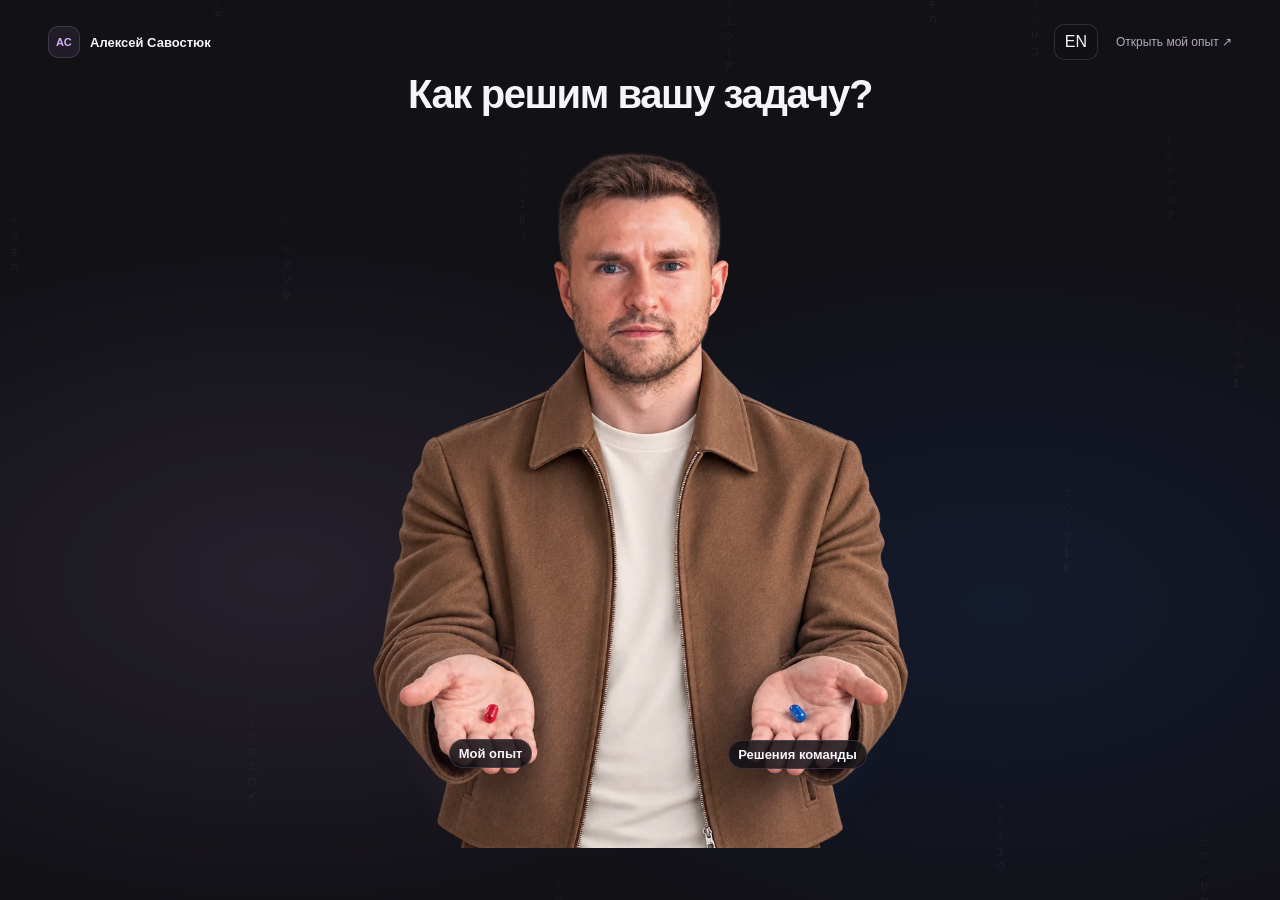
<file: index.html>
<!doctype html><html lang="ru"><head><meta charset="utf-8"><meta name="viewport" content="width=device-width,initial-scale=1"><meta name="description" content="Алексей Савостюк. Руководитель B2B-проектов: сайты, CRM и автоматизация. Единый контакт и ответственность за согласованный результат."><title>Алексей Савостюк | B2B-проекты, сайты и CRM</title><script data-cv-entry-gate>/* A new visit uses its own document. Deep links and explicit choices open CV. */
(() => {
 'use strict';
 const url=new URL(location.href);
 if(url.searchParams.get('game')==='dejavu'){
  const target=new URL(url.searchParams.get('view')==='team'?'dejavu.html':'aircat.html',url);
  const lang=url.hash.startsWith('#en')?'en':'ru';
  target.searchParams.set('lang',lang);
  target.searchParams.set('mode',url.searchParams.get('view')==='team'?'team':'personal');
  target.searchParams.set('return',url.hash||'#'+lang);
  location.replace(target.href);return;
 }
 if(location.protocol==='file:')return;
 if(url.searchParams.has('view')||url.searchParams.has('cv')||!['','#ru','#en'].includes(url.hash))return;
 try{if(sessionStorage.getItem('cv-matrix-choice-v1')==='chosen')return;}catch{}
 const target=new URL('enter.html',url);
 target.searchParams.set('lang',url.hash==='#en'?'en':'ru');
 location.replace(target.href);
})();
</script><link rel="stylesheet" href="cv-assets/styles.917bad839056.css"><meta name="theme-color" content="#111116"></head><body>







<a class="skip-link" href="#ru" data-skip>Перейти к содержанию</a> <div class="matrix-overlay" data-matrix-overlay hidden aria-hidden="true"><canvas data-matrix-rain></canvas><div class="matrix-terminal"><span data-matrix-command>// CONTEXT SWITCH</span><strong data-matrix-label>Решения команды</strong><div class="matrix-cat-track"><span><svg viewBox="0 0 80 48" fill="currentColor" aria-hidden="true"><path d="M12 37c-9-1-12-10-6-15 3-2 6 0 4 2-4 4-1 9 4 8l8-3c1-10 7-16 19-16l6 1 3-9 7 6 8-6 3 11c6 4 8 12 3 18l-5 4v7h-7l-2-8H38l-3 8h-7l2-9-11 1v8h-7z"/><path d="M55 20h3m6 0h3" stroke="var(--bg)" stroke-width="2" stroke-linecap="round"/></svg></span><span><svg viewBox="0 0 80 48" fill="currentColor" aria-hidden="true"><path d="M12 37c-9-1-12-10-6-15 3-2 6 0 4 2-4 4-1 9 4 8l8-3c1-10 7-16 19-16l6 1 3-9 7 6 8-6 3 11c6 4 8 12 3 18l-5 4v7h-7l-2-8H38l-3 8h-7l2-9-11 1v8h-7z"/><path d="M55 20h3m6 0h3" stroke="var(--bg)" stroke-width="2" stroke-linecap="round"/></svg></span></div></div></div>
 <div class="matrix-live" data-matrix-live role="status" aria-live="polite" aria-atomic="true"></div><div class="shell"><header class="site-header">
      <a class="brand" href="#ru" aria-label="Алексей Савостюк — начало резюме"><span class="brand-mark" aria-hidden="true">АС</span><svg class="team-brand-logo" data-team-logo hidden aria-hidden="true" focusable="false" xmlns="http://www.w3.org/2000/svg" width="255" height="48" viewBox="0 0 255 48" fill="none"><path d="M61.5999 0.5V0.400002H57.4999L47.3999 18.5H51.2999L59.4999 3.7L67.7999 18.5H71.5999L61.5999 0.5Z" fill="#2215F9" />
<path d="M202.7 0.400002L194.5 15.3L186.2 0.5V0.400002H182.4L192.4 18.5H196.5L206.5 0.5L206.6 0.400002H202.7Z" fill="#2215F9" />
<path d="M15.7 3.8C13.8 3.3 11.8 3.10001 9.7 3.10001C7.6 3.10001 6.1 3.30001 5.3 3.60001C4.5 3.90001 4.1 4.6 4.1 5.5C4.1 6.3 4.4 6.80001 5.1 7.10001C5.8 7.40001 7.2 7.6 9.4 7.8C14.6 8.2 16.8 9.8 16.8 13.2C16.8 15.3 16 16.8 14.6 17.6C13.1 18.5 10.7 18.9 7.3 18.9C4.6 18.9 2.3 18.7 0.5 18.2L1.2 15.1C3 15.6 5 15.8 7.2 15.8C9.3 15.8 10.8 15.6 11.6 15.3C12.4 15 12.8 14.3 12.8 13.4C12.8 11.9 12 11.3 7.2 10.9C2.3 10.6 0 9.1 0 5.9C0 1.7 3 0 9.5 0C12.2 0 14.4 0.200005 16.1 0.700005L15.7 3.8Z" fill="black" />
<path d="M35.5999 3.4V18.5H31.9V3.4H24.2V0.400002H43.4V3.4H35.5999Z" fill="black" />
<path d="M95.1001 0.600007L94.6001 3.70001C93.3001 3.30001 91.7001 3.20001 89.8001 3.20001C88.8001 3.20001 88.0001 3.2 87.4001 3.3C86.2001 3.4 84.8001 3.70001 84.2001 4.20001C83.1001 5.10001 82.6001 6.6 82.6001 9.4C82.6001 12.2 83.0001 13.8 84.2001 14.7C85.4001 15.6 86.9001 15.8 89.8001 15.8C91.7001 15.8 93.3001 15.6 94.6001 15.3L95.1001 18.4C93.3001 18.8 91.3001 19 89.0001 19C85.4001 19 82.9001 18.4 81.2001 17C79.4001 15.5 78.6001 13.1 78.6001 9.4C78.6001 5.7 79.4001 3.3 81.2001 2C83.0001 0.600001 85.4001 0.100007 89.0001 0.100007C91.2001 7.32392e-06 93.3001 0.200007 95.1001 0.600007Z" fill="black" />
<path d="M109.2 18.5H105.6V0.400002H109.2V18.5ZM119.5 18.5C117.3 15.7 115.3 13.5 113.5 11.9C111.7 10.2 110.3 9.3 109.4 9C110.4 8.5 111.7 7.4 113.5 5.9C115.3 4.4 117.1 2.5 118.9 0.400002H123.6C121.6 2.6 119.8 4.4 118.2 5.9C116.6 7.4 115.4 8.3 114.7 8.7C115.5 9.1 116.7 10.1 118.5 11.8C120.3 13.5 122.2 15.7 124.3 18.4H119.5V18.5Z" fill="black" />
<path d="M134.4 0.400002H138.1V15.6H148.9V18.5H134.4V0.400002Z" fill="black" />
<path d="M159 0.400002H175V3.4H162.7V7.60001H171.5V10.5H162.7V15.6H175V18.5H159V0.400002Z" fill="black" />
<path d="M213.9 0.400002H229.9V3.4H217.6V7.60001H226.4V10.5H217.6V15.6H229.9V18.5H213.9V0.400002Z" fill="black" />
<path d="M240 0.400002H243.6V15.6H254.5V18.5H240V0.400002Z" fill="black" />
<path d="M14.7999 39.6H9.7999V36.7H18.5999V46.9C16.6999 47.4 13.9999 47.6 10.7999 47.6C7.1999 47.6 4.6999 47 2.9999 45.6C1.1999 44.1 0.399902 41.7 0.399902 38C0.399902 34.3 1.2999 31.9 3.1999 30.5C5.0999 29.3 7.4999 28.8 11.3999 28.8C14.0999 28.8 16.2999 29 18.0999 29.3L17.4999 32.4C16.9999 32.3 16.0999 32.2 14.7999 32C13.4999 31.9 12.4999 31.8 11.6999 31.8C10.6999 31.8 9.7999 31.8 9.1999 31.9C7.8999 32 6.5999 32.3 5.8999 32.9C4.7999 33.8 4.2999 35.3 4.2999 38.1C4.2999 40.9 4.6999 42.5 5.8999 43.4C7.0999 44.3 8.5999 44.5 11.4999 44.5C12.6999 44.5 13.7999 44.4 14.7999 44.2V39.6Z" fill="black" />
<path d="M26.3 29.2H37.9001C40.1001 29.2 41.7 29.7 42.6 30.6C43.5 31.5 44 32.8 44 34.5C44 37.7 42.1 39.4 38.2001 39.5C38.9001 39.7 39.8001 40.4 40.9001 41.6C42.0001 42.8 43.6 44.7 45.8 47.4H41C39.1 44.9 37.6 43.1 36.5 42.1C35.4 41.1 34.5 40.5 33.6 40.5H30V47.4H26.4V29.2H26.3ZM29.9 32.1V37.6H36C38.5 37.6 39.7001 37.1 39.7001 35C39.7001 33 38.8 32.2 36.8 32.2H29.9V32.1Z" fill="black" />
<path d="M69.5001 30.7C71.4001 32.1 72.2001 34.5 72.2001 38.1C72.2001 41.8 71.4001 44.3 69.6001 45.7C67.8001 47.1 65.3001 47.7 61.7001 47.7C58.0001 47.7 55.6001 47.2 53.8001 45.7C52.0001 44.2 51.1001 41.8 51.1001 38.1C51.1001 34.5 51.9001 32 53.7001 30.7C55.6001 29.3 57.9001 28.8 61.6001 28.8C65.3001 28.8 67.7001 29.3 69.5001 30.7ZM66.2001 43.9C67.8001 43 68.1001 41.4 68.2001 38.1C68.2001 35.3 68.0001 33.8 66.9001 32.9C66.4001 32.4 65.7001 32.1 64.9001 32C64.1001 31.9 63.0001 31.8 61.6001 31.8C59.3001 31.8 58.1001 31.9 57.0001 32.4C55.4001 33.2 55.1001 34.7 55.0001 38.1C55.0001 43.6 56.3001 44.5 61.6001 44.5C63.9001 44.6 65.2001 44.4 66.2001 43.9Z" fill="black" />
<path d="M97.7001 29.2V41.8C97.7001 44 96.9001 45.6 95.4001 46.4C93.9001 47.2 91.5001 47.6 88.4001 47.6C85.3001 47.6 82.9001 47.2 81.4001 46.4C79.9001 45.6 79.1001 44 79.1001 41.8V29.2H82.8001V39.7C82.8001 40.8 82.9001 41.6 82.9001 42.1C83.0001 42.6 83.2001 43.1 83.6001 43.5C84.4001 44.3 85.7001 44.5 88.4001 44.5C91.1001 44.5 92.4001 44.3 93.2001 43.5C93.6001 43.1 93.8001 42.6 93.9001 42.1C94.0001 41.6 94.0001 40.8 94.0001 39.7V29.2H97.7001Z" fill="black" />
<path d="M109.2 47.3H105.6V29.2H117.3C121.3 29.2 123.3 31.5 123.3 35.4C123.3 37.1 122.8 38.5 121.8 39.6C120.8 40.7 119.3 41.3 117.4 41.3H109.3V47.3H109.2ZM115.9 38.5C118 38.5 119.1 37.5 119.1 35.4C119.1 33.2 118.1 32.1 116 32.1H109.2V38.5H115.9Z" fill="black" />
</svg><span data-brand-name>Алексей Савостюк</span></a>
      <button class="mode-control" type="button" role="switch" aria-checked="false" aria-label="Решения команды" aria-controls="ru-team-cv en-team-cv" data-mode-switch><span data-mode-personal>Мой опыт</span><span class="mode-track" aria-hidden="true"><span class="mode-thumb"></span></span><span data-mode-team>Решения команды</span></button>
      <nav class="page-nav" aria-label="Разделы резюме"><a href="#ru-experience" data-nav="experience">Опыт</a><a href="#ru-results" data-nav="results">Портфолио</a><a href="#ru-skills" data-nav="skills">Компетенции</a><a href="#ru-working" data-nav="working">Как работаю</a></nav>
      <div class="header-tools"><nav class="language-nav" aria-label="Язык резюме"><a href="#ru" data-language="ru" lang="ru" hreflang="ru" aria-label="Русская версия" aria-current="true">RU</a><a href="#en" data-language="en" lang="en" hreflang="en" aria-label="English version">EN</a></nav><button type="button" class="print-button" data-print>Печать / PDF</button><a href="enter.html?lang=ru" class="matrix-entry-open" data-entry-open aria-label="Выбрать формат"><svg viewBox="0 0 24 24" fill="none" aria-hidden="true"><rect x="2" y="5" width="9" height="14" rx="4.5" stroke="currentColor" stroke-width="1.5"/><rect x="13" y="5" width="9" height="14" rx="4.5" stroke="currentColor" stroke-width="1.5"/><path d="M2 12h9m2 0h9" stroke="currentColor" stroke-width="1.5"/></svg></a><button type="button" class="mobile-menu-pill" data-mobile-menu-open aria-label="Меню · Мой опыт" aria-haspopup="dialog" aria-controls="mobile-menu"><span aria-hidden="true"><i></i><i></i><i></i></span></button></div>
    </header><main class="view" id="ru" lang="ru" tabindex="-1"><div class="personal-presentation" data-presentation="personal"><section class="hero" aria-labelledby="ru-name">
          <div class="hero-layout"><div class="hero-copy"><div class="eyebrow">САЙТЫ · CRM · АВТОМАТИЗАЦИЯ</div>
          <h1 id="ru-name" tabindex="-1">Алексей Савостюк</h1><p class="role">Руководитель B2B-проектов</p>
          <p class="intro">Развиваю B2B-сайты, настраиваю CRM и автоматизирую процессы. Отвечаю за полный цикл — от бизнес-задачи и требований до внедрения, контроля качества и передачи результата.</p><p class="experience-note experience-note-desktop">Восемь лет работаю с сайтами и цифровыми процессами в лизинговом бизнесе. Опыт в маркетинге и продажах помогает мне учитывать весь путь клиента: от выбора продукта до заявки и дальнейшего сопровождения.</p>
          <div class="hero-actions"><a class="contact-button" href="https://t.me/top1_finance" target="_blank" rel="noopener noreferrer">Написать в Telegram <span aria-hidden="true">↗</span></a><a class="secondary-button" href="#ru-results">Посмотреть проекты <span aria-hidden="true">↓</span></a></div></div>
          <aside class="profile-note"><details class="mobile-fold" data-mobile-fold="intro"><summary><span><strong>Один контакт на весь проект</strong><small>Опыт и ответственность за результат</small></span><span class="fold-chevron" aria-hidden="true"></span></summary><div class="mobile-fold-body"><span class="note-label">Работа со мной</span><h2>Один контакт на весь проект</h2><p>Со мной вы согласуете задачу, сроки и бюджет, обсуждаете изменения и принимаете результат. Я отвечаю за выполнение договорённостей и качество работы.</p><a href="https://t.me/top1_finance" target="_blank" rel="noopener noreferrer">@top1_finance <span aria-hidden="true">↗</span></a><p class="experience-note experience-note-mobile">Восемь лет работаю с сайтами и цифровыми процессами в лизинговом бизнесе. Опыт в маркетинге и продажах помогает мне учитывать весь путь клиента: от выбора продукта до заявки и дальнейшего сопровождения.</p></div></details></aside></div>
          <div class="business-needs"><h2>Задачи, с которыми помогаю</h2><div class="needs-grid"><article class="need-card"><h3><a class="mobile-need-link" data-mobile-filter="website" href="#ru-results">Сайты и B2B-каталоги<span aria-hidden="true">↗</span></a></h3><p>Структура сайта, техническая и продуктовая информация, удобный выбор и передача заказа в продажи.</p></article><article class="need-card"><h3><a class="mobile-need-link" data-mobile-filter="crm" href="#ru-results">CRM и процессы<span aria-hidden="true">↗</span></a></h3><p>Настройка CRM, обработка обращений, контроль задач и связь продаж с исполнением.</p></article><article class="need-card"><h3><a class="mobile-need-link" data-mobile-filter="documents" href="#ru-results">Документы и данные<span aria-hidden="true">↗</span></a></h3><p>Обработка документов, отчётность и автоматизация ручных операций в рабочих системах.</p></article></div></div>
          <p class="print-note">Сокращённая версия резюме. Полное портфолио доступно в HTML-версии.</p>
        <nav class="mobile-shortcuts" aria-label="Быстрый выбор"><a href="#ru-results">Проекты<span aria-hidden="true">↗</span></a><a href="#ru-skills">Компетенции<span aria-hidden="true">↗</span></a><a href="#ru-working">Формат работы<span aria-hidden="true">↗</span></a></nav></section><section class="section employment" id="ru-experience" aria-labelledby="ru-experience-title"><details class="mobile-fold" data-mobile-fold="experience"><summary><span><strong>Профессиональный опыт</strong><small>АВАНГАРД ЛИЗИНГ · 8 лет в компании</small></span><span class="fold-chevron" aria-hidden="true"></span></summary><div class="mobile-fold-body">
<div class="section-head"><h2 id="ru-experience-title">Профессиональный опыт</h2></div>
<article aria-labelledby="ru-employer"><div class="employment-heading"><div><span class="eyebrow">Текущее место работы</span><h3 id="ru-employer">ЗАО «АВАНГАРД ЛИЗИНГ»</h3><p class="employment-role">Развитие сайтов и цифровых процессов</p></div><p class="employment-tenure">8 лет · по настоящее время</p></div>
<p class="employment-intro">Развиваю цифровые инструменты лизинговой компании: корпоративный сайт, работу с обращениями и процессы взаимодействия с клиентами. Связываю задачи маркетинга и продаж с технической реализацией — от требований до проверки изменений на действующем сайте.</p><div class="employment-areas"><div class="employment-area"><h4>Корпоративный сайт и MODX</h4><p>Развиваю структуру и посадочные страницы, конструктор лендингов и редактирование через CMS. Вношу правки в HTML/CSS, шаблоны, чанки и сниппеты; проверяю адаптивность, формы и пользовательские сценарии. Веду перенос с MODX Evolution на Revolution.</p></div><div class="employment-area"><h4>Заявки, CRM и аналитика</h4><p>Связываю формы сайта с Битрикс24 и источниками обращений. Настраиваю события в Google Tag Manager, GA4 и Яндекс.Метрике; сверяю данные сайта с CRM. Прорабатываю этапы обработки, задачи и ответственность сотрудников.</p></div><div class="employment-area"><h4>Контент и поисковая видимость</h4><p>Провожу аудит посадочных страниц и точечные улучшения без полного редизайна. Работаю с заголовками, текстами, метаданными, изображениями и внутренними ссылками. Готовлю продуктовую информацию и документы к публикации.</p></div><div class="employment-area"><h4>Требования и внедрение</h4><p>Прорабатываю сценарии лизингового калькулятора и согласовываю расчётные параметры с финансовой командой. Организую реализацию, описываю настройки и критерии приёмки, проверяю результат и веду дальнейшее сопровождение.</p></div></div><p class="employment-links"><a href="https://www.linkedin.com/in/alexey-belarus/" target="_blank" rel="noopener noreferrer">Мой профиль в LinkedIn <span aria-hidden="true">↗</span></a></p></article>
</div></details></section><section class="section" id="ru-results"><details class="mobile-fold" data-mobile-fold="results"><summary><span><strong>Проекты и решения</strong><small>Кейсы, поиск по задаче и каталог автоматизаций</small></span><span class="fold-chevron" aria-hidden="true"></span></summary><div class="mobile-fold-body"><div class="section-head"><div><div class="eyebrow">Портфолио</div><h2>Портфолио</h2></div><p class="portfolio-caption">Проекты, мой вклад и результаты работы. Текущий статус указан в каждом кейсе.</p></div>
          <div class="portfolio-tools"><div class="search-field"><label for="ru-search">Поиск по портфолио</label><input id="ru-search" data-search type="search" placeholder="Например: теряются заявки" autocomplete="off" aria-describedby="ru-search-help"><p class="search-help" id="ru-search-help">Опишите задачу или выберите пример.</p></div><div class="filter-wrap"><span class="filter-label">Направление или инструмент</span><div class="tech" role="group" aria-label="Фильтр портфолио"><button type="button" data-filter="all" aria-pressed="true"><span>Все</span><span class="filter-count" aria-hidden="true"></span></button><button type="button" data-filter="website" aria-pressed="false"><span>Сайты</span><span class="filter-count" aria-hidden="true"></span></button><button type="button" data-filter="crm" aria-pressed="false"><span>CRM</span><span class="filter-count" aria-hidden="true"></span></button><button type="button" data-filter="ai" aria-pressed="false"><span>ИИ</span><span class="filter-count" aria-hidden="true"></span></button><button type="button" data-filter="bitrix24" aria-pressed="false"><span>Битрикс24</span><span class="filter-count" aria-hidden="true"></span></button><button type="button" data-filter="modx" aria-pressed="false"><span>MODX</span><span class="filter-count" aria-hidden="true"></span></button><button type="button" data-filter="documents" aria-pressed="false"><span>Документы</span><span class="filter-count" aria-hidden="true"></span></button><button type="button" data-filter="google-sheets" aria-pressed="false"><span>Google Sheets</span><span class="filter-count" aria-hidden="true"></span></button><button type="button" data-filter="telegram" aria-pressed="false"><span>Telegram</span><span class="filter-count" aria-hidden="true"></span></button></div></div><div class="search-examples" role="group" aria-labelledby="ru-search-examples"><span id="ru-search-examples">Примеры запросов</span><div class="query-buttons"><button type="button" data-query="Теряются заявки" aria-pressed="false" aria-label="Поиск во всём портфолио: Теряются заявки">Теряются заявки</button><button type="button" data-query="Обновить сайт" aria-pressed="false" aria-label="Поиск во всём портфолио: Обновить сайт">Обновить сайт</button><button type="button" data-query="Ручные отчёты" aria-pressed="false" aria-label="Поиск во всём портфолио: Ручные отчёты">Ручные отчёты</button><button type="button" data-query="Автоматизация документов" aria-pressed="false" aria-label="Поиск во всём портфолио: Автоматизация документов">Автоматизация документов</button><button type="button" data-query="B2B-каталог" aria-pressed="false" aria-label="Поиск во всём портфолио: B2B-каталог">B2B-каталог</button><button type="button" data-query="Контроль задач" aria-pressed="false" aria-label="Поиск во всём портфолио: Контроль задач">Контроль задач</button></div></div></div>
          <p class="filter-meta" data-result-count role="status" aria-live="polite" aria-atomic="true"></p>
          <div class="empty" data-empty hidden><p>Материалов по вашему запросу нет. Попробуйте другой запрос или сбросьте фильтры.</p><button type="button" class="secondary-button" data-reset>Сбросить фильтры</button></div><section class="portfolio-group" data-filter-group="projects" aria-labelledby="ru-projects-title"><details class="mobile-fold" data-mobile-fold="case-group"><summary><span><strong>Работа с заказчиками</strong><small>Кейсы и результаты</small></span><span class="fold-chevron" aria-hidden="true"></span></summary><div class="mobile-fold-body"><div class="portfolio-overview"><div class="portfolio-overview-copy"><h3 class="group-title" id="ru-projects-title">Работа с заказчиками</h3></div><figure class="cv-illustration" data-reading-illustration="site" role="img" aria-label="Схема адаптивного сайта: компьютер и мобильная версия"><svg viewBox="0 0 306 174" width="306" height="174" aria-hidden="true" focusable="false" fill="none" stroke="currentColor" stroke-width="1.5" stroke-linecap="round" stroke-linejoin="round"><rect class="illustration-soft" x="20" y="16" width="242" height="130" rx="20" stroke="none"/>
 <rect class="illustration-surface" x="14" y="20" width="224" height="124" rx="8"/>
 <path d="M14 42h224" opacity=".45"/><circle class="illustration-accent" cx="28" cy="31" r="2"/><circle class="illustration-ink" cx="37" cy="31" r="2" opacity=".4"/>
 <path d="M32 58h82M32 68h56M32 112h108M32 123h74" opacity=".5"/>
 <rect class="illustration-soft" x="151" y="56" width="67" height="43" rx="4"/>
 <rect class="illustration-accent" x="32" y="82" width="47" height="10" rx="3" opacity=".7"/>
 <rect class="illustration-surface" x="225" y="55" width="54" height="99" rx="9"/>
 <path d="M243 64h18M234 128h34M234 138h23" opacity=".45"/>
 <rect class="illustration-soft" x="234" y="78" width="36" height="31" rx="3"/><rect class="illustration-accent" x="234" y="115" width="24" height="6" rx="2" opacity=".7"/></svg></figure></div><div class="casegrid"><a class="case flagship" href="#ru-case-40" data-route="ru-case-40" data-tags="website bitrix24" data-kind="case" data-case-type="project" data-print-highlight="true" aria-label="Разбор проекта: ASSET LEASING AND FINANCE: управление и развитие сайта" data-project="alafin" data-search-terms="корпоративный B2B сайт развитие сопровождение поддержка обновить сайт доработать сайт обновление контента структура продуктовые страницы услуги лизинг калькулятор формы документы новости CMS; corporate B2B website development maintenance support update website improve site product pages services leasing calculator forms documents news content structure CMS"><span class="meta">Корпоративный сайт · в работе</span><h4>ASSET LEASING AND FINANCE</h4><p>Развитие и сопровождение корпоративного сайта: структура, контент, доработки и проверка изменений.</p><span class="open">Разбор проекта ↗</span></a><a class="case" href="#ru-case-8" data-tags="website modx crm bitrix24 documents analytics seo html css" data-route="ru-case-8" data-kind="case" data-case-type="project" data-print-highlight="true" aria-label="Разбор задачи: Корпоративный сайт на MODX" data-project="finance-site" data-search-terms="корпоративный B2B сайт MODX модх модкс Evolution Evo Revolution Revo обновить сайт доработать сайт исправить сайт точечные правки без полного редизайна аудит сайта устаревший сайт неудобный сайт HTML CSS верстка адаптив мобильная версия посадочные страницы лендинг формы заявки теряются заявки не доходят не попадают в CRM интеграция Bitrix24 Битрикс24 SEO поисковое продвижение аналитика миграция перенос сайта; corporate B2B website MODX Evolution Evo Revolution Revo update website improve existing site targeted fixes without full redesign website audit HTML CSS markup responsive mobile landing pages forms lost leads missing enquiries CRM Bitrix24 integration SEO analytics site migration"><span class="meta status">Финансовые услуги · развитие сайта</span><h4>Корпоративный сайт на MODX</h4><p>Развивал сайт лизинговой компании: конструктор лендингов, формы и CRM, аналитика, SEO и контент. Веду перенос на MODX Revolution.</p><span class="open">Разбор проекта ↗</span></a><a class="case" href="#ru-case-2" data-tags="website" data-route="ru-case-2" data-kind="case" data-case-type="project" data-print-highlight="true" aria-label="Разбор проекта: Лизинговый калькулятор" data-project="finance-site" data-search-terms="калькулятор лизинга расчет стоимости платежей график параметры условия ошибки подсказки сайт форма заявка передача расчета менеджеру требования техническое задание; leasing calculator cost calculation payments schedule terms validation errors hints website enquiry form sales handoff requirements specification"><span class="meta ">Продукт · требования и координация</span><h4>Лизинговый калькулятор</h4><p>Согласованные сценарии расчёта, параметры и требования к передаче данных менеджеру.</p><span class="open">Разбор проекта ↗</span></a><a class="case" href="#ru-case-6" data-tags="crm" data-route="ru-case-6" data-kind="case" data-case-type="project" data-print-highlight="true" aria-label="Разбор проекта: CRM: от сделки до исполнения" data-project="finance-site" data-search-terms="CRM срм организация продаж процесс сделки этапы задачи контроль задач ответственные непонятно кто отвечает забывают задачи исполнение согласования регламент инструкции внедрение пилот; CRM sales workflow deal stages task tracking task control ownership unclear responsibilities missed tasks delivery approvals instructions implementation pilot"><span class="meta ">Операции · процессы и команда</span><h4>CRM: от сделки до исполнения</h4><p>Этапы сделки связаны с задачами и ответственными; подготовлены инструкции и проведён пилот на одной команде.</p><span class="open">Разбор проекта ↗</span></a><a class="case" href="#ru-case-7" data-tags="crm" data-route="ru-case-7" data-kind="case" data-case-type="project" data-print-highlight="true" aria-label="Разбор проекта: Маркетинговая отчётность" data-project="finance-site" data-search-terms="маркетинговая аналитика ручные отчеты ручная отчетность ручной сбор данных реклама расходы выручка источники заявок лиды продажи сверка CRM данные расходятся эффективность рекламы непонятно откуда заявки; marketing analytics manual reports manual reporting data collection advertising spend revenue lead sources sales CRM reconciliation inconsistent data advertising performance"><span class="meta ">Маркетинг · данные и управление</span><h4>Маркетинговая отчётность</h4><p>Согласованные определения показателей и управленческий отчёт со сверкой данных CRM.</p><span class="open">Разбор проекта ↗</span></a><a class="case" href="#ru-case-1" data-tags="website documents" data-route="ru-case-1" data-kind="case" data-case-type="project" data-print-highlight="false" aria-label="Разбор проекта: Продуктовая информация и документы" data-project="finance-site" data-search-terms="сайт продуктовые страницы техническая информация условия тарифы документы обновить сайт обновление контента устаревшие документы актуальные версии навигация найти информацию структура CMS форма обратной связи; website product pages technical information terms pricing documents update website content updates outdated documents current versions navigation find information CMS contact form"><span class="meta ">Лизинг · контент и CMS</span><h4>Продуктовая информация и документы</h4><p>Структурированные продуктовые материалы, порядок согласования версий и шаблоны публикаций.</p><span class="open">Разбор проекта ↗</span></a><a class="case" href="#ru-case-3" data-tags="website" data-route="ru-case-3" data-kind="case" data-case-type="project" data-print-highlight="false" aria-label="Разбор проекта: B2B-заказ в большом каталоге" data-project="commerce" data-search-terms="B2B б2б сайт интернет магазин большой каталог каталог продукции товаров неудобный каталог поиск выбор товара корпоративный заказ оформить заказ реквизиты компании форма заявки передача заказа отделу продаж требования; B2B website online store large product catalogue catalog difficult product selection corporate ordering checkout company details enquiry form sales handoff requirements"><span class="meta ">Электронная коммерция · B2B</span><h4>B2B-заказ в большом каталоге</h4><p>Комплект требований к B2B-заказу, спецификации форм и материалы для отдела продаж.</p><span class="open">Разбор проекта ↗</span></a><a class="case" href="#ru-case-4" data-tags="website" data-route="ru-case-4" data-kind="case" data-case-type="project" data-print-highlight="false" aria-label="Разбор проекта: Оформление заказа" data-project="commerce" data-search-terms="интернет магазин сайт оформление заказа корзина checkout покупатель не завершает заказ сложная форма неудобная форма ошибки в форме платежи оплата мобильный заказ подсказки поля контакты улучшить конверсию; online store website checkout cart abandoned checkout incomplete orders complicated form form errors payment mobile ordering hints fields contact details improve conversion"><span class="meta ">Электронная коммерция · пользовательский путь</span><h4>Оформление заказа</h4><p>Требования к оформлению заказа и проверки мобильного сценария и передачи данных.</p><span class="open">Разбор проекта ↗</span></a><a class="case" href="#ru-case-5" data-tags="website" data-route="ru-case-5" data-kind="case" data-case-type="project" data-print-highlight="false" aria-label="Разбор проекта: Текстовый чат экспертного сервиса" data-project="expert-service" data-search-terms="чат консультации эксперт специалист клиент ждет ответа ожидание очередь онлайн сервис передача диалога статус обращения доступность специалиста сообщения оператор; expert consultation chat online service client waiting for reply queue conversation handoff enquiry status specialist availability operator messages"><span class="meta ">Сервис · клиентская поддержка</span><h4>Текстовый чат экспертного сервиса</h4><p>Описание логики чата, служебные сообщения и правила работы с диалогами.</p><span class="open">Разбор проекта ↗</span></a></div></div></details></section><section class="portfolio-group project-tasks" data-filter-group="projects" aria-labelledby="ru-modx-tasks-title"><details class="mobile-fold" data-mobile-fold="case-group"><summary><span><strong>MODX: отдельные задачи</strong><small>Кейсы и результаты</small></span><span class="fold-chevron" aria-hidden="true"></span></summary><div class="mobile-fold-body"><div class="portfolio-overview"><div class="portfolio-overview-copy"><h3 class="group-title" id="ru-modx-tasks-title">MODX: отдельные задачи</h3><p class="portfolio-caption">Короткие кейсы для конкретного запроса: вёрстка, CMS, формы, аналитика, аудит и сопровождение.</p></div><figure class="cv-illustration" data-reading-illustration="modules" role="img" aria-label="Схема доработок сайта: страницы, формы и интеграции"><svg viewBox="0 0 306 174" width="306" height="174" aria-hidden="true" focusable="false" fill="none" stroke="currentColor" stroke-width="1.5" stroke-linecap="round" stroke-linejoin="round"><rect class="illustration-surface" x="15" y="21" width="114" height="128" rx="8"/>
 <path d="M15 43h114" opacity=".45"/><path d="M29 33h40"/>
 <rect class="illustration-soft" x="29" y="58" width="86" height="27" rx="4"/><path d="M40 71h54" opacity=".6"/>
 <rect class="illustration-soft" x="29" y="97" width="36" height="36" rx="4"/><rect class="illustration-soft" x="77" y="97" width="38" height="36" rx="4"/>
 <path d="M137 85h26M158 80l6 5-6 5" opacity=".6"/>
 <rect class="illustration-surface" x="175" y="32" width="104" height="32" rx="6"/><rect class="illustration-surface" x="175" y="77" width="104" height="32" rx="6"/><rect class="illustration-surface" x="175" y="122" width="104" height="32" rx="6"/>
 <circle class="illustration-accent" cx="190" cy="48" r="3"/><path d="M202 48h57" opacity=".5"/>
 <path d="M186 93l4 4 7-8M186 138l4 4 7-8"/><path d="M207 93h51M207 138h36" opacity=".5"/></svg></figure></div><div class="casegrid"><a class="case" data-route="ru-case-41" href="#ru-case-41" data-tags="website modx html css" data-print-highlight="false" aria-label="Разбор задачи: Лендинги на MODX: конструктор и вёрстка" data-project="finance-site" data-search-terms="MODX HTML CSS верстка адаптив мобильная версия обновить сайт доработать сайт лендинг посадочная страница конструктор страниц блоки CMS шаблон чанк PHP сниппет карточки FAQ фиксированная панель действий без полного редизайна; MODX HTML CSS markup responsive mobile update website improve site landing page page builder blocks CMS template chunk PHP snippet cards FAQ sticky action bar without full redesign"><div class="meta">MODX · выполненные работы</div><h4>Лендинги на MODX: конструктор и вёрстка</h4><p>HTML/CSS, адаптивные блоки и настройка содержимого через CMS.</p><span class="open">Разбор задачи ↗</span></a><a class="case" data-route="ru-case-42" href="#ru-case-42" data-tags="website modx crm bitrix24" data-print-highlight="false" aria-label="Разбор задачи: Формы сайта и связь с Битрикс24" data-project="finance-site" data-search-terms="сайт MODX формы заявок заявки теряются заявки не доходят не попадают в CRM заявок форма сложная неудобная ошибки в форме поля валидация Bitrix24 Битрикс24 интеграция передача данных заявка с сайта контекст клиента; website MODX enquiry forms lost leads missing enquiries leads not reaching CRM complicated form form errors fields validation Bitrix24 integration website enquiries data handoff client context"><div class="meta">MODX · выполненные работы</div><h4>Формы сайта и связь с Битрикс24</h4><p>Семь конфигураций форм, поля обращения, источник и сообщения пользователю.</p><span class="open">Разбор задачи ↗</span></a><a class="case" data-route="ru-case-43" href="#ru-case-43" data-tags="website modx seo" data-print-highlight="false" aria-label="Разбор задачи: SEO-аудит 3 163 страниц" data-project="finance-site" data-search-terms="сайт MODX SEO аудит сайта поисковое продвижение плохо находят в поиске проверка страниц title H1 заголовки canonical дубли страниц перелинковка структура контент изображения технические ошибки; website MODX SEO site audit search visibility page checks title H1 headings canonical duplicate pages internal links structure content images technical issues"><div class="meta">MODX · выполненные работы</div><h4>SEO-аудит 3 163 страниц</h4><p>Постраничная оценка структуры, содержимого и технических параметров.</p><span class="open">Разбор задачи ↗</span></a><a class="case" data-route="ru-case-44" href="#ru-case-44" data-tags="website modx content" data-print-highlight="false" aria-label="Разбор задачи: Точечное обновление 38 живых страниц" data-project="finance-site" data-search-terms="сайт MODX обновить сайт доработать сайт исправить сайт точечные правки косметический ремонт без полного редизайна устаревший контент title H1 заголовки SEO текст изображение WebP alt URL живой сайт обновление страниц проверка форм; website MODX update website improve existing site targeted fixes cosmetic improvements without full redesign outdated content title H1 headings SEO copy image WebP alt URL live website page updates form checks"><div class="meta">MODX · выполненные работы</div><h4>Точечное обновление 38 живых страниц</h4><p>Заголовки, тексты, изображения и CTA без полного редизайна.</p><span class="open">Разбор задачи ↗</span></a><a class="case" data-route="ru-case-45" href="#ru-case-45" data-tags="website modx crm bitrix24 analytics" data-print-highlight="false" aria-label="Разбор задачи: Аналитика заявок и сверка с CRM" data-project="finance-site" data-search-terms="сайт MODX заявки теряются заявки заявки не доходят в CRM непонятно откуда приходят заявки не понимаю откуда заявки аналитика источники заявок отслеживание лидов события формы звонки клики Bitrix24 Битрикс24 GTM GA4 Google Analytics Яндекс Метрика качество лидов; website MODX lost leads missing enquiries CRM enquiry sources lead tracking unknown lead sources analytics form events phone clicks Bitrix24 GTM GA4 Google Analytics Yandex Metrica lead quality"><div class="meta">MODX · выполненные работы</div><h4>Аналитика заявок и сверка с CRM</h4><p>GTM, GA4, Яндекс.Метрика и связь обращений со страницами сайта.</p><span class="open">Разбор задачи ↗</span></a><a class="case" data-route="ru-case-46" href="#ru-case-46" data-tags="website modx documents" data-print-highlight="false" aria-label="Разбор задачи: Документация и технический аудит MODX" data-project="finance-site" data-search-terms="сайт MODX технический аудит документация техническое задание требования таблицы спецификации техническая информация HTML CSS JS PHP шаблоны чанки сниппеты поля формы интеграция CRM аналитика тестирование проверка изменений; website MODX technical audit documentation specification requirements tables technical information HTML CSS JS PHP templates chunks snippets fields forms CRM integration analytics testing change checks"><div class="meta">MODX · выполненные работы</div><h4>Документация и технический аудит MODX</h4><p>Технические спецификации, таблицы настроек CMS и критерии проверки.</p><span class="open">Разбор задачи ↗</span></a><a class="case" data-route="ru-case-47" href="#ru-case-47" data-tags="website modx migration" data-print-highlight="false" aria-label="Разбор задачи: MODX: Evolution → Revolution" data-project="finance-site" data-search-terms="сайт MODX Evolution Evo Revolution Revo миграция перенос переезд обновление CMS тестовая среда совместимость структура контент файлы сохранить URL SEO ссылки печатные версии откат; website MODX Evolution Evo Revolution Revo migration move CMS upgrade test environment compatibility structure content files preserve URL SEO links print rollback"><div class="meta">MODX · в работе</div><h4>MODX: Evolution → Revolution</h4><p>Перенос структуры, контента и функций с проверкой совместимости. В работе.</p><span class="open">Разбор задачи ↗</span></a></div></div></details></section><section class="portfolio-group" data-filter-group="personal" aria-labelledby="ru-personal-title"><details class="mobile-fold" data-mobile-fold="case-group"><summary><span><strong>Личные проекты</strong><small>Кейсы и результаты</small></span><span class="fold-chevron" aria-hidden="true"></span></summary><div class="mobile-fold-body"><div class="portfolio-overview"><div class="portfolio-overview-copy"><h3 class="group-title" id="ru-personal-title">Личные проекты</h3></div><figure class="cv-illustration" data-reading-illustration="documents" role="img" aria-label="Схема обработки документов: исходный файл, обработка, результат"><svg viewBox="0 0 306 174" width="306" height="174" aria-hidden="true" focusable="false" fill="none" stroke="currentColor" stroke-width="1.5" stroke-linecap="round" stroke-linejoin="round"><rect class="illustration-soft" x="17" y="34" width="71" height="98" rx="7" stroke="none"/>
 <rect class="illustration-surface" x="27" y="25" width="71" height="98" rx="7"/>
 <path d="M42 47h30M42 60h40M42 73h35M42 95h18" opacity=".55"/>
 <path d="M110 83h26M130 78l6 5-6 5" opacity=".6"/>
 <rect class="illustration-surface" x="148" y="55" width="47" height="55" rx="10"/><path d="M171 66v12M165 72h12M160 96h23"/>
 <path d="M207 83h23M224 78l6 5-6 5" opacity=".6"/>
 <rect class="illustration-surface" x="243" y="32" width="42" height="99" rx="7"/><path d="M253 50h23M253 63h23M253 76h16" opacity=".55"/>
 <path d="M254 106l6 6 13-17"/>
 <circle class="illustration-accent" cx="171" cy="83" r="3"/></svg></figure></div><div class="casegrid"><a class="case personal-card" href="#ru-case-39" data-tags="documents ai crm" data-route="ru-case-39" data-kind="case" data-case-type="personal" data-print-highlight="true" aria-label="Разбор проекта: Распознавание и перевод документов" data-project="independent" data-search-terms="документы автоматизация документов распознать распознавание текста OCR фото скан PDF Word перевод документов узбекский русский ручной ввод данных перепечатка текста обработка документов CRM чат; document automation processing text recognition OCR photo scan PDF Word document translation Uzbek Russian manual data entry retyping CRM chat"><span class="meta personal-badge">Личный проект</span><h4>Распознавание и перевод документов</h4><p>Распознавание и перевод документов с узбекского на русский по файлу, отправленному во внутренний чат CRM заказчика.</p><span class="open">Разбор проекта ↗</span></a><a class="case personal-card" href="#ru-case-37" data-tags="website" data-route="ru-case-37" data-kind="case" data-case-type="personal" data-print-highlight="false" aria-label="Разбор проекта: STEMX.PRO: развитие проекта с нуля до этапа ICO" data-project="stemx" data-search-terms="спортивная платформа спорт футбольные команды статистика данные сайт токен токенизация ICO крипто запуск продукта; sports platform football teams statistics data website token tokenisation tokenization ICO crypto product launch"><span class="meta personal-badge">Личный проект</span><h4>STEMX.PRO</h4><p>Участие в создании и развитии платформы спортивных токенов с самого начала до этапа ICO.</p><span class="open">Разбор проекта ↗</span></a><a class="case personal-card" href="#ru-case-38" data-tags="telegram" data-route="ru-case-38" data-kind="case" data-case-type="personal" data-print-highlight="false" aria-label="Разбор проекта: TDefender_bot: модерация Telegram-сообществ" data-project="independent" data-search-terms="Telegram телеграм бот модерация группы чата спам антиспам боты проверка новых участников нарушители мут бан автоматическая модерация; Telegram bot group chat moderation spam anti spam new member checks mute ban automated moderation"><span class="meta personal-badge">Личный проект</span><h4>TDefender_bot: модерация Telegram-сообществ</h4><p>Проверка новых участников, антиспам, муты и баны для управления Telegram-чатом.</p><span class="open">Разбор проекта ↗</span></a></div></div></details></section><section class="portfolio-group automation-group" data-filter-group="automations" aria-labelledby="ru-automations-title"><details class="automation-panel"><summary><span><span class="note-label">Каталог решений</span><span class="automation-title" id="ru-automations-title">Автоматизации в Битрикс24</span></span><span class="automation-count" data-automation-count>26 решений</span></summary><p class="automation-context">Решения в рамках работы с ASSET LEASING AND FINANCE: CRM, документы, задачи команды и коммуникации.</p><div class="casegrid automation-grid"><a class="case implementation-card" data-tags="bitrix24 crm ai" data-route="ru-case-9" href="#ru-case-9" data-kind="case" data-case-type="bitrix24" data-print-highlight="false" aria-label="Разбор проекта: ИИ-классификация обращений" data-project="alafin" data-search-terms="ИИ искусственный интеллект AI CRM сортировка классификация обращений ручная обработка лидов горячие теплые холодные заявки приоритет менеджер клиент ждет; AI artificial intelligence CRM enquiry classification triage manual lead processing hot warm cold leads priority manager client waiting"><div class="meta implementation-badge">Внедрение в Битрикс24</div><h4>ИИ-классификация обращений</h4><p>ИИ распределяет новые лиды по качеству и сохраняет результат в CRM.</p><div class="techline">Bitrix24</div></a><a class="case implementation-card" data-tags="bitrix24 crm ai" data-route="ru-case-10" href="#ru-case-10" data-kind="case" data-case-type="bitrix24" data-print-highlight="false" aria-label="Разбор проекта: ИИ-описания товаров" data-project="alafin" data-search-terms="ИИ AI каталог товары карточки товаров пустые описания некачественные тексты наполнить каталог контент копирайтинг генерация описаний ручная подготовка текстов; AI product catalogue catalog product cards missing descriptions poor copy catalogue content copywriting description generation manual writing"><div class="meta implementation-badge">Внедрение в Битрикс24</div><h4>ИИ-описания товаров</h4><p>Подготовка описаний для товаров, у которых текст отсутствует или требует доработки.</p><div class="techline">Bitrix24</div></a><a class="case implementation-card" data-tags="bitrix24 crm ai" data-route="ru-case-11" href="#ru-case-11" data-kind="case" data-case-type="bitrix24" data-print-highlight="false" aria-label="Разбор проекта: Внутренний ИИ-чат-бот" data-project="alafin" data-search-terms="ИИ AI внутренний чат бот сотрудники одинаковые вопросы повторяющиеся вопросы HR кадровая служба инструкции процедуры шаблон договора статус сделки отпуск; AI internal chatbot employees repeated questions HR helpdesk instructions procedures contract template deal status leave"><div class="meta implementation-badge">Внедрение в Битрикс24</div><h4>Внутренний ИИ-чат-бот</h4><p>Ответы на повторяющиеся вопросы сотрудников об отпуске, документах и статусах сделок.</p><div class="techline">Bitrix24</div></a><a class="case implementation-card" data-tags="bitrix24 crm ai" data-route="ru-case-12" href="#ru-case-12" data-kind="case" data-case-type="bitrix24" data-print-highlight="false" aria-label="Разбор проекта: ИИ-извлечение данных из текста" data-project="alafin" data-search-terms="ИИ AI извлечение контактов данных из текста CRM телефон email электронная почта ручной ввод ручное копирование переписка письмо комментарий заполнение карточки; AI contact data extraction text CRM phone email manual data entry copying messages correspondence comments populate contact records"><div class="meta implementation-badge">Внедрение в Битрикс24</div><h4>ИИ-извлечение данных из текста</h4><p>Извлечение телефонов и адресов электронной почты из сообщений в свободной форме.</p><div class="techline">Bitrix24</div></a><a class="case implementation-card" data-tags="bitrix24 crm" data-route="ru-case-13" href="#ru-case-13" data-kind="case" data-case-type="bitrix24" data-print-highlight="false" aria-label="Разбор проекта: Чат-ассистент CRM" data-project="alafin" data-search-terms="CRM чат ассистент бот статус сделки контакты клиента поиск информации менеджер переключение между окнами карточки сделки; CRM chat assistant bot deal status client contacts information lookup manager switching windows deal records"><div class="meta implementation-badge">Внедрение в Битрикс24</div><h4>Чат-ассистент CRM</h4><p>Доступ к статусам сделок и контактам клиентов из чата.</p><div class="techline">Bitrix24 / CRM</div></a><a class="case implementation-card" data-tags="bitrix24 crm" data-route="ru-case-14" href="#ru-case-14" data-kind="case" data-case-type="bitrix24" data-print-highlight="false" aria-label="Разбор проекта: Ежедневный CRM-дайджест" data-project="alafin" data-search-terms="CRM ежедневная сводка дайджест ручные отчеты ручной сбор данных контроль продаж зависшие сделки руководитель общая картина сделок; CRM daily summary digest manual reports manual data collection sales overview stalled deals manager pipeline visibility"><div class="meta implementation-badge">Внедрение в Битрикс24</div><h4>Ежедневный CRM-дайджест</h4><p>Ежедневная сводка по активным и зависшим сделкам.</p><div class="techline">Bitrix24 / CRM</div></a><a class="case implementation-card" data-tags="bitrix24 crm" data-route="ru-case-15" href="#ru-case-15" data-kind="case" data-case-type="bitrix24" data-print-highlight="false" aria-label="Разбор проекта: Скоринг лидов" data-project="alafin" data-search-terms="CRM скоринг лидов оценка приоритет заявок горячие клиенты очередь обработка лидов отдел продаж менеджер кому звонить первым; CRM lead scoring qualification priority hot leads enquiry queue lead processing sales team who to call first"><div class="meta implementation-badge">Внедрение в Битрикс24</div><h4>Скоринг лидов</h4><p>Приоритизация лидов вместо обработки только по времени поступления.</p><div class="techline">Bitrix24 / CRM</div></a><a class="case implementation-card" data-tags="bitrix24 crm" data-route="ru-case-16" href="#ru-case-16" data-kind="case" data-case-type="bitrix24" data-print-highlight="false" aria-label="Разбор проекта: Прогнозирование продаж" data-project="alafin" data-search-terms="CRM прогноз продаж планирование выручки месячная выручка ручной сбор данных сделки ожидаемые продажи план продаж; CRM sales forecast revenue planning monthly revenue manual data collection deals expected sales sales plan"><div class="meta implementation-badge">Внедрение в Битрикс24</div><h4>Прогнозирование продаж</h4><p>Сводная оценка ожидаемых продаж на основе данных сделок.</p><div class="techline">Bitrix24 / CRM</div></a><a class="case implementation-card" data-tags="bitrix24 crm" data-route="ru-case-17" href="#ru-case-17" data-kind="case" data-case-type="bitrix24" data-print-highlight="false" aria-label="Разбор проекта: Устранение дублей" data-project="alafin" data-search-terms="CRM дубли дубль дублей повторные карточки контакты компании очистка базы почистить базу избавиться от дублей клиентская база неактуальные данные; CRM duplicates duplicate records contacts companies data cleanup clean database deduplication outdated customer data"><div class="meta implementation-badge">Внедрение в Битрикс24</div><h4>Устранение дублей</h4><p>Работа с дублирующимися контактами и компаниями в CRM.</p><div class="techline">Bitrix24 / CRM</div></a><a class="case implementation-card" data-tags="bitrix24 crm" data-route="ru-case-18" href="#ru-case-18" data-kind="case" data-case-type="bitrix24" data-print-highlight="false" aria-label="Разбор проекта: Аналитика звонков" data-project="alafin" data-search-terms="CRM аналитика звонков эффективность менеджеров продажи какие звонки приводят к сделкам телефон активность результативность; CRM call analytics sales manager performance phone activity calls leading to deals sales effectiveness"><div class="meta implementation-badge">Внедрение в Битрикс24</div><h4>Аналитика звонков</h4><p>Анализ активности звонков и их связи с продажами.</p><div class="techline">Bitrix24 / CRM</div></a><a class="case implementation-card" data-tags="bitrix24 crm" data-route="ru-case-19" href="#ru-case-19" data-kind="case" data-case-type="bitrix24" data-print-highlight="false" aria-label="Разбор проекта: ABC-анализ клиентов" data-project="alafin" data-search-terms="CRM ABC анализ клиентов клиентская база выручка вклад приоритет кому уделять внимание ценные клиенты продажи; CRM ABC customer analysis customer base revenue contribution priority valuable clients sales focus"><div class="meta implementation-badge">Внедрение в Битрикс24</div><h4>ABC-анализ клиентов</h4><p>Группировка клиентов по их вкладу в выручку.</p><div class="techline">Bitrix24 / CRM</div></a><a class="case implementation-card" data-tags="bitrix24" data-route="ru-case-20" href="#ru-case-20" data-kind="case" data-case-type="bitrix24" data-print-highlight="false" aria-label="Разбор проекта: Декомпозиция проектов" data-project="alafin" data-search-terms="проект большая задача декомпозиция разбить проект на задачи планирование работы управление проектом понятные шаги; project large task decomposition project breakdown split into tasks work planning project management clear steps"><div class="meta implementation-badge">Внедрение в Битрикс24</div><h4>Декомпозиция проектов</h4><p>Разбивка большого проекта на понятные рабочие задачи.</p><div class="techline">Bitrix24</div></a><a class="case implementation-card" data-tags="bitrix24" data-route="ru-case-21" href="#ru-case-21" data-kind="case" data-case-type="bitrix24" data-print-highlight="false" aria-label="Разбор проекта: Бот ежедневных стендапов" data-project="alafin" data-search-terms="команда ежедневный стендап статусы контроль задач отчет сотрудников чем занята команда сбор обновлений история работы загрузка; team daily standup task status task tracking task control employee updates team workload work history"><div class="meta implementation-badge">Внедрение в Битрикс24</div><h4>Бот ежедневных стендапов</h4><p>Сбор ежедневных рабочих обновлений с сохранением истории.</p><div class="techline">Bitrix24</div></a><a class="case implementation-card" data-tags="bitrix24" data-route="ru-case-22" href="#ru-case-22" data-kind="case" data-case-type="bitrix24" data-print-highlight="false" aria-label="Разбор проекта: Контроль зависших задач" data-project="alafin" data-search-terms="задачи контроль задач просрочки просроченные задачи дедлайны сроки срываются сроки зависшие задачи забывают задачи напоминания уведомления; task tracking task control overdue tasks deadlines missed deadlines stalled tasks forgotten tasks reminders notifications"><div class="meta implementation-badge">Внедрение в Битрикс24</div><h4>Контроль зависших задач</h4><p>Выявление задач, которые зависли или вышли за срок.</p><div class="techline">Bitrix24</div></a><a class="case implementation-card" data-tags="bitrix24" data-route="ru-case-23" href="#ru-case-23" data-kind="case" data-case-type="bitrix24" data-print-highlight="false" aria-label="Разбор проекта: Адаптация сотрудников" data-project="alafin" data-search-terms="онбординг адаптация новых сотрудников новичок обучение ввод в работу инструкции повторяющиеся вопросы автоматизация адаптации; onboarding new employee induction training instructions repeated questions onboarding automation"><div class="meta implementation-badge">Внедрение в Битрикс24</div><h4>Адаптация сотрудников</h4><p>Организация вводных инструкций для новых сотрудников.</p><div class="techline">Bitrix24</div></a><a class="case implementation-card" data-tags="bitrix24" data-route="ru-case-24" href="#ru-case-24" data-kind="case" data-case-type="bitrix24" data-print-highlight="false" aria-label="Разбор проекта: Учёт рабочего времени" data-project="alafin" data-search-terms="учет рабочего времени рабочий день забывают отметить начало конец дня сотрудники отметки напоминания полнота учета; time tracking working hours employees missed clock in clock out workday attendance reminders"><div class="meta implementation-badge">Внедрение в Битрикс24</div><h4>Учёт рабочего времени</h4><p>Контроль полноты отметок о начале и конце рабочего дня.</p><div class="techline">Bitrix24</div></a><a class="case implementation-card" data-tags="bitrix24" data-route="ru-case-25" href="#ru-case-25" data-kind="case" data-case-type="bitrix24" data-print-highlight="false" aria-label="Разбор проекта: Кадровый бот" data-project="alafin" data-search-terms="HR кадровый бот сотрудники отпуск больничный кадровые документы заявления оформление кадровых запросов; HR employee bot leave sick leave personnel documents employee requests HR paperwork"><div class="meta implementation-badge">Внедрение в Битрикс24</div><h4>Кадровый бот</h4><p>Обработка типовых вопросов об отпусках, больничных и документах.</p><div class="techline">Bitrix24</div></a><a class="case implementation-card" data-tags="bitrix24 documents" data-route="ru-case-26" href="#ru-case-26" data-kind="case" data-case-type="bitrix24" data-print-highlight="false" aria-label="Разбор проекта: Генерация документов" data-project="alafin" data-search-terms="документы автоматизация документов автоматизировать документооборот договор счет генерация шаблоны реквизиты компании ручное заполнение ручной ввод ошибки в документах повторный ввод данных; document automation automate paperwork contract invoice generation templates company details manual document entry errors repeated data entry"><div class="meta implementation-badge">Внедрение в Битрикс24</div><h4>Генерация документов</h4><p>Автоматизация подготовки договоров и счетов.</p><div class="techline">Bitrix24</div></a><a class="case implementation-card" data-tags="bitrix24 documents" data-route="ru-case-27" href="#ru-case-27" data-kind="case" data-case-type="bitrix24" data-print-highlight="false" aria-label="Разбор проекта: Умная сортировка файлов" data-project="alafin" data-search-terms="документы автоматизация документов сортировка файлов порядок в файлах хаос документы теряются найти документ папки Битрикс диск хранилище; document automation file sorting organisation organization messy files lost documents find document folders Bitrix drive storage"><div class="meta implementation-badge">Внедрение в Битрикс24</div><h4>Умная сортировка файлов</h4><p>Упорядочивание файлов на Диске Битрикс24.</p><div class="techline">Bitrix24</div></a><a class="case implementation-card" data-tags="bitrix24" data-route="ru-case-28" href="#ru-case-28" data-kind="case" data-case-type="bitrix24" data-print-highlight="false" aria-label="Разбор проекта: Еженедельный отчёт компании" data-project="alafin" data-search-terms="еженедельный отчет компании сводка ручные отчеты ручная отчетность ручной сбор данных автоматизация отчетов разные разделы Битрикс24; weekly company report summary manual reports manual reporting manual data collection reporting automation Bitrix24 sections"><div class="meta implementation-badge">Внедрение в Битрикс24</div><h4>Еженедельный отчёт компании</h4><p>Сбор данных из разделов системы в еженедельный отчёт.</p><div class="techline">Bitrix24</div></a><a class="case implementation-card" data-tags="bitrix24 google-sheets" data-route="ru-case-29" href="#ru-case-29" data-kind="case" data-case-type="bitrix24" data-print-highlight="false" aria-label="Разбор проекта: Синхронизация Google Sheets" data-project="alafin" data-search-terms="CRM Google Sheets гугл таблицы отчеты ручные отчеты ручная отчетность ручной сбор данных автоматизация отчетов выгрузка синхронизация таблиц графики; CRM Google Sheets spreadsheets reports manual reports manual reporting manual data collection reporting automation export sync charts"><div class="meta implementation-badge">Внедрение в Битрикс24</div><h4>Синхронизация Google Sheets</h4><p>Перенос данных CRM в Google Sheets для отчётов и графиков.</p><div class="techline">Bitrix24 / Google Sheets</div></a><a class="case implementation-card" data-tags="bitrix24 telegram" data-route="ru-case-30" href="#ru-case-30" data-kind="case" data-case-type="bitrix24" data-print-highlight="false" aria-label="Разбор проекта: Telegram-уведомления" data-project="alafin" data-search-terms="Telegram телеграм уведомления CRM критические события пропускают важные события оповещения Битрикс24; Telegram notifications CRM critical events missed important events alerts Bitrix24"><div class="meta implementation-badge">Внедрение в Битрикс24</div><h4>Telegram-уведомления</h4><p>Доставка важных событий Битрикс24 в Telegram.</p><div class="techline">Bitrix24 / Telegram</div></a><a class="case implementation-card" data-tags="bitrix24" data-route="ru-case-31" href="#ru-case-31" data-kind="case" data-case-type="bitrix24" data-print-highlight="false" aria-label="Разбор проекта: Автоответы в Открытых линиях" data-project="alafin" data-search-terms="открытые линии чат автоответы клиент ждет ответа оператор занят первое обращение поддержка коммуникации; open channels live chat automatic replies client waiting for reply busy operator first enquiry support communications"><div class="meta implementation-badge">Внедрение в Битрикс24</div><h4>Автоответы в Открытых линиях</h4><p>Первичная обработка клиентских обращений в Открытых линиях.</p><div class="techline">Bitrix24</div></a><a class="case implementation-card" data-tags="bitrix24" data-route="ru-case-32" href="#ru-case-32" data-kind="case" data-case-type="bitrix24" data-print-highlight="false" aria-label="Разбор проекта: Планировщик встреч" data-project="alafin" data-search-terms="встречи расписание календарь согласование времени долго договариваться о встрече планирование встреч свободное время; meetings schedule calendar coordination availability meeting planning arranging a meeting"><div class="meta implementation-badge">Внедрение в Битрикс24</div><h4>Планировщик встреч</h4><p>Подбор времени встречи с учётом календарей участников.</p><div class="techline">Bitrix24</div></a><a class="case implementation-card" data-tags="bitrix24" data-route="ru-case-33" href="#ru-case-33" data-kind="case" data-case-type="bitrix24" data-print-highlight="false" aria-label="Разбор проекта: Бот поддержки" data-project="alafin" data-search-terms="поддержка бот обращения заявки тикеты ручной разбор обращений диагностика сортировка классификация назначение ответственного; support bot enquiries tickets manual ticket triage diagnostics classification assignment routing"><div class="meta implementation-badge">Внедрение в Битрикс24</div><h4>Бот поддержки</h4><p>Первичная диагностика, классификация и назначение обращений поддержки.</p><div class="techline">Bitrix24</div></a><a class="case implementation-card" data-tags="bitrix24" data-route="ru-case-34" href="#ru-case-34" data-kind="case" data-case-type="bitrix24" data-print-highlight="false" aria-label="Разбор проекта: NPS-опросы" data-project="alafin" data-search-terms="NPS обратная связь опрос клиентов удовлетворенность недовольные клиенты риск ухода отзывы качество сервиса; NPS customer feedback survey satisfaction unhappy customers churn risk reviews service quality"><div class="meta implementation-badge">Внедрение в Битрикс24</div><h4>NPS-опросы</h4><p>Систематический сбор клиентской обратной связи через NPS.</p><div class="techline">Bitrix24</div></a></div></details></section><p class="more-projects">Другие проекты — по запросу.</p></div></details></section><section class="section" id="ru-skills"><details class="competency-dropdown" data-mobile-skills=""><summary><h2>Компетенции и инструменты</h2></summary><div class="skills"><article class="skill"><h3>Веб и CMS</h3><p>Bitrix и MODX; структура сайта, продуктовые страницы, контент, калькуляторы, HTML/CSS и адаптивное отображение.</p></article><article class="skill"><h3>CRM и продажи</h3><p>Скоринг лидов, прогнозирование продаж, устранение дублей, аналитика звонков и ABC-анализ клиентов.</p></article><article class="skill"><h3>ИИ и автоматизация</h3><p>Классификация обращений, описания товаров, извлечение данных из текста, внутренние чат-боты и CRM-ассистенты.</p></article><article class="skill"><h3>Управление командой</h3><p>Декомпозиция проектов, ежедневные стендапы, контроль задач, адаптация сотрудников и учёт рабочего времени.</p></article><article class="skill"><h3>Данные и документы</h3><p>Генерация документов, сортировка файлов, отчёты, синхронизация Google Sheets и сверка маркетинговых данных с CRM.</p></article><article class="skill"><h3>Коммуникации и сервис</h3><p>Telegram-уведомления, Открытые линии, планирование встреч, боты поддержки и NPS-опросы.</p></article></div></details></section><section class="working" id="ru-working"><details class="mobile-fold" data-mobile-fold="working"><summary><span><strong>Как строится работа</strong><small>Задача, условия, проверка и поддержка</small></span><span class="fold-chevron" aria-hidden="true"></span></summary><div class="mobile-fold-body"><div class="section-head"><h2>Как строится работа</h2></div><ol class="work-steps"><li><h3>Задача и результат</h3><p>Определяем объём работ, ожидаемый результат и критерии приёмки.</p></li><li><h3>Условия и сроки</h3><p>Согласуем сроки, стоимость и материалы. Я веду выполнение задачи и отвечаю за результат.</p></li><li><h3>Проверка и передача</h3><p>Проверяю работу по согласованным критериям и передаю результат заказчику.</p></li><li><h3>Развитие и поддержка</h3><p>Изменения объёма согласуем отдельно. Дальнейшее сопровождение возможно почасово.</p></li></ol></div></details></section><section class="section partner-section" id="ru-team" aria-labelledby="ru-partner-title"><details class="mobile-fold" data-mobile-fold="team"><summary><span><strong>Продуктовая экспертиза</strong><small>Web3, vibe-продукты и проекты Павла</small></span><span class="fold-chevron" aria-hidden="true"></span></summary><div class="mobile-fold-body">
      <h2 id="ru-partner-title">Партнёр по разработке web3 и vibe продуктов</h2><p class="partner-intro">В задачах по созданию цифровых продуктов работаю с Павлом (PavelK). Я веду проект, согласую работу с заказчиком и отвечаю за результат.</p>
      <article class="partner-card" aria-labelledby="ru-partner-name">
        <div class="partner-heading"><span class="partner-mark" aria-hidden="true">PK</span><div><span class="partner-eyebrow">Продуктовая разработка</span><h3 id="ru-partner-name">PavelK</h3><p class="partner-role">Предприниматель и создатель цифровых продуктов</p></div></div>
        <p class="partner-experience">Изучает гипотезы, проектирует продукт, создаёт интерфейс и серверную часть, доводит решение до запуска. Использует LLM-технологии в разработке и построении систем.</p><ul class="partner-capabilities" aria-label="Экспертиза Павла"><li>Продукт и пользовательские сценарии</li><li>Интерфейсы и backend</li><li>ИИ-системы</li><li>Запуск и развитие</li></ul>
        <h4 class="partner-projects-label">Избранные проекты Павла</h4><div class="partner-projects"><article class="partner-project">
          <span class="partner-category">Социальная веб-платформа</span>
          <span class="partner-status">Запущен · развивается</span>
          <h4 class="partner-project-title"><a href="https://vibeus.app/" target="_blank" rel="noopener noreferrer">Vibeus<span aria-hidden="true"> ↗</span></a></h4>
          <p class="partner-project-description">Сообщество авторов ИИ-проектов: публикации, каталог, обратная связь и поиск первых пользователей.</p>
          <div class="partner-project-role"><h5>Роль в проекте</h5><p>Концепция продукта, интерфейс, backend и запуск сервиса с помощью ИИ-агентов.</p></div>
        </article><article class="partner-project">
          <span class="partner-category">Многоагентная ИИ-система</span>
          <span class="partner-status">В разработке</span>
          <h4 class="partner-project-title">ОСНОВА</h4>
          <p class="partner-project-description">Исследовательские и учебные материалы: исследование, структура, написание и проверка текста.</p>
          <div class="partner-project-role"><h5>Роль в проекте</h5><p>Рабочий процесс агентов, интерфейс, личный кабинет и серверная часть.</p></div>
        </article><article class="partner-project">
          <span class="partner-category">EdTech</span>
          <span class="partner-status">В разработке</span>
          <h4 class="partner-project-title"><a href="https://up2day.io/" target="_blank" rel="noopener noreferrer">Платформа онлайн-курсов<span aria-hidden="true"> ↗</span></a></h4>
          <p class="partner-project-description">Платформа для продажи образовательных курсов.</p>
          <div class="partner-project-role"><h5>Роль в проекте</h5><p>Как сооснователь определяет структуру продукта и ведёт техническую реализацию.</p></div>
        </article><article class="partner-project">
          <span class="partner-category">Web3 · спортивные токены</span>
          <span class="partner-status">Запущен · развивается</span>
          <h4 class="partner-project-title"><a href="https://stemx.pro/" target="_blank" rel="noopener noreferrer">STEMX.PRO<span aria-hidden="true"> ↗</span></a></h4>
          <p class="partner-project-description">Проект токенизации спортивных команд.</p>
          <div class="partner-project-role"><h5>Роль в проекте</h5><p>Экономическая модель, руководство технической командой, ICO и листинг.</p></div>
        </article></div>
        <details class="partner-history"><summary>Другие проекты и предпринимательский опыт<span class="partner-history-count">4</span></summary><div class="partner-history-grid"><article class="partner-history-item"><h4>Fox Style / Fox House</h4><span class="partner-status">Бизнес продан</span><p>Бренд рюкзаков: производство, розница и онлайн-продажи.</p></article><article class="partner-history-item"><h4>Android-игры</h4><span class="partner-status">Выпущены, затем закрыты</span><p>Две игры: механики, интерфейсы и выпуск в Google Play.</p></article><article class="partner-history-item"><h4>VOLTUM</h4><span class="partner-status">Реализация остановлена</span><p>Концепция игрового Telegram Mini App и координация разработки.</p></article><article class="partner-history-item"><h4>Web3 / Crypto</h4><span class="partner-status">Работа завершена</span><p>Продвижение, продуктовые и технические задачи криптопроектов.</p></article></div></details>
        <div class="partner-links"><a href="https://pavelk.vibeus.app/ru/" target="_blank" rel="noopener noreferrer">Профиль и проекты Павла <span aria-hidden="true">↗</span></a><a href="https://t.me/mr_PavelK" target="_blank" rel="noopener noreferrer">Telegram Павла: @mr_PavelK <span aria-hidden="true">↗</span></a></div>
      </article></div></details></section><section class="section partner-section seo-partner" id="ru-seo-partner" aria-labelledby="ru-seo-partner-title"><details class="mobile-fold" data-mobile-fold="seo-partner"><summary><span><strong>SEO и органический трафик</strong><small>Павел Царенок · стратегия, внедрение и кейсы</small></span><span class="fold-chevron" aria-hidden="true"></span></summary><div class="mobile-fold-body">
<h2 id="ru-seo-partner-title">Партнёр по SEO-продвижению</h2><p class="partner-intro">Если сайту нужен органический трафик, SEO-аудит или выход на новые рынки, работаю с Павлом Царенком. Связываю задачи продвижения с доработками сайта и остаюсь вашим контактом по проекту.</p>
<article class="partner-card" aria-labelledby="ru-seo-partner-name"><div class="partner-heading"><span class="partner-mark" aria-hidden="true">ПЦ</span><div><span class="partner-eyebrow">SEO и контент</span><h3 id="ru-seo-partner-name">Павел Царенок</h3><p class="partner-role">SEO-специалист · управление поисковым продвижением</p></div></div>
<p class="partner-experience">Более 10 лет в контенте и поисковом продвижении. Собирает семантику, проектирует структуру сайта, проводит технические аудиты, выстраивает контент и ссылочное продвижение. Планирует внедрение и координирует разработку, дизайн и авторов.</p><ul class="partner-capabilities" aria-label="SEO и органический трафик"><li>Семантика и структура</li><li>Техническое SEO</li><li>Контент и ссылки</li><li>Международное SEO</li></ul>
<p class="seo-tools"><strong>Инструменты:</strong> Google Search Console, Google Analytics, Яндекс.Метрика, Ahrefs, Screaming Frog, Topvisor.</p>
<h4 class="partner-projects-label">Избранные SEO-проекты</h4><div class="partner-projects"><article class="partner-project seo-project">
<span class="partner-category">Услуги · локальное SEO</span><span class="partner-status">Промежуточные итоги · 3 месяца участия</span>
<h4 class="partner-project-title"><a href="https://neirum.by/" target="_blank" rel="noopener noreferrer">Нейрум<span aria-hidden="true"> ↗</span></a></h4><p class="partner-project-description">Центр дневного пребывания в Минске: поиск услуг и заметность бренда.</p>
<div class="partner-project-role"><h5>Роль в проекте</h5><p>SEO-сопровождение сайта и анализ поиска: коммерческие страницы, трафик и заметность центра.</p></div>
<div class="seo-project-result"><h5>Результат</h5><p>35 кликов и 853 показа по 7 страницам услуг в предоставленном срезе GSC. Центр присутствует в ИИ-ответах Google.</p></div></article><article class="partner-project seo-project">
<span class="partner-category">SaaS · международное SEO</span><span class="partner-status">Ноябрь 2024 — январь 2026</span>
<h4 class="partner-project-title"><a href="https://proxywing.com/" target="_blank" rel="noopener noreferrer">Proxywing<span aria-hidden="true"> ↗</span></a></h4><p class="partner-project-description">Мультирегиональный сервис прокси: развитие органического поиска.</p>
<div class="partner-project-role"><h5>Роль в проекте</h5><p>SEO-стратегия, месячные спринты, управление разработкой и контентом, анализ и корректировка планов.</p></div>
<div class="seo-project-result"><h5>Результат</h5><p>По данным резюме: рост органического трафика с 250 до 12,5–15 тыс. пользователей за указанный период.</p></div></article><article class="partner-project seo-project">
<span class="partner-category">Международный проект</span><span class="partner-status">Участие · декабрь 2021 — июнь 2023</span>
<h4 class="partner-project-title">Autocanarias</h4><p class="partner-project-description">Запуск сайта с нуля и развитие на международном рынке.</p>
<div class="partner-project-role"><h5>Роль в проекте</h5><p>Семантика, структура, метатеги, координация дизайна и разработки, стратегия развития.</p></div>
<div class="seo-project-result"><h5>Результат</h5><p>По данным резюме: рост с нуля до примерно 400 уникальных посетителей в день.</p></div></article><article class="partner-project seo-project">
<span class="partner-category">Образование · региональное SEO</span><span class="partner-status">Запуск с нуля · несколько городов РФ</span>
<h4 class="partner-project-title">АСО ЦДО</h4><p class="partner-project-description">Переподготовка и повышение квалификации: сайт образовательных услуг.</p>
<div class="partner-project-role"><h5>Роль в проекте</h5><p>Семантика, задания авторам и разработчикам, управление контентом и ссылочным продвижением.</p></div>
<div class="seo-project-result"><h5>Результат</h5><p>В резюме описан запуск сайта с региональной структурой под несколько городов РФ.</p></div></article></div>
<details class="seo-evidence"><summary><span>Нейрум: отчёт и примеры выдачи<small>3 скриншота</small></span></summary><div class="seo-evidence-body"><p class="seo-evidence-intro">Промежуточные материалы после трёх месяцев участия Павла. Скриншоты показывают клики по страницам услуг и присутствие центра в ИИ-ответах Google.</p><p class="seo-evidence-limit">35 кликов и 853 показа — сумма строк на скриншоте. Период отчёта на нём не указан; сравнения с началом работ нет. Данных о росте заявок пока нет.</p><div class="seo-evidence-grid"><figure class="seo-evidence-figure"><a href="cv-assets/seo-pavel/neirum-search-console.webp" target="_blank" rel="noopener noreferrer" aria-label="Открыть скриншот: Коммерческие страницы в Google"><img src="cv-assets/seo-pavel/neirum-search-console.webp" alt="Срез Search Console: 7 страниц услуг, 35 кликов и 853 показа." width="1280" height="319" loading="lazy" decoding="async"></a><figcaption><strong>Коммерческие страницы в Google</strong><p>Срез Search Console: 7 страниц услуг, 35 кликов и 853 показа.</p><a href="cv-assets/seo-pavel/neirum-search-console.webp" target="_blank" rel="noopener noreferrer">Открыть скриншот<span aria-hidden="true"> ↗</span></a></figcaption></figure><figure class="seo-evidence-figure"><a href="cv-assets/seo-pavel/neirum-ai-services.webp" target="_blank" rel="noopener noreferrer" aria-label="Открыть скриншот: Дневное пребывание в Минске"><img src="cv-assets/seo-pavel/neirum-ai-services.webp" alt="Центр указан в ИИ-ответе Google и среди источников по запросу о дневном пребывании." width="1280" height="631" loading="lazy" decoding="async"></a><figcaption><strong>Дневное пребывание в Минске</strong><p>Центр указан в ИИ-ответе Google и среди источников по запросу о дневном пребывании.</p><a href="cv-assets/seo-pavel/neirum-ai-services.webp" target="_blank" rel="noopener noreferrer">Открыть скриншот<span aria-hidden="true"> ↗</span></a></figcaption></figure><figure class="seo-evidence-figure"><a href="cv-assets/seo-pavel/neirum-ai-brand.webp" target="_blank" rel="noopener noreferrer" aria-label="Открыть скриншот: Брендовый запрос «Нейрум»"><img src="cv-assets/seo-pavel/neirum-ai-brand.webp" alt="Центр присутствует в ИИ-ответе Google и карточках источников." width="808" height="822" loading="lazy" decoding="async"></a><figcaption><strong>Брендовый запрос «Нейрум»</strong><p>Центр присутствует в ИИ-ответе Google и карточках источников.</p><a href="cv-assets/seo-pavel/neirum-ai-brand.webp" target="_blank" rel="noopener noreferrer">Открыть скриншот<span aria-hidden="true"> ↗</span></a></figcaption></figure></div></div></details>
<details class="partner-history"><summary>Другие SEO-проекты<span class="partner-history-count">2</span></summary><div class="partner-history-grid"><article class="partner-history-item"><h4>CheckROI.ru</h4><span class="partner-status">Контентный проект · 2021</span><p>Управление редакцией, семантика и темы публикаций, контроль качества и масштабирование контента.</p></article><article class="partner-history-item"><h4>На связи</h4><span class="partner-status">Интернет-магазин · 2023</span><p>Сбор семантики, оптимизация страниц и техническое SEO.</p></article></div></details>
<div class="partner-links"><a href="https://docs.google.com/document/d/1G7mIYv0cqD0S9IMJel4VaTjUA2CUycOP1CPSRfxE8ho/edit?tab=t.0" target="_blank" rel="noopener noreferrer">Резюме Павла Царенка <span aria-hidden="true">↗</span></a><a href="https://www.linkedin.com/in/pavel-tsarenok-a497a2272/" target="_blank" rel="noopener noreferrer">LinkedIn Павла Царенка <span aria-hidden="true">↗</span></a><a href="https://t.me/Pawel_Tsaranok" target="_blank" rel="noopener noreferrer">Telegram: @Pawel_Tsaranok <span aria-hidden="true">↗</span></a></div></article></div></details></section><section class="confidentiality"><h2>Конфиденциальность</h2><p>Работаю по NDA. Факт сотрудничества, материалы проекта, доступы и внутреннюю информацию сохраняю в тайне. Обязательства по конфиденциальности распространяются и на привлечённых специалистов. Публикую кейс или упоминаю заказчика только с его письменного согласия.</p></section></div><div id="ru-team-cv" class="team-presentation" data-presentation="team" hidden>
 <section class="team-hero" aria-labelledby="ru-team-title"><div class="team-hero-layout"><div><p class="eyebrow">Stacklevel · решения команды</p><h1 id="ru-team-title" tabindex="-1">Сайты, CRM и ИИ<br>для задач бизнеса.</h1><p class="team-lead">Разрабатываем сайты, цифровые продукты и ИИ-системы под задачи бизнеса. Разбираем требования и подбираем команду по нужным компетенциям — от проектирования до внедрения и поддержки.</p><p class="team-hero-note">Начните с задачи. Посмотрите подход и примеры. Согласуем состав команды, объём работ и критерии результата.</p><div class="hero-actions"><div class="team-contact-actions"><a class="contact-button" href="https://stacklevel.group/ru/contact" target="_blank" rel="noopener noreferrer">Написать в Stacklevel <span aria-hidden="true">↗</span></a><a class="secondary-button" href="https://t.me/top1_finance" target="_blank" rel="noopener noreferrer">Продолжить с Алексеем в Telegram <span aria-hidden="true">↗</span></a></div><a class="secondary-button" href="#ru-team-catalogue">Выбрать решение <span aria-hidden="true">↓</span></a></div></div><aside class="team-contact-note"><details class="mobile-fold" data-mobile-fold="intro"><summary><span><strong>Как собираем команду</strong><small>Компетенции под требования проекта</small></span><span class="fold-chevron" aria-hidden="true"></span></summary><div class="mobile-fold-body"><span class="note-label">Работа с заказчиком</span><h2>Команда под масштаб проекта</h2><p>Состав команды зависит от задачи, архитектуры и этапа проекта. Заранее согласуем роли, ответственность, порядок взаимодействия и приёмки.</p><a href="#ru-team-members">Команда под вашу задачу <span aria-hidden="true">↓</span></a></div></details></aside></div><ul class="team-range"><li>Сайты и каталоги</li><li>CRM и продажи</li><li>ИИ и автоматизация</li><li>Цифровые продукты</li></ul><nav class="mobile-shortcuts" aria-label="Быстрый выбор"><a href="#ru-team-catalogue">Выбрать решение<span aria-hidden="true">↗</span></a><a href="#ru-ai-audit">ИИ на сайте<span aria-hidden="true">↗</span></a><a href="#ru-team-process">Как внедряем<span aria-hidden="true">↗</span></a></nav></section>
 <section class="team-section" id="ru-team-catalogue" aria-labelledby="ru-catalogue-title"><details class="mobile-fold" data-mobile-fold="team-catalogue"><summary><span><strong>Подобрать решение</strong><small>Сайты, заявки, процессы, продукты и ИИ</small></span><span class="fold-chevron" aria-hidden="true"></span></summary><div class="mobile-fold-body"><div class="team-section-head has-reading-illustration"><div class="section-head-copy"><p class="eyebrow">Решения команды</p><h2 id="ru-catalogue-title">Что нужно улучшить в вашей компании?</h2><p>Начните с задачи. В каждой карточке — подход к решению и следующий шаг.</p></div><figure class="cv-illustration" data-reading-illustration="delivery" role="img" aria-label="Этапы разработки: задача, проектирование, код, запуск"><svg viewBox="0 0 306 174" width="306" height="174" aria-hidden="true" focusable="false" fill="none" stroke="currentColor" stroke-width="1.5" stroke-linecap="round" stroke-linejoin="round"><path d="M50 70h44M141 70h42M228 70h30" opacity=".45"/>
 <rect class="illustration-surface" x="14" y="42" width="45" height="58" rx="7"/><path d="M26 57h22M26 69h15M26 81h19" opacity=".55"/>
 <rect class="illustration-surface" x="97" y="42" width="45" height="58" rx="7"/><path d="M109 58l11-6 11 6v22l-11 6-11-6zM109 58l11 7 11-7M120 65v21"/>
 <rect class="illustration-surface" x="184" y="42" width="45" height="58" rx="7"/><path d="M197 59l-5 7 5 7M216 59l5 7-5 7M210 55l-8 22"/>
 <circle class="illustration-soft" cx="271" cy="70" r="20"/><path d="M262 69l6 6 12-15"/>
 <text x="37" y="125" text-anchor="middle">Задача</text><text x="120" y="125" text-anchor="middle">Проект</text><text x="207" y="125" text-anchor="middle">Код</text><text x="271" y="125" text-anchor="middle">Запуск</text></svg></figure></div><aside class="team-delivery-entry" aria-labelledby="ru-delivery-entry-title"><div><h3 id="ru-delivery-entry-title">Нужна команда на весь проект</h3><p>Продукт, интеграции и сложные бизнес-процессы — от требований до запуска с командой нужного состава.</p></div><a class="solution-link" href="#ru-stacklevel">Полный цикл со Stacklevel <span aria-hidden="true">→</span></a></aside><div class="solution-grid"><article class="solution-card" data-solution="web"><details class="mobile-fold" data-mobile-fold="solution"><summary><span><strong>Сайт неудобен или устарел</strong><small>Подход и результат</small></span><span class="fold-chevron" aria-hidden="true"></span></summary><div class="mobile-fold-body"><h3>Сайт неудобен или устарел</h3><dl><div><dt>Что делаем</dt><dd>Разбираем структуру, страницы, формы и мобильную версию. Дорабатываем существующий сайт или создаём новый на любом фреймворке или CMS. Выбираем технологии под задачу и текущую архитектуру.</dd></div><div><dt>Что получаете</dt><dd>Согласованный список изменений, реализацию и проверку основных сценариев.</dd></div></dl><a class="solution-link" href="#ru-stacklevel" >Подход к реализации <span aria-hidden="true">→</span></a></div></details></article><article class="solution-card" data-solution="leads"><details class="mobile-fold" data-mobile-fold="solution"><summary><span><strong>Заявки теряются между сайтом и продажами</strong><small>Подход и результат</small></span><span class="fold-chevron" aria-hidden="true"></span></summary><div class="mobile-fold-body"><h3>Заявки теряются между сайтом и продажами</h3><dl><div><dt>Что делаем</dt><dd>Связываем формы, CRM, задачи и ответственных. Подключаем сквозную аналитику под ключ: настраиваем сбор источников и событий, интеграции с рекламными системами и CRM, отчёты по пути от первого перехода до продажи. Проверяем передачу заявок и корректность данных.</dd></div><div><dt>Что получаете</dt><dd>Понятный маршрут заявки, контроль обработки и отчёты по источникам, конверсии, рекламным расходам и продажам.</dd></div></dl><a class="solution-link" href="#ru-stacklevel" >Подход к реализации <span aria-hidden="true">→</span></a></div></details></article><article class="solution-card" data-solution="operations"><details class="mobile-fold" data-mobile-fold="solution"><summary><span><strong>Документы и отчёты требуют ручной работы</strong><small>Подход и результат</small></span><span class="fold-chevron" aria-hidden="true"></span></summary><div class="mobile-fold-body"><h3>Документы и отчёты требуют ручной работы</h3><dl><div><dt>Что делаем</dt><dd>Настраиваем обработку документов, подготовку отчётов, уведомления и обмен данными между рабочими системами.</dd></div><div><dt>Что получаете</dt><dd>Автоматизацию выбранной операции и понятные правила её проверки.</dd></div></dl><a class="solution-link" href="#ru-team-process" >Как организуем работу <span aria-hidden="true">→</span></a></div></details></article><article class="solution-card" data-solution="product"><details class="mobile-fold" data-mobile-fold="solution"><summary><span><strong>Нужен собственный цифровой продукт</strong><small>Подход и результат</small></span><span class="fold-chevron" aria-hidden="true"></span></summary><div class="mobile-fold-body"><h3>Нужен собственный цифровой продукт</h3><dl><div><dt>Что делаем</dt><dd>Прорабатываем сценарии, интерфейс и архитектуру. Подбираем команду разработки и ведём продукт от требований до запуска.</dd></div><div><dt>Что получаете</dt><dd>Рабочую версию продукта в согласованном объёме и план дальнейшего развития.</dd></div></dl><a class="solution-link" href="#ru-team-members" >Компетенции команды <span aria-hidden="true">→</span></a></div></details></article><article class="solution-card" data-solution="website-ai"><details class="mobile-fold" data-mobile-fold="solution"><summary><span><strong>Хочу внедрить ИИ на сайт</strong><small>Подход и результат</small></span><span class="fold-chevron" aria-hidden="true"></span></summary><div class="mobile-fold-body"><h3>Хочу внедрить ИИ на сайт</h3><dl><div><dt>Что делаем</dt><dd>Проводим аудит обращений, контента и пути клиента. Выбираем, где помощник полезен и когда должен подключаться человек.</dd></div><div><dt>Что получаете</dt><dd>Приоритетный сценарий, требования к данным и план пилотного внедрения.</dd></div></dl><a class="solution-link" href="#ru-ai-audit" >Аудит внедрения ИИ <span aria-hidden="true">→</span></a></div></details></article><article class="solution-card" data-solution="enterprise-ai"><details class="mobile-fold" data-mobile-fold="solution"><summary><span><strong>ИИ нужен сразу нескольким отделам</strong><small>Подход и результат</small></span><span class="fold-chevron" aria-hidden="true"></span></summary><div class="mobile-fold-body"><h3>ИИ нужен сразу нескольким отделам</h3><dl><div><dt>Что делаем</dt><dd>Проектируем и внедряем корпоративный ИИ с учётом законодательства страны и требований компании к защите данных. На платформе CENTURY связываем задачи, корпоративные знания и бизнес-системы. До запуска прорабатываем требования к обработке и размещению данных, правам доступа и контролю действий.</dd></div><div><dt>Что получаете</dt><dd>План внедрения с учётом применимых правовых требований: схема работы с данными, интеграции, роли, критерии качества и контроль расходов.</dd></div></dl><a class="solution-link" href="#ru-century" >Возможности CENTURY <span aria-hidden="true">→</span></a></div></details></article></div></div></details></section>
 <section class="team-section stacklevel-delivery" id="ru-stacklevel" aria-labelledby="ru-stacklevel-title"><details class="mobile-fold" data-mobile-fold="stacklevel"><summary><span><strong>Разработка полного цикла</strong><small>Stacklevel · подход и примеры проектов</small></span><span class="fold-chevron" aria-hidden="true"></span></summary><div class="mobile-fold-body">
 <div class="team-section-head has-reading-illustration"><div class="section-head-copy"><p class="eyebrow">Комплексная реализация</p><h2 id="ru-stacklevel-title">Полный цикл разработки<br>с командой Stacklevel.</h2><p>Разбираем бизнес-процесс, проектируем решение, разрабатываем, связываем с рабочими системами и готовим к эксплуатации. Состав команды определяем по требованиям и масштабу проекта.</p></div><figure class="cv-illustration" data-reading-illustration="delivery" role="img" aria-label="Этапы разработки: задача, проектирование, код, запуск"><svg viewBox="0 0 306 174" width="306" height="174" aria-hidden="true" focusable="false" fill="none" stroke="currentColor" stroke-width="1.5" stroke-linecap="round" stroke-linejoin="round"><path d="M50 70h44M141 70h42M228 70h30" opacity=".45"/>
 <rect class="illustration-surface" x="14" y="42" width="45" height="58" rx="7"/><path d="M26 57h22M26 69h15M26 81h19" opacity=".55"/>
 <rect class="illustration-surface" x="97" y="42" width="45" height="58" rx="7"/><path d="M109 58l11-6 11 6v22l-11 6-11-6zM109 58l11 7 11-7M120 65v21"/>
 <rect class="illustration-surface" x="184" y="42" width="45" height="58" rx="7"/><path d="M197 59l-5 7 5 7M216 59l5 7-5 7M210 55l-8 22"/>
 <circle class="illustration-soft" cx="271" cy="70" r="20"/><path d="M262 69l6 6 12-15"/>
 <text x="37" y="125" text-anchor="middle">Задача</text><text x="120" y="125" text-anchor="middle">Проект</text><text x="207" y="125" text-anchor="middle">Код</text><text x="271" y="125" text-anchor="middle">Запуск</text></svg></figure></div>
 <div class="delivery-company"><div><strong>Stacklevel</strong><span class="delivery-location">— ПВТ Беларусь — Казахстан — РФ</span></div><a class="solution-link" href="https://stacklevel.group/ru/company" target="_blank" rel="noopener noreferrer">О компании и услугах <span aria-hidden="true">↗</span></a></div>
 <h3 class="delivery-section-label">С какими задачами помогаем</h3><div class="delivery-capability-grid"><article class="delivery-capability"><h3>Веб-сервисы и приложения</h3><p>Заказная веб- и мобильная разработка: сервисы, личные кабинеты и цифровые продукты под процессы компании.</p></article><article class="delivery-capability"><h3>Интеграции и данные</h3><p>Связь продукта с CRM, базами данных и внутренними системами. Согласуем маршрут данных, права доступа и обработку ошибок.</p></article><article class="delivery-capability"><h3>Корпоративный ИИ и автоматизация</h3><p>Ассистенты по документам и знаниям, обработка обращений, рабочие сценарии агентов и аналитика. Выбираем платформу или индивидуальную разработку под задачу.</p></article><article class="delivery-capability"><h3>Запуск и эксплуатация</h3><p>Проверка качества, локальное или гибридное развёртывание, журналирование и контроль производительности и расходов. Формат сопровождения согласуем заранее.</p></article></div>
 <div class="delivery-responsibility"><h3>Один проект. Понятные роли.</h3><div class="delivery-roles"><article><h4>Управление проектом</h4><p>Фиксируем требования, план и критерии приёмки. Назначаем ответственных, согласуем изменения и поддерживаем прозрачное взаимодействие с заказчиком.</p></article><article><h4>Инженерная реализация</h4><p>Команда берёт на себя архитектуру и инженерную реализацию: разработку, интеграции, технические проверки и развёртывание. Состав специалистов определяем под проект.</p></article></div></div>
 <div class="audit-output delivery-output"><h3>Что получает заказчик</h3><ul><li>Согласованный объём, этапы, сроки и бюджет</li><li>Реализацию продукта и нужных интеграций</li><li>Проверку по критериям приёмки и запуск</li><li>Документацию и согласованный формат поддержки</li></ul></div>
 <div class="delivery-product"><p>CENTURY — продукт Stacklevel для корпоративного ИИ. В зависимости от задачи внедряем платформу, дорабатываем её сценарии или проектируем индивидуальное решение.</p><a class="solution-link" href="#ru-century">Возможности CENTURY и аудит внедрения <span aria-hidden="true">↓</span></a></div>
 <details class="team-project-details stacklevel-examples"><summary>Примеры проектов Stacklevel<span aria-hidden="true">+</span></summary><div class="delivery-examples-intro"><p>Опубликованные компанией кейсы в обезличенном формате NDA.</p><a class="solution-link" href="https://stacklevel.group/ru/case-studies" target="_blank" rel="noopener noreferrer">Кейсы на сайте Stacklevel <span aria-hidden="true">↗</span></a></div><div class="team-pavel-grid"><article class="team-pavel-project"><span class="team-project-status">Финансы</span><h4>Ассистент по продуктам и внутренним политикам</h4><p>Ответы по утверждённым материалам с учётом прав доступа, ссылками на источники и журналом обращений.</p></article><article class="team-pavel-project"><span class="team-project-status">Промышленность</span><h4>Помощник технической поддержки</h4><p>Поиск по техническим знаниям и инструкциям для разбора неисправностей. Источники и изменения рабочих сценариев контролируются.</p></article><article class="team-pavel-project"><span class="team-project-status">Госсектор</span><h4>Ассистент по документам и процессам</h4><p>Работа с документами, видимость по ролям и прослеживаемость ответов и обновлений материалов.</p></article><article class="team-pavel-project"><span class="team-project-status">Технологические компании</span><h4>Ассистент корпоративной поддержки</h4><p>Контроль доступа, оценка качества ответов и управление изменениями инструкций для поддержки.</p></article></div></details>
 <div class="delivery-contact"><div class="team-contact-actions"><a class="contact-button" href="https://stacklevel.group/ru/contact" target="_blank" rel="noopener noreferrer">Написать в Stacklevel <span aria-hidden="true">↗</span></a><a class="secondary-button" href="https://t.me/top1_finance" target="_blank" rel="noopener noreferrer">Продолжить с Алексеем в Telegram <span aria-hidden="true">↗</span></a></div></div>
 </div></details></section>
 <section class="team-section ai-audit" id="ru-ai-audit" aria-labelledby="ru-ai-title"><details class="mobile-fold" data-mobile-fold="ai-audit"><summary><span><strong>Внедрить ИИ на сайт</strong><small>Аудит, полезные сценарии и ограничения</small></span><span class="fold-chevron" aria-hidden="true"></span></summary><div class="mobile-fold-body"><div class="ai-audit-intro"><div><p class="eyebrow">ИИ на сайте клиента</p><h2 id="ru-ai-title">Сначала аудит.<br>Затем полезный сценарий.</h2><figure class="cv-illustration" data-reading-illustration="knowledge" role="img" aria-label="Схема ИИ-помощника: знания компании, обработка, ответ"><svg viewBox="0 0 306 174" width="306" height="174" aria-hidden="true" focusable="false" fill="none" stroke="currentColor" stroke-width="1.5" stroke-linecap="round" stroke-linejoin="round"><rect class="illustration-surface" x="13" y="23" width="51" height="60" rx="6"/><rect class="illustration-surface" x="13" y="100" width="51" height="50" rx="6"/>
 <path d="M25 40h27M25 52h23M25 64h17M25 117h27M25 129h20" opacity=".55"/>
 <path d="M76 53h23l16 32M76 125h23l16-32M172 89h34" opacity=".55"/>
 <rect class="illustration-surface" x="118" y="58" width="52" height="62" rx="12"/>
 <circle class="illustration-accent" cx="144" cy="89" r="5"/><path d="M132 89h-7M151 89h12M144 71v9M144 98v9" opacity=".7"/>
 <rect class="illustration-surface" x="217" y="39" width="75" height="100" rx="8"/><rect class="illustration-soft" x="230" y="53" width="50" height="28" rx="4"/>
 <path d="M230 94h49M230 106h31M232 121l5 5 9-10" opacity=".7"/></svg></figure></div><div><p class="team-lead">Начинаем с того, что мешает посетителю получить ответ, выбрать продукт или оставить заявку. Определяем, где ИИ поможет, какие данные ему нужны и как проверить результат.</p><div class="team-contact-actions compact"><a class="contact-button" href="https://stacklevel.group/ru/contact" target="_blank" rel="noopener noreferrer">Написать в Stacklevel <span aria-hidden="true">↗</span></a><a class="secondary-button" href="https://t.me/top1_finance" target="_blank" rel="noopener noreferrer">Продолжить с Алексеем в Telegram <span aria-hidden="true">↗</span></a></div></div></div><h3 class="scenario-label">Возможные сценарии внедрения</h3><div class="ai-scenarios"><article class="ai-scenario"><h3>Клиенты ждут ответа</h3><p>Помощник отвечает по утверждённым материалам и передаёт сложный вопрос специалисту.</p></article><article class="ai-scenario"><h3>Сложно выбрать товар или услугу</h3><p>Помощник уточняет потребность, находит подходящие варианты в каталоге и объясняет различия.</p></article><article class="ai-scenario"><h3>Обращения приходят без нужных деталей</h3><p>Помощник собирает вводные, структурирует обращение и передаёт его в CRM по согласованному маршруту.</p></article><article class="ai-scenario"><h3>Контент не отвечает на вопросы клиента</h3><p>Анализируем обращения и страницы: какие ответы, характеристики и пояснения стоит добавить.</p></article></div><div class="audit-output"><h3>На выходе из аудита</h3><ul><li>Карта сценариев и приоритетов</li><li>Требования к контенту и интеграциям</li><li>Критерии качества и передачи человеку</li><li>Объём пилота и план проверки</li></ul></div><p class="team-footnote">Конкретный состав решения, сроки и стоимость определяем после разбора сайта и задачи.</p>
 <div id="ru-century" class="century-panel"><div class="century-heading"><div><p class="eyebrow">Технологическая основа</p><h3>CENTURY</h3></div><a class="solution-link" href="https://century-ai.by/" target="_blank" rel="noopener noreferrer">Посмотреть платформу CENTURY <span aria-hidden="true">↗</span></a></div><p class="century-intro">CENTURY — платформа Stacklevel для корпоративного ИИ. Внедряем помощников, работу с корпоративными знаниями и подключение бизнес-систем под конкретные задачи компании.</p><ul class="century-capabilities"><li><h4>Знания компании</h4><p>Поиск по документам и ответы с указанием источника.</p></li><li><h4>Продажи и поддержка</h4><p>Обработка обращений, анализ разговоров и передача задач.</p></li><li><h4>Данные и аналитика</h4><p>Вопросы к данным, сводки и работа с информацией из CRM.</p></li><li><h4>Управление ИИ</h4><p>Роли, журналы действий, проверка качества и учёт расходов.</p></li></ul><p class="team-footnote">Грамотное внедрение — одно из ключевых преимуществ команды. До запуска согласуем работу с данными, размещение, доступ и интеграции с учётом законодательства страны и требований компании.</p></div></div></details></section>
 <section class="team-section" id="ru-team-members" aria-labelledby="ru-members-title"><details class="mobile-fold" data-mobile-fold="team-members"><summary><span><strong>Команда под проект</strong><small>Какие компетенции подключаем к задаче</small></span><span class="fold-chevron" aria-hidden="true"></span></summary><div class="mobile-fold-body"><div class="team-section-head"><h2 id="ru-members-title">Команда под вашу задачу</h2><p>Подбираем компетенции под требования проекта. На каждом этапе подключаем нужных специалистов; состав команды и зоны ответственности согласуем до начала работ.</p></div><div class="team-members"><article class="team-member"><h3>Бизнес-анализ и управление</h3><p>Уточняем требования, приоритеты и ограничения. Согласуем объём, этапы и критерии приёмки; организуем взаимодействие с заказчиком.</p></article><article class="team-member"><h3>Продукт и UX/UI</h3><p>Проектируем пользовательские сценарии, структуру и интерфейс. Связываем решения в дизайне с задачами пользователей и бизнеса.</p></article><article class="team-member"><h3>Архитектура и разработка</h3><p>Определяем технический подход. Разрабатываем интерфейс, серверную часть, веб- и мобильные приложения под требования проекта.</p></article><article class="team-member"><h3>Интеграции и данные</h3><p>Связываем продукт с CRM и рабочими системами. Прорабатываем обмен данными, права доступа и обработку ошибок.</p></article><article class="team-member"><h3>ИИ и автоматизация</h3><p>Выбираем сценарии применения ИИ, готовим знания и интеграции. Проверяем качество ответов, расходы и передачу задачи человеку.</p></article><article class="team-member"><h3>Тестирование и запуск</h3><p>Проверяем сценарии и интеграции по согласованным критериям. Готовим развёртывание, документацию и передачу в поддержку.</p></article></div></div></details></section>
 <section class="team-section" id="ru-team-process" aria-labelledby="ru-process-title"><details class="mobile-fold" data-mobile-fold="team-process"><summary><span><strong>Как внедряем</strong><small>От требований до проверки и поддержки</small></span><span class="fold-chevron" aria-hidden="true"></span></summary><div class="mobile-fold-body"><div class="team-section-head"><h2 id="ru-process-title">Как доходим до рабочего решения</h2></div><ol class="team-steps"><li><h3>Разбираем задачу</h3><p>Изучаем сайт или процесс, материалы и ограничения. Фиксируем, что должно измениться для клиента и бизнеса.</p></li><li><h3>Выбираем решение</h3><p>Определяем подход, состав работ, участников, сроки и бюджет. Согласуем критерии приёмки.</p></li><li><h3>Внедряем и проверяем</h3><p>Разрабатываем решение, проверяем рабочие сценарии и интеграции. Для ИИ начинаем с пилота: оцениваем ответы, данные и передачу человеку.</p></li><li><h3>Передаём и развиваем</h3><p>Передаём результат и правила работы. Дальнейшие изменения и сопровождение согласуем по задачам.</p></li></ol></div></details></section>
 <section class="team-final"><div><h2>Есть задача, для которой пока нет решения?</h2><p>Опишите сайт или процесс, что сейчас мешает и какой результат нужен. Разберём вводные и предложим подходящий формат реализации и состав команды.</p></div><div class="team-contact-actions"><a class="contact-button" href="https://stacklevel.group/ru/contact" target="_blank" rel="noopener noreferrer">Написать в Stacklevel <span aria-hidden="true">↗</span></a><a class="secondary-button" href="https://t.me/top1_finance" target="_blank" rel="noopener noreferrer">Продолжить с Алексеем в Telegram <span aria-hidden="true">↗</span></a></div></section>
 </div></main><template data-case-template="ru-case-1"><main class="view detail" id="ru-case-1" lang="ru" hidden tabindex="-1"><nav class="breadcrumbs" aria-label="Навигационная цепочка"><ol><li><a href="#ru">Главная</a></li><li><a href="#ru-results">Портфолио</a></li><li><span aria-current="page">Продуктовая информация и документы</span></li></ol></nav><div class="eyebrow">Лизинг · контент и CMS</div><h1 tabindex="-1">Продуктовая информация и документы</h1><p class="case-summary">Структурированные продуктовые материалы, порядок согласования версий и шаблоны публикаций.</p><section class="detail-block" data-case-detail="expanded"><h2>Контекст и задача</h2><p>На сайте лизинговой компании продуктовые страницы, правила, тарифы и документы должны оставаться согласованными между собой. Задача охватывала не только размещение текстов, но и порядок их обновления: какую версию публиковать, кто её согласует и что делать с устаревшими материалами.</p></section><section class="detail-block" data-case-detail="expanded"><h2>Моя роль</h2><p>Совмещал маркетинговую работу, веб-администрирование и координацию изменений. Организовал работу с содержанием и версиями материалов, требованиями к навигации и формам обратного звонка.</p></section><figure class="case-explainer case-explainer--flow" data-explanation="1" aria-labelledby="ru-case-1-explanation"><figcaption><h2 id="ru-case-1-explanation">Как обновлялись материалы</h2></figcaption><ol class="case-sequence"><li><span class="case-step-number" aria-hidden="true">01</span><div><h3>Подготовить</h3><p>Правила, тарифы и описания услуг приводятся к единому шаблону.</p></div></li><li><span class="case-step-number" aria-hidden="true">02</span><div><h3>Согласовать</h3><p>Для публикации выбирается утверждённая версия материала.</p></div></li><li><span class="case-step-number" aria-hidden="true">03</span><div><h3>Обновить сайт</h3><p>Актуальный материал размещается в нужном разделе; устаревший снимается с публикации.</p></div></li></ol></figure><section class="detail-block" data-case-detail="expanded"><h2>Основные этапы</h2><ul><li>Инвентаризация правил, тарифов и описаний услуг, используемых на сайте</li><li>Введение согласования версий и порядка удаления устаревших публикаций</li><li>Подготовка шаблонов размещения продуктовых материалов</li><li>Переработка навигации и форм обратного звонка в составе веб-задач</li></ul></section><section class="detail-block" data-case-detail="expanded"><h2>Критерии готовности</h2><p>Материал соответствует согласованной версии, размещён по понятному шаблону и доступен через нужный раздел сайта. Устаревшие сведения выведены из публикации. Изменения в навигации и форме обращения проверяются в соответствующем пользовательском сценарии.</p></section><section class="detail-block outcome-block" data-case-detail="expanded"><h2>Результат работы</h2><p>Структурированный набор продуктовых материалов, порядок согласования версий, шаблоны публикаций и обновлённые элементы сайта. Это основа для дальнейшей актуализации информации по единым правилам.</p></section><section class="detail-block"><h2>Другие кейсы</h2><div class="related"><a href="#ru-case-2">Лизинговый калькулятор</a><a href="#ru-case-6">CRM: от сделки до исполнения</a></div></section><nav class="case-nav" aria-label="Навигация по проектам"><a class="case-nav-link previous" data-case-previous="" aria-disabled="true" tabindex="-1"><span>← Предыдущий</span><strong>—</strong></a><a class="case-nav-link next" data-case-next="" aria-disabled="true" tabindex="-1"><span>Следующий →</span><strong>—</strong></a></nav><a class="back-list" href="#ru-results">← К портфолио</a></main></template><template data-case-template="ru-case-2"><main class="view detail" id="ru-case-2" lang="ru" hidden tabindex="-1"><nav class="breadcrumbs" aria-label="Навигационная цепочка"><ol><li><a href="#ru">Главная</a></li><li><a href="#ru-results">Портфолио</a></li><li><span aria-current="page">Лизинговый калькулятор</span></li></ol></nav><div class="eyebrow">Продукт · требования и координация</div><h1 tabindex="-1">Лизинговый калькулятор</h1><p class="case-summary">Согласованные сценарии расчёта, параметры и требования к передаче данных менеджеру.</p><section class="detail-block" data-case-detail="expanded"><h2>Контекст и задача</h2><p>Лизинговый калькулятор должен учитывать разные типы клиентов и опираться на согласованные финансовые параметры. Важно описать сам расчёт, понятные ограничения и последующую передачу параметров менеджеру, чтобы обращение сохраняло контекст выбранного сценария.</p></section><section class="detail-block" data-case-detail="expanded"><h2>Моя роль и решения</h2><p>Прорабатывал клиентские сценарии и согласовывал параметры с финансовой командой. Координировал разработку интерфейса и проверки расчётов; отдельно работал с пояснениями, ограничениями и требованиями к передаче данных.</p></section><figure class="case-explainer case-explainer--handoff" data-explanation="2" aria-labelledby="ru-case-2-explanation"><figcaption><h2 id="ru-case-2-explanation">Что связывает расчёт и обращение</h2></figcaption><ol class="case-sequence"><li><span class="case-step-number" aria-hidden="true">01</span><div><h3>Сценарий клиента</h3><p>Тип клиента и выбранные параметры расчёта.</p></div></li><li><span class="case-step-number" aria-hidden="true">02</span><div><h3>Работа калькулятора</h3><p>Согласованные финансовые параметры, пояснения, ограничения и ошибки.</p></div></li><li><span class="case-step-number" aria-hidden="true">03</span><div><h3>Передача менеджеру</h3><p>Обращение вместе с параметрами выбранного сценария.</p></div></li></ol></figure><section class="detail-block" data-case-detail="expanded"><h2>Основные этапы</h2><ul><li>Определение сценариев по типам клиентов и состава параметров</li><li>Согласование расчётных параметров с финансовой командой</li><li>Описание ограничений, пояснений и поведения при ошибках</li><li>Координация интерфейса, проверок расчёта и передачи параметров менеджеру</li></ul></section><section class="detail-block" data-case-detail="expanded"><h2>Критерии готовности</h2><p>Сценарии и параметры согласованы; расчёт проверяется на предусмотренных вариантах. Ограничения и ошибки понятны пользователю. При передаче обращения менеджер получает параметры, относящиеся к выбранному сценарию.</p></section><section class="detail-block outcome-block" data-case-detail="expanded"><h2>Результат работы</h2><p>Согласованные сценарии и параметры калькулятора, пояснения для пользователя и требования к передаче данных менеджеру. Мой вклад объединял продуктовые требования, финансовое согласование и координацию реализации.</p></section><section class="detail-block"><h2>Другие кейсы</h2><div class="related"><a href="#ru-case-1">Продуктовая информация и документы</a><a href="#ru-case-7">Маркетинговая отчётность</a></div></section><nav class="case-nav" aria-label="Навигация по проектам"><a class="case-nav-link previous" data-case-previous="" aria-disabled="true" tabindex="-1"><span>← Предыдущий</span><strong>—</strong></a><a class="case-nav-link next" data-case-next="" aria-disabled="true" tabindex="-1"><span>Следующий →</span><strong>—</strong></a></nav><a class="back-list" href="#ru-results">← К портфолио</a></main></template><template data-case-template="ru-case-3"><main class="view detail" id="ru-case-3" lang="ru" hidden tabindex="-1"><nav class="breadcrumbs" aria-label="Навигационная цепочка"><ol><li><a href="#ru">Главная</a></li><li><a href="#ru-results">Портфолио</a></li><li><span aria-current="page">B2B-заказ в большом каталоге</span></li></ol></nav><div class="eyebrow">Электронная коммерция · B2B</div><h1 tabindex="-1">B2B-заказ в большом каталоге</h1><p class="case-summary">Комплект требований к B2B-заказу, спецификации форм и материалы для отдела продаж.</p><section class="detail-block" data-case-detail="expanded"><h2>Контекст и задача</h2><p>В большом онлайн-каталоге корпоративный заказ включает выбор товаров и сведения о компании. Задача состояла в том, чтобы связать пользовательский путь с дальнейшей работой менеджера: какие данные собрать, как передать заказ и по каким правилам квалифицировать обращение.</p></section><section class="detail-block" data-case-detail="expanded"><h2>Моя роль</h2><p>Формировал требования к B2B-сценарию, формам и коммуникациям. Согласовывал состав информации, необходимой отделу продаж, и готовил материалы для обработки корпоративных обращений.</p></section><figure class="case-explainer case-explainer--handoff" data-explanation="3" aria-labelledby="ru-case-3-explanation"><figcaption><h2 id="ru-case-3-explanation">От выбора товаров к работе отдела продаж</h2></figcaption><ol class="case-sequence"><li><span class="case-step-number" aria-hidden="true">01</span><div><h3>Состав заказа</h3><p>Какие товары выбрала компания.</p></div></li><li><span class="case-step-number" aria-hidden="true">02</span><div><h3>Сведения о компании</h3><p>Какая информация нужна отделу продаж для обработки обращения.</p></div></li><li><span class="case-step-number" aria-hidden="true">03</span><div><h3>Обработка менеджером</h3><p>Переданный заказ, правила квалификации и материалы для дальнейшей работы.</p></div></li></ol></figure><section class="detail-block" data-case-detail="expanded"><h2>Основные этапы</h2><ul><li>Описание выбора товаров и заполнения сведений о компании</li><li>Требования к передаче заказа менеджеру</li><li>Спецификации форм и сообщений на этапах оформления</li><li>Правила квалификации обращений и материалы для отдела продаж</li></ul></section><section class="detail-block" data-case-detail="expanded"><h2>Критерии готовности</h2><p>Путь от выбора товаров до передачи заказа описан целиком. Поля и сообщения согласованы между этапами, а менеджеру понятно, какие сведения использовать при квалификации и дальнейшей обработке обращения.</p></section><section class="detail-block outcome-block" data-case-detail="expanded"><h2>Результат работы</h2><p>Комплект требований к корпоративному заказу, спецификации форм и коммуникаций, правила квалификации и поддерживающие материалы для продаж. Клиентская часть и внутренняя обработка заказа рассматриваются как один рабочий сценарий.</p></section><section class="detail-block"><h2>Другие кейсы</h2><div class="related"><a href="#ru-case-2">Лизинговый калькулятор</a><a href="#ru-case-6">CRM: от сделки до исполнения</a></div></section><nav class="case-nav" aria-label="Навигация по проектам"><a class="case-nav-link previous" data-case-previous="" aria-disabled="true" tabindex="-1"><span>← Предыдущий</span><strong>—</strong></a><a class="case-nav-link next" data-case-next="" aria-disabled="true" tabindex="-1"><span>Следующий →</span><strong>—</strong></a></nav><a class="back-list" href="#ru-results">← К портфолио</a></main></template><template data-case-template="ru-case-4"><main class="view detail" id="ru-case-4" lang="ru" hidden tabindex="-1"><nav class="breadcrumbs" aria-label="Навигационная цепочка"><ol><li><a href="#ru">Главная</a></li><li><a href="#ru-results">Портфолио</a></li><li><span aria-current="page">Оформление заказа</span></li></ol></nav><div class="eyebrow">Электронная коммерция · пользовательский путь</div><h1 tabindex="-1">Оформление заказа</h1><p class="case-summary">Требования к оформлению заказа и проверки мобильного сценария и передачи данных.</p><section class="detail-block" data-case-detail="expanded"><h2>Контекст и задача</h2><p>При оформлении заказа нужно учитывать и действия покупателя, и последующую работу оператора. Исходная задача включала разбор затруднений с полями, подсказками, оплатой и ошибками, а также мобильный сценарий и передачу заказа с контактными данными.</p></section><section class="detail-block" data-case-detail="expanded"><h2>Моя роль и решения</h2><p>Разбирал проблемы пользователей и операторов, переводил их в требования к оформлению заказа. Участвовал в приёмке мобильного сценария и проверках передачи данных между этапами.</p></section><figure class="case-explainer case-explainer--checks" data-explanation="4" aria-labelledby="ru-case-4-explanation"><figcaption><h2 id="ru-case-4-explanation">Ключевые сценарии приёмки</h2></figcaption><dl class="case-facts"><div><dt>Ошибка при заполнении</dt><dd>Понятная подсказка и сохранение введённых данных в предусмотренных сценариях.</dd></div><div><dt>Оформление с телефона</dt><dd>Проверка полей, подсказок и оплаты в мобильном сценарии.</dd></div><div><dt>Передача заказа</dt><dd>Проверка корректной передачи заказа и контактных данных оператору.</dd></div></dl></figure><section class="detail-block" data-case-detail="expanded"><h2>Основные этапы</h2><ul><li>Разбор проблем на стороне покупателя и оператора</li><li>Требования к полям, подсказкам, оплате и обработке ошибок</li><li>Проверка мобильного пути оформления</li><li>Проверки передачи заказа, контактных данных и сохранения введённой информации в предусмотренных сценариях</li></ul></section><section class="detail-block" data-case-detail="expanded"><h2>Критерии готовности</h2><p>Покупателю понятно, какие данные нужны и как исправить ошибку. Мобильный путь соответствует согласованным требованиям. Заказ и контакты передаются корректно; ошибки не должны приводить к потере предусмотренных сценарием данных.</p></section><section class="detail-block outcome-block" data-case-detail="expanded"><h2>Результат работы</h2><p>Требования к оформлению заказа и проверки ключевых сценариев: мобильное использование, обработка ошибок и передача данных. В фокусе была целостность пути от заполнения формы до дальнейшей обработки заказа.</p></section><section class="detail-block"><h2>Другие кейсы</h2><div class="related"><a href="#ru-case-2">Лизинговый калькулятор</a><a href="#ru-case-6">CRM: от сделки до исполнения</a></div></section><nav class="case-nav" aria-label="Навигация по проектам"><a class="case-nav-link previous" data-case-previous="" aria-disabled="true" tabindex="-1"><span>← Предыдущий</span><strong>—</strong></a><a class="case-nav-link next" data-case-next="" aria-disabled="true" tabindex="-1"><span>Следующий →</span><strong>—</strong></a></nav><a class="back-list" href="#ru-results">← К портфолио</a></main></template><template data-case-template="ru-case-5"><main class="view detail" id="ru-case-5" lang="ru" hidden tabindex="-1"><nav class="breadcrumbs" aria-label="Навигационная цепочка"><ol><li><a href="#ru">Главная</a></li><li><a href="#ru-results">Портфолио</a></li><li><span aria-current="page">Текстовый чат экспертного сервиса</span></li></ol></nav><div class="eyebrow">Сервис · клиентская поддержка</div><h1 tabindex="-1">Текстовый чат экспертного сервиса</h1><p class="case-summary">Описание логики чата, служебные сообщения и правила работы с диалогами.</p><section class="detail-block" data-case-detail="expanded"><h2>Контекст и задача</h2><p>Текстовый чат экспертного сервиса включает несколько состояний: новое обращение, ожидание, доступность специалиста, передачу диалога и завершение общения. Требовалось описать эти переходы вместе с сообщениями для клиента и правилами работы операторов.</p></section><section class="detail-block" data-case-detail="expanded"><h2>Моя роль</h2><p>Прорабатывал сценарии общения и требования к сервису. Координировал логику очереди и передачи диалогов, подготовку служебных сообщений и правил для операторов и поддержки.</p></section><figure class="case-explainer case-explainer--states" data-explanation="5" aria-labelledby="ru-case-5-explanation"><figcaption><h2 id="ru-case-5-explanation">Состояния, для которых описаны правила</h2></figcaption><ol class="case-sequence"><li><span class="case-step-number" aria-hidden="true">01</span><div><h3>Новое обращение</h3><p>Начало общения и служебные сообщения.</p></div></li><li><span class="case-step-number" aria-hidden="true">02</span><div><h3>Ожидание</h3><p>Очередь, доступность специалиста и сообщения клиенту.</p></div></li><li><span class="case-step-number" aria-hidden="true">03</span><div><h3>Диалог и передача</h3><p>Действия операторов и передача диалога между участниками обслуживания.</p></div></li><li><span class="case-step-number" aria-hidden="true">04</span><div><h3>Завершение</h3><p>Правила окончания общения и отдельная проверка приватности.</p></div></li></ol></figure><section class="detail-block" data-case-detail="expanded"><h2>Основные этапы</h2><ul><li>Описание входящей очереди и статусов доступности</li><li>Проработка передачи диалога между участниками обслуживания</li><li>Подготовка сообщений начала общения и ожидания</li><li>Правила для операторов и поддержки, проверки приватности и завершения диалога</li></ul></section><section class="detail-block" data-case-detail="expanded"><h2>Критерии готовности</h2><p>Для начала, ожидания, передачи и завершения диалога определены понятные сценарии и сообщения. Операторы понимают свои действия в каждом состоянии. Приватность и завершение общения проверяются как отдельные сценарии.</p></section><section class="detail-block outcome-block" data-case-detail="expanded"><h2>Результат работы</h2><p>Описание логики чата, набор служебных сообщений и правила обработки диалогов. Сценарии клиента и сотрудников сведены в общую модель работы сервиса.</p></section><section class="detail-block"><h2>Другие кейсы</h2><div class="related"><a href="#ru-case-2">Лизинговый калькулятор</a><a href="#ru-case-6">CRM: от сделки до исполнения</a></div></section><nav class="case-nav" aria-label="Навигация по проектам"><a class="case-nav-link previous" data-case-previous="" aria-disabled="true" tabindex="-1"><span>← Предыдущий</span><strong>—</strong></a><a class="case-nav-link next" data-case-next="" aria-disabled="true" tabindex="-1"><span>Следующий →</span><strong>—</strong></a></nav><a class="back-list" href="#ru-results">← К портфолио</a></main></template><template data-case-template="ru-case-6"><main class="view detail" id="ru-case-6" lang="ru" hidden tabindex="-1"><nav class="breadcrumbs" aria-label="Навигационная цепочка"><ol><li><a href="#ru">Главная</a></li><li><a href="#ru-results">Портфолио</a></li><li><span aria-current="page">CRM: от сделки до исполнения</span></li></ol></nav><div class="eyebrow">Операции · процессы и команда</div><h1 tabindex="-1">CRM: от сделки до исполнения</h1><p class="case-summary">Этапы сделки связаны с задачами и ответственными; подготовлены инструкции и проведён пилот на одной команде.</p><section class="detail-block" data-case-detail="expanded"><h2>Контекст и задача</h2><p>Сделка в CRM должна быть связана с реальной работой команды. Задача заключалась в том, чтобы определить, какие действия стоят за каждым этапом, кто за них отвечает, какие согласования нужны и по каким признакам работа считается завершённой.</p></section><section class="detail-block" data-case-detail="expanded"><h2>Моя роль и решения</h2><p>Сопоставил этапы сделки, рабочие задачи и зоны ответственности. Подготовил правила, шаблоны и инструкции, после чего организовал пилот на одной команде и сбор обратной связи.</p></section><figure class="case-explainer case-explainer--map" data-explanation="6" aria-labelledby="ru-case-6-explanation"><figcaption><h2 id="ru-case-6-explanation">Что закрепили для каждого этапа сделки</h2></figcaption><dl class="case-facts"><div><dt>Действие</dt><dd>Что нужно сделать и какие согласования пройти.</dd></div><div><dt>Ответственный</dt><dd>Кто ведёт задачу и отвечает за следующий шаг.</dd></div><div><dt>Готовность</dt><dd>По какому критерию этап считается завершённым.</dd></div></dl><p class="case-explainer-note">Проверка процесса: пилот на одной команде и сбор замечаний.</p></figure><section class="detail-block" data-case-detail="expanded"><h2>Основные этапы</h2><ul><li>Карта этапов сделки, задач, ответственных и критериев завершения</li><li>Подготовка шаблонов, инструкций и порядка согласований</li><li>Пилот процесса на одной команде</li><li>Сбор обратной связи по работе процесса в пилоте</li></ul></section><section class="detail-block" data-case-detail="expanded"><h2>Критерии готовности</h2><p>Для каждого этапа понятны следующий шаг, ответственный и критерий завершения. Команда может опираться на согласованные шаблоны и инструкции. Замечания пилота собраны и доступны для дальнейшей работы с процессом.</p></section><section class="detail-block outcome-block" data-case-detail="expanded"><h2>Результат работы</h2><p>Модель процесса в CRM, рабочие инструкции и обратная связь по командному пилоту. Процесс связывает стадии сделки с рабочими действиями и ответственностью участников.</p></section><section class="detail-block"><h2>Другие кейсы</h2><div class="related"><a href="#ru-case-1">Продуктовая информация и документы</a><a href="#ru-case-7">Маркетинговая отчётность</a></div></section><nav class="case-nav" aria-label="Навигация по проектам"><a class="case-nav-link previous" data-case-previous="" aria-disabled="true" tabindex="-1"><span>← Предыдущий</span><strong>—</strong></a><a class="case-nav-link next" data-case-next="" aria-disabled="true" tabindex="-1"><span>Следующий →</span><strong>—</strong></a></nav><a class="back-list" href="#ru-results">← К портфолио</a></main></template><template data-case-template="ru-case-7"><main class="view detail" id="ru-case-7" lang="ru" hidden tabindex="-1"><nav class="breadcrumbs" aria-label="Навигационная цепочка"><ol><li><a href="#ru">Главная</a></li><li><a href="#ru-results">Портфолио</a></li><li><span aria-current="page">Маркетинговая отчётность</span></li></ol></nav><div class="eyebrow">Маркетинг · данные и управление</div><h1 tabindex="-1">Маркетинговая отчётность</h1><p class="case-summary">Согласованные определения показателей и управленческий отчёт со сверкой данных CRM.</p><section class="detail-block" data-case-detail="expanded"><h2>Контекст и задача</h2><p>Для управленческого отчёта важно одинаково понимать обращение, квалифицированный лид и продажу. Задача включала согласование этих определений, источников затрат и выручки, разметки и правил проверки данных перед сопоставлением с CRM.</p></section><section class="detail-block" data-case-detail="expanded"><h2>Моя роль</h2><p>Согласовывал определения показателей, организовывал работу с источниками и проверками данных. Участвовал в сверке с CRM и подготовке представления отчёта для руководства.</p></section><figure class="case-explainer case-explainer--flow" data-explanation="7" aria-labelledby="ru-case-7-explanation"><figcaption><h2 id="ru-case-7-explanation">Из чего складывался управленческий отчёт</h2></figcaption><ol class="case-sequence"><li><span class="case-step-number" aria-hidden="true">01</span><div><h3>Определения</h3><p>Обращение, квалифицированный лид и продажа — согласованные значения показателей.</p></div></li><li><span class="case-step-number" aria-hidden="true">02</span><div><h3>Источники</h3><p>Данные о затратах и выручке, разметка, включая UTM.</p></div></li><li><span class="case-step-number" aria-hidden="true">03</span><div><h3>Проверка</h3><p>Контроль качества данных и сверка показателей с CRM.</p></div></li></ol></figure><section class="detail-block" data-case-detail="expanded"><h2>Основные этапы</h2><ul><li>Определения обращения, квалифицированного лида и продажи</li><li>Источники данных о затратах и выручке</li><li>Разметка, включая UTM, и проверки качества данных</li><li>Сверка показателей с CRM и представление управленческого отчёта</li></ul></section><section class="detail-block" data-case-detail="expanded"><h2>Критерии готовности</h2><p>У показателей есть согласованные определения и понятные источники. Разметка используется последовательно, а данные проверяются до формирования выводов. Сверка с CRM позволяет объяснить, на каких сведениях построен отчёт.</p></section><section class="detail-block outcome-block" data-case-detail="expanded"><h2>Результат работы</h2><p>Согласованный набор определений и управленческий отчёт со сверкой данных CRM. Отчёт связывает маркетинговую информацию с принятыми в компании понятиями обращения, качества лида и продажи.</p></section><section class="detail-block"><h2>Другие кейсы</h2><div class="related"><a href="#ru-case-2">Лизинговый калькулятор</a><a href="#ru-case-6">CRM: от сделки до исполнения</a></div></section><nav class="case-nav" aria-label="Навигация по проектам"><a class="case-nav-link previous" data-case-previous="" aria-disabled="true" tabindex="-1"><span>← Предыдущий</span><strong>—</strong></a><a class="case-nav-link next" data-case-next="" aria-disabled="true" tabindex="-1"><span>Следующий →</span><strong>—</strong></a></nav><a class="back-list" href="#ru-results">← К портфолио</a></main></template><template data-case-template="ru-case-8"><main class="view detail" id="ru-case-8" lang="ru" hidden tabindex="-1"><nav class="breadcrumbs" aria-label="Навигационная цепочка"><ol><li><a href="#ru">Главная</a></li><li><a href="#ru-results">Портфолио</a></li><li><span aria-current="page">Корпоративный сайт на MODX</span></li></ol></nav><div class="eyebrow">Финансовые услуги · развитие сайта</div><h1 tabindex="-1">Корпоративный сайт на MODX</h1><p class="case-summary">Развивал сайт лизинговой компании: конструктор лендингов, формы и CRM, аналитика, SEO и контент. Веду перенос на MODX Revolution.</p><section class="detail-block" data-case-detail="expanded"><h2>Контекст и задача</h2><p>Корпоративный сайт должен помогать клиенту разобраться в финансировании, выбрать подходящее предложение и оставить заявку. Я развивал страницы и инструменты сайта, связывал их с работой отдела продаж и проверял качество опубликованных материалов.</p></section><section class="detail-block" data-case-detail="expanded"><h2>Моя роль</h2><p>Я отвечаю за работу с сайтом как единый исполнитель для заказчика: разбираюсь в задаче, вношу изменения, проверяю результат и веду дальнейшее развитие. В моей зоне ответственности — структура и контент, CMS, пользовательские сценарии, формы, аналитика и техническая документация.</p></section><section class="detail-block" data-case-detail="expanded"><h2>Лендинги и управление сайтом</h2><ul><li><strong>Конструктор страниц на MODX Evolution.</strong> Собрал шаблон с управляемыми блоками: первый экран, условия, программы финансирования, шаги оформления, информация о компании и FAQ. Настроил редактирование текстов, изображений, карточек и кнопок через поля CMS.</li><li><strong>HTML/CSS и логика интерфейса.</strong> Работал с шаблонами, чанками, PHP-сниппетами, CSS и JavaScript. Реализовал адаптивное отображение, встроенные и модальные формы, мобильную панель действий и сообщения об отправке.</li></ul></section><section class="detail-block" data-case-detail="expanded"><h2>Заявки, CRM и аналитика</h2><ul><li><strong>Формы и передача обращения.</strong> Настроил семь конфигураций форм: одну на первом экране, три встроенные и три модальные. Связал кнопки с нужными формами, поля и источник обращения — с существующей интеграцией Битрикс24.</li><li><strong>Учёт обращений.</strong> Настроил связку Google Tag Manager, GA4 и Яндекс.Метрики. Разделил успешную отправку формы и клик по телефону; сопоставил страницы, данные аналитики и записи CRM для оценки качества обращений.</li></ul></section><section class="detail-block" data-case-detail="expanded"><h2>SEO, контент и точечные улучшения</h2><ul><li><strong>Аудит 3 163 посадочных страниц.</strong> Проверил доступность URL, title и H1, canonical, основной текст, повторяющиеся предложения, изображения, ссылки и кнопки заявки. Подготовил постраничную оценку и предложения по дальнейшему развитию раздела.</li><li><strong>Обновление 38 опубликованных лендингов.</strong> Привёл заголовки и основной текст к теме каждой страницы, подготовил тематические WebP-изображения и alt-тексты, заполнил обязательные поля CMS. Проверил все 38 URL и открытие форм без полного редизайна сайта.</li><li><strong>Документация и проверка результата.</strong> Описал состав шаблона, настройки редактора, формы, интеграции и критерии приёмки. Сопоставил описание работ с фактическими компонентами CMS и опубликованными страницами.</li></ul></section><section class="detail-block" data-case-detail="expanded"><h2>Миграция MODX: в работе</h2><p>Продолжаю перенос с MODX Evolution на MODX Revolution в отдельной тестовой среде. Переношу структуру, материалы и файлы, адаптирую функции, проверяю адреса, SEO, отображение и печатные сценарии. Переключение рабочего сайта ещё впереди: сначала — проверка согласованных сценариев и подготовка отката.</p><figure class="case-explainer case-explainer--migration" data-explanation="8" aria-labelledby="ru-case-8-explanation"><figcaption><h2 id="ru-case-8-explanation">Направление переноса и текущий статус</h2></figcaption><div class="migration-route"><div><span class="case-environment-label">Откуда</span><h3>MODX Evolution</h3><p>Исходный рабочий сайт.</p></div><span class="migration-arrow" aria-hidden="true">→</span><div><span class="case-environment-label">Куда · в работе</span><h3>MODX Revolution</h3><p>Перенос и адаптация в отдельной тестовой среде.</p></div></div><p class="case-explainer-note">Сохраняю структуру, контент, файлы, внешний вид, функциональность и преемственность URL/SEO. Переключение рабочего сайта — после приёмки согласованных сценариев, с подготовленным планом отката.</p></figure></section><section class="detail-block outcome-block" data-case-detail="expanded"><h2>Текущий статус</h2><p>Конструктор и посадочные страницы работают на действующем сайте; аудит и обновление 38 страниц выполнены. Миграция на MODX Revolution продолжается. Для оценки дальнейшего развития сопоставляю поисковые данные и обращения с CRM.</p></section><section class="detail-block" data-case-detail="expanded"><h2>Разобрать конкретную задачу</h2><div class="related"><a href="#ru-case-41">Лендинги на MODX: конструктор и вёрстка</a><a href="#ru-case-42">Формы сайта и связь с Битрикс24</a><a href="#ru-case-43">SEO-аудит 3 163 страниц</a><a href="#ru-case-44">Точечное обновление 38 живых страниц</a><a href="#ru-case-45">Аналитика заявок и сверка с CRM</a><a href="#ru-case-46">Документация и технический аудит MODX</a><a href="#ru-case-47">MODX: Evolution → Revolution</a></div></section><section class="detail-block"><h2>Другие кейсы</h2><div class="related"><a href="#ru-case-2">Лизинговый калькулятор</a><a href="#ru-case-6">CRM: от сделки до исполнения</a></div></section><nav class="case-nav" aria-label="Навигация по проектам"><a class="case-nav-link previous" data-case-previous="" aria-disabled="true" tabindex="-1"><span>← Предыдущий</span><strong>—</strong></a><a class="case-nav-link next" data-case-next="" aria-disabled="true" tabindex="-1"><span>Следующий →</span><strong>—</strong></a></nav><a class="back-list" href="#ru-results">← К портфолио</a></main></template><template data-case-template="ru-case-47"><main class="view detail" id="ru-case-47" lang="ru" hidden tabindex="-1"><nav class="breadcrumbs" aria-label="Навигационная цепочка"><ol><li><a href="#ru">Главная</a></li><li><a href="#ru-results">MODX: отдельные задачи</a></li><li><span aria-current="page">MODX: Evolution → Revolution</span></li></ol></nav><div class="eyebrow">MODX · в работе</div><h1 tabindex="-1">MODX: Evolution → Revolution</h1><p class="case-summary">Перенос структуры, контента и функций с проверкой совместимости. В работе.</p><section class="detail-block" data-case-detail="expanded"><h2>Контекст и задача</h2><p>Нужно перенести корпоративный сайт на другое поколение MODX, сохранив структуру, материалы, функции и адреса страниц.</p></section><section class="detail-block" data-case-detail="expanded"><h2>Что сделал</h2><ul><li>Сопоставляю структуру и компоненты исходного сайта с целевой платформой.</li><li>Переношу материалы и файлы, адаптирую функции и проверяю URL, SEO и печатные сценарии.</li><li>Работаю в отдельной тестовой среде; готовлю проверку согласованных сценариев и план отката.</li></ul></section><section class="detail-block outcome-block" data-case-detail="expanded"><h2>Текущий статус</h2><p>Миграция продолжается в тестовой среде. Переключение рабочего сайта ещё не выполнено; готовность оцениваю по проверке функций, данных, адресов и возможности отката.</p></section><section class="detail-block" data-case-detail="expanded"><h2>Связанные кейсы</h2><div class="related"><a href="#ru-case-8">Весь проект: корпоративный сайт на MODX</a></div></section><nav class="case-nav" aria-label="Навигационная цепочка"><a class="case-nav-link previous" data-case-previous="" aria-disabled="true" tabindex="-1"><span>← Предыдущий</span><strong>—</strong></a><a class="case-nav-link next" data-case-next="" aria-disabled="true" tabindex="-1"><span>Следующий →</span><strong>—</strong></a></nav><a class="back-list" href="#ru-results">← К портфолио</a></main></template><template data-case-template="ru-case-46"><main class="view detail" id="ru-case-46" lang="ru" hidden tabindex="-1"><nav class="breadcrumbs" aria-label="Навигационная цепочка"><ol><li><a href="#ru">Главная</a></li><li><a href="#ru-results">MODX: отдельные задачи</a></li><li><span aria-current="page">Документация и технический аудит MODX</span></li></ol></nav><div class="eyebrow">MODX · выполненные работы</div><h1 tabindex="-1">Документация и технический аудит MODX</h1><p class="case-summary">Технические спецификации, таблицы настроек CMS и критерии проверки.</p><section class="detail-block" data-case-detail="expanded"><h2>Контекст и задача</h2><p>Нужно было точно описать устройство сайта, объём работ и порядок проверки результата.</p></section><section class="detail-block" data-case-detail="expanded"><h2>Что сделал</h2><ul><li>Разобрал шаблон, чанки, PHP-сниппеты, CSS/JavaScript и дополнительные поля CMS.</li><li>Описал блоки страницы, повторяемые записи, настройки семи форм и связь с CRM и аналитикой.</li><li>Сопоставил документацию с компонентами CMS и подготовил критерии функциональной и визуальной проверки.</li></ul></section><section class="detail-block outcome-block" data-case-detail="expanded"><h2>Результат</h2><p>Подготовлена спецификация, по которой можно поддерживать шаблон, наполнять страницы и проверять изменения. Работа с технической информацией включает структуры полей, таблицы настроек и схемы интеграций.</p></section><section class="detail-block" data-case-detail="expanded"><h2>Связанные кейсы</h2><div class="related"><a href="#ru-case-8">Весь проект: корпоративный сайт на MODX</a></div></section><nav class="case-nav" aria-label="Навигационная цепочка"><a class="case-nav-link previous" data-case-previous="" aria-disabled="true" tabindex="-1"><span>← Предыдущий</span><strong>—</strong></a><a class="case-nav-link next" data-case-next="" aria-disabled="true" tabindex="-1"><span>Следующий →</span><strong>—</strong></a></nav><a class="back-list" href="#ru-results">← К портфолио</a></main></template><template data-case-template="ru-case-45"><main class="view detail" id="ru-case-45" lang="ru" hidden tabindex="-1"><nav class="breadcrumbs" aria-label="Навигационная цепочка"><ol><li><a href="#ru">Главная</a></li><li><a href="#ru-results">MODX: отдельные задачи</a></li><li><span aria-current="page">Аналитика заявок и сверка с CRM</span></li></ol></nav><div class="eyebrow">MODX · выполненные работы</div><h1 tabindex="-1">Аналитика заявок и сверка с CRM</h1><p class="case-summary">GTM, GA4, Яндекс.Метрика и связь обращений со страницами сайта.</p><section class="detail-block" data-case-detail="expanded"><h2>Контекст и задача</h2><p>Нужно было отличать действия на сайте от полученных обращений и оценивать качество заявок.</p></section><section class="detail-block" data-case-detail="expanded"><h2>Что сделал</h2><ul><li>Настроил события успешной отправки формы и отдельно — клики по телефону.</li><li>Проверил конфигурацию Google Tag Manager, GA4 и Яндекс.Метрики.</li><li>Сопоставил адреса посадочных страниц с записями CRM и признаками качества, повторных обращений и дублей.</li></ul></section><section class="detail-block outcome-block" data-case-detail="expanded"><h2>Результат</h2><p>Подготовлены согласованные события и срез по страницам и обращениям. Срабатывание цели, запись CRM и продажа учитываются как разные этапы, что делает оценку результата точнее.</p></section><section class="detail-block" data-case-detail="expanded"><h2>Связанные кейсы</h2><div class="related"><a href="#ru-case-8">Весь проект: корпоративный сайт на MODX</a></div></section><nav class="case-nav" aria-label="Навигационная цепочка"><a class="case-nav-link previous" data-case-previous="" aria-disabled="true" tabindex="-1"><span>← Предыдущий</span><strong>—</strong></a><a class="case-nav-link next" data-case-next="" aria-disabled="true" tabindex="-1"><span>Следующий →</span><strong>—</strong></a></nav><a class="back-list" href="#ru-results">← К портфолио</a></main></template><template data-case-template="ru-case-44"><main class="view detail" id="ru-case-44" lang="ru" hidden tabindex="-1"><nav class="breadcrumbs" aria-label="Навигационная цепочка"><ol><li><a href="#ru">Главная</a></li><li><a href="#ru-results">MODX: отдельные задачи</a></li><li><span aria-current="page">Точечное обновление 38 живых страниц</span></li></ol></nav><div class="eyebrow">MODX · выполненные работы</div><h1 tabindex="-1">Точечное обновление 38 живых страниц</h1><p class="case-summary">Заголовки, тексты, изображения и CTA без полного редизайна.</p><section class="detail-block" data-case-detail="expanded"><h2>Контекст и задача</h2><p>Нужно было привести опубликованные лендинги к теме конкретного имущества и проверить результат на работающем сайте.</p></section><section class="detail-block" data-case-detail="expanded"><h2>Что сделал</h2><ul><li>Обновил title, H1 и основной текст; заполнил обязательные поля шаблона MODX.</li><li>Подготовил и разместил 38 тематических WebP-изображений с соответствующими alt-текстами.</li><li>Проверил все 38 адресов, содержимое, файлы изображений и открытие формы по кнопке заявки.</li></ul></section><section class="detail-block outcome-block" data-case-detail="expanded"><h2>Результат</h2><p>Все 38 страниц отвечают HTTP 200; заголовки, тексты и изображения соответствуют теме. Формы открываются на всех 38 URL. Полный редизайн для этой задачи не потребовался.</p></section><section class="detail-block" data-case-detail="expanded"><h2>Связанные кейсы</h2><div class="related"><a href="#ru-case-8">Весь проект: корпоративный сайт на MODX</a></div></section><nav class="case-nav" aria-label="Навигационная цепочка"><a class="case-nav-link previous" data-case-previous="" aria-disabled="true" tabindex="-1"><span>← Предыдущий</span><strong>—</strong></a><a class="case-nav-link next" data-case-next="" aria-disabled="true" tabindex="-1"><span>Следующий →</span><strong>—</strong></a></nav><a class="back-list" href="#ru-results">← К портфолио</a></main></template><template data-case-template="ru-case-43"><main class="view detail" id="ru-case-43" lang="ru" hidden tabindex="-1"><nav class="breadcrumbs" aria-label="Навигационная цепочка"><ol><li><a href="#ru">Главная</a></li><li><a href="#ru-results">MODX: отдельные задачи</a></li><li><span aria-current="page">SEO-аудит 3 163 страниц</span></li></ol></nav><div class="eyebrow">MODX · выполненные работы</div><h1 tabindex="-1">SEO-аудит 3 163 страниц</h1><p class="case-summary">Постраничная оценка структуры, содержимого и технических параметров.</p><section class="detail-block" data-case-detail="expanded"><h2>Контекст и задача</h2><p>Нужно было оценить качество большого массива посадочных страниц и определить направления его развития.</p></section><section class="detail-block" data-case-detail="expanded"><h2>Что сделал</h2><ul><li>Проверил все 3 163 URL: доступность, title, H1, canonical, основной текст, изображения и CTA.</li><li>Выделил повторяющиеся предложения, несоответствия теме страницы и особенности внутренних ссылок.</li><li>Сопоставил поисковые данные и обращения, подготовил таблицу оценки и план дальнейшей работы.</li></ul></section><section class="detail-block outcome-block" data-case-detail="expanded"><h2>Результат</h2><p>Подготовлена постраничная матрица и рекомендации по контенту, структуре и полезности страниц. Решения опираются на проверенные данные; поисковый трафик рассматривается отдельно от подтверждённых продаж.</p></section><section class="detail-block" data-case-detail="expanded"><h2>Связанные кейсы</h2><div class="related"><a href="#ru-case-8">Весь проект: корпоративный сайт на MODX</a></div></section><nav class="case-nav" aria-label="Навигационная цепочка"><a class="case-nav-link previous" data-case-previous="" aria-disabled="true" tabindex="-1"><span>← Предыдущий</span><strong>—</strong></a><a class="case-nav-link next" data-case-next="" aria-disabled="true" tabindex="-1"><span>Следующий →</span><strong>—</strong></a></nav><a class="back-list" href="#ru-results">← К портфолио</a></main></template><template data-case-template="ru-case-42"><main class="view detail" id="ru-case-42" lang="ru" hidden tabindex="-1"><nav class="breadcrumbs" aria-label="Навигационная цепочка"><ol><li><a href="#ru">Главная</a></li><li><a href="#ru-results">MODX: отдельные задачи</a></li><li><span aria-current="page">Формы сайта и связь с Битрикс24</span></li></ol></nav><div class="eyebrow">MODX · выполненные работы</div><h1 tabindex="-1">Формы сайта и связь с Битрикс24</h1><p class="case-summary">Семь конфигураций форм, поля обращения, источник и сообщения пользователю.</p><section class="detail-block" data-case-detail="expanded"><h2>Контекст и задача</h2><p>Нужно было принимать обращения из разных блоков страницы и сохранять контекст заявки для отдела продаж.</p></section><section class="detail-block" data-case-detail="expanded"><h2>Что сделал</h2><ul><li>Настроил одну Hero-форму, три встроенные и три модальные формы с отдельными полями и подписями.</li><li>Связал кнопки с активными формами и настроил данные для существующей интеграции Битрикс24.</li><li>Реализовал клиентскую отправку, сообщения об успехе и ошибке и событие успешной отправки для аналитики.</li></ul></section><section class="detail-block outcome-block" data-case-detail="expanded"><h2>Результат</h2><p>Созданы формы и связка «страница → серверный обработчик → CRM → аналитика». Для сквозной приёмки предусмотрена контрольная отправка с проверкой ожидаемого лида в CRM.</p></section><section class="detail-block" data-case-detail="expanded"><h2>Связанные кейсы</h2><div class="related"><a href="#ru-case-8">Весь проект: корпоративный сайт на MODX</a></div></section><nav class="case-nav" aria-label="Навигационная цепочка"><a class="case-nav-link previous" data-case-previous="" aria-disabled="true" tabindex="-1"><span>← Предыдущий</span><strong>—</strong></a><a class="case-nav-link next" data-case-next="" aria-disabled="true" tabindex="-1"><span>Следующий →</span><strong>—</strong></a></nav><a class="back-list" href="#ru-results">← К портфолио</a></main></template><template data-case-template="ru-case-41"><main class="view detail" id="ru-case-41" lang="ru" hidden tabindex="-1"><nav class="breadcrumbs" aria-label="Навигационная цепочка"><ol><li><a href="#ru">Главная</a></li><li><a href="#ru-results">MODX: отдельные задачи</a></li><li><span aria-current="page">Лендинги на MODX: конструктор и вёрстка</span></li></ol></nav><div class="eyebrow">MODX · выполненные работы</div><h1 tabindex="-1">Лендинги на MODX: конструктор и вёрстка</h1><p class="case-summary">HTML/CSS, адаптивные блоки и настройка содержимого через CMS.</p><section class="detail-block" data-case-detail="expanded"><h2>Контекст и задача</h2><p>Нужно было создавать и обновлять посадочные страницы с разными предложениями через удобные настройки CMS.</p></section><section class="detail-block" data-case-detail="expanded"><h2>Что сделал</h2><ul><li>Собрал структуру шаблона и блоки: первый экран, условия, программы, шаги, информация о компании и FAQ.</li><li>Настроил дополнительные поля MODX и повторяемые карточки; связал их с чанками и PHP-сниппетами.</li><li>Реализовал оформление на HTML/CSS, клиентскую логику JavaScript и мобильную панель действий.</li></ul></section><section class="detail-block outcome-block" data-case-detail="expanded"><h2>Результат</h2><p>Получился шаблон, в котором редактор управляет содержимым и активностью блоков через CMS. Страница включает адаптивную вёрстку и связанные с формами кнопки.</p></section><section class="detail-block" data-case-detail="expanded"><h2>Связанные кейсы</h2><div class="related"><a href="#ru-case-8">Весь проект: корпоративный сайт на MODX</a></div></section><nav class="case-nav" aria-label="Навигационная цепочка"><a class="case-nav-link previous" data-case-previous="" aria-disabled="true" tabindex="-1"><span>← Предыдущий</span><strong>—</strong></a><a class="case-nav-link next" data-case-next="" aria-disabled="true" tabindex="-1"><span>Следующий →</span><strong>—</strong></a></nav><a class="back-list" href="#ru-results">← К портфолио</a></main></template><main class="view" id="en" lang="en" hidden="" tabindex="-1"><div class="personal-presentation" data-presentation="personal"><section class="hero" aria-labelledby="en-name">
          <div class="hero-layout"><div class="hero-copy"><div class="eyebrow">WEBSITES · CRM · AUTOMATION</div>
          <h1 id="en-name" tabindex="-1">Alexey Savostyuk</h1><p class="role">B2B Project Lead</p>
          <p class="intro">I develop B2B websites, configure CRM systems and automate business processes. I take responsibility for the full project cycle, from business needs and requirements to implementation, quality assurance and handover.</p><p class="experience-note experience-note-desktop">Eight years working on websites and digital processes in the leasing industry. My marketing and sales experience helps me account for the full customer journey, from product selection to enquiries and ongoing support.</p>
          <div class="hero-actions"><a class="contact-button" href="https://t.me/top1_finance" target="_blank" rel="noopener noreferrer">Message on Telegram <span aria-hidden="true">↗</span></a><a class="secondary-button" href="#en-results">Explore my work <span aria-hidden="true">↓</span></a></div></div>
          <aside class="profile-note"><details class="mobile-fold" data-mobile-fold="intro"><summary><span><strong>One contact for the project</strong><small>Experience and delivery ownership</small></span><span class="fold-chevron" aria-hidden="true"></span></summary><div class="mobile-fold-body"><span class="note-label">Working with me</span><h2>One contact throughout the project</h2><p>You agree on scope, timing and budget with me, discuss changes and review the result. I am accountable for delivery and the quality of the work.</p><a href="https://t.me/top1_finance" target="_blank" rel="noopener noreferrer">@top1_finance <span aria-hidden="true">↗</span></a><p class="experience-note experience-note-mobile">Eight years working on websites and digital processes in the leasing industry. My marketing and sales experience helps me account for the full customer journey, from product selection to enquiries and ongoing support.</p></div></details></aside></div>
          <div class="business-needs"><h2>What I help with</h2><div class="needs-grid"><article class="need-card"><h3><a class="mobile-need-link" data-mobile-filter="website" href="#en-results">Websites &amp; B2B catalogues<span aria-hidden="true">↗</span></a></h3><p>Site structure, technical and product information, clear selection and order handoff to sales.</p></article><article class="need-card"><h3><a class="mobile-need-link" data-mobile-filter="crm" href="#en-results">CRM &amp; operations<span aria-hidden="true">↗</span></a></h3><p>CRM configuration, enquiry handling, task tracking and the connection between sales and delivery.</p></article><article class="need-card"><h3><a class="mobile-need-link" data-mobile-filter="documents" href="#en-results">Documents &amp; data<span aria-hidden="true">↗</span></a></h3><p>Document processing, reporting and automation of manual work within existing systems.</p></article></div></div>
          <p class="print-note">A condensed CV. The full portfolio is available in the HTML version.</p>
        <nav class="mobile-shortcuts" aria-label="Quick selection"><a href="#en-results">Projects<span aria-hidden="true">↗</span></a><a href="#en-skills">Skills<span aria-hidden="true">↗</span></a><a href="#en-working">Delivery<span aria-hidden="true">↗</span></a></nav></section><section class="section employment" id="en-experience" aria-labelledby="en-experience-title"><details class="mobile-fold" data-mobile-fold="experience"><summary><span><strong>Professional experience</strong><small>AVANGARD LEASING · 8 years with the company</small></span><span class="fold-chevron" aria-hidden="true"></span></summary><div class="mobile-fold-body">
<div class="section-head"><h2 id="en-experience-title">Professional experience</h2></div>
<article aria-labelledby="en-employer"><div class="employment-heading"><div><span class="eyebrow">Current employment</span><h3 id="en-employer">AVANGARD LEASING, CJSC</h3><p class="employment-role">Website development and digital processes</p></div><p class="employment-tenure">8 years · currently employed</p></div>
<p class="employment-intro">I develop digital tools for a leasing business: the corporate website, enquiry handling and customer-facing processes. I connect marketing and sales needs with technical delivery, from requirements to verifying changes on the live website.</p><div class="employment-areas"><div class="employment-area"><h4>Corporate website and MODX</h4><p>I develop site structure, landing pages, a page builder and CMS editing tools. I update HTML/CSS, templates, chunks and snippets, and check responsive layouts, forms and user journeys. I am managing the migration from MODX Evolution to Revolution.</p></div><div class="employment-area"><h4>Enquiries, CRM and analytics</h4><p>I connect website forms with Bitrix24 and enquiry sources. I configure events in Google Tag Manager, GA4 and Yandex Metrica, and reconcile website data with CRM records. I define handling stages, tasks and staff responsibilities.</p></div><div class="employment-area"><h4>Content and search visibility</h4><p>I audit landing pages and make focused improvements without a full redesign. I work on headings, copy, metadata, images and internal links, and prepare product information and documents for publication.</p></div><div class="employment-area"><h4>Requirements and implementation</h4><p>I define leasing calculator scenarios and agree calculation parameters with the finance team. I organise implementation, document settings and acceptance criteria, verify delivery and provide ongoing support.</p></div></div><p class="employment-links"><a href="https://www.linkedin.com/in/alexey-belarus/" target="_blank" rel="noopener noreferrer">My LinkedIn profile <span aria-hidden="true">↗</span></a></p></article>
</div></details></section><section class="section" id="en-results"><details class="mobile-fold" data-mobile-fold="results"><summary><span><strong>Projects and solutions</strong><small>Cases, search by need and automation catalogue</small></span><span class="fold-chevron" aria-hidden="true"></span></summary><div class="mobile-fold-body"><div class="section-head"><div><div class="eyebrow">Portfolio</div><h2>Portfolio</h2></div><p class="portfolio-caption">Projects, my contribution and deliverables. Each case includes its current status.</p></div>
          <div class="portfolio-tools"><div class="search-field"><label for="en-search">Search the portfolio</label><input id="en-search" data-search type="search" placeholder="For example: lost leads" autocomplete="off" aria-describedby="en-search-help"><p class="search-help" id="en-search-help">Describe your need or choose an example.</p></div><div class="filter-wrap"><span class="filter-label">Area or tool</span><div class="tech" role="group" aria-label="Portfolio filters"><button type="button" data-filter="all" aria-pressed="true"><span>All</span><span class="filter-count" aria-hidden="true"></span></button><button type="button" data-filter="website" aria-pressed="false"><span>Websites</span><span class="filter-count" aria-hidden="true"></span></button><button type="button" data-filter="crm" aria-pressed="false"><span>CRM</span><span class="filter-count" aria-hidden="true"></span></button><button type="button" data-filter="ai" aria-pressed="false"><span>AI</span><span class="filter-count" aria-hidden="true"></span></button><button type="button" data-filter="bitrix24" aria-pressed="false"><span>Bitrix24</span><span class="filter-count" aria-hidden="true"></span></button><button type="button" data-filter="modx" aria-pressed="false"><span>MODX</span><span class="filter-count" aria-hidden="true"></span></button><button type="button" data-filter="documents" aria-pressed="false"><span>Documents</span><span class="filter-count" aria-hidden="true"></span></button><button type="button" data-filter="google-sheets" aria-pressed="false"><span>Google Sheets</span><span class="filter-count" aria-hidden="true"></span></button><button type="button" data-filter="telegram" aria-pressed="false"><span>Telegram</span><span class="filter-count" aria-hidden="true"></span></button></div></div><div class="search-examples" role="group" aria-labelledby="en-search-examples"><span id="en-search-examples">Example searches</span><div class="query-buttons"><button type="button" data-query="Lost leads" aria-pressed="false" aria-label="Search all portfolio items: Lost leads">Lost leads</button><button type="button" data-query="Update website" aria-pressed="false" aria-label="Search all portfolio items: Update website">Update website</button><button type="button" data-query="Manual reports" aria-pressed="false" aria-label="Search all portfolio items: Manual reports">Manual reports</button><button type="button" data-query="Document automation" aria-pressed="false" aria-label="Search all portfolio items: Document automation">Document automation</button><button type="button" data-query="B2B catalogue" aria-pressed="false" aria-label="Search all portfolio items: B2B catalogue">B2B catalogue</button><button type="button" data-query="Task tracking" aria-pressed="false" aria-label="Search all portfolio items: Task tracking">Task tracking</button></div></div></div>
          <p class="filter-meta" data-result-count role="status" aria-live="polite" aria-atomic="true"></p>
          <div class="empty" data-empty hidden><p>No materials match your search. Try another query or reset the filters.</p><button type="button" class="secondary-button" data-reset>Reset filters</button></div><section class="portfolio-group" data-filter-group="projects" aria-labelledby="en-projects-title"><details class="mobile-fold" data-mobile-fold="case-group"><summary><span><strong>Client work</strong><small>Cases and outcomes</small></span><span class="fold-chevron" aria-hidden="true"></span></summary><div class="mobile-fold-body"><div class="portfolio-overview"><div class="portfolio-overview-copy"><h3 class="group-title" id="en-projects-title">Client work</h3></div><figure class="cv-illustration" data-reading-illustration="site" role="img" aria-label="Responsive website: desktop and mobile layouts"><svg viewBox="0 0 306 174" width="306" height="174" aria-hidden="true" focusable="false" fill="none" stroke="currentColor" stroke-width="1.5" stroke-linecap="round" stroke-linejoin="round"><rect class="illustration-soft" x="20" y="16" width="242" height="130" rx="20" stroke="none"/>
 <rect class="illustration-surface" x="14" y="20" width="224" height="124" rx="8"/>
 <path d="M14 42h224" opacity=".45"/><circle class="illustration-accent" cx="28" cy="31" r="2"/><circle class="illustration-ink" cx="37" cy="31" r="2" opacity=".4"/>
 <path d="M32 58h82M32 68h56M32 112h108M32 123h74" opacity=".5"/>
 <rect class="illustration-soft" x="151" y="56" width="67" height="43" rx="4"/>
 <rect class="illustration-accent" x="32" y="82" width="47" height="10" rx="3" opacity=".7"/>
 <rect class="illustration-surface" x="225" y="55" width="54" height="99" rx="9"/>
 <path d="M243 64h18M234 128h34M234 138h23" opacity=".45"/>
 <rect class="illustration-soft" x="234" y="78" width="36" height="31" rx="3"/><rect class="illustration-accent" x="234" y="115" width="24" height="6" rx="2" opacity=".7"/></svg></figure></div><div class="casegrid"><a class="case flagship" href="#en-case-40" data-route="en-case-40" data-tags="website bitrix24" data-kind="case" data-case-type="project" data-print-highlight="true" aria-label="View project: ASSET LEASING AND FINANCE: website management and development" data-project="alafin" data-search-terms="корпоративный B2B сайт развитие сопровождение поддержка обновить сайт доработать сайт обновление контента структура продуктовые страницы услуги лизинг калькулятор формы документы новости CMS; corporate B2B website development maintenance support update website improve site product pages services leasing calculator forms documents news content structure CMS"><span class="meta">Corporate website · ongoing</span><h4>ASSET LEASING AND FINANCE</h4><p>Corporate website development and support: structure, content, improvements and quality checks.</p><span class="open">View project ↗</span></a><a class="case" href="#en-case-8" data-tags="website modx crm bitrix24 documents analytics seo html css" data-route="en-case-8" data-kind="case" data-case-type="project" data-print-highlight="true" aria-label="Task details: Corporate website on MODX" data-project="finance-site" data-search-terms="корпоративный B2B сайт MODX модх модкс Evolution Evo Revolution Revo обновить сайт доработать сайт исправить сайт точечные правки без полного редизайна аудит сайта устаревший сайт неудобный сайт HTML CSS верстка адаптив мобильная версия посадочные страницы лендинг формы заявки теряются заявки не доходят не попадают в CRM интеграция Bitrix24 Битрикс24 SEO поисковое продвижение аналитика миграция перенос сайта; corporate B2B website MODX Evolution Evo Revolution Revo update website improve existing site targeted fixes without full redesign website audit HTML CSS markup responsive mobile landing pages forms lost leads missing enquiries CRM Bitrix24 integration SEO analytics site migration"><span class="meta status">Financial services · website development</span><h4>Corporate website on MODX</h4><p>Developed a leasing company website: landing page builder, forms and CRM, analytics, SEO and content. Migration to MODX Revolution is in progress.</p><span class="open">View project ↗</span></a><a class="case" href="#en-case-2" data-tags="website" data-route="en-case-2" data-kind="case" data-case-type="project" data-print-highlight="true" aria-label="View project: Leasing calculator" data-project="finance-site" data-search-terms="калькулятор лизинга расчет стоимости платежей график параметры условия ошибки подсказки сайт форма заявка передача расчета менеджеру требования техническое задание; leasing calculator cost calculation payments schedule terms validation errors hints website enquiry form sales handoff requirements specification"><span class="meta ">Product · requirements and coordination</span><h4>Leasing calculator</h4><p>Agreed calculation scenarios, parameters and requirements for data handoff to a manager.</p><span class="open">View project ↗</span></a><a class="case" href="#en-case-6" data-tags="crm" data-route="en-case-6" data-kind="case" data-case-type="project" data-print-highlight="true" aria-label="View project: CRM: from deal to delivery" data-project="finance-site" data-search-terms="CRM срм организация продаж процесс сделки этапы задачи контроль задач ответственные непонятно кто отвечает забывают задачи исполнение согласования регламент инструкции внедрение пилот; CRM sales workflow deal stages task tracking task control ownership unclear responsibilities missed tasks delivery approvals instructions implementation pilot"><span class="meta ">Operations · processes and teams</span><h4>CRM: from deal to delivery</h4><p>Deal stages linked to tasks and owners, with operating instructions and a single-team pilot.</p><span class="open">View project ↗</span></a><a class="case" href="#en-case-7" data-tags="crm" data-route="en-case-7" data-kind="case" data-case-type="project" data-print-highlight="true" aria-label="View project: Marketing reporting" data-project="finance-site" data-search-terms="маркетинговая аналитика ручные отчеты ручная отчетность ручной сбор данных реклама расходы выручка источники заявок лиды продажи сверка CRM данные расходятся эффективность рекламы непонятно откуда заявки; marketing analytics manual reports manual reporting data collection advertising spend revenue lead sources sales CRM reconciliation inconsistent data advertising performance"><span class="meta ">Marketing · data and management</span><h4>Marketing reporting</h4><p>Agreed metric definitions and a management report reconciled with CRM data.</p><span class="open">View project ↗</span></a><a class="case" href="#en-case-1" data-tags="website documents" data-route="en-case-1" data-kind="case" data-case-type="project" data-print-highlight="false" aria-label="View project: Product information and documents" data-project="finance-site" data-search-terms="сайт продуктовые страницы техническая информация условия тарифы документы обновить сайт обновление контента устаревшие документы актуальные версии навигация найти информацию структура CMS форма обратной связи; website product pages technical information terms pricing documents update website content updates outdated documents current versions navigation find information CMS contact form"><span class="meta ">Leasing · content and CMS</span><h4>Product information and documents</h4><p>Structured product materials, a version-approval workflow and publishing templates.</p><span class="open">View project ↗</span></a><a class="case" href="#en-case-3" data-tags="website" data-route="en-case-3" data-kind="case" data-case-type="project" data-print-highlight="false" aria-label="View project: B2B ordering in a large catalog" data-project="commerce" data-search-terms="B2B б2б сайт интернет магазин большой каталог каталог продукции товаров неудобный каталог поиск выбор товара корпоративный заказ оформить заказ реквизиты компании форма заявки передача заказа отделу продаж требования; B2B website online store large product catalogue catalog difficult product selection corporate ordering checkout company details enquiry form sales handoff requirements"><span class="meta ">Ecommerce · B2B</span><h4>B2B ordering in a large catalog</h4><p>B2B ordering requirements, form specifications and supporting sales materials.</p><span class="open">View project ↗</span></a><a class="case" href="#en-case-4" data-tags="website" data-route="en-case-4" data-kind="case" data-case-type="project" data-print-highlight="false" aria-label="View project: Ecommerce checkout" data-project="commerce" data-search-terms="интернет магазин сайт оформление заказа корзина checkout покупатель не завершает заказ сложная форма неудобная форма ошибки в форме платежи оплата мобильный заказ подсказки поля контакты улучшить конверсию; online store website checkout cart abandoned checkout incomplete orders complicated form form errors payment mobile ordering hints fields contact details improve conversion"><span class="meta ">Ecommerce · customer journey</span><h4>Ecommerce checkout</h4><p>Checkout requirements and checks covering the mobile journey and data handoff.</p><span class="open">View project ↗</span></a><a class="case" href="#en-case-5" data-tags="website" data-route="en-case-5" data-kind="case" data-case-type="project" data-print-highlight="false" aria-label="View project: Expert-service text chat" data-project="expert-service" data-search-terms="чат консультации эксперт специалист клиент ждет ответа ожидание очередь онлайн сервис передача диалога статус обращения доступность специалиста сообщения оператор; expert consultation chat online service client waiting for reply queue conversation handoff enquiry status specialist availability operator messages"><span class="meta ">Service · customer support</span><h4>Expert-service text chat</h4><p>Chat workflow specifications, service messages and conversation-handling rules.</p><span class="open">View project ↗</span></a></div></div></details></section><section class="portfolio-group project-tasks" data-filter-group="projects" aria-labelledby="en-modx-tasks-title"><details class="mobile-fold" data-mobile-fold="case-group"><summary><span><strong>MODX: focused tasks</strong><small>Cases and outcomes</small></span><span class="fold-chevron" aria-hidden="true"></span></summary><div class="mobile-fold-body"><div class="portfolio-overview"><div class="portfolio-overview-copy"><h3 class="group-title" id="en-modx-tasks-title">MODX: focused tasks</h3><p class="portfolio-caption">Short cases for specific needs: markup, CMS, forms, analytics, audits and maintenance.</p></div><figure class="cv-illustration" data-reading-illustration="modules" role="img" aria-label="Website improvements: pages, forms and integrations"><svg viewBox="0 0 306 174" width="306" height="174" aria-hidden="true" focusable="false" fill="none" stroke="currentColor" stroke-width="1.5" stroke-linecap="round" stroke-linejoin="round"><rect class="illustration-surface" x="15" y="21" width="114" height="128" rx="8"/>
 <path d="M15 43h114" opacity=".45"/><path d="M29 33h40"/>
 <rect class="illustration-soft" x="29" y="58" width="86" height="27" rx="4"/><path d="M40 71h54" opacity=".6"/>
 <rect class="illustration-soft" x="29" y="97" width="36" height="36" rx="4"/><rect class="illustration-soft" x="77" y="97" width="38" height="36" rx="4"/>
 <path d="M137 85h26M158 80l6 5-6 5" opacity=".6"/>
 <rect class="illustration-surface" x="175" y="32" width="104" height="32" rx="6"/><rect class="illustration-surface" x="175" y="77" width="104" height="32" rx="6"/><rect class="illustration-surface" x="175" y="122" width="104" height="32" rx="6"/>
 <circle class="illustration-accent" cx="190" cy="48" r="3"/><path d="M202 48h57" opacity=".5"/>
 <path d="M186 93l4 4 7-8M186 138l4 4 7-8"/><path d="M207 93h51M207 138h36" opacity=".5"/></svg></figure></div><div class="casegrid"><a class="case" data-route="en-case-41" href="#en-case-41" data-tags="website modx html css" data-print-highlight="false" aria-label="Task details: MODX landing pages: builder and markup" data-project="finance-site" data-search-terms="MODX HTML CSS верстка адаптив мобильная версия обновить сайт доработать сайт лендинг посадочная страница конструктор страниц блоки CMS шаблон чанк PHP сниппет карточки FAQ фиксированная панель действий без полного редизайна; MODX HTML CSS markup responsive mobile update website improve site landing page page builder blocks CMS template chunk PHP snippet cards FAQ sticky action bar without full redesign"><div class="meta">MODX · completed work</div><h4>MODX landing pages: builder and markup</h4><p>HTML/CSS, responsive blocks and content configuration through the CMS.</p><span class="open">Task details ↗</span></a><a class="case" data-route="en-case-42" href="#en-case-42" data-tags="website modx crm bitrix24" data-print-highlight="false" aria-label="Task details: Website forms and Bitrix24 integration" data-project="finance-site" data-search-terms="сайт MODX формы заявок заявки теряются заявки не доходят не попадают в CRM заявок форма сложная неудобная ошибки в форме поля валидация Bitrix24 Битрикс24 интеграция передача данных заявка с сайта контекст клиента; website MODX enquiry forms lost leads missing enquiries leads not reaching CRM complicated form form errors fields validation Bitrix24 integration website enquiries data handoff client context"><div class="meta">MODX · completed work</div><h4>Website forms and Bitrix24 integration</h4><p>Seven form configurations, enquiry fields, source tracking and user messages.</p><span class="open">Task details ↗</span></a><a class="case" data-route="en-case-43" href="#en-case-43" data-tags="website modx seo" data-print-highlight="false" aria-label="Task details: SEO audit of 3,163 pages" data-project="finance-site" data-search-terms="сайт MODX SEO аудит сайта поисковое продвижение плохо находят в поиске проверка страниц title H1 заголовки canonical дубли страниц перелинковка структура контент изображения технические ошибки; website MODX SEO site audit search visibility page checks title H1 headings canonical duplicate pages internal links structure content images technical issues"><div class="meta">MODX · completed work</div><h4>SEO audit of 3,163 pages</h4><p>Page-level assessment of structure, content and technical settings.</p><span class="open">Task details ↗</span></a><a class="case" data-route="en-case-44" href="#en-case-44" data-tags="website modx content" data-print-highlight="false" aria-label="Task details: Focused updates to 38 live pages" data-project="finance-site" data-search-terms="сайт MODX обновить сайт доработать сайт исправить сайт точечные правки косметический ремонт без полного редизайна устаревший контент title H1 заголовки SEO текст изображение WebP alt URL живой сайт обновление страниц проверка форм; website MODX update website improve existing site targeted fixes cosmetic improvements without full redesign outdated content title H1 headings SEO copy image WebP alt URL live website page updates form checks"><div class="meta">MODX · completed work</div><h4>Focused updates to 38 live pages</h4><p>Headings, copy, images and CTAs without a full redesign.</p><span class="open">Task details ↗</span></a><a class="case" data-route="en-case-45" href="#en-case-45" data-tags="website modx crm bitrix24 analytics" data-print-highlight="false" aria-label="Task details: Enquiry analytics and CRM reconciliation" data-project="finance-site" data-search-terms="сайт MODX заявки теряются заявки заявки не доходят в CRM непонятно откуда приходят заявки не понимаю откуда заявки аналитика источники заявок отслеживание лидов события формы звонки клики Bitrix24 Битрикс24 GTM GA4 Google Analytics Яндекс Метрика качество лидов; website MODX lost leads missing enquiries CRM enquiry sources lead tracking unknown lead sources analytics form events phone clicks Bitrix24 GTM GA4 Google Analytics Yandex Metrica lead quality"><div class="meta">MODX · completed work</div><h4>Enquiry analytics and CRM reconciliation</h4><p>GTM, GA4, Yandex.Metrica and the connection between pages and enquiries.</p><span class="open">Task details ↗</span></a><a class="case" data-route="en-case-46" href="#en-case-46" data-tags="website modx documents" data-print-highlight="false" aria-label="Task details: MODX documentation and technical audit" data-project="finance-site" data-search-terms="сайт MODX технический аудит документация техническое задание требования таблицы спецификации техническая информация HTML CSS JS PHP шаблоны чанки сниппеты поля формы интеграция CRM аналитика тестирование проверка изменений; website MODX technical audit documentation specification requirements tables technical information HTML CSS JS PHP templates chunks snippets fields forms CRM integration analytics testing change checks"><div class="meta">MODX · completed work</div><h4>MODX documentation and technical audit</h4><p>Technical specifications, CMS settings tables and verification criteria.</p><span class="open">Task details ↗</span></a><a class="case" data-route="en-case-47" href="#en-case-47" data-tags="website modx migration" data-print-highlight="false" aria-label="Task details: MODX: Evolution → Revolution" data-project="finance-site" data-search-terms="сайт MODX Evolution Evo Revolution Revo миграция перенос переезд обновление CMS тестовая среда совместимость структура контент файлы сохранить URL SEO ссылки печатные версии откат; website MODX Evolution Evo Revolution Revo migration move CMS upgrade test environment compatibility structure content files preserve URL SEO links print rollback"><div class="meta">MODX · in progress</div><h4>MODX: Evolution → Revolution</h4><p>Migration of structure, content and functionality with compatibility checks. In progress.</p><span class="open">Task details ↗</span></a></div></div></details></section><section class="portfolio-group" data-filter-group="personal" aria-labelledby="en-personal-title"><details class="mobile-fold" data-mobile-fold="case-group"><summary><span><strong>Personal projects</strong><small>Cases and outcomes</small></span><span class="fold-chevron" aria-hidden="true"></span></summary><div class="mobile-fold-body"><div class="portfolio-overview"><div class="portfolio-overview-copy"><h3 class="group-title" id="en-personal-title">Personal projects</h3></div><figure class="cv-illustration" data-reading-illustration="documents" role="img" aria-label="Document workflow: source, processing and result"><svg viewBox="0 0 306 174" width="306" height="174" aria-hidden="true" focusable="false" fill="none" stroke="currentColor" stroke-width="1.5" stroke-linecap="round" stroke-linejoin="round"><rect class="illustration-soft" x="17" y="34" width="71" height="98" rx="7" stroke="none"/>
 <rect class="illustration-surface" x="27" y="25" width="71" height="98" rx="7"/>
 <path d="M42 47h30M42 60h40M42 73h35M42 95h18" opacity=".55"/>
 <path d="M110 83h26M130 78l6 5-6 5" opacity=".6"/>
 <rect class="illustration-surface" x="148" y="55" width="47" height="55" rx="10"/><path d="M171 66v12M165 72h12M160 96h23"/>
 <path d="M207 83h23M224 78l6 5-6 5" opacity=".6"/>
 <rect class="illustration-surface" x="243" y="32" width="42" height="99" rx="7"/><path d="M253 50h23M253 63h23M253 76h16" opacity=".55"/>
 <path d="M254 106l6 6 13-17"/>
 <circle class="illustration-accent" cx="171" cy="83" r="3"/></svg></figure></div><div class="casegrid"><a class="case personal-card" href="#en-case-39" data-tags="documents ai crm" data-route="en-case-39" data-kind="case" data-case-type="personal" data-print-highlight="true" aria-label="View project: Document recognition and translation" data-project="independent" data-search-terms="документы автоматизация документов распознать распознавание текста OCR фото скан PDF Word перевод документов узбекский русский ручной ввод данных перепечатка текста обработка документов CRM чат; document automation processing text recognition OCR photo scan PDF Word document translation Uzbek Russian manual data entry retyping CRM chat"><span class="meta personal-badge">Personal project</span><h4>Document recognition and translation</h4><p>Document recognition and Uzbek-to-Russian translation from a file sent to the client’s internal CRM chat.</p><span class="open">View project ↗</span></a><a class="case personal-card" href="#en-case-37" data-tags="website" data-route="en-case-37" data-kind="case" data-case-type="personal" data-print-highlight="false" aria-label="View project: STEMX.PRO: from inception to the ICO stage" data-project="stemx" data-search-terms="спортивная платформа спорт футбольные команды статистика данные сайт токен токенизация ICO крипто запуск продукта; sports platform football teams statistics data website token tokenisation tokenization ICO crypto product launch"><span class="meta personal-badge">Personal project</span><h4>STEMX.PRO</h4><p>Participation in building and developing a sports-token platform from its inception through the ICO stage.</p><span class="open">View project ↗</span></a><a class="case personal-card" href="#en-case-38" data-tags="telegram" data-route="en-case-38" data-kind="case" data-case-type="personal" data-print-highlight="false" aria-label="View project: TDefender_bot: Telegram community moderation" data-project="independent" data-search-terms="Telegram телеграм бот модерация группы чата спам антиспам боты проверка новых участников нарушители мут бан автоматическая модерация; Telegram bot group chat moderation spam anti spam new member checks mute ban automated moderation"><span class="meta personal-badge">Personal project</span><h4>TDefender_bot: Telegram community moderation</h4><p>New-member checks, anti-spam, muting and bans for Telegram chat moderation.</p><span class="open">View project ↗</span></a></div></div></details></section><section class="portfolio-group automation-group" data-filter-group="automations" aria-labelledby="en-automations-title"><details class="automation-panel"><summary><span><span class="note-label">Solution catalogue</span><span class="automation-title" id="en-automations-title">Bitrix24 automations</span></span><span class="automation-count" data-automation-count>26 solutions</span></summary><p class="automation-context">Solutions from my work with ASSET LEASING AND FINANCE: CRM, documents, team tasks and communications.</p><div class="casegrid automation-grid"><a class="case implementation-card" data-tags="bitrix24 crm ai" data-route="en-case-9" href="#en-case-9" data-kind="case" data-case-type="bitrix24" data-print-highlight="false" aria-label="View project: AI request classification" data-project="alafin" data-search-terms="ИИ искусственный интеллект AI CRM сортировка классификация обращений ручная обработка лидов горячие теплые холодные заявки приоритет менеджер клиент ждет; AI artificial intelligence CRM enquiry classification triage manual lead processing hot warm cold leads priority manager client waiting"><div class="meta implementation-badge">Bitrix24 implementation</div><h4>AI request classification</h4><p>AI classifies new leads by quality and records the result in CRM.</p><div class="techline">Bitrix24</div></a><a class="case implementation-card" data-tags="bitrix24 crm ai" data-route="en-case-10" href="#en-case-10" data-kind="case" data-case-type="bitrix24" data-print-highlight="false" aria-label="View project: AI product descriptions" data-project="alafin" data-search-terms="ИИ AI каталог товары карточки товаров пустые описания некачественные тексты наполнить каталог контент копирайтинг генерация описаний ручная подготовка текстов; AI product catalogue catalog product cards missing descriptions poor copy catalogue content copywriting description generation manual writing"><div class="meta implementation-badge">Bitrix24 implementation</div><h4>AI product descriptions</h4><p>Product descriptions for catalog items with missing or inadequate copy.</p><div class="techline">Bitrix24</div></a><a class="case implementation-card" data-tags="bitrix24 crm ai" data-route="en-case-11" href="#en-case-11" data-kind="case" data-case-type="bitrix24" data-print-highlight="false" aria-label="View project: Internal AI chatbot" data-project="alafin" data-search-terms="ИИ AI внутренний чат бот сотрудники одинаковые вопросы повторяющиеся вопросы HR кадровая служба инструкции процедуры шаблон договора статус сделки отпуск; AI internal chatbot employees repeated questions HR helpdesk instructions procedures contract template deal status leave"><div class="meta implementation-badge">Bitrix24 implementation</div><h4>Internal AI chatbot</h4><p>Answers to recurring employee questions about leave, documents and deal statuses.</p><div class="techline">Bitrix24</div></a><a class="case implementation-card" data-tags="bitrix24 crm ai" data-route="en-case-12" href="#en-case-12" data-kind="case" data-case-type="bitrix24" data-print-highlight="false" aria-label="View project: AI extraction of text data" data-project="alafin" data-search-terms="ИИ AI извлечение контактов данных из текста CRM телефон email электронная почта ручной ввод ручное копирование переписка письмо комментарий заполнение карточки; AI contact data extraction text CRM phone email manual data entry copying messages correspondence comments populate contact records"><div class="meta implementation-badge">Bitrix24 implementation</div><h4>AI extraction of text data</h4><p>Extracting phone numbers and email addresses from free-form messages.</p><div class="techline">Bitrix24</div></a><a class="case implementation-card" data-tags="bitrix24 crm" data-route="en-case-13" href="#en-case-13" data-kind="case" data-case-type="bitrix24" data-print-highlight="false" aria-label="View project: CRM chat assistant" data-project="alafin" data-search-terms="CRM чат ассистент бот статус сделки контакты клиента поиск информации менеджер переключение между окнами карточки сделки; CRM chat assistant bot deal status client contacts information lookup manager switching windows deal records"><div class="meta implementation-badge">Bitrix24 implementation</div><h4>CRM chat assistant</h4><p>Access to deal statuses and customer contacts from chat.</p><div class="techline">Bitrix24 / CRM</div></a><a class="case implementation-card" data-tags="bitrix24 crm" data-route="en-case-14" href="#en-case-14" data-kind="case" data-case-type="bitrix24" data-print-highlight="false" aria-label="View project: Daily CRM digest" data-project="alafin" data-search-terms="CRM ежедневная сводка дайджест ручные отчеты ручной сбор данных контроль продаж зависшие сделки руководитель общая картина сделок; CRM daily summary digest manual reports manual data collection sales overview stalled deals manager pipeline visibility"><div class="meta implementation-badge">Bitrix24 implementation</div><h4>Daily CRM digest</h4><p>A daily overview of active and stalled deals.</p><div class="techline">Bitrix24 / CRM</div></a><a class="case implementation-card" data-tags="bitrix24 crm" data-route="en-case-15" href="#en-case-15" data-kind="case" data-case-type="bitrix24" data-print-highlight="false" aria-label="View project: Lead scoring" data-project="alafin" data-search-terms="CRM скоринг лидов оценка приоритет заявок горячие клиенты очередь обработка лидов отдел продаж менеджер кому звонить первым; CRM lead scoring qualification priority hot leads enquiry queue lead processing sales team who to call first"><div class="meta implementation-badge">Bitrix24 implementation</div><h4>Lead scoring</h4><p>Prioritizing leads rather than relying only on arrival order.</p><div class="techline">Bitrix24 / CRM</div></a><a class="case implementation-card" data-tags="bitrix24 crm" data-route="en-case-16" href="#en-case-16" data-kind="case" data-case-type="bitrix24" data-print-highlight="false" aria-label="View project: Sales forecasting" data-project="alafin" data-search-terms="CRM прогноз продаж планирование выручки месячная выручка ручной сбор данных сделки ожидаемые продажи план продаж; CRM sales forecast revenue planning monthly revenue manual data collection deals expected sales sales plan"><div class="meta implementation-badge">Bitrix24 implementation</div><h4>Sales forecasting</h4><p>A consolidated estimate of expected sales based on deal data.</p><div class="techline">Bitrix24 / CRM</div></a><a class="case implementation-card" data-tags="bitrix24 crm" data-route="en-case-17" href="#en-case-17" data-kind="case" data-case-type="bitrix24" data-print-highlight="false" aria-label="View project: Deduplication" data-project="alafin" data-search-terms="CRM дубли дубль дублей повторные карточки контакты компании очистка базы почистить базу избавиться от дублей клиентская база неактуальные данные; CRM duplicates duplicate records contacts companies data cleanup clean database deduplication outdated customer data"><div class="meta implementation-badge">Bitrix24 implementation</div><h4>Deduplication</h4><p>Handling duplicate contact and company records in CRM.</p><div class="techline">Bitrix24 / CRM</div></a><a class="case implementation-card" data-tags="bitrix24 crm" data-route="en-case-18" href="#en-case-18" data-kind="case" data-case-type="bitrix24" data-print-highlight="false" aria-label="View project: Call analytics" data-project="alafin" data-search-terms="CRM аналитика звонков эффективность менеджеров продажи какие звонки приводят к сделкам телефон активность результативность; CRM call analytics sales manager performance phone activity calls leading to deals sales effectiveness"><div class="meta implementation-badge">Bitrix24 implementation</div><h4>Call analytics</h4><p>Analysis of call activity and its relationship with sales.</p><div class="techline">Bitrix24 / CRM</div></a><a class="case implementation-card" data-tags="bitrix24 crm" data-route="en-case-19" href="#en-case-19" data-kind="case" data-case-type="bitrix24" data-print-highlight="false" aria-label="View project: ABC customer analysis" data-project="alafin" data-search-terms="CRM ABC анализ клиентов клиентская база выручка вклад приоритет кому уделять внимание ценные клиенты продажи; CRM ABC customer analysis customer base revenue contribution priority valuable clients sales focus"><div class="meta implementation-badge">Bitrix24 implementation</div><h4>ABC customer analysis</h4><p>Grouping customers by their contribution to revenue.</p><div class="techline">Bitrix24 / CRM</div></a><a class="case implementation-card" data-tags="bitrix24" data-route="en-case-20" href="#en-case-20" data-kind="case" data-case-type="bitrix24" data-print-highlight="false" aria-label="View project: Project decomposition" data-project="alafin" data-search-terms="проект большая задача декомпозиция разбить проект на задачи планирование работы управление проектом понятные шаги; project large task decomposition project breakdown split into tasks work planning project management clear steps"><div class="meta implementation-badge">Bitrix24 implementation</div><h4>Project decomposition</h4><p>Breaking a large project into clear work tasks.</p><div class="techline">Bitrix24</div></a><a class="case implementation-card" data-tags="bitrix24" data-route="en-case-21" href="#en-case-21" data-kind="case" data-case-type="bitrix24" data-print-highlight="false" aria-label="View project: Daily standup bot" data-project="alafin" data-search-terms="команда ежедневный стендап статусы контроль задач отчет сотрудников чем занята команда сбор обновлений история работы загрузка; team daily standup task status task tracking task control employee updates team workload work history"><div class="meta implementation-badge">Bitrix24 implementation</div><h4>Daily standup bot</h4><p>Collecting daily team updates and keeping a history.</p><div class="techline">Bitrix24</div></a><a class="case implementation-card" data-tags="bitrix24" data-route="en-case-22" href="#en-case-22" data-kind="case" data-case-type="bitrix24" data-print-highlight="false" aria-label="View project: Stalled-task monitoring" data-project="alafin" data-search-terms="задачи контроль задач просрочки просроченные задачи дедлайны сроки срываются сроки зависшие задачи забывают задачи напоминания уведомления; task tracking task control overdue tasks deadlines missed deadlines stalled tasks forgotten tasks reminders notifications"><div class="meta implementation-badge">Bitrix24 implementation</div><h4>Stalled-task monitoring</h4><p>Identifying work that has stalled or passed its deadline.</p><div class="techline">Bitrix24</div></a><a class="case implementation-card" data-tags="bitrix24" data-route="en-case-23" href="#en-case-23" data-kind="case" data-case-type="bitrix24" data-print-highlight="false" aria-label="View project: Employee onboarding" data-project="alafin" data-search-terms="онбординг адаптация новых сотрудников новичок обучение ввод в работу инструкции повторяющиеся вопросы автоматизация адаптации; onboarding new employee induction training instructions repeated questions onboarding automation"><div class="meta implementation-badge">Bitrix24 implementation</div><h4>Employee onboarding</h4><p>Organizing introductory information for new employees.</p><div class="techline">Bitrix24</div></a><a class="case implementation-card" data-tags="bitrix24" data-route="en-case-24" href="#en-case-24" data-kind="case" data-case-type="bitrix24" data-print-highlight="false" aria-label="View project: Working-time tracking" data-project="alafin" data-search-terms="учет рабочего времени рабочий день забывают отметить начало конец дня сотрудники отметки напоминания полнота учета; time tracking working hours employees missed clock in clock out workday attendance reminders"><div class="meta implementation-badge">Bitrix24 implementation</div><h4>Working-time tracking</h4><p>Checking the completeness of start and end-of-day records.</p><div class="techline">Bitrix24</div></a><a class="case implementation-card" data-tags="bitrix24" data-route="en-case-25" href="#en-case-25" data-kind="case" data-case-type="bitrix24" data-print-highlight="false" aria-label="View project: HR bot" data-project="alafin" data-search-terms="HR кадровый бот сотрудники отпуск больничный кадровые документы заявления оформление кадровых запросов; HR employee bot leave sick leave personnel documents employee requests HR paperwork"><div class="meta implementation-badge">Bitrix24 implementation</div><h4>HR bot</h4><p>Handling common questions about leave, sick leave and documents.</p><div class="techline">Bitrix24</div></a><a class="case implementation-card" data-tags="bitrix24 documents" data-route="en-case-26" href="#en-case-26" data-kind="case" data-case-type="bitrix24" data-print-highlight="false" aria-label="View project: Document generation" data-project="alafin" data-search-terms="документы автоматизация документов автоматизировать документооборот договор счет генерация шаблоны реквизиты компании ручное заполнение ручной ввод ошибки в документах повторный ввод данных; document automation automate paperwork contract invoice generation templates company details manual document entry errors repeated data entry"><div class="meta implementation-badge">Bitrix24 implementation</div><h4>Document generation</h4><p>Automating the preparation of contracts and invoices.</p><div class="techline">Bitrix24</div></a><a class="case implementation-card" data-tags="bitrix24 documents" data-route="en-case-27" href="#en-case-27" data-kind="case" data-case-type="bitrix24" data-print-highlight="false" aria-label="View project: Smart file sorting" data-project="alafin" data-search-terms="документы автоматизация документов сортировка файлов порядок в файлах хаос документы теряются найти документ папки Битрикс диск хранилище; document automation file sorting organisation organization messy files lost documents find document folders Bitrix drive storage"><div class="meta implementation-badge">Bitrix24 implementation</div><h4>Smart file sorting</h4><p>Organizing files on Bitrix24 Drive.</p><div class="techline">Bitrix24</div></a><a class="case implementation-card" data-tags="bitrix24" data-route="en-case-28" href="#en-case-28" data-kind="case" data-case-type="bitrix24" data-print-highlight="false" aria-label="View project: Weekly company report" data-project="alafin" data-search-terms="еженедельный отчет компании сводка ручные отчеты ручная отчетность ручной сбор данных автоматизация отчетов разные разделы Битрикс24; weekly company report summary manual reports manual reporting manual data collection reporting automation Bitrix24 sections"><div class="meta implementation-badge">Bitrix24 implementation</div><h4>Weekly company report</h4><p>Bringing data from different areas into a weekly company report.</p><div class="techline">Bitrix24</div></a><a class="case implementation-card" data-tags="bitrix24 google-sheets" data-route="en-case-29" href="#en-case-29" data-kind="case" data-case-type="bitrix24" data-print-highlight="false" aria-label="View project: Google Sheets synchronization" data-project="alafin" data-search-terms="CRM Google Sheets гугл таблицы отчеты ручные отчеты ручная отчетность ручной сбор данных автоматизация отчетов выгрузка синхронизация таблиц графики; CRM Google Sheets spreadsheets reports manual reports manual reporting manual data collection reporting automation export sync charts"><div class="meta implementation-badge">Bitrix24 implementation</div><h4>Google Sheets synchronization</h4><p>Bringing CRM data into Google Sheets for reports and charts.</p><div class="techline">Bitrix24 / Google Sheets</div></a><a class="case implementation-card" data-tags="bitrix24 telegram" data-route="en-case-30" href="#en-case-30" data-kind="case" data-case-type="bitrix24" data-print-highlight="false" aria-label="View project: Telegram alerts" data-project="alafin" data-search-terms="Telegram телеграм уведомления CRM критические события пропускают важные события оповещения Битрикс24; Telegram notifications CRM critical events missed important events alerts Bitrix24"><div class="meta implementation-badge">Bitrix24 implementation</div><h4>Telegram alerts</h4><p>Delivering important Bitrix24 events to Telegram.</p><div class="techline">Bitrix24 / Telegram</div></a><a class="case implementation-card" data-tags="bitrix24" data-route="en-case-31" href="#en-case-31" data-kind="case" data-case-type="bitrix24" data-print-highlight="false" aria-label="View project: Open Lines auto-replies" data-project="alafin" data-search-terms="открытые линии чат автоответы клиент ждет ответа оператор занят первое обращение поддержка коммуникации; open channels live chat automatic replies client waiting for reply busy operator first enquiry support communications"><div class="meta implementation-badge">Bitrix24 implementation</div><h4>Open Lines auto-replies</h4><p>Initial handling of customer inquiries in Open Lines.</p><div class="techline">Bitrix24</div></a><a class="case implementation-card" data-tags="bitrix24" data-route="en-case-32" href="#en-case-32" data-kind="case" data-case-type="bitrix24" data-print-highlight="false" aria-label="View project: Meeting scheduler" data-project="alafin" data-search-terms="встречи расписание календарь согласование времени долго договариваться о встрече планирование встреч свободное время; meetings schedule calendar coordination availability meeting planning arranging a meeting"><div class="meta implementation-badge">Bitrix24 implementation</div><h4>Meeting scheduler</h4><p>Finding meeting times using participants’ calendars.</p><div class="techline">Bitrix24</div></a><a class="case implementation-card" data-tags="bitrix24" data-route="en-case-33" href="#en-case-33" data-kind="case" data-case-type="bitrix24" data-print-highlight="false" aria-label="View project: Support bot" data-project="alafin" data-search-terms="поддержка бот обращения заявки тикеты ручной разбор обращений диагностика сортировка классификация назначение ответственного; support bot enquiries tickets manual ticket triage diagnostics classification assignment routing"><div class="meta implementation-badge">Bitrix24 implementation</div><h4>Support bot</h4><p>Initial diagnosis, classification and assignment of support requests.</p><div class="techline">Bitrix24</div></a><a class="case implementation-card" data-tags="bitrix24" data-route="en-case-34" href="#en-case-34" data-kind="case" data-case-type="bitrix24" data-print-highlight="false" aria-label="View project: NPS surveys" data-project="alafin" data-search-terms="NPS обратная связь опрос клиентов удовлетворенность недовольные клиенты риск ухода отзывы качество сервиса; NPS customer feedback survey satisfaction unhappy customers churn risk reviews service quality"><div class="meta implementation-badge">Bitrix24 implementation</div><h4>NPS surveys</h4><p>Structured customer feedback collection through NPS surveys.</p><div class="techline">Bitrix24</div></a></div></details></section><p class="more-projects">Further projects available on request.</p></div></details></section><section class="section" id="en-skills"><details class="competency-dropdown" data-mobile-skills=""><summary><h2>Skills &amp; tools</h2></summary><div class="skills"><article class="skill"><h3>Web & CMS</h3><p>Bitrix and MODX; site structure, product pages, content, calculators, HTML/CSS and responsive layouts.</p></article><article class="skill"><h3>CRM & sales</h3><p>Lead scoring, sales forecasting, duplicate management, call analytics and customer ABC analysis.</p></article><article class="skill"><h3>AI & automation</h3><p>Inquiry classification, product descriptions, text extraction, internal chatbots and CRM assistants.</p></article><article class="skill"><h3>Team coordination</h3><p>Project breakdown, daily stand-ups, task tracking, employee onboarding and time tracking.</p></article><article class="skill"><h3>Data & documents</h3><p>Document generation, file organisation, reports, Google Sheets synchronisation and CRM data reconciliation.</p></article><article class="skill"><h3>Communication & service</h3><p>Telegram notifications, Open Channels, meeting scheduling, support bots and NPS surveys.</p></article></div></details></section><section class="working" id="en-working"><details class="mobile-fold" data-mobile-fold="working"><summary><span><strong>How delivery works</strong><small>Scope, terms, validation and support</small></span><span class="fold-chevron" aria-hidden="true"></span></summary><div class="mobile-fold-body"><div class="section-head"><h2>How I work</h2></div><ol class="work-steps"><li><h3>Scope & outcome</h3><p>Define the scope, expected deliverable and acceptance criteria.</p></li><li><h3>Terms & timing</h3><p>Agree on timing, cost and required materials. I manage delivery and take responsibility for the result.</p></li><li><h3>Review & delivery</h3><p>Check the work against the agreed criteria and deliver it to the client.</p></li><li><h3>Development & support</h3><p>Agree on scope changes separately. Ongoing support can be provided on an hourly basis.</p></li></ol></div></details></section><section class="section partner-section" id="en-team" aria-labelledby="en-partner-title"><details class="mobile-fold" data-mobile-fold="team"><summary><span><strong>Product expertise</strong><small>Web3, vibe products and Pavel’s projects</small></span><span class="fold-chevron" aria-hidden="true"></span></summary><div class="mobile-fold-body">
      <h2 id="en-partner-title">Web3 and vibe product development partner</h2><p class="partner-intro">I work with Pavel (PavelK) on digital-product projects. I lead the project, agree the work with the client and remain responsible for delivery.</p>
      <article class="partner-card" aria-labelledby="en-partner-name">
        <div class="partner-heading"><span class="partner-mark" aria-hidden="true">PK</span><div><span class="partner-eyebrow">Product development</span><h3 id="en-partner-name">PavelK</h3><p class="partner-role">Entrepreneur & digital product builder</p></div></div>
        <p class="partner-experience">Explores hypotheses, designs the product, builds its interface and backend, and takes the solution through launch. Uses LLM technologies for software development and building systems.</p><ul class="partner-capabilities" aria-label="Pavel’s expertise"><li>Product &amp; user journeys</li><li>Interfaces &amp; backend</li><li>AI systems</li><li>Launch &amp; development</li></ul>
        <h4 class="partner-projects-label">Selected projects by Pavel</h4><div class="partner-projects"><article class="partner-project">
          <span class="partner-category">Social web platform</span>
          <span class="partner-status">Launched · ongoing development</span>
          <h4 class="partner-project-title"><a href="https://vibeus.app/" target="_blank" rel="noopener noreferrer">Vibeus<span aria-hidden="true"> ↗</span></a></h4>
          <p class="partner-project-description">A community for AI project creators: posts, a project catalogue, feedback and finding first users.</p>
          <div class="partner-project-role"><h5>Project role</h5><p>Product concept, interface, backend and service launch using AI agents.</p></div>
        </article><article class="partner-project">
          <span class="partner-category">Multi-agent AI system</span>
          <span class="partner-status">In development</span>
          <h4 class="partner-project-title">OSNOVA</h4>
          <p class="partner-project-description">Research and learning materials: research, structure, writing and text review.</p>
          <div class="partner-project-role"><h5>Project role</h5><p>Agent workflow, interface, user account and backend.</p></div>
        </article><article class="partner-project">
          <span class="partner-category">EdTech</span>
          <span class="partner-status">In development</span>
          <h4 class="partner-project-title"><a href="https://up2day.io/" target="_blank" rel="noopener noreferrer">Online course platform<span aria-hidden="true"> ↗</span></a></h4>
          <p class="partner-project-description">A platform for selling educational courses.</p>
          <div class="partner-project-role"><h5>Project role</h5><p>As co-founder, defines the product structure and leads technical implementation.</p></div>
        </article><article class="partner-project">
          <span class="partner-category">Web3 · sports tokens</span>
          <span class="partner-status">Launched · ongoing development</span>
          <h4 class="partner-project-title"><a href="https://stemx.pro/" target="_blank" rel="noopener noreferrer">STEMX.PRO<span aria-hidden="true"> ↗</span></a></h4>
          <p class="partner-project-description">A sports-team tokenisation project.</p>
          <div class="partner-project-role"><h5>Project role</h5><p>Economic model, technical team leadership, ICO and token listing.</p></div>
        </article></div>
        <details class="partner-history"><summary>Further projects and business experience<span class="partner-history-count">4</span></summary><div class="partner-history-grid"><article class="partner-history-item"><h4>Fox Style / Fox House</h4><span class="partner-status">Business sold</span><p>Backpack brand: production, retail and online sales.</p></article><article class="partner-history-item"><h4>Android games</h4><span class="partner-status">Released, then closed</span><p>Two games: mechanics, interfaces and Google Play releases.</p></article><article class="partner-history-item"><h4>VOLTUM</h4><span class="partner-status">Implementation stopped</span><p>Gaming Telegram Mini App concept and development coordination.</p></article><article class="partner-history-item"><h4>Web3 / Crypto</h4><span class="partner-status">Work completed</span><p>Marketing, product and technical work for crypto projects.</p></article></div></details>
        <div class="partner-links"><a href="https://pavelk.vibeus.app/en/" target="_blank" rel="noopener noreferrer">Pavel’s profile and projects <span aria-hidden="true">↗</span></a><a href="https://t.me/mr_PavelK" target="_blank" rel="noopener noreferrer">Pavel on Telegram: @mr_PavelK <span aria-hidden="true">↗</span></a></div>
      </article></div></details></section><section class="section partner-section seo-partner" id="en-seo-partner" aria-labelledby="en-seo-partner-title"><details class="mobile-fold" data-mobile-fold="seo-partner"><summary><span><strong>SEO and organic traffic</strong><small>Pavel Tsarenok · strategy, implementation and cases</small></span><span class="fold-chevron" aria-hidden="true"></span></summary><div class="mobile-fold-body">
<h2 id="en-seo-partner-title">SEO and organic search partner</h2><p class="partner-intro">For organic traffic, SEO audits and expansion into new markets, I work with Pavel Tsarenok. I connect search priorities with website improvements and remain your project contact.</p>
<article class="partner-card" aria-labelledby="en-seo-partner-name"><div class="partner-heading"><span class="partner-mark" aria-hidden="true">PT</span><div><span class="partner-eyebrow">SEO and content</span><h3 id="en-seo-partner-name">Pavel Tsarenok</h3><p class="partner-role">SEO specialist · search project management</p></div></div>
<p class="partner-experience">Over 10 years in content and organic search. Builds keyword strategies and site structures, conducts technical audits, and plans content and link building. Coordinates implementation across development, design and editorial teams.</p><ul class="partner-capabilities" aria-label="SEO and organic traffic"><li>Keywords and structure</li><li>Technical SEO</li><li>Content and links</li><li>International SEO</li></ul>
<p class="seo-tools"><strong>Tools:</strong> Google Search Console, Google Analytics, Yandex Metrica, Ahrefs, Screaming Frog, Topvisor.</p>
<h4 class="partner-projects-label">Selected SEO projects</h4><div class="partner-projects"><article class="partner-project seo-project">
<span class="partner-category">Services · local SEO</span><span class="partner-status">Interim results · 3 months of involvement</span>
<h4 class="partner-project-title"><a href="https://neirum.by/" target="_blank" rel="noopener noreferrer">Neirum<span aria-hidden="true"> ↗</span></a></h4><p class="partner-project-description">A day care centre in Minsk: service discovery and brand visibility.</p>
<div class="partner-project-role"><h5>Project role</h5><p>SEO support and search analysis: commercial pages, traffic and visibility of the centre.</p></div>
<div class="seo-project-result"><h5>Result</h5><p>35 clicks and 853 impressions across 7 service pages in the supplied GSC snapshot. The centre appears in Google AI answers.</p></div></article><article class="partner-project seo-project">
<span class="partner-category">SaaS · international SEO</span><span class="partner-status">November 2024 — January 2026</span>
<h4 class="partner-project-title"><a href="https://proxywing.com/" target="_blank" rel="noopener noreferrer">Proxywing<span aria-hidden="true"> ↗</span></a></h4><p class="partner-project-description">A multi-region proxy service: growing organic search traffic.</p>
<div class="partner-project-role"><h5>Project role</h5><p>SEO strategy, monthly sprints, development and content management, analysis and plan adjustments.</p></div>
<div class="seo-project-result"><h5>Result</h5><p>According to the résumé: organic traffic grew from 250 to 12.5–15 thousand users over the stated period.</p></div></article><article class="partner-project seo-project">
<span class="partner-category">International project</span><span class="partner-status">Involvement · December 2021 — June 2023</span>
<h4 class="partner-project-title">Autocanarias</h4><p class="partner-project-description">A website built from scratch for an international market.</p>
<div class="partner-project-role"><h5>Project role</h5><p>Keywords, site structure, metadata, design and development coordination, and growth strategy.</p></div>
<div class="seo-project-result"><h5>Result</h5><p>According to the résumé: growth from zero to approximately 400 unique visitors per day.</p></div></article><article class="partner-project seo-project">
<span class="partner-category">Education · regional SEO</span><span class="partner-status">Built from scratch · multiple Russian cities</span>
<h4 class="partner-project-title">ASO CDO</h4><p class="partner-project-description">A website for professional retraining and continuing education.</p>
<div class="partner-project-role"><h5>Project role</h5><p>Keyword research, writer and developer briefs, content management and link building.</p></div>
<div class="seo-project-result"><h5>Result</h5><p>The résumé describes launching a website with a regional structure for multiple Russian cities.</p></div></article></div>
<details class="seo-evidence"><summary><span>Neirum: report and search examples<small>3 screenshots</small></span></summary><div class="seo-evidence-body"><p class="seo-evidence-intro">Interim materials after three months of Pavel’s involvement. The screenshots show clicks on service pages and the centre’s presence in Google AI answers.</p><p class="seo-evidence-limit">35 clicks and 853 impressions are the sum of the screenshot rows. The report period is not shown and there is no baseline comparison. Growth in enquiries has not yet been reported.</p><div class="seo-evidence-grid"><figure class="seo-evidence-figure"><a href="cv-assets/seo-pavel/neirum-search-console.webp" target="_blank" rel="noopener noreferrer" aria-label="Open screenshot: Commercial pages in Google"><img src="cv-assets/seo-pavel/neirum-search-console.webp" alt="Search Console snapshot: 7 service pages, 35 clicks and 853 impressions." width="1280" height="319" loading="lazy" decoding="async"></a><figcaption><strong>Commercial pages in Google</strong><p>Search Console snapshot: 7 service pages, 35 clicks and 853 impressions.</p><a href="cv-assets/seo-pavel/neirum-search-console.webp" target="_blank" rel="noopener noreferrer">Open screenshot<span aria-hidden="true"> ↗</span></a></figcaption></figure><figure class="seo-evidence-figure"><a href="cv-assets/seo-pavel/neirum-ai-services.webp" target="_blank" rel="noopener noreferrer" aria-label="Open screenshot: Day care in Minsk"><img src="cv-assets/seo-pavel/neirum-ai-services.webp" alt="The centre is mentioned in a Google AI answer and listed as a source for a day care query." width="1280" height="631" loading="lazy" decoding="async"></a><figcaption><strong>Day care in Minsk</strong><p>The centre is mentioned in a Google AI answer and listed as a source for a day care query.</p><a href="cv-assets/seo-pavel/neirum-ai-services.webp" target="_blank" rel="noopener noreferrer">Open screenshot<span aria-hidden="true"> ↗</span></a></figcaption></figure><figure class="seo-evidence-figure"><a href="cv-assets/seo-pavel/neirum-ai-brand.webp" target="_blank" rel="noopener noreferrer" aria-label="Open screenshot: The brand query “Neirum”"><img src="cv-assets/seo-pavel/neirum-ai-brand.webp" alt="The centre appears in a Google AI answer and its source cards." width="808" height="822" loading="lazy" decoding="async"></a><figcaption><strong>The brand query “Neirum”</strong><p>The centre appears in a Google AI answer and its source cards.</p><a href="cv-assets/seo-pavel/neirum-ai-brand.webp" target="_blank" rel="noopener noreferrer">Open screenshot<span aria-hidden="true"> ↗</span></a></figcaption></figure></div></div></details>
<details class="partner-history"><summary>Further SEO projects<span class="partner-history-count">2</span></summary><div class="partner-history-grid"><article class="partner-history-item"><h4>CheckROI.ru</h4><span class="partner-status">Content website · 2021</span><p>Editorial management, keyword and topic selection, quality checks and content scaling.</p></article><article class="partner-history-item"><h4>Na svyazi</h4><span class="partner-status">Online store · 2023</span><p>Keyword research, on-page optimisation and technical SEO.</p></article></div></details>
<div class="partner-links"><a href="https://docs.google.com/document/d/1G7mIYv0cqD0S9IMJel4VaTjUA2CUycOP1CPSRfxE8ho/edit?tab=t.0" target="_blank" rel="noopener noreferrer">Pavel Tsarenok’s résumé <span aria-hidden="true">↗</span></a><a href="https://www.linkedin.com/in/pavel-tsarenok-a497a2272/" target="_blank" rel="noopener noreferrer">Pavel Tsarenok on LinkedIn <span aria-hidden="true">↗</span></a><a href="https://t.me/Pawel_Tsaranok" target="_blank" rel="noopener noreferrer">Telegram: @Pawel_Tsaranok <span aria-hidden="true">↗</span></a></div></article></div></details></section><section class="confidentiality"><h2>Confidentiality</h2><p>I work under NDA. I keep the engagement itself, project materials, access details and internal information confidential. The confidentiality obligations also apply to specialists involved in the project. I publish a case study or name a client only with the client’s written consent.</p></section></div><div id="en-team-cv" class="team-presentation" data-presentation="team" hidden>
 <section class="team-hero" aria-labelledby="en-team-title"><div class="team-hero-layout"><div><p class="eyebrow">Stacklevel · team solutions</p><h1 id="en-team-title" tabindex="-1">Websites, CRM and AI<br>for business needs.</h1><p class="team-lead">We build websites, digital products and AI systems for business needs. We review requirements and assemble the right expertise for the project, from design to implementation and support.</p><p class="team-hero-note">Start with your needs. Explore our approach and examples. Agree on the team, scope and acceptance criteria.</p><div class="hero-actions"><div class="team-contact-actions"><a class="contact-button" href="https://stacklevel.group/en/contact" target="_blank" rel="noopener noreferrer">Contact Stacklevel <span aria-hidden="true">↗</span></a><a class="secondary-button" href="https://t.me/top1_finance" target="_blank" rel="noopener noreferrer">Continue with Alexey on Telegram <span aria-hidden="true">↗</span></a></div><a class="secondary-button" href="#en-team-catalogue">Find a solution <span aria-hidden="true">↓</span></a></div></div><aside class="team-contact-note"><details class="mobile-fold" data-mobile-fold="intro"><summary><span><strong>How we build your team</strong><small>Expertise for project requirements</small></span><span class="fold-chevron" aria-hidden="true"></span></summary><div class="mobile-fold-body"><span class="note-label">Client delivery</span><h2>A team that fits your project</h2><p>Team composition follows the needs, architecture and stage of the project. We agree on roles, responsibilities, communication and acceptance in advance.</p><a href="#en-team-members">The expertise your project needs <span aria-hidden="true">↓</span></a></div></details></aside></div><ul class="team-range"><li>Websites &amp; catalogues</li><li>CRM &amp; sales</li><li>AI &amp; automation</li><li>Digital products</li></ul><nav class="mobile-shortcuts" aria-label="Quick selection"><a href="#en-team-catalogue">Find a solution<span aria-hidden="true">↗</span></a><a href="#en-ai-audit">Website AI<span aria-hidden="true">↗</span></a><a href="#en-team-process">Delivery<span aria-hidden="true">↗</span></a></nav></section>
 <section class="team-section" id="en-team-catalogue" aria-labelledby="en-catalogue-title"><details class="mobile-fold" data-mobile-fold="team-catalogue"><summary><span><strong>Find a solution</strong><small>Websites, leads, processes, products and AI</small></span><span class="fold-chevron" aria-hidden="true"></span></summary><div class="mobile-fold-body"><div class="team-section-head has-reading-illustration"><div class="section-head-copy"><p class="eyebrow">Team solutions</p><h2 id="en-catalogue-title">What needs to work better in your company?</h2><p>Start with the problem. Each card explains the approach and the next step.</p></div><figure class="cv-illustration" data-reading-illustration="delivery" role="img" aria-label="Development stages: requirements, design, code and launch"><svg viewBox="0 0 306 174" width="306" height="174" aria-hidden="true" focusable="false" fill="none" stroke="currentColor" stroke-width="1.5" stroke-linecap="round" stroke-linejoin="round"><path d="M50 70h44M141 70h42M228 70h30" opacity=".45"/>
 <rect class="illustration-surface" x="14" y="42" width="45" height="58" rx="7"/><path d="M26 57h22M26 69h15M26 81h19" opacity=".55"/>
 <rect class="illustration-surface" x="97" y="42" width="45" height="58" rx="7"/><path d="M109 58l11-6 11 6v22l-11 6-11-6zM109 58l11 7 11-7M120 65v21"/>
 <rect class="illustration-surface" x="184" y="42" width="45" height="58" rx="7"/><path d="M197 59l-5 7 5 7M216 59l5 7-5 7M210 55l-8 22"/>
 <circle class="illustration-soft" cx="271" cy="70" r="20"/><path d="M262 69l6 6 12-15"/>
 <text x="37" y="125" text-anchor="middle">Brief</text><text x="120" y="125" text-anchor="middle">Design</text><text x="207" y="125" text-anchor="middle">Code</text><text x="271" y="125" text-anchor="middle">Launch</text></svg></figure></div><aside class="team-delivery-entry" aria-labelledby="en-delivery-entry-title"><div><h3 id="en-delivery-entry-title">You need a team for the whole project</h3><p>Products, integrations and complex workflows, from requirements to launch with the right team.</p></div><a class="solution-link" href="#en-stacklevel">Full project delivery with Stacklevel <span aria-hidden="true">→</span></a></aside><div class="solution-grid"><article class="solution-card" data-solution="web"><details class="mobile-fold" data-mobile-fold="solution"><summary><span><strong>Your website is dated or difficult to use</strong><small>Approach and outcome</small></span><span class="fold-chevron" aria-hidden="true"></span></summary><div class="mobile-fold-body"><h3>Your website is dated or difficult to use</h3><dl><div><dt>Our approach</dt><dd>Review structure, pages, forms and mobile layouts. Improve an existing website or build a new one using any framework or CMS. Select technologies to fit the project and its existing architecture.</dd></div><div><dt>What you receive</dt><dd>An agreed change list, implementation and checks of key journeys.</dd></div></dl><a class="solution-link" href="#en-stacklevel" >Delivery approach <span aria-hidden="true">→</span></a></div></details></article><article class="solution-card" data-solution="leads"><details class="mobile-fold" data-mobile-fold="solution"><summary><span><strong>Enquiries get lost before sales can act</strong><small>Approach and outcome</small></span><span class="fold-chevron" aria-hidden="true"></span></summary><div class="mobile-fold-body"><h3>Enquiries get lost before sales can act</h3><dl><div><dt>Our approach</dt><dd>Connect forms, CRM, tasks and ownership. Deliver end-to-end marketing and sales analytics: configure source and event tracking, integrations with advertising platforms and CRM, and reporting from the first visit to the sale. Check enquiry handoff and data accuracy.</dd></div><div><dt>What you receive</dt><dd>A clear enquiry route, processing oversight and reports covering sources, conversion, advertising spend and sales.</dd></div></dl><a class="solution-link" href="#en-stacklevel" >Delivery approach <span aria-hidden="true">→</span></a></div></details></article><article class="solution-card" data-solution="operations"><details class="mobile-fold" data-mobile-fold="solution"><summary><span><strong>Documents and reports need manual work</strong><small>Approach and outcome</small></span><span class="fold-chevron" aria-hidden="true"></span></summary><div class="mobile-fold-body"><h3>Documents and reports need manual work</h3><dl><div><dt>Our approach</dt><dd>Automate document processing, reporting, notifications and data exchange between business systems.</dd></div><div><dt>What you receive</dt><dd>An automated operation with clear rules for checking its output.</dd></div></dl><a class="solution-link" href="#en-team-process" >Our delivery process <span aria-hidden="true">→</span></a></div></details></article><article class="solution-card" data-solution="product"><details class="mobile-fold" data-mobile-fold="solution"><summary><span><strong>You need a digital product of your own</strong><small>Approach and outcome</small></span><span class="fold-chevron" aria-hidden="true"></span></summary><div class="mobile-fold-body"><h3>You need a digital product of your own</h3><dl><div><dt>Our approach</dt><dd>Define user journeys, interface and architecture. Assemble the development team and deliver the product from requirements to launch.</dd></div><div><dt>What you receive</dt><dd>A working product within an agreed scope and a development plan.</dd></div></dl><a class="solution-link" href="#en-team-members" >Team expertise <span aria-hidden="true">→</span></a></div></details></article><article class="solution-card" data-solution="website-ai"><details class="mobile-fold" data-mobile-fold="solution"><summary><span><strong>You want AI on your website</strong><small>Approach and outcome</small></span><span class="fold-chevron" aria-hidden="true"></span></summary><div class="mobile-fold-body"><h3>You want AI on your website</h3><dl><div><dt>Our approach</dt><dd>Audit enquiries, content and customer journeys. Decide where an assistant helps and when a person must take over.</dd></div><div><dt>What you receive</dt><dd>A priority use case, data requirements and a pilot plan.</dd></div></dl><a class="solution-link" href="#en-ai-audit" >Website AI audit <span aria-hidden="true">→</span></a></div></details></article><article class="solution-card" data-solution="enterprise-ai"><details class="mobile-fold" data-mobile-fold="solution"><summary><span><strong>Several departments need AI</strong><small>Approach and outcome</small></span><span class="fold-chevron" aria-hidden="true"></span></summary><div class="mobile-fold-body"><h3>Several departments need AI</h3><dl><div><dt>Our approach</dt><dd>Design and implement enterprise AI with the country’s applicable laws and the company’s data protection requirements in mind. Use CENTURY to connect tasks, corporate knowledge and business systems. Before launch, address data processing and hosting requirements, access permissions and activity controls.</dd></div><div><dt>What you receive</dt><dd>An implementation plan addressing applicable legal requirements, data handling, integrations, roles, quality criteria and cost controls.</dd></div></dl><a class="solution-link" href="#en-century" >CENTURY capabilities <span aria-hidden="true">→</span></a></div></details></article></div></div></details></section>
 <section class="team-section stacklevel-delivery" id="en-stacklevel" aria-labelledby="en-stacklevel-title"><details class="mobile-fold" data-mobile-fold="stacklevel"><summary><span><strong>Full-cycle development</strong><small>Stacklevel · approach and project examples</small></span><span class="fold-chevron" aria-hidden="true"></span></summary><div class="mobile-fold-body">
 <div class="team-section-head has-reading-illustration"><div class="section-head-copy"><p class="eyebrow">Full project delivery</p><h2 id="en-stacklevel-title">From requirements to launch<br>with the Stacklevel team.</h2><p>We review the business process, design and develop the solution, connect it to business systems and prepare it for operation. Team composition follows project requirements and scale.</p></div><figure class="cv-illustration" data-reading-illustration="delivery" role="img" aria-label="Development stages: requirements, design, code and launch"><svg viewBox="0 0 306 174" width="306" height="174" aria-hidden="true" focusable="false" fill="none" stroke="currentColor" stroke-width="1.5" stroke-linecap="round" stroke-linejoin="round"><path d="M50 70h44M141 70h42M228 70h30" opacity=".45"/>
 <rect class="illustration-surface" x="14" y="42" width="45" height="58" rx="7"/><path d="M26 57h22M26 69h15M26 81h19" opacity=".55"/>
 <rect class="illustration-surface" x="97" y="42" width="45" height="58" rx="7"/><path d="M109 58l11-6 11 6v22l-11 6-11-6zM109 58l11 7 11-7M120 65v21"/>
 <rect class="illustration-surface" x="184" y="42" width="45" height="58" rx="7"/><path d="M197 59l-5 7 5 7M216 59l5 7-5 7M210 55l-8 22"/>
 <circle class="illustration-soft" cx="271" cy="70" r="20"/><path d="M262 69l6 6 12-15"/>
 <text x="37" y="125" text-anchor="middle">Brief</text><text x="120" y="125" text-anchor="middle">Design</text><text x="207" y="125" text-anchor="middle">Code</text><text x="271" y="125" text-anchor="middle">Launch</text></svg></figure></div>
 <div class="delivery-company"><div><strong>Stacklevel</strong><span class="delivery-location">— Belarus Hi-Tech Park — Kazakhstan — Russia</span></div><a class="solution-link" href="https://stacklevel.group/en/company" target="_blank" rel="noopener noreferrer">Company and services <span aria-hidden="true">↗</span></a></div>
 <h3 class="delivery-section-label">Where we can help</h3><div class="delivery-capability-grid"><article class="delivery-capability"><h3>Web services and applications</h3><p>Custom web and mobile development: services, customer portals and digital products built around company workflows.</p></article><article class="delivery-capability"><h3>Integrations and data</h3><p>Connect the product to CRM, databases and internal systems. Agree on data flows, access permissions and error handling.</p></article><article class="delivery-capability"><h3>Enterprise AI and automation</h3><p>Document and knowledge assistants, enquiry processing, agent workflows and analytics. Select a platform or custom implementation to fit the need.</p></article><article class="delivery-capability"><h3>Launch and operation</h3><p>Quality evaluation, on-premise or hybrid deployment, logging, performance and cost monitoring. Agree on ongoing support before delivery.</p></article></div>
 <div class="delivery-responsibility"><h3>One project. Clear responsibilities.</h3><div class="delivery-roles"><article><h4>Project delivery</h4><p>Define requirements, milestones and acceptance criteria. Assign responsibilities, agree on changes and maintain clear client communication.</p></article><article><h4>Engineering delivery</h4><p>The team handles architecture and engineering: development, integrations, technical checks and deployment. Specialists are selected to fit the project.</p></article></div></div>
 <div class="audit-output delivery-output"><h3>What you receive</h3><ul><li>Agreed scope, milestones, timing and budget</li><li>The product and required integrations</li><li>Acceptance checks and launch</li><li>Documentation and an agreed support arrangement</li></ul></div>
 <div class="delivery-product"><p>CENTURY is Stacklevel’s enterprise AI product. Depending on the need, we deploy the platform, adapt its workflows or design a custom solution.</p><a class="solution-link" href="#en-century">CENTURY capabilities and an adoption audit <span aria-hidden="true">↓</span></a></div>
 <details class="team-project-details stacklevel-examples"><summary>Examples from Stacklevel’s portfolio<span aria-hidden="true">+</span></summary><div class="delivery-examples-intro"><p>Company-published examples anonymised under NDA.</p><a class="solution-link" href="https://stacklevel.group/en/case-studies" target="_blank" rel="noopener noreferrer">Case studies on Stacklevel’s website <span aria-hidden="true">↗</span></a></div><div class="team-pavel-grid"><article class="team-pavel-project"><span class="team-project-status">Finance</span><h4>Product and internal policy assistant</h4><p>Answers from approved materials with access controls, source references and interaction logs.</p></article><article class="team-pavel-project"><span class="team-project-status">Industry</span><h4>Technical support assistant</h4><p>Search across technical knowledge and instructions to investigate faults. Sources and workflow changes are controlled.</p></article><article class="team-pavel-project"><span class="team-project-status">Public sector</span><h4>Document and workflow assistant</h4><p>Document handling, role-based visibility and traceable answers and content updates.</p></article><article class="team-pavel-project"><span class="team-project-status">Technology companies</span><h4>Enterprise support assistant</h4><p>Access controls, answer quality evaluation and controlled changes to support instructions.</p></article></div></details>
 <div class="delivery-contact"><div class="team-contact-actions"><a class="contact-button" href="https://stacklevel.group/en/contact" target="_blank" rel="noopener noreferrer">Contact Stacklevel <span aria-hidden="true">↗</span></a><a class="secondary-button" href="https://t.me/top1_finance" target="_blank" rel="noopener noreferrer">Continue with Alexey on Telegram <span aria-hidden="true">↗</span></a></div></div>
 </div></details></section>
 <section class="team-section ai-audit" id="en-ai-audit" aria-labelledby="en-ai-title"><details class="mobile-fold" data-mobile-fold="ai-audit"><summary><span><strong>Add AI to your website</strong><small>Audit, useful scenarios and constraints</small></span><span class="fold-chevron" aria-hidden="true"></span></summary><div class="mobile-fold-body"><div class="ai-audit-intro"><div><p class="eyebrow">AI for your website</p><h2 id="en-ai-title">Start with an audit.<br>Build a useful use case.</h2><figure class="cv-illustration" data-reading-illustration="knowledge" role="img" aria-label="AI assistant: company knowledge, processing and response"><svg viewBox="0 0 306 174" width="306" height="174" aria-hidden="true" focusable="false" fill="none" stroke="currentColor" stroke-width="1.5" stroke-linecap="round" stroke-linejoin="round"><rect class="illustration-surface" x="13" y="23" width="51" height="60" rx="6"/><rect class="illustration-surface" x="13" y="100" width="51" height="50" rx="6"/>
 <path d="M25 40h27M25 52h23M25 64h17M25 117h27M25 129h20" opacity=".55"/>
 <path d="M76 53h23l16 32M76 125h23l16-32M172 89h34" opacity=".55"/>
 <rect class="illustration-surface" x="118" y="58" width="52" height="62" rx="12"/>
 <circle class="illustration-accent" cx="144" cy="89" r="5"/><path d="M132 89h-7M151 89h12M144 71v9M144 98v9" opacity=".7"/>
 <rect class="illustration-surface" x="217" y="39" width="75" height="100" rx="8"/><rect class="illustration-soft" x="230" y="53" width="50" height="28" rx="4"/>
 <path d="M230 94h49M230 106h31M232 121l5 5 9-10" opacity=".7"/></svg></figure></div><div><p class="team-lead">Start with what prevents visitors from getting an answer, choosing a product or sending an enquiry. Establish where AI helps, the data it needs and how to assess the result.</p><div class="team-contact-actions compact"><a class="contact-button" href="https://stacklevel.group/en/contact" target="_blank" rel="noopener noreferrer">Contact Stacklevel <span aria-hidden="true">↗</span></a><a class="secondary-button" href="https://t.me/top1_finance" target="_blank" rel="noopener noreferrer">Continue with Alexey on Telegram <span aria-hidden="true">↗</span></a></div></div></div><h3 class="scenario-label">Potential implementation scenarios</h3><div class="ai-scenarios"><article class="ai-scenario"><h3>Customers wait for an answer</h3><p>An assistant answers from approved materials and hands complex questions to a specialist.</p></article><article class="ai-scenario"><h3>Choosing a product is difficult</h3><p>An assistant clarifies needs, finds relevant catalogue items and explains the differences.</p></article><article class="ai-scenario"><h3>Enquiries lack essential details</h3><p>An assistant gathers context, structures the enquiry and sends it to CRM via an agreed route.</p></article><article class="ai-scenario"><h3>Content misses customer questions</h3><p>Review enquiries and pages to identify missing answers, specifications and explanations.</p></article></div><div class="audit-output"><h3>What the audit delivers</h3><ul><li>Use-case map and priorities</li><li>Content and integration requirements</li><li>Quality and human handoff criteria</li><li>Pilot scope and evaluation plan</li></ul></div><p class="team-footnote">Solution scope, timing and cost follow a review of the website and your needs.</p>
 <div id="en-century" class="century-panel"><div class="century-heading"><div><p class="eyebrow">Technology foundation</p><h3>CENTURY</h3></div><a class="solution-link" href="https://century-ai.by/" target="_blank" rel="noopener noreferrer">Explore the CENTURY platform <span aria-hidden="true">↗</span></a></div><p class="century-intro">CENTURY is Stacklevel’s enterprise AI platform. We implement assistants, corporate knowledge workflows and business-system connections for specific company needs.</p><ul class="century-capabilities"><li><h4>Company knowledge</h4><p>Document search and answers that reference their sources.</p></li><li><h4>Sales and support</h4><p>Enquiry handling, conversation analysis and task handoff.</p></li><li><h4>Data and analytics</h4><p>Questions about data, summaries and CRM information.</p></li><li><h4>AI governance</h4><p>Roles, activity logs, quality checks and cost tracking.</p></li></ul><p class="team-footnote">Responsible implementation is one of the team’s key strengths. Before launch, agree on data handling, hosting, access and integrations with applicable local laws and company requirements in mind.</p></div></div></details></section>
 <section class="team-section" id="en-team-members" aria-labelledby="en-members-title"><details class="mobile-fold" data-mobile-fold="team-members"><summary><span><strong>Your project team</strong><small>Expertise selected for your requirements</small></span><span class="fold-chevron" aria-hidden="true"></span></summary><div class="mobile-fold-body"><div class="team-section-head"><h2 id="en-members-title">The expertise your project needs</h2><p>We select expertise to match project requirements and bring in the specialists needed at each stage. Team composition and responsibilities are agreed before work begins.</p></div><div class="team-members"><article class="team-member"><h3>Business analysis and delivery</h3><p>Clarify requirements, priorities and constraints. Agree on scope, milestones and acceptance criteria, and coordinate client communication.</p></article><article class="team-member"><h3>Product and UX/UI</h3><p>Design user journeys, structure and interfaces. Connect design decisions to user needs and business requirements.</p></article><article class="team-member"><h3>Architecture and development</h3><p>Define the technical approach. Build interfaces, backend services, web and mobile applications to project requirements.</p></article><article class="team-member"><h3>Integrations and data</h3><p>Connect the product to CRM and business systems. Define data exchange, access permissions and error handling.</p></article><article class="team-member"><h3>AI and automation</h3><p>Select AI use cases, prepare knowledge and integrations. Assess answer quality, costs and human handoff.</p></article><article class="team-member"><h3>Testing and launch</h3><p>Test workflows and integrations against agreed criteria. Prepare deployment, documentation and the support handover.</p></article></div></div></details></section>
 <section class="team-section" id="en-team-process" aria-labelledby="en-process-title"><details class="mobile-fold" data-mobile-fold="team-process"><summary><span><strong>Delivery process</strong><small>From requirements to validation and support</small></span><span class="fold-chevron" aria-hidden="true"></span></summary><div class="mobile-fold-body"><div class="team-section-head"><h2 id="en-process-title">How we reach a working solution</h2></div><ol class="team-steps"><li><h3>Understand the need</h3><p>Review the website or process, materials and constraints. Define what needs to change for customers and the business.</p></li><li><h3>Choose the solution</h3><p>Agree on the approach, scope, participants, timing, budget and acceptance criteria.</p></li><li><h3>Implement and check</h3><p>Develop the solution and test workflows and integrations. For AI, start with a pilot to evaluate answers, data and human handoff.</p></li><li><h3>Handover and develop</h3><p>Deliver the result and operating guidance. Agree on further changes and support by task.</p></li></ol></div></details></section>
 <section class="team-final"><div><h2>Have a problem without a clear solution yet?</h2><p>Describe your website or process, what gets in the way and the result you need. We will review the context and propose an approach and team that fit.</p></div><div class="team-contact-actions"><a class="contact-button" href="https://stacklevel.group/en/contact" target="_blank" rel="noopener noreferrer">Contact Stacklevel <span aria-hidden="true">↗</span></a><a class="secondary-button" href="https://t.me/top1_finance" target="_blank" rel="noopener noreferrer">Continue with Alexey on Telegram <span aria-hidden="true">↗</span></a></div></section>
 </div></main><template data-case-template="en-case-1"><main class="view detail" id="en-case-1" lang="en" hidden tabindex="-1"><nav class="breadcrumbs" aria-label="Breadcrumb"><ol><li><a href="#en">Home</a></li><li><a href="#en-results">Portfolio</a></li><li><span aria-current="page">Product information and documents</span></li></ol></nav><div class="eyebrow">Leasing · content and CMS</div><h1 tabindex="-1">Product information and documents</h1><p class="case-summary">Structured product materials, a version-approval workflow and publishing templates.</p><section class="detail-block" data-case-detail="expanded"><h2>Context and objectives</h2><p>On a leasing company’s website, product pages, policies, rates and documents need to stay consistent. The task covered both publishing content and defining how it should be updated: which version to publish, who approves it and how to handle outdated materials.</p></section><section class="detail-block" data-case-detail="expanded"><h2>My role</h2><p>I combined marketing work, website administration and change coordination. I organized the management of content and document versions, along with requirements for navigation and callback request forms.</p></section><figure class="case-explainer case-explainer--flow" data-explanation="1" aria-labelledby="en-case-1-explanation"><figcaption><h2 id="en-case-1-explanation">How content updates were organised</h2></figcaption><ol class="case-sequence"><li><span class="case-step-number" aria-hidden="true">01</span><div><h3>Prepare</h3><p>Rules, pricing and service descriptions follow a shared publishing template.</p></div></li><li><span class="case-step-number" aria-hidden="true">02</span><div><h3>Approve</h3><p>The approved version is selected for publication.</p></div></li><li><span class="case-step-number" aria-hidden="true">03</span><div><h3>Update the website</h3><p>Current content is placed in the relevant section; outdated material is unpublished.</p></div></li></ol></figure><section class="detail-block" data-case-detail="expanded"><h2>Key stages</h2><ul><li>Inventory of policies, rates and service descriptions used on the website</li><li>Introduction of version approvals and a process for removing outdated publications</li><li>Preparation of templates for publishing product information</li><li>Updates to navigation and callback request forms as part of the website work</li></ul></section><section class="detail-block" data-case-detail="expanded"><h2>Acceptance criteria</h2><p>Content must match the approved version, follow a clear publishing template and be accessible through the appropriate website section. Outdated information must be unpublished. Changes to navigation and inquiry forms are to be checked against the relevant user journey.</p></section><section class="detail-block outcome-block" data-case-detail="expanded"><h2>Outcome</h2><p>A structured set of product materials, a version approval process, publishing templates and updated website elements. These provide a basis for maintaining information under a consistent set of rules.</p></section><section class="detail-block"><h2>Related cases</h2><div class="related"><a href="#en-case-2">Leasing calculator</a><a href="#en-case-6">CRM: from deal to delivery</a></div></section><nav class="case-nav" aria-label="Project navigation"><a class="case-nav-link previous" data-case-previous="" aria-disabled="true" tabindex="-1"><span>← Previous</span><strong>—</strong></a><a class="case-nav-link next" data-case-next="" aria-disabled="true" tabindex="-1"><span>Next →</span><strong>—</strong></a></nav><a class="back-list" href="#en-results">← Back to portfolio</a></main></template><template data-case-template="en-case-2"><main class="view detail" id="en-case-2" lang="en" hidden tabindex="-1"><nav class="breadcrumbs" aria-label="Breadcrumb"><ol><li><a href="#en">Home</a></li><li><a href="#en-results">Portfolio</a></li><li><span aria-current="page">Leasing calculator</span></li></ol></nav><div class="eyebrow">Product · requirements and coordination</div><h1 tabindex="-1">Leasing calculator</h1><p class="case-summary">Agreed calculation scenarios, parameters and requirements for data handoff to a manager.</p><section class="detail-block" data-case-detail="expanded"><h2>Context and objectives</h2><p>The leasing calculator needed to accommodate different customer types and use agreed financial parameters. The task required a clear description of the calculation, its limitations and the handover of selected parameters to a manager, so each inquiry would retain the context of the customer’s chosen scenario.</p></section><section class="detail-block" data-case-detail="expanded"><h2>My role and approach</h2><p>I worked through customer scenarios and agreed the parameters with the finance team. I coordinated interface development and calculation checks, with additional work on explanations, limitations and data handover requirements.</p></section><figure class="case-explainer case-explainer--handoff" data-explanation="2" aria-labelledby="en-case-2-explanation"><figcaption><h2 id="en-case-2-explanation">Connecting the calculation to the enquiry</h2></figcaption><ol class="case-sequence"><li><span class="case-step-number" aria-hidden="true">01</span><div><h3>Client scenario</h3><p>Client type and the selected calculation parameters.</p></div></li><li><span class="case-step-number" aria-hidden="true">02</span><div><h3>Calculator behaviour</h3><p>Agreed financial parameters, explanations, limitations and errors.</p></div></li><li><span class="case-step-number" aria-hidden="true">03</span><div><h3>Handoff to sales</h3><p>The enquiry includes the parameters of the selected scenario.</p></div></li></ol></figure><section class="detail-block" data-case-detail="expanded"><h2>Key stages</h2><ul><li>Definition of scenarios by customer type and the parameters needed for each</li><li>Agreement of calculation parameters with the finance team</li><li>Specification of limitations, explanatory text and error handling</li><li>Coordination of the interface, calculation checks and parameter handover to a manager</li></ul></section><section class="detail-block" data-case-detail="expanded"><h2>Acceptance criteria</h2><p>Scenarios and parameters must be agreed, and calculations are to be checked against the defined cases. Limitations and errors must be clear to the user. When an inquiry is handed over, the manager must receive the parameters for the selected scenario.</p></section><section class="detail-block outcome-block" data-case-detail="expanded"><h2>Outcome</h2><p>Agreed calculator scenarios and parameters, user-facing explanations and requirements for handing data over to a manager. My contribution brought together product requirements, financial approval and implementation coordination.</p></section><section class="detail-block"><h2>Related cases</h2><div class="related"><a href="#en-case-1">Product information and documents</a><a href="#en-case-7">Marketing reporting</a></div></section><nav class="case-nav" aria-label="Project navigation"><a class="case-nav-link previous" data-case-previous="" aria-disabled="true" tabindex="-1"><span>← Previous</span><strong>—</strong></a><a class="case-nav-link next" data-case-next="" aria-disabled="true" tabindex="-1"><span>Next →</span><strong>—</strong></a></nav><a class="back-list" href="#en-results">← Back to portfolio</a></main></template><template data-case-template="en-case-3"><main class="view detail" id="en-case-3" lang="en" hidden tabindex="-1"><nav class="breadcrumbs" aria-label="Breadcrumb"><ol><li><a href="#en">Home</a></li><li><a href="#en-results">Portfolio</a></li><li><span aria-current="page">B2B ordering in a large catalog</span></li></ol></nav><div class="eyebrow">Ecommerce · B2B</div><h1 tabindex="-1">B2B ordering in a large catalog</h1><p class="case-summary">B2B ordering requirements, form specifications and supporting sales materials.</p><section class="detail-block" data-case-detail="expanded"><h2>Context and objectives</h2><p>In a large online catalog, a business order includes both product selection and company information. The task was to connect the user journey with the manager’s subsequent work: what data to collect, how to hand over the order and how to qualify the inquiry.</p></section><section class="detail-block" data-case-detail="expanded"><h2>My role</h2><p>I developed requirements for the B2B journey, forms and communications. I agreed the information needed by the sales team and prepared materials for handling business inquiries.</p></section><figure class="case-explainer case-explainer--handoff" data-explanation="3" aria-labelledby="en-case-3-explanation"><figcaption><h2 id="en-case-3-explanation">From product selection to sales processing</h2></figcaption><ol class="case-sequence"><li><span class="case-step-number" aria-hidden="true">01</span><div><h3>Order contents</h3><p>The products selected by the company.</p></div></li><li><span class="case-step-number" aria-hidden="true">02</span><div><h3>Company information</h3><p>The information sales needs to process the enquiry.</p></div></li><li><span class="case-step-number" aria-hidden="true">03</span><div><h3>Sales processing</h3><p>The submitted order, qualification rules and supporting sales materials.</p></div></li></ol></figure><section class="detail-block" data-case-detail="expanded"><h2>Key stages</h2><ul><li>Description of the product selection and company information steps</li><li>Requirements for handing orders over to a manager</li><li>Specifications for forms and messages at each stage of the ordering process</li><li>Inquiry qualification rules and supporting materials for the sales team</li></ul></section><section class="detail-block" data-case-detail="expanded"><h2>Acceptance criteria</h2><p>The journey from product selection to order handover must be documented in full. Fields and messages must be consistent across stages, and managers must understand which information to use when qualifying and processing an inquiry.</p></section><section class="detail-block outcome-block" data-case-detail="expanded"><h2>Outcome</h2><p>A set of requirements for business orders, form and communication specifications, qualification rules and sales support materials. The customer journey and internal order processing are treated as a single workflow.</p></section><section class="detail-block"><h2>Related cases</h2><div class="related"><a href="#en-case-2">Leasing calculator</a><a href="#en-case-6">CRM: from deal to delivery</a></div></section><nav class="case-nav" aria-label="Project navigation"><a class="case-nav-link previous" data-case-previous="" aria-disabled="true" tabindex="-1"><span>← Previous</span><strong>—</strong></a><a class="case-nav-link next" data-case-next="" aria-disabled="true" tabindex="-1"><span>Next →</span><strong>—</strong></a></nav><a class="back-list" href="#en-results">← Back to portfolio</a></main></template><template data-case-template="en-case-4"><main class="view detail" id="en-case-4" lang="en" hidden tabindex="-1"><nav class="breadcrumbs" aria-label="Breadcrumb"><ol><li><a href="#en">Home</a></li><li><a href="#en-results">Portfolio</a></li><li><span aria-current="page">Ecommerce checkout</span></li></ol></nav><div class="eyebrow">Ecommerce · customer journey</div><h1 tabindex="-1">Ecommerce checkout</h1><p class="case-summary">Checkout requirements and checks covering the mobile journey and data handoff.</p><section class="detail-block" data-case-detail="expanded"><h2>Context and objectives</h2><p>Checkout needs to account for both the customer’s actions and the order processing team’s subsequent work. The initial task included reviewing difficulties with fields, guidance, payment and errors, as well as the mobile journey and the handover of orders with contact details.</p></section><section class="detail-block" data-case-detail="expanded"><h2>My role and approach</h2><p>I analyzed issues faced by users and the order processing team and translated them into checkout requirements. I took part in acceptance testing of the mobile journey and checks on data handover between stages.</p></section><figure class="case-explainer case-explainer--checks" data-explanation="4" aria-labelledby="en-case-4-explanation"><figcaption><h2 id="en-case-4-explanation">Key acceptance scenarios</h2></figcaption><dl class="case-facts"><div><dt>Form input error</dt><dd>A clear explanation and preservation of entered data in the specified scenarios.</dd></div><div><dt>Mobile checkout</dt><dd>Checks of fields, hints and payment within the mobile flow.</dd></div><div><dt>Order handoff</dt><dd>Checks that the order and contact information are passed to the operator correctly.</dd></div></dl></figure><section class="detail-block" data-case-detail="expanded"><h2>Key stages</h2><ul><li>Analysis of issues on the customer and order processing sides</li><li>Requirements for fields, guidance, payment and error handling</li><li>Checks of the mobile checkout journey</li><li>Checks of order and contact data handover, and retention of entered information in the defined scenarios</li></ul></section><section class="detail-block" data-case-detail="expanded"><h2>Acceptance criteria</h2><p>Customers must understand which information is required and how to correct an error. The mobile journey must meet the agreed requirements. Orders and contact details must be handed over correctly; errors must not cause the loss of data that the scenario requires to be retained.</p></section><section class="detail-block outcome-block" data-case-detail="expanded"><h2>Outcome</h2><p>Checkout requirements and checks of key scenarios: mobile use, error handling and data handover. The focus was on maintaining a coherent journey from form completion through to order processing.</p></section><section class="detail-block"><h2>Related cases</h2><div class="related"><a href="#en-case-2">Leasing calculator</a><a href="#en-case-6">CRM: from deal to delivery</a></div></section><nav class="case-nav" aria-label="Project navigation"><a class="case-nav-link previous" data-case-previous="" aria-disabled="true" tabindex="-1"><span>← Previous</span><strong>—</strong></a><a class="case-nav-link next" data-case-next="" aria-disabled="true" tabindex="-1"><span>Next →</span><strong>—</strong></a></nav><a class="back-list" href="#en-results">← Back to portfolio</a></main></template><template data-case-template="en-case-5"><main class="view detail" id="en-case-5" lang="en" hidden tabindex="-1"><nav class="breadcrumbs" aria-label="Breadcrumb"><ol><li><a href="#en">Home</a></li><li><a href="#en-results">Portfolio</a></li><li><span aria-current="page">Expert-service text chat</span></li></ol></nav><div class="eyebrow">Service · customer support</div><h1 tabindex="-1">Expert-service text chat</h1><p class="case-summary">Chat workflow specifications, service messages and conversation-handling rules.</p><section class="detail-block" data-case-detail="expanded"><h2>Context and objectives</h2><p>Text chat for an expert service involves several states: a new inquiry, waiting, specialist availability, conversation handover and the end of a conversation. The task was to describe these transitions alongside customer-facing messages and operating rules for the team.</p></section><section class="detail-block" data-case-detail="expanded"><h2>My role</h2><p>I developed conversation scenarios and service requirements. I coordinated queue and conversation handover logic, system messages, and guidelines for operators and support staff.</p></section><figure class="case-explainer case-explainer--states" data-explanation="5" aria-labelledby="en-case-5-explanation"><figcaption><h2 id="en-case-5-explanation">Service states with defined rules</h2></figcaption><ol class="case-sequence"><li><span class="case-step-number" aria-hidden="true">01</span><div><h3>New enquiry</h3><p>Starting the conversation and service messages.</p></div></li><li><span class="case-step-number" aria-hidden="true">02</span><div><h3>Waiting</h3><p>Queue handling, specialist availability and messages to the client.</p></div></li><li><span class="case-step-number" aria-hidden="true">03</span><div><h3>Conversation and transfer</h3><p>Operator actions and transfers between service participants.</p></div></li><li><span class="case-step-number" aria-hidden="true">04</span><div><h3>Completion</h3><p>Rules for ending the conversation and a separate privacy check.</p></div></li></ol></figure><section class="detail-block" data-case-detail="expanded"><h2>Key stages</h2><ul><li>Description of the incoming queue and availability statuses</li><li>Definition of conversation handover between service team members</li><li>Preparation of messages for the start of a conversation and waiting periods</li><li>Guidelines for operators and support staff, and checks of privacy and conversation closure</li></ul></section><section class="detail-block" data-case-detail="expanded"><h2>Acceptance criteria</h2><p>Clear scenarios and messages must be defined for starting, waiting, handing over and ending a conversation. Operators must understand what to do in each state. Privacy and conversation closure are to be checked as separate scenarios.</p></section><section class="detail-block outcome-block" data-case-detail="expanded"><h2>Outcome</h2><p>Documented chat logic, a set of system messages and conversation handling guidelines. Customer and staff scenarios are brought together in a shared service model.</p></section><section class="detail-block"><h2>Related cases</h2><div class="related"><a href="#en-case-2">Leasing calculator</a><a href="#en-case-6">CRM: from deal to delivery</a></div></section><nav class="case-nav" aria-label="Project navigation"><a class="case-nav-link previous" data-case-previous="" aria-disabled="true" tabindex="-1"><span>← Previous</span><strong>—</strong></a><a class="case-nav-link next" data-case-next="" aria-disabled="true" tabindex="-1"><span>Next →</span><strong>—</strong></a></nav><a class="back-list" href="#en-results">← Back to portfolio</a></main></template><template data-case-template="en-case-6"><main class="view detail" id="en-case-6" lang="en" hidden tabindex="-1"><nav class="breadcrumbs" aria-label="Breadcrumb"><ol><li><a href="#en">Home</a></li><li><a href="#en-results">Portfolio</a></li><li><span aria-current="page">CRM: from deal to delivery</span></li></ol></nav><div class="eyebrow">Operations · processes and teams</div><h1 tabindex="-1">CRM: from deal to delivery</h1><p class="case-summary">Deal stages linked to tasks and owners, with operating instructions and a single-team pilot.</p><section class="detail-block" data-case-detail="expanded"><h2>Context and objectives</h2><p>A deal in the CRM needs to reflect the team’s actual work. The task was to define the actions behind each stage, who is responsible for them, which approvals are needed and what counts as completion.</p></section><section class="detail-block" data-case-detail="expanded"><h2>My role and approach</h2><p>I mapped deal stages to tasks and responsibilities. I prepared rules, templates and instructions, then organized a pilot with one team and collected feedback.</p></section><figure class="case-explainer case-explainer--map" data-explanation="6" aria-labelledby="en-case-6-explanation"><figcaption><h2 id="en-case-6-explanation">What was defined for each deal stage</h2></figcaption><dl class="case-facts"><div><dt>Action</dt><dd>What needs to be done and which approvals are required.</dd></div><div><dt>Owner</dt><dd>Who handles the task and is responsible for the next step.</dd></div><div><dt>Completion</dt><dd>The criterion used to consider the stage complete.</dd></div></dl><p class="case-explainer-note">Process validation: a pilot with one team and collection of feedback.</p></figure><section class="detail-block" data-case-detail="expanded"><h2>Key stages</h2><ul><li>Mapping of deal stages, tasks, owners and completion criteria</li><li>Preparation of templates, instructions and approval procedures</li><li>Pilot of the process with one team</li><li>Collection of feedback on how the process worked during the pilot</li></ul></section><section class="detail-block" data-case-detail="expanded"><h2>Acceptance criteria</h2><p>Each stage must have a clear next step, owner and completion criterion. The team must be able to use the agreed templates and instructions. Pilot feedback must be collected and available for further work on the process.</p></section><section class="detail-block outcome-block" data-case-detail="expanded"><h2>Outcome</h2><p>A CRM process model, working instructions and feedback from the team pilot. The process connects deal stages with work activities and participants’ responsibilities.</p></section><section class="detail-block"><h2>Related cases</h2><div class="related"><a href="#en-case-1">Product information and documents</a><a href="#en-case-7">Marketing reporting</a></div></section><nav class="case-nav" aria-label="Project navigation"><a class="case-nav-link previous" data-case-previous="" aria-disabled="true" tabindex="-1"><span>← Previous</span><strong>—</strong></a><a class="case-nav-link next" data-case-next="" aria-disabled="true" tabindex="-1"><span>Next →</span><strong>—</strong></a></nav><a class="back-list" href="#en-results">← Back to portfolio</a></main></template><template data-case-template="en-case-7"><main class="view detail" id="en-case-7" lang="en" hidden tabindex="-1"><nav class="breadcrumbs" aria-label="Breadcrumb"><ol><li><a href="#en">Home</a></li><li><a href="#en-results">Portfolio</a></li><li><span aria-current="page">Marketing reporting</span></li></ol></nav><div class="eyebrow">Marketing · data and management</div><h1 tabindex="-1">Marketing reporting</h1><p class="case-summary">Agreed metric definitions and a management report reconciled with CRM data.</p><section class="detail-block" data-case-detail="expanded"><h2>Context and objectives</h2><p>Management reporting requires a shared understanding of what constitutes an inquiry, a qualified lead and a sale. The task included agreeing these definitions, sources of cost and revenue data, tracking conventions and data validation rules before reconciliation with the CRM.</p></section><section class="detail-block" data-case-detail="expanded"><h2>My role</h2><p>I worked to agree metric definitions and organized work on data sources and validation. I took part in reconciliation with the CRM and preparation of the report’s presentation for management.</p></section><figure class="case-explainer case-explainer--flow" data-explanation="7" aria-labelledby="en-case-7-explanation"><figcaption><h2 id="en-case-7-explanation">What the management report was built on</h2></figcaption><ol class="case-sequence"><li><span class="case-step-number" aria-hidden="true">01</span><div><h3>Definitions</h3><p>Agreed meanings of enquiry, qualified lead and sale.</p></div></li><li><span class="case-step-number" aria-hidden="true">02</span><div><h3>Sources</h3><p>Cost and revenue data, tracking tags including UTM.</p></div></li><li><span class="case-step-number" aria-hidden="true">03</span><div><h3>Validation</h3><p>Data quality checks and reconciliation with CRM.</p></div></li></ol></figure><section class="detail-block" data-case-detail="expanded"><h2>Key stages</h2><ul><li>Definitions of an inquiry, a qualified lead and a sale</li><li>Sources of cost and revenue data</li><li>Tracking conventions, including UTM parameters, and data quality checks</li><li>Reconciliation of metrics with the CRM and presentation of the management report</li></ul></section><section class="detail-block" data-case-detail="expanded"><h2>Acceptance criteria</h2><p>Metrics must have agreed definitions and clearly identified sources. Tracking conventions must be applied consistently, and data must be checked before conclusions are drawn. Reconciliation with the CRM must make it possible to explain which information underpins the report.</p></section><section class="detail-block outcome-block" data-case-detail="expanded"><h2>Outcome</h2><p>An agreed set of definitions and a management report with reconciliation against CRM data. The report connects marketing information with the company’s definitions of inquiries, lead quality and sales.</p></section><section class="detail-block"><h2>Related cases</h2><div class="related"><a href="#en-case-2">Leasing calculator</a><a href="#en-case-6">CRM: from deal to delivery</a></div></section><nav class="case-nav" aria-label="Project navigation"><a class="case-nav-link previous" data-case-previous="" aria-disabled="true" tabindex="-1"><span>← Previous</span><strong>—</strong></a><a class="case-nav-link next" data-case-next="" aria-disabled="true" tabindex="-1"><span>Next →</span><strong>—</strong></a></nav><a class="back-list" href="#en-results">← Back to portfolio</a></main></template><template data-case-template="en-case-8"><main class="view detail" id="en-case-8" lang="en" hidden tabindex="-1"><nav class="breadcrumbs" aria-label="Breadcrumb"><ol><li><a href="#en">Home</a></li><li><a href="#en-results">Portfolio</a></li><li><span aria-current="page">Corporate website on MODX</span></li></ol></nav><div class="eyebrow">Financial services · website development</div><h1 tabindex="-1">Corporate website on MODX</h1><p class="case-summary">Developed a leasing company website: landing page builder, forms and CRM, analytics, SEO and content. Migration to MODX Revolution is in progress.</p><section class="detail-block" data-case-detail="expanded"><h2>Context and objectives</h2><p>The corporate website needs to explain financing options, help clients choose an offer and collect enquiries. I developed its pages and tools, connected them to the sales workflow and reviewed the quality of published content.</p></section><section class="detail-block" data-case-detail="expanded"><h2>My role</h2><p>I take responsibility for website work as the client’s single point of contact: understand the need, implement changes, check the result and continue development. My scope covers structure and content, CMS, user journeys, forms, analytics and technical documentation.</p></section><section class="detail-block" data-case-detail="expanded"><h2>Landing pages and CMS</h2><ul><li><strong>Page builder on MODX Evolution.</strong> Built a template with editable sections: hero, terms, financing programmes, application steps, company information and FAQ. Configured CMS fields for text, images, cards and buttons.</li><li><strong>HTML/CSS and interface behaviour.</strong> Worked with templates, chunks, PHP snippets, CSS and JavaScript. Implemented responsive layouts, inline and modal forms, a mobile action bar and submission messages.</li></ul></section><section class="detail-block" data-case-detail="expanded"><h2>Enquiries, CRM and analytics</h2><ul><li><strong>Forms and enquiry handoff.</strong> Configured seven form variants: one hero form, three inline forms and three modals. Connected buttons to the appropriate forms, and mapped fields and enquiry sources to the existing Bitrix24 integration.</li><li><strong>Enquiry tracking.</strong> Configured Google Tag Manager, GA4 and Yandex.Metrica. Separated successful form submissions from phone clicks, and reconciled pages, analytics and CRM records to assess enquiry quality.</li></ul></section><section class="detail-block" data-case-detail="expanded"><h2>SEO, content and focused improvements</h2><ul><li><strong>Audit of 3,163 landing pages.</strong> Checked URL availability, titles and H1s, canonical tags, main content, repeated offers, images, links and enquiry buttons. Prepared a page-level assessment and proposals for developing the section.</li><li><strong>Updates to 38 published landing pages.</strong> Aligned headings and main text with each page’s subject, prepared relevant WebP images and alt text, and completed required CMS fields. Checked all 38 URLs and form opening without a full website redesign.</li><li><strong>Documentation and verification.</strong> Documented template components, editor settings, forms, integrations and acceptance criteria. Compared the work description with the actual CMS components and published pages.</li></ul></section><section class="detail-block" data-case-detail="expanded"><h2>MODX migration: in progress</h2><p>I am continuing the migration from MODX Evolution to MODX Revolution in a separate test environment. I transfer structure, content and files, adapt functionality, and check URLs, SEO, appearance and printing scenarios. Production switchover is still ahead, following checks of the agreed scenarios and rollback preparation.</p><figure class="case-explainer case-explainer--migration" data-explanation="8" aria-labelledby="en-case-8-explanation"><figcaption><h2 id="en-case-8-explanation">Migration direction and current status</h2></figcaption><div class="migration-route"><div><span class="case-environment-label">From</span><h3>MODX Evolution</h3><p>The existing production website.</p></div><span class="migration-arrow" aria-hidden="true">→</span><div><span class="case-environment-label">To · in progress</span><h3>MODX Revolution</h3><p>Migration and adaptation in a separate test environment.</p></div></div><p class="case-explainer-note">Preserve structure, content, files, appearance, functionality and URL/SEO continuity. Production switchover follows acceptance of the agreed scenarios, with a rollback plan prepared.</p></figure></section><section class="detail-block outcome-block" data-case-detail="expanded"><h2>Current status</h2><p>The builder and landing pages are in use on the live website; the audit and updates to 38 pages are complete. Migration to MODX Revolution continues. I reconcile search data and enquiries with CRM records to guide further development.</p></section><section class="detail-block" data-case-detail="expanded"><h2>Explore a specific task</h2><div class="related"><a href="#en-case-41">MODX landing pages: builder and markup</a><a href="#en-case-42">Website forms and Bitrix24 integration</a><a href="#en-case-43">SEO audit of 3,163 pages</a><a href="#en-case-44">Focused updates to 38 live pages</a><a href="#en-case-45">Enquiry analytics and CRM reconciliation</a><a href="#en-case-46">MODX documentation and technical audit</a><a href="#en-case-47">MODX: Evolution → Revolution</a></div></section><section class="detail-block"><h2>Related cases</h2><div class="related"><a href="#en-case-2">Leasing calculator</a><a href="#en-case-6">CRM: from deal to delivery</a></div></section><nav class="case-nav" aria-label="Project navigation"><a class="case-nav-link previous" data-case-previous="" aria-disabled="true" tabindex="-1"><span>← Previous</span><strong>—</strong></a><a class="case-nav-link next" data-case-next="" aria-disabled="true" tabindex="-1"><span>Next →</span><strong>—</strong></a></nav><a class="back-list" href="#en-results">← Back to portfolio</a></main></template><template data-case-template="en-case-47"><main class="view detail" id="en-case-47" lang="en" hidden tabindex="-1"><nav class="breadcrumbs" aria-label="Breadcrumb"><ol><li><a href="#en">Home</a></li><li><a href="#en-results">MODX: focused tasks</a></li><li><span aria-current="page">MODX: Evolution → Revolution</span></li></ol></nav><div class="eyebrow">MODX · in progress</div><h1 tabindex="-1">MODX: Evolution → Revolution</h1><p class="case-summary">Migration of structure, content and functionality with compatibility checks. In progress.</p><section class="detail-block" data-case-detail="expanded"><h2>Context and objectives</h2><p>A corporate website needs to move to another MODX generation while retaining its structure, content, functionality and URLs.</p></section><section class="detail-block" data-case-detail="expanded"><h2>What I did</h2><ul><li>Map the source website structure and components to the target platform.</li><li>Transfer content and files, adapt functionality, and check URLs, SEO and printing scenarios.</li><li>Work in a separate test environment, preparing checks of the agreed scenarios and a rollback plan.</li></ul></section><section class="detail-block outcome-block" data-case-detail="expanded"><h2>Current status</h2><p>Migration is ongoing in the test environment. Production switchover is still ahead; readiness is assessed against functionality, data, URL and rollback checks.</p></section><section class="detail-block" data-case-detail="expanded"><h2>Related cases</h2><div class="related"><a href="#en-case-8">Full project: corporate website on MODX</a></div></section><nav class="case-nav" aria-label="Breadcrumb"><a class="case-nav-link previous" data-case-previous="" aria-disabled="true" tabindex="-1"><span>← Previous</span><strong>—</strong></a><a class="case-nav-link next" data-case-next="" aria-disabled="true" tabindex="-1"><span>Next →</span><strong>—</strong></a></nav><a class="back-list" href="#en-results">← Back to portfolio</a></main></template><template data-case-template="en-case-46"><main class="view detail" id="en-case-46" lang="en" hidden tabindex="-1"><nav class="breadcrumbs" aria-label="Breadcrumb"><ol><li><a href="#en">Home</a></li><li><a href="#en-results">MODX: focused tasks</a></li><li><span aria-current="page">MODX documentation and technical audit</span></li></ol></nav><div class="eyebrow">MODX · completed work</div><h1 tabindex="-1">MODX documentation and technical audit</h1><p class="case-summary">Technical specifications, CMS settings tables and verification criteria.</p><section class="detail-block" data-case-detail="expanded"><h2>Context and objectives</h2><p>The website structure, scope of work and verification process needed accurate documentation.</p></section><section class="detail-block" data-case-detail="expanded"><h2>What I did</h2><ul><li>Reviewed the template, chunks, PHP snippets, CSS/JavaScript and additional CMS fields.</li><li>Documented page blocks, repeatable records, seven form configurations and their CRM and analytics connections.</li><li>Compared documentation with CMS components and prepared functional and visual acceptance criteria.</li></ul></section><section class="detail-block outcome-block" data-case-detail="expanded"><h2>Outcome</h2><p>Delivered a specification for maintaining the template, publishing content and checking changes. Technical information includes field structures, settings tables and integration flows.</p></section><section class="detail-block" data-case-detail="expanded"><h2>Related cases</h2><div class="related"><a href="#en-case-8">Full project: corporate website on MODX</a></div></section><nav class="case-nav" aria-label="Breadcrumb"><a class="case-nav-link previous" data-case-previous="" aria-disabled="true" tabindex="-1"><span>← Previous</span><strong>—</strong></a><a class="case-nav-link next" data-case-next="" aria-disabled="true" tabindex="-1"><span>Next →</span><strong>—</strong></a></nav><a class="back-list" href="#en-results">← Back to portfolio</a></main></template><template data-case-template="en-case-45"><main class="view detail" id="en-case-45" lang="en" hidden tabindex="-1"><nav class="breadcrumbs" aria-label="Breadcrumb"><ol><li><a href="#en">Home</a></li><li><a href="#en-results">MODX: focused tasks</a></li><li><span aria-current="page">Enquiry analytics and CRM reconciliation</span></li></ol></nav><div class="eyebrow">MODX · completed work</div><h1 tabindex="-1">Enquiry analytics and CRM reconciliation</h1><p class="case-summary">GTM, GA4, Yandex.Metrica and the connection between pages and enquiries.</p><section class="detail-block" data-case-detail="expanded"><h2>Context and objectives</h2><p>Website actions needed to be distinguished from received enquiries, with a way to assess enquiry quality.</p></section><section class="detail-block" data-case-detail="expanded"><h2>What I did</h2><ul><li>Configured successful form submission events separately from phone clicks.</li><li>Reviewed Google Tag Manager, GA4 and Yandex.Metrica configurations.</li><li>Matched landing page URLs to CRM records, including quality, repeat enquiry and duplicate indicators.</li></ul></section><section class="detail-block outcome-block" data-case-detail="expanded"><h2>Outcome</h2><p>Delivered consistent event definitions and a page-to-enquiry analysis. Goal events, CRM records and sales are treated as distinct stages for a more accurate assessment.</p></section><section class="detail-block" data-case-detail="expanded"><h2>Related cases</h2><div class="related"><a href="#en-case-8">Full project: corporate website on MODX</a></div></section><nav class="case-nav" aria-label="Breadcrumb"><a class="case-nav-link previous" data-case-previous="" aria-disabled="true" tabindex="-1"><span>← Previous</span><strong>—</strong></a><a class="case-nav-link next" data-case-next="" aria-disabled="true" tabindex="-1"><span>Next →</span><strong>—</strong></a></nav><a class="back-list" href="#en-results">← Back to portfolio</a></main></template><template data-case-template="en-case-44"><main class="view detail" id="en-case-44" lang="en" hidden tabindex="-1"><nav class="breadcrumbs" aria-label="Breadcrumb"><ol><li><a href="#en">Home</a></li><li><a href="#en-results">MODX: focused tasks</a></li><li><span aria-current="page">Focused updates to 38 live pages</span></li></ol></nav><div class="eyebrow">MODX · completed work</div><h1 tabindex="-1">Focused updates to 38 live pages</h1><p class="case-summary">Headings, copy, images and CTAs without a full redesign.</p><section class="detail-block" data-case-detail="expanded"><h2>Context and objectives</h2><p>Published landing pages needed content relevant to their specific asset and verification on the live website.</p></section><section class="detail-block" data-case-detail="expanded"><h2>What I did</h2><ul><li>Updated titles, H1s and main copy, and completed required MODX template fields.</li><li>Prepared and published 38 relevant WebP images with matching alt text.</li><li>Checked all 38 URLs, their content, image files and form opening from the enquiry button.</li></ul></section><section class="detail-block outcome-block" data-case-detail="expanded"><h2>Outcome</h2><p>All 38 pages return HTTP 200, with headings, copy and images matching their subject. Forms open on all 38 URLs. The work did not require a full redesign.</p></section><section class="detail-block" data-case-detail="expanded"><h2>Related cases</h2><div class="related"><a href="#en-case-8">Full project: corporate website on MODX</a></div></section><nav class="case-nav" aria-label="Breadcrumb"><a class="case-nav-link previous" data-case-previous="" aria-disabled="true" tabindex="-1"><span>← Previous</span><strong>—</strong></a><a class="case-nav-link next" data-case-next="" aria-disabled="true" tabindex="-1"><span>Next →</span><strong>—</strong></a></nav><a class="back-list" href="#en-results">← Back to portfolio</a></main></template><template data-case-template="en-case-43"><main class="view detail" id="en-case-43" lang="en" hidden tabindex="-1"><nav class="breadcrumbs" aria-label="Breadcrumb"><ol><li><a href="#en">Home</a></li><li><a href="#en-results">MODX: focused tasks</a></li><li><span aria-current="page">SEO audit of 3,163 pages</span></li></ol></nav><div class="eyebrow">MODX · completed work</div><h1 tabindex="-1">SEO audit of 3,163 pages</h1><p class="case-summary">Page-level assessment of structure, content and technical settings.</p><section class="detail-block" data-case-detail="expanded"><h2>Context and objectives</h2><p>A large landing page section needed a quality assessment and a plan for further development.</p></section><section class="detail-block" data-case-detail="expanded"><h2>What I did</h2><ul><li>Checked all 3,163 URLs: availability, titles, H1s, canonical tags, main text, images and CTAs.</li><li>Identified repeated offers, content that did not match page subjects, and internal linking patterns.</li><li>Reconciled search data and enquiries, then prepared an assessment table and development plan.</li></ul></section><section class="detail-block outcome-block" data-case-detail="expanded"><h2>Outcome</h2><p>Delivered a page-level matrix and recommendations for content, structure and usefulness. Decisions use verified data, with search traffic assessed separately from confirmed sales.</p></section><section class="detail-block" data-case-detail="expanded"><h2>Related cases</h2><div class="related"><a href="#en-case-8">Full project: corporate website on MODX</a></div></section><nav class="case-nav" aria-label="Breadcrumb"><a class="case-nav-link previous" data-case-previous="" aria-disabled="true" tabindex="-1"><span>← Previous</span><strong>—</strong></a><a class="case-nav-link next" data-case-next="" aria-disabled="true" tabindex="-1"><span>Next →</span><strong>—</strong></a></nav><a class="back-list" href="#en-results">← Back to portfolio</a></main></template><template data-case-template="en-case-42"><main class="view detail" id="en-case-42" lang="en" hidden tabindex="-1"><nav class="breadcrumbs" aria-label="Breadcrumb"><ol><li><a href="#en">Home</a></li><li><a href="#en-results">MODX: focused tasks</a></li><li><span aria-current="page">Website forms and Bitrix24 integration</span></li></ol></nav><div class="eyebrow">MODX · completed work</div><h1 tabindex="-1">Website forms and Bitrix24 integration</h1><p class="case-summary">Seven form configurations, enquiry fields, source tracking and user messages.</p><section class="detail-block" data-case-detail="expanded"><h2>Context and objectives</h2><p>Enquiries from different page sections needed to retain their context for the sales team.</p></section><section class="detail-block" data-case-detail="expanded"><h2>What I did</h2><ul><li>Configured one hero form, three inline forms and three modals with individual fields and labels.</li><li>Connected buttons to active forms and configured data for the existing Bitrix24 integration.</li><li>Implemented client-side submission, success and error messages, and a successful-submission event for analytics.</li></ul></section><section class="detail-block outcome-block" data-case-detail="expanded"><h2>Outcome</h2><p>Forms and the page → server handler → CRM → analytics connection are implemented. End-to-end acceptance includes a controlled submission and verification of the expected CRM lead.</p></section><section class="detail-block" data-case-detail="expanded"><h2>Related cases</h2><div class="related"><a href="#en-case-8">Full project: corporate website on MODX</a></div></section><nav class="case-nav" aria-label="Breadcrumb"><a class="case-nav-link previous" data-case-previous="" aria-disabled="true" tabindex="-1"><span>← Previous</span><strong>—</strong></a><a class="case-nav-link next" data-case-next="" aria-disabled="true" tabindex="-1"><span>Next →</span><strong>—</strong></a></nav><a class="back-list" href="#en-results">← Back to portfolio</a></main></template><template data-case-template="en-case-41"><main class="view detail" id="en-case-41" lang="en" hidden tabindex="-1"><nav class="breadcrumbs" aria-label="Breadcrumb"><ol><li><a href="#en">Home</a></li><li><a href="#en-results">MODX: focused tasks</a></li><li><span aria-current="page">MODX landing pages: builder and markup</span></li></ol></nav><div class="eyebrow">MODX · completed work</div><h1 tabindex="-1">MODX landing pages: builder and markup</h1><p class="case-summary">HTML/CSS, responsive blocks and content configuration through the CMS.</p><section class="detail-block" data-case-detail="expanded"><h2>Context and objectives</h2><p>Landing pages with different offers needed to be created and updated through practical CMS settings.</p></section><section class="detail-block" data-case-detail="expanded"><h2>What I did</h2><ul><li>Built the template structure and sections: hero, terms, programmes, steps, company information and FAQ.</li><li>Configured additional MODX fields and repeatable cards, connecting them to chunks and PHP snippets.</li><li>Implemented HTML/CSS styling, JavaScript behaviour and a mobile action bar.</li></ul></section><section class="detail-block outcome-block" data-case-detail="expanded"><h2>Outcome</h2><p>The template lets editors control content and section visibility through the CMS. It includes responsive markup and buttons connected to the appropriate forms.</p></section><section class="detail-block" data-case-detail="expanded"><h2>Related cases</h2><div class="related"><a href="#en-case-8">Full project: corporate website on MODX</a></div></section><nav class="case-nav" aria-label="Breadcrumb"><a class="case-nav-link previous" data-case-previous="" aria-disabled="true" tabindex="-1"><span>← Previous</span><strong>—</strong></a><a class="case-nav-link next" data-case-next="" aria-disabled="true" tabindex="-1"><span>Next →</span><strong>—</strong></a></nav><a class="back-list" href="#en-results">← Back to portfolio</a></main></template><template data-case-template="ru-case-9"><main class="view detail" id="ru-case-9" lang="ru" hidden="" tabindex="-1"><nav class="breadcrumbs" aria-label="Навигационная цепочка"><ol><li><a href="#ru">Главная</a></li><li><a href="#ru-results">Портфолио</a></li><li><span aria-current="page">ИИ-классификация обращений</span></li></ol></nav><div class="eyebrow">Внедрение в Битрикс24</div><h1 tabindex="-1">ИИ-классификация обращений</h1><p class="case-summary">ИИ распределяет новые лиды по качеству и сохраняет результат в CRM.</p><section class="detail-block" data-case-detail="source-expanded"><h2>Задача</h2><p>Новые лиды и обращения поступают в CRM без предварительной сортировки. Менеджерам приходится вручную определять приоритет каждого запроса, пока горячие клиенты ждут внимания.</p></section><section class="detail-block" data-case-detail="source-expanded"><h2>Как устроена классификация</h2><p>ИИ оценивает новые лиды и относит их к одной из трёх категорий: горячие, тёплые или холодные. Категория и объяснение оценки сохраняются в CRM.</p></section><section class="detail-block" data-case-detail="source-expanded"><h2>Результат для менеджера</h2><p>В карточке лида виден приоритет и причина классификации. Эти данные помогают выбирать, с какими обращениями работать в первую очередь.</p></section><div class="techline">Bitrix24</div><nav class="case-nav" aria-label="Навигация по проектам"><a class="case-nav-link previous" data-case-previous="" aria-disabled="true" tabindex="-1"><span>← Предыдущий</span><strong>—</strong></a><a class="case-nav-link next" data-case-next="" aria-disabled="true" tabindex="-1"><span>Следующий →</span><strong>—</strong></a></nav><a class="back-list" href="#ru-results">← К портфолио</a></main></template><template data-case-template="ru-case-10"><main class="view detail" id="ru-case-10" lang="ru" hidden="" tabindex="-1"><nav class="breadcrumbs" aria-label="Навигационная цепочка"><ol><li><a href="#ru">Главная</a></li><li><a href="#ru-results">Портфолио</a></li><li><span aria-current="page">ИИ-описания товаров</span></li></ol></nav><div class="eyebrow">Внедрение в Битрикс24</div><h1 tabindex="-1">ИИ-описания товаров</h1><p class="case-summary">Подготовка описаний для товаров, у которых текст отсутствует или требует доработки.</p><section class="detail-block" data-case-detail="source-expanded"><h2>Задача каталога</h2><p>В большом товарном каталоге часть позиций остаётся без описаний или с недостаточно проработанными текстами. Ручная подготовка материалов становится отдельной нагрузкой на копирайтера и затягивает наполнение каталога.</p></section><section class="detail-block" data-case-detail="source-expanded"><h2>Что делает решение</h2><p>Генерация описаний товаров с помощью ИИ для наполнения каталога и работы с некачественными описаниями. На выходе — тексты для товарных позиций, которым не хватает содержательного описания. Основная задача — поддержать подготовку контента для большого числа товаров.</p></section><div class="techline">Bitrix24</div><nav class="case-nav" aria-label="Навигация по проектам"><a class="case-nav-link previous" data-case-previous="" aria-disabled="true" tabindex="-1"><span>← Предыдущий</span><strong>—</strong></a><a class="case-nav-link next" data-case-next="" aria-disabled="true" tabindex="-1"><span>Следующий →</span><strong>—</strong></a></nav><a class="back-list" href="#ru-results">← К портфолио</a></main></template><template data-case-template="ru-case-11"><main class="view detail" id="ru-case-11" lang="ru" hidden="" tabindex="-1"><nav class="breadcrumbs" aria-label="Навигационная цепочка"><ol><li><a href="#ru">Главная</a></li><li><a href="#ru-results">Портфолио</a></li><li><span aria-current="page">Внутренний ИИ-чат-бот</span></li></ol></nav><div class="eyebrow">Внедрение в Битрикс24</div><h1 tabindex="-1">Внутренний ИИ-чат-бот</h1><p class="case-summary">Ответы на повторяющиеся вопросы сотрудников об отпуске, документах и статусах сделок.</p><section class="detail-block" data-case-detail="source-expanded"><h2>Вопросы сотрудников</h2><p>Кадровая служба и менеджеры регулярно отвечают на одинаковые внутренние вопросы. Сотрудникам нужна информация о рабочих процедурах, документах и текущих делах.</p></section><section class="detail-block" data-case-detail="source-expanded"><h2>Сценарии чат-бота</h2><p>Внутренний ИИ-чат-бот для повторяющихся вопросов сотрудников в Bitrix24. Примеры обращений:</p><ul><li>Как оформить отпуск</li><li>Где найти шаблон договора</li><li>Какой статус у сделки</li></ul></section><section class="detail-block" data-case-detail="source-expanded"><h2>Назначение</h2><p>Получение повседневных ответов в чате, чтобы сотрудникам было проще ориентироваться в рабочих вопросах, а кадровой службе и менеджерам — меньше отвлекаться на повторение одной и той же информации.</p></section><div class="techline">Bitrix24</div><nav class="case-nav" aria-label="Навигация по проектам"><a class="case-nav-link previous" data-case-previous="" aria-disabled="true" tabindex="-1"><span>← Предыдущий</span><strong>—</strong></a><a class="case-nav-link next" data-case-next="" aria-disabled="true" tabindex="-1"><span>Следующий →</span><strong>—</strong></a></nav><a class="back-list" href="#ru-results">← К портфолио</a></main></template><template data-case-template="ru-case-12"><main class="view detail" id="ru-case-12" lang="ru" hidden="" tabindex="-1"><nav class="breadcrumbs" aria-label="Навигационная цепочка"><ol><li><a href="#ru">Главная</a></li><li><a href="#ru-results">Портфолио</a></li><li><span aria-current="page">ИИ-извлечение данных из текста</span></li></ol></nav><div class="eyebrow">Внедрение в Битрикс24</div><h1 tabindex="-1">ИИ-извлечение данных из текста</h1><p class="case-summary">Извлечение телефонов и адресов электронной почты из сообщений в свободной форме.</p><section class="detail-block" data-case-detail="source-expanded"><h2>Исходная ситуация</h2><p>Клиенты оставляют контактные данные в свободной форме. Телефоны и адреса электронной почты встречаются в комментариях, чатах и письмах, после чего менеджеры вручную переносят их в карточки CRM.</p></section><section class="detail-block" data-case-detail="source-expanded"><h2>Предмет обработки</h2><p>Извлечение контактных данных из текста с помощью ИИ. В центре задачи — телефон и адрес электронной почты клиента, записанные внутри обычного сообщения. Результат обработки предназначен для заполнения контактных данных в CRM и сокращения ручного копирования из переписки.</p></section><div class="techline">Bitrix24</div><nav class="case-nav" aria-label="Навигация по проектам"><a class="case-nav-link previous" data-case-previous="" aria-disabled="true" tabindex="-1"><span>← Предыдущий</span><strong>—</strong></a><a class="case-nav-link next" data-case-next="" aria-disabled="true" tabindex="-1"><span>Следующий →</span><strong>—</strong></a></nav><a class="back-list" href="#ru-results">← К портфолио</a></main></template><template data-case-template="ru-case-13"><main class="view detail" id="ru-case-13" lang="ru" hidden="" tabindex="-1"><nav class="breadcrumbs" aria-label="Навигационная цепочка"><ol><li><a href="#ru">Главная</a></li><li><a href="#ru-results">Портфолио</a></li><li><span aria-current="page">Чат-ассистент CRM</span></li></ol></nav><div class="eyebrow">Внедрение в Битрикс24</div><h1 tabindex="-1">Чат-ассистент CRM</h1><p class="case-summary">Доступ к статусам сделок и контактам клиентов из чата.</p><section class="detail-block" data-case-detail="source-expanded"><h2>Рабочая ситуация</h2><p>Во время переписки менеджеру часто требуется уточнить информацию в CRM. Для проверки статуса сделки или поиска контакта клиента приходится переключаться между чатом и карточками.</p></section><section class="detail-block" data-case-detail="source-expanded"><h2>Что доступно в чате</h2><p>CRM-ассистент помогает получать сведения о статусе сделки и контактных данных клиента непосредственно в чате. Решение связывает текущий разговор с нужной информацией из CRM и предназначено для повседневных запросов менеджера без постоянного переключения между рабочими разделами.</p></section><div class="techline">Bitrix24 / CRM</div><nav class="case-nav" aria-label="Навигация по проектам"><a class="case-nav-link previous" data-case-previous="" aria-disabled="true" tabindex="-1"><span>← Предыдущий</span><strong>—</strong></a><a class="case-nav-link next" data-case-next="" aria-disabled="true" tabindex="-1"><span>Следующий →</span><strong>—</strong></a></nav><a class="back-list" href="#ru-results">← К портфолио</a></main></template><template data-case-template="ru-case-14"><main class="view detail" id="ru-case-14" lang="ru" hidden="" tabindex="-1"><nav class="breadcrumbs" aria-label="Навигационная цепочка"><ol><li><a href="#ru">Главная</a></li><li><a href="#ru-results">Портфолио</a></li><li><span aria-current="page">Ежедневный CRM-дайджест</span></li></ol></nav><div class="eyebrow">Внедрение в Битрикс24</div><h1 tabindex="-1">Ежедневный CRM-дайджест</h1><p class="case-summary">Ежедневная сводка по активным и зависшим сделкам.</p><section class="detail-block" data-case-detail="source-expanded"><h2>Задача руководителя</h2><p>По отдельным карточкам сделок трудно увидеть общую картину продаж. Руководителю нужно понимать объём текущей работы, замечать зависшие сделки и находить ситуации, требующие его участия.</p></section><section class="detail-block" data-case-detail="source-expanded"><h2>Содержание дайджеста</h2><p>Ежедневная сводка по CRM собирает основные вопросы контроля в одном обзоре:</p><ul><li>Сколько сделок находится в работе</li><li>Какие сделки зависли</li><li>Где требуется вмешательство руководителя</li></ul></section><section class="detail-block" data-case-detail="source-expanded"><h2>Назначение</h2><p>Регулярный обзор текущего состояния сделок для ежедневного управления продажами.</p></section><div class="techline">Bitrix24 / CRM</div><nav class="case-nav" aria-label="Навигация по проектам"><a class="case-nav-link previous" data-case-previous="" aria-disabled="true" tabindex="-1"><span>← Предыдущий</span><strong>—</strong></a><a class="case-nav-link next" data-case-next="" aria-disabled="true" tabindex="-1"><span>Следующий →</span><strong>—</strong></a></nav><a class="back-list" href="#ru-results">← К портфолио</a></main></template><template data-case-template="ru-case-15"><main class="view detail" id="ru-case-15" lang="ru" hidden="" tabindex="-1"><nav class="breadcrumbs" aria-label="Навигационная цепочка"><ol><li><a href="#ru">Главная</a></li><li><a href="#ru-results">Портфолио</a></li><li><span aria-current="page">Скоринг лидов</span></li></ol></nav><div class="eyebrow">Внедрение в Битрикс24</div><h1 tabindex="-1">Скоринг лидов</h1><p class="case-summary">Приоритизация лидов вместо обработки только по времени поступления.</p><section class="detail-block" data-case-detail="source-expanded"><h2>Приоритет обработки</h2><p>Когда лиды обрабатываются только в порядке поступления, горячие клиенты остаются в общей очереди. Менеджерам нужен способ выбирать обращения по приоритету, а не только по времени их появления.</p></section><section class="detail-block" data-case-detail="source-expanded"><h2>Скоринг лидов</h2><p>Оценка лидов для расстановки приоритетов в работе отдела продаж. Результат помогает выделять обращения, которым нужно уделить внимание раньше остальных, и использовать приоритет при выборе следующего лида для обработки.</p></section><div class="techline">Bitrix24 / CRM</div><nav class="case-nav" aria-label="Навигация по проектам"><a class="case-nav-link previous" data-case-previous="" aria-disabled="true" tabindex="-1"><span>← Предыдущий</span><strong>—</strong></a><a class="case-nav-link next" data-case-next="" aria-disabled="true" tabindex="-1"><span>Следующий →</span><strong>—</strong></a></nav><a class="back-list" href="#ru-results">← К портфолио</a></main></template><template data-case-template="ru-case-16"><main class="view detail" id="ru-case-16" lang="ru" hidden="" tabindex="-1"><nav class="breadcrumbs" aria-label="Навигационная цепочка"><ol><li><a href="#ru">Главная</a></li><li><a href="#ru-results">Портфолио</a></li><li><span aria-current="page">Прогнозирование продаж</span></li></ol></nav><div class="eyebrow">Внедрение в Битрикс24</div><h1 tabindex="-1">Прогнозирование продаж</h1><p class="case-summary">Сводная оценка ожидаемых продаж на основе данных сделок.</p><section class="detail-block" data-case-detail="source-expanded"><h2>Задача планирования</h2><p>Данные о продажах распределены по отдельным сделкам. Руководителю приходится собирать их вместе, чтобы оценить ожидаемую выручку на месяц и получить общую картину предстоящих продаж.</p></section><section class="detail-block" data-case-detail="source-expanded"><h2>Что даёт прогноз</h2><p>Прогнозирование месячной выручки на основе данных по сделкам. Решение реализовано для оценки ожидаемых продаж в масштабе месяца и использования сведений из CRM при планировании, когда просмотра каждой сделки по отдельности недостаточно.</p></section><div class="techline">Bitrix24 / CRM</div><nav class="case-nav" aria-label="Навигация по проектам"><a class="case-nav-link previous" data-case-previous="" aria-disabled="true" tabindex="-1"><span>← Предыдущий</span><strong>—</strong></a><a class="case-nav-link next" data-case-next="" aria-disabled="true" tabindex="-1"><span>Следующий →</span><strong>—</strong></a></nav><a class="back-list" href="#ru-results">← К портфолио</a></main></template><template data-case-template="ru-case-17"><main class="view detail" id="ru-case-17" lang="ru" hidden="" tabindex="-1"><nav class="breadcrumbs" aria-label="Навигационная цепочка"><ol><li><a href="#ru">Главная</a></li><li><a href="#ru-results">Портфолио</a></li><li><span aria-current="page">Устранение дублей</span></li></ol></nav><div class="eyebrow">Внедрение в Битрикс24</div><h1 tabindex="-1">Устранение дублей</h1><p class="case-summary">Работа с дублирующимися контактами и компаниями в CRM.</p><section class="detail-block" data-case-detail="source-expanded"><h2>Проблема базы CRM</h2><p>В CRM накапливаются повторяющиеся карточки контактов и компаний. Это затрудняет работу с клиентской базой: менеджеры сталкиваются с дублями и неактуальными данными.</p></section><section class="detail-block" data-case-detail="source-expanded"><h2>Область решения</h2><p>Устранение дублей в двух типах записей — контактах и компаниях. Работа направлена на очистку клиентской базы от повторов, чтобы менеджерам было проще ориентироваться в карточках и использовать данные CRM в ежедневной работе с клиентами.</p></section><div class="techline">Bitrix24 / CRM</div><nav class="case-nav" aria-label="Навигация по проектам"><a class="case-nav-link previous" data-case-previous="" aria-disabled="true" tabindex="-1"><span>← Предыдущий</span><strong>—</strong></a><a class="case-nav-link next" data-case-next="" aria-disabled="true" tabindex="-1"><span>Следующий →</span><strong>—</strong></a></nav><a class="back-list" href="#ru-results">← К портфолио</a></main></template><template data-case-template="ru-case-18"><main class="view detail" id="ru-case-18" lang="ru" hidden="" tabindex="-1"><nav class="breadcrumbs" aria-label="Навигационная цепочка"><ol><li><a href="#ru">Главная</a></li><li><a href="#ru-results">Портфолио</a></li><li><span aria-current="page">Аналитика звонков</span></li></ol></nav><div class="eyebrow">Внедрение в Битрикс24</div><h1 tabindex="-1">Аналитика звонков</h1><p class="case-summary">Анализ активности звонков и их связи с продажами.</p><section class="detail-block" data-case-detail="source-expanded"><h2>Что важно видеть</h2><p>Без анализа звонков руководителю трудно оценить активность менеджеров и понять, какие звонки приводят к дальнейшему результату в продажах. Само наличие истории звонков не даёт такой картины.</p></section><section class="detail-block" data-case-detail="source-expanded"><h2>Направления анализа</h2><p>Аналитика данных по звонкам отвечает на два практических вопроса:</p><ul><li>Кто из менеджеров звонит мало</li><li>Какие звонки конвертируются в результат</li></ul></section><section class="detail-block" data-case-detail="source-expanded"><h2>Назначение</h2><p>Оценка звонковой активности и её связи с результатами продаж.</p></section><div class="techline">Bitrix24 / CRM</div><nav class="case-nav" aria-label="Навигация по проектам"><a class="case-nav-link previous" data-case-previous="" aria-disabled="true" tabindex="-1"><span>← Предыдущий</span><strong>—</strong></a><a class="case-nav-link next" data-case-next="" aria-disabled="true" tabindex="-1"><span>Следующий →</span><strong>—</strong></a></nav><a class="back-list" href="#ru-results">← К портфолио</a></main></template><template data-case-template="ru-case-19"><main class="view detail" id="ru-case-19" lang="ru" hidden="" tabindex="-1"><nav class="breadcrumbs" aria-label="Навигационная цепочка"><ol><li><a href="#ru">Главная</a></li><li><a href="#ru-results">Портфолио</a></li><li><span aria-current="page">ABC-анализ клиентов</span></li></ol></nav><div class="eyebrow">Внедрение в Битрикс24</div><h1 tabindex="-1">ABC-анализ клиентов</h1><p class="case-summary">Группировка клиентов по их вкладу в выручку.</p><section class="detail-block" data-case-detail="source-expanded"><h2>Задача работы с клиентами</h2><p>Клиенты могут получать одинаковое внимание, хотя их вклад в выручку существенно различается. Руководителю нужно понимать, какие группы клиентов формируют основную часть дохода.</p></section><section class="detail-block" data-case-detail="source-expanded"><h2>ABC-анализ</h2><p>Распределение клиентов по группам в зависимости от их вклада в выручку. Результат анализа помогает видеть различия между группами и учитывать их при расстановке приоритетов в обслуживании и работе с клиентской базой.</p></section><div class="techline">Bitrix24 / CRM</div><nav class="case-nav" aria-label="Навигация по проектам"><a class="case-nav-link previous" data-case-previous="" aria-disabled="true" tabindex="-1"><span>← Предыдущий</span><strong>—</strong></a><a class="case-nav-link next" data-case-next="" aria-disabled="true" tabindex="-1"><span>Следующий →</span><strong>—</strong></a></nav><a class="back-list" href="#ru-results">← К портфолио</a></main></template><template data-case-template="ru-case-20"><main class="view detail" id="ru-case-20" lang="ru" hidden="" tabindex="-1"><nav class="breadcrumbs" aria-label="Навигационная цепочка"><ol><li><a href="#ru">Главная</a></li><li><a href="#ru-results">Портфолио</a></li><li><span aria-current="page">Декомпозиция проектов</span></li></ol></nav><div class="eyebrow">Внедрение в Битрикс24</div><h1 tabindex="-1">Декомпозиция проектов</h1><p class="case-summary">Разбивка большого проекта на понятные рабочие задачи.</p><section class="detail-block" data-case-detail="source-expanded"><h2>На старте проекта</h2><p>Крупный проект без разбивки на задачи оставляет команде слишком общее описание работы. Участникам трудно оценить объём и понять, из каких отдельных частей складывается выполнение проекта.</p></section><section class="detail-block" data-case-detail="source-expanded"><h2>Декомпозиция</h2><p>Разделение большого проекта на конкретные задачи. Результат — более понятный состав работ, с которым команда может перейти от общей цели к обсуждению отдельных задач и объёма проекта.</p></section><div class="techline">Bitrix24</div><nav class="case-nav" aria-label="Навигация по проектам"><a class="case-nav-link previous" data-case-previous="" aria-disabled="true" tabindex="-1"><span>← Предыдущий</span><strong>—</strong></a><a class="case-nav-link next" data-case-next="" aria-disabled="true" tabindex="-1"><span>Следующий →</span><strong>—</strong></a></nav><a class="back-list" href="#ru-results">← К портфолио</a></main></template><template data-case-template="ru-case-21"><main class="view detail" id="ru-case-21" lang="ru" hidden="" tabindex="-1"><nav class="breadcrumbs" aria-label="Навигационная цепочка"><ol><li><a href="#ru">Главная</a></li><li><a href="#ru-results">Портфолио</a></li><li><span aria-current="page">Бот ежедневных стендапов</span></li></ol></nav><div class="eyebrow">Внедрение в Битрикс24</div><h1 tabindex="-1">Бот ежедневных стендапов</h1><p class="case-summary">Сбор ежедневных рабочих обновлений с сохранением истории.</p><section class="detail-block" data-case-detail="source-expanded"><h2>Проблема устных встреч</h2><p>Ежедневные стендапы могут проходить устно или пропускаться. Без сохранённой истории трудно восстановить, кто чем занимался, и увидеть текущую занятость участников команды.</p></section><section class="detail-block" data-case-detail="source-expanded"><h2>Назначение бота</h2><p>Бот для ежедневных стендапов и сохранения истории командных обновлений. Решение помогает фиксировать информацию о текущей работе участников и возвращаться к ней после обсуждения, когда для координации команды недостаточно устного обмена статусами.</p></section><div class="techline">Bitrix24</div><nav class="case-nav" aria-label="Навигация по проектам"><a class="case-nav-link previous" data-case-previous="" aria-disabled="true" tabindex="-1"><span>← Предыдущий</span><strong>—</strong></a><a class="case-nav-link next" data-case-next="" aria-disabled="true" tabindex="-1"><span>Следующий →</span><strong>—</strong></a></nav><a class="back-list" href="#ru-results">← К портфолио</a></main></template><template data-case-template="ru-case-22"><main class="view detail" id="ru-case-22" lang="ru" hidden="" tabindex="-1"><nav class="breadcrumbs" aria-label="Навигационная цепочка"><ol><li><a href="#ru">Главная</a></li><li><a href="#ru-results">Портфолио</a></li><li><span aria-current="page">Контроль зависших задач</span></li></ol></nav><div class="eyebrow">Внедрение в Битрикс24</div><h1 tabindex="-1">Контроль зависших задач</h1><p class="case-summary">Выявление задач, которые зависли или вышли за срок.</p><section class="detail-block" data-case-detail="source-expanded"><h2>Задача контроля</h2><p>После постановки часть задач выпадает из внимания команды. Просроченные задачи накапливаются, а руководитель узнаёт о проблеме, когда сроки уже нарушены.</p></section><section class="detail-block" data-case-detail="source-expanded"><h2>Что отслеживается</h2><p>Мониторинг зависших и просроченных задач. Решение реализовано для контроля работ, которые остаются незавершёнными и требуют внимания. Его задача — помочь руководителю возвращаться к таким задачам и видеть накопившиеся проблемы со сроками в текущей работе.</p></section><div class="techline">Bitrix24</div><nav class="case-nav" aria-label="Навигация по проектам"><a class="case-nav-link previous" data-case-previous="" aria-disabled="true" tabindex="-1"><span>← Предыдущий</span><strong>—</strong></a><a class="case-nav-link next" data-case-next="" aria-disabled="true" tabindex="-1"><span>Следующий →</span><strong>—</strong></a></nav><a class="back-list" href="#ru-results">← К портфолио</a></main></template><template data-case-template="ru-case-23"><main class="view detail" id="ru-case-23" lang="ru" hidden="" tabindex="-1"><nav class="breadcrumbs" aria-label="Навигационная цепочка"><ol><li><a href="#ru">Главная</a></li><li><a href="#ru-results">Портфолио</a></li><li><span aria-current="page">Адаптация сотрудников</span></li></ol></nav><div class="eyebrow">Внедрение в Битрикс24</div><h1 tabindex="-1">Адаптация сотрудников</h1><p class="case-summary">Организация вводных инструкций для новых сотрудников.</p><section class="detail-block" data-case-detail="source-expanded"><h2>Первые дни сотрудника</h2><p>Новым сотрудникам приходится разбираться в незнакомых рабочих правилах и инструкциях. Кадровая служба при каждом выходе новичка повторяет одни и те же вводные сведения.</p></section><section class="detail-block" data-case-detail="source-expanded"><h2>Автоматизация адаптации</h2><p>Автоматический онбординг для знакомства новых сотрудников с необходимыми инструкциями в первые дни работы. Решение реализовано для повторяющейся вводной части адаптации: помочь новичку сориентироваться и уменьшить объём информации, которую кадровой службе приходится каждый раз объяснять заново.</p></section><div class="techline">Bitrix24</div><nav class="case-nav" aria-label="Навигация по проектам"><a class="case-nav-link previous" data-case-previous="" aria-disabled="true" tabindex="-1"><span>← Предыдущий</span><strong>—</strong></a><a class="case-nav-link next" data-case-next="" aria-disabled="true" tabindex="-1"><span>Следующий →</span><strong>—</strong></a></nav><a class="back-list" href="#ru-results">← К портфолио</a></main></template><template data-case-template="ru-case-24"><main class="view detail" id="ru-case-24" lang="ru" hidden="" tabindex="-1"><nav class="breadcrumbs" aria-label="Навигационная цепочка"><ol><li><a href="#ru">Главная</a></li><li><a href="#ru-results">Портфолио</a></li><li><span aria-current="page">Учёт рабочего времени</span></li></ol></nav><div class="eyebrow">Внедрение в Битрикс24</div><h1 tabindex="-1">Учёт рабочего времени</h1><p class="case-summary">Контроль полноты отметок о начале и конце рабочего дня.</p><section class="detail-block" data-case-detail="source-expanded"><h2>Полнота учёта</h2><p>Сотрудники забывают отмечать начало или завершение рабочего дня. Из-за пропущенных отметок сведения о рабочем времени остаются неполными.</p></section><section class="detail-block" data-case-detail="source-expanded"><h2>Область контроля</h2><p>Учёт начала и окончания рабочего дня в Bitrix24. Основной предмет работы — отметки, на которых строятся данные о рабочем времени сотрудников. Внедрение направлено на полноту такого учёта и контроль пропусков, мешающих видеть рабочее время целиком.</p></section><div class="techline">Bitrix24</div><nav class="case-nav" aria-label="Навигация по проектам"><a class="case-nav-link previous" data-case-previous="" aria-disabled="true" tabindex="-1"><span>← Предыдущий</span><strong>—</strong></a><a class="case-nav-link next" data-case-next="" aria-disabled="true" tabindex="-1"><span>Следующий →</span><strong>—</strong></a></nav><a class="back-list" href="#ru-results">← К портфолио</a></main></template><template data-case-template="ru-case-25"><main class="view detail" id="ru-case-25" lang="ru" hidden="" tabindex="-1"><nav class="breadcrumbs" aria-label="Навигационная цепочка"><ol><li><a href="#ru">Главная</a></li><li><a href="#ru-results">Портфолио</a></li><li><span aria-current="page">Кадровый бот</span></li></ol></nav><div class="eyebrow">Внедрение в Битрикс24</div><h1 tabindex="-1">Кадровый бот</h1><p class="case-summary">Обработка типовых вопросов об отпусках, больничных и документах.</p><section class="detail-block" data-case-detail="source-expanded"><h2>Повторяющиеся кадровые вопросы</h2><p>Кадровая служба получает множество однотипных запросов. Сотрудники снова и снова уточняют вопросы по отпускам, больничным и документам.</p></section><section class="detail-block" data-case-detail="source-expanded"><h2>Темы бота</h2><p>Кадровый бот для повседневных обращений сотрудников:</p><ul><li>Отпуска</li><li>Больничные</li><li>Кадровые документы</li></ul></section><section class="detail-block" data-case-detail="source-expanded"><h2>Назначение</h2><p>Ответы на повторяющиеся кадровые вопросы в формате бота. Решение помогает сотрудникам получать нужную информацию, а кадровой службе — сократить число одинаковых объяснений в ежедневной работе.</p></section><div class="techline">Bitrix24</div><nav class="case-nav" aria-label="Навигация по проектам"><a class="case-nav-link previous" data-case-previous="" aria-disabled="true" tabindex="-1"><span>← Предыдущий</span><strong>—</strong></a><a class="case-nav-link next" data-case-next="" aria-disabled="true" tabindex="-1"><span>Следующий →</span><strong>—</strong></a></nav><a class="back-list" href="#ru-results">← К портфолио</a></main></template><template data-case-template="ru-case-26"><main class="view detail" id="ru-case-26" lang="ru" hidden="" tabindex="-1"><nav class="breadcrumbs" aria-label="Навигационная цепочка"><ol><li><a href="#ru">Главная</a></li><li><a href="#ru-results">Портфолио</a></li><li><span aria-current="page">Генерация документов</span></li></ol></nav><div class="eyebrow">Внедрение в Битрикс24</div><h1 tabindex="-1">Генерация документов</h1><p class="case-summary">Автоматизация подготовки договоров и счетов.</p><section class="detail-block" data-case-detail="source-expanded"><h2>Работа с документами</h2><p>Менеджеры вручную заполняют договоры и счета. Повторный ввод реквизитов занимает время и создаёт риск ошибок в документах.</p></section><section class="detail-block" data-case-detail="source-expanded"><h2>Что формируется</h2><p>Генерация договоров и счетов в рамках работы в Bitrix24. Предмет автоматизации — подготовка документов, которые менеджеры обычно заполняют вручную, в том числе работа с реквизитами. Решение реализовано для сокращения повторяющегося заполнения и связанных с ним ошибок.</p></section><div class="techline">Bitrix24</div><nav class="case-nav" aria-label="Навигация по проектам"><a class="case-nav-link previous" data-case-previous="" aria-disabled="true" tabindex="-1"><span>← Предыдущий</span><strong>—</strong></a><a class="case-nav-link next" data-case-next="" aria-disabled="true" tabindex="-1"><span>Следующий →</span><strong>—</strong></a></nav><a class="back-list" href="#ru-results">← К портфолио</a></main></template><template data-case-template="ru-case-27"><main class="view detail" id="ru-case-27" lang="ru" hidden="" tabindex="-1"><nav class="breadcrumbs" aria-label="Навигационная цепочка"><ol><li><a href="#ru">Главная</a></li><li><a href="#ru-results">Портфолио</a></li><li><span aria-current="page">Умная сортировка файлов</span></li></ol></nav><div class="eyebrow">Внедрение в Битрикс24</div><h1 tabindex="-1">Умная сортировка файлов</h1><p class="case-summary">Упорядочивание файлов на Диске Битрикс24.</p><section class="detail-block" data-case-detail="source-expanded"><h2>Порядок в документах</h2><p>На Диске Bitrix24 файлы накапливаются без понятной структуры. Документы трудно найти среди других материалов, а часть нужных файлов теряется в общей массе.</p></section><section class="detail-block" data-case-detail="source-expanded"><h2>Сортировка файлов</h2><p>Упорядочивание файлов на Диске Bitrix24. Внедрение направлено на организацию хранилища и более понятное расположение документов, чтобы работа с материалами не зависела от поиска по разрозненному набору файлов.</p></section><div class="techline">Bitrix24</div><nav class="case-nav" aria-label="Навигация по проектам"><a class="case-nav-link previous" data-case-previous="" aria-disabled="true" tabindex="-1"><span>← Предыдущий</span><strong>—</strong></a><a class="case-nav-link next" data-case-next="" aria-disabled="true" tabindex="-1"><span>Следующий →</span><strong>—</strong></a></nav><a class="back-list" href="#ru-results">← К портфолио</a></main></template><template data-case-template="ru-case-28"><main class="view detail" id="ru-case-28" lang="ru" hidden="" tabindex="-1"><nav class="breadcrumbs" aria-label="Навигационная цепочка"><ol><li><a href="#ru">Главная</a></li><li><a href="#ru-results">Портфолио</a></li><li><span aria-current="page">Еженедельный отчёт компании</span></li></ol></nav><div class="eyebrow">Внедрение в Битрикс24</div><h1 tabindex="-1">Еженедельный отчёт компании</h1><p class="case-summary">Сбор данных из разделов системы в еженедельный отчёт.</p><section class="detail-block" data-case-detail="source-expanded"><h2>Сбор недельной картины</h2><p>Для подготовки еженедельного отчёта приходится последовательно открывать разные разделы и собирать сведения вручную. Значительная часть работы уходит на поиск и сведение данных.</p></section><section class="detail-block" data-case-detail="source-expanded"><h2>Отчёт компании</h2><p>Сбор данных из разделов Bitrix24 для еженедельного отчёта компании. Результат — сводная информация за неделю, предназначенная для регулярного обзора работы без раздельного сбора каждого фрагмента отчёта вручную.</p></section><div class="techline">Bitrix24</div><nav class="case-nav" aria-label="Навигация по проектам"><a class="case-nav-link previous" data-case-previous="" aria-disabled="true" tabindex="-1"><span>← Предыдущий</span><strong>—</strong></a><a class="case-nav-link next" data-case-next="" aria-disabled="true" tabindex="-1"><span>Следующий →</span><strong>—</strong></a></nav><a class="back-list" href="#ru-results">← К портфолио</a></main></template><template data-case-template="ru-case-29"><main class="view detail" id="ru-case-29" lang="ru" hidden="" tabindex="-1"><nav class="breadcrumbs" aria-label="Навигационная цепочка"><ol><li><a href="#ru">Главная</a></li><li><a href="#ru-results">Портфолио</a></li><li><span aria-current="page">Синхронизация Google Sheets</span></li></ol></nav><div class="eyebrow">Внедрение в Битрикс24</div><h1 tabindex="-1">Синхронизация Google Sheets</h1><p class="case-summary">Перенос данных CRM в Google Sheets для отчётов и графиков.</p><section class="detail-block" data-case-detail="source-expanded"><h2>Задача руководства</h2><p>Для собственных отчётов и графиков руководству нужны данные CRM в Google Sheets. Рабочая информация хранится в Bitrix24, а анализ требуется выполнять в таблицах.</p></section><section class="detail-block" data-case-detail="source-expanded"><h2>Синхронизация данных</h2><p>Передача данных CRM в Google Sheets для дальнейшей работы с отчётностью. Решение связывает сведения из CRM с таблицами, в которых руководство готовит свои отчёты и графики, и делает эти данные доступными в нужном рабочем инструменте.</p></section><div class="techline">Bitrix24 / Google Sheets</div><nav class="case-nav" aria-label="Навигация по проектам"><a class="case-nav-link previous" data-case-previous="" aria-disabled="true" tabindex="-1"><span>← Предыдущий</span><strong>—</strong></a><a class="case-nav-link next" data-case-next="" aria-disabled="true" tabindex="-1"><span>Следующий →</span><strong>—</strong></a></nav><a class="back-list" href="#ru-results">← К портфолио</a></main></template><template data-case-template="ru-case-30"><main class="view detail" id="ru-case-30" lang="ru" hidden="" tabindex="-1"><nav class="breadcrumbs" aria-label="Навигационная цепочка"><ol><li><a href="#ru">Главная</a></li><li><a href="#ru-results">Портфолио</a></li><li><span aria-current="page">Telegram-уведомления</span></li></ol></nav><div class="eyebrow">Внедрение в Битрикс24</div><h1 tabindex="-1">Telegram-уведомления</h1><p class="case-summary">Доставка важных событий Битрикс24 в Telegram.</p><section class="detail-block" data-case-detail="source-expanded"><h2>Внимание к важным событиям</h2><p>Среди общего потока уведомлений Bitrix24 важные события могут остаться незамеченными. Руководителю нужен отдельный канал для критичных сообщений.</p></section><section class="detail-block" data-case-detail="source-expanded"><h2>Уведомления в Telegram</h2><p>Передача уведомлений о важных событиях Bitrix24 в Telegram. Решение реализовано для получения критичных сообщений там, где руководителю удобно следить за ними, и помогает вынести такие события из общего потока уведомлений рабочей системы.</p></section><div class="techline">Bitrix24 / Telegram</div><nav class="case-nav" aria-label="Навигация по проектам"><a class="case-nav-link previous" data-case-previous="" aria-disabled="true" tabindex="-1"><span>← Предыдущий</span><strong>—</strong></a><a class="case-nav-link next" data-case-next="" aria-disabled="true" tabindex="-1"><span>Следующий →</span><strong>—</strong></a></nav><a class="back-list" href="#ru-results">← К портфолио</a></main></template><template data-case-template="ru-case-31"><main class="view detail" id="ru-case-31" lang="ru" hidden="" tabindex="-1"><nav class="breadcrumbs" aria-label="Навигационная цепочка"><ol><li><a href="#ru">Главная</a></li><li><a href="#ru-results">Портфолио</a></li><li><span aria-current="page">Автоответы в Открытых линиях</span></li></ol></nav><div class="eyebrow">Внедрение в Битрикс24</div><h1 tabindex="-1">Автоответы в Открытых линиях</h1><p class="case-summary">Первичная обработка клиентских обращений в Открытых линиях.</p><section class="detail-block" data-case-detail="source-expanded"><h2>Первое обращение клиента</h2><p>Клиенты ждут ответа в чате, когда операторы не успевают обрабатывать поступающие сообщения. Первичный контакт занимает часть рабочего времени службы поддержки.</p></section><section class="detail-block" data-case-detail="source-expanded"><h2>Автоответы</h2><p>Автоматические ответы в Открытых линиях Bitrix24 для начального этапа общения с клиентом. Решение реализовано для первичной обработки входящих обращений в чате и поддержки первого контакта, когда оператор не может ответить сразу.</p></section><div class="techline">Bitrix24</div><nav class="case-nav" aria-label="Навигация по проектам"><a class="case-nav-link previous" data-case-previous="" aria-disabled="true" tabindex="-1"><span>← Предыдущий</span><strong>—</strong></a><a class="case-nav-link next" data-case-next="" aria-disabled="true" tabindex="-1"><span>Следующий →</span><strong>—</strong></a></nav><a class="back-list" href="#ru-results">← К портфолио</a></main></template><template data-case-template="ru-case-32"><main class="view detail" id="ru-case-32" lang="ru" hidden="" tabindex="-1"><nav class="breadcrumbs" aria-label="Навигационная цепочка"><ol><li><a href="#ru">Главная</a></li><li><a href="#ru-results">Портфолио</a></li><li><span aria-current="page">Планировщик встреч</span></li></ol></nav><div class="eyebrow">Внедрение в Битрикс24</div><h1 tabindex="-1">Планировщик встреч</h1><p class="case-summary">Подбор времени встречи с учётом календарей участников.</p><section class="detail-block" data-case-detail="source-expanded"><h2>Согласование времени</h2><p>Организация встречи требует обмена сообщениями и проверки календаря каждого участника. Чем больше людей участвует, тем сложнее свести доступное время в один вариант.</p></section><section class="detail-block" data-case-detail="source-expanded"><h2>Планирование встречи</h2><p>Планировщик встреч с учётом календарей участников. Решение реализовано для подбора подходящего времени и упрощения согласования, когда нужно сопоставить занятость нескольких человек перед встречей.</p></section><div class="techline">Bitrix24</div><nav class="case-nav" aria-label="Навигация по проектам"><a class="case-nav-link previous" data-case-previous="" aria-disabled="true" tabindex="-1"><span>← Предыдущий</span><strong>—</strong></a><a class="case-nav-link next" data-case-next="" aria-disabled="true" tabindex="-1"><span>Следующий →</span><strong>—</strong></a></nav><a class="back-list" href="#ru-results">← К портфолио</a></main></template><template data-case-template="ru-case-33"><main class="view detail" id="ru-case-33" lang="ru" hidden="" tabindex="-1"><nav class="breadcrumbs" aria-label="Навигационная цепочка"><ol><li><a href="#ru">Главная</a></li><li><a href="#ru-results">Портфолио</a></li><li><span aria-current="page">Бот поддержки</span></li></ol></nav><div class="eyebrow">Внедрение в Битрикс24</div><h1 tabindex="-1">Бот поддержки</h1><p class="case-summary">Первичная диагностика, классификация и назначение обращений поддержки.</p><section class="detail-block" data-case-detail="source-expanded"><h2>Первичная обработка поддержки</h2><p>Тикеты поддержки проходят ручную обработку: нужно разобраться в проблеме, определить её категорию и назначить обращение. Эти действия повторяются для поступающих запросов.</p></section><section class="detail-block" data-case-detail="source-expanded"><h2>Область работы бота</h2><p>Бот технической поддержки охватывает начальную работу с тикетами:</p><ul><li>Первичную диагностику</li><li>Классификацию обращений</li><li>Назначение обращений</li></ul></section><section class="detail-block" data-case-detail="source-expanded"><h2>Назначение</h2><p>Автоматизация повторяющихся действий на этапе первичной обработки запросов поддержки.</p></section><div class="techline">Bitrix24</div><nav class="case-nav" aria-label="Навигация по проектам"><a class="case-nav-link previous" data-case-previous="" aria-disabled="true" tabindex="-1"><span>← Предыдущий</span><strong>—</strong></a><a class="case-nav-link next" data-case-next="" aria-disabled="true" tabindex="-1"><span>Следующий →</span><strong>—</strong></a></nav><a class="back-list" href="#ru-results">← К портфолио</a></main></template><template data-case-template="ru-case-34"><main class="view detail" id="ru-case-34" lang="ru" hidden="" tabindex="-1"><nav class="breadcrumbs" aria-label="Навигационная цепочка"><ol><li><a href="#ru">Главная</a></li><li><a href="#ru-results">Портфолио</a></li><li><span aria-current="page">NPS-опросы</span></li></ol></nav><div class="eyebrow">Внедрение в Битрикс24</div><h1 tabindex="-1">NPS-опросы</h1><p class="case-summary">Систематический сбор клиентской обратной связи через NPS.</p><section class="detail-block" data-case-detail="source-expanded"><h2>Обратная связь клиентов</h2><p>Без системы сбора обратной связи трудно понять, какие клиенты довольны работой компании и кто может уйти. Отдельные отзывы не дают регулярной картины.</p></section><section class="detail-block" data-case-detail="source-expanded"><h2>NPS-опросы</h2><p>Сбор обратной связи от клиентов через NPS-опросы. Ответы предназначены для оценки удовлетворённости и выявления клиентов, отношения с которыми требуют внимания. Решение помогает сделать обратную связь частью регулярной работы с клиентской базой.</p></section><div class="techline">Bitrix24</div><nav class="case-nav" aria-label="Навигация по проектам"><a class="case-nav-link previous" data-case-previous="" aria-disabled="true" tabindex="-1"><span>← Предыдущий</span><strong>—</strong></a><a class="case-nav-link next" data-case-next="" aria-disabled="true" tabindex="-1"><span>Следующий →</span><strong>—</strong></a></nav><a class="back-list" href="#ru-results">← К портфолио</a></main></template><template data-case-template="en-case-9"><main class="view detail" id="en-case-9" lang="en" hidden="" tabindex="-1"><nav class="breadcrumbs" aria-label="Breadcrumb"><ol><li><a href="#en">Home</a></li><li><a href="#en-results">Portfolio</a></li><li><span aria-current="page">AI request classification</span></li></ol></nav><div class="eyebrow">Bitrix24 implementation</div><h1 tabindex="-1">AI request classification</h1><p class="case-summary">AI classifies new leads by quality and records the result in CRM.</p><section class="detail-block" data-case-detail="source-expanded"><h2>The task</h2><p>New leads and inquiries enter the CRM without initial sorting. Managers have to determine the priority of each request manually while hot prospects wait for attention.</p></section><section class="detail-block" data-case-detail="source-expanded"><h2>How classification works</h2><p>AI evaluates new leads and assigns one of three categories: hot, warm or cold. The category and the reason for the assessment are saved in the CRM.</p></section><section class="detail-block" data-case-detail="source-expanded"><h2>What the manager receives</h2><p>The lead record shows its priority and the reason for classification. This information helps managers decide which inquiries to work on first.</p></section><div class="techline">Bitrix24</div><nav class="case-nav" aria-label="Project navigation"><a class="case-nav-link previous" data-case-previous="" aria-disabled="true" tabindex="-1"><span>← Previous</span><strong>—</strong></a><a class="case-nav-link next" data-case-next="" aria-disabled="true" tabindex="-1"><span>Next →</span><strong>—</strong></a></nav><a class="back-list" href="#en-results">← Back to portfolio</a></main></template><template data-case-template="en-case-10"><main class="view detail" id="en-case-10" lang="en" hidden="" tabindex="-1"><nav class="breadcrumbs" aria-label="Breadcrumb"><ol><li><a href="#en">Home</a></li><li><a href="#en-results">Portfolio</a></li><li><span aria-current="page">AI product descriptions</span></li></ol></nav><div class="eyebrow">Bitrix24 implementation</div><h1 tabindex="-1">AI product descriptions</h1><p class="case-summary">Product descriptions for catalog items with missing or inadequate copy.</p><section class="detail-block" data-case-detail="source-expanded"><h2>The catalog task</h2><p>In a large product catalog, some items have no descriptions or insufficiently developed copy. Preparing the content manually adds to the copywriter’s workload and delays catalog completion.</p></section><section class="detail-block" data-case-detail="source-expanded"><h2>What the solution does</h2><p>AI-generated product descriptions for populating the catalog and addressing poor-quality descriptions. The output is copy for product entries that lack a substantive description. The main purpose is to support content preparation for a large number of products.</p></section><div class="techline">Bitrix24</div><nav class="case-nav" aria-label="Project navigation"><a class="case-nav-link previous" data-case-previous="" aria-disabled="true" tabindex="-1"><span>← Previous</span><strong>—</strong></a><a class="case-nav-link next" data-case-next="" aria-disabled="true" tabindex="-1"><span>Next →</span><strong>—</strong></a></nav><a class="back-list" href="#en-results">← Back to portfolio</a></main></template><template data-case-template="en-case-11"><main class="view detail" id="en-case-11" lang="en" hidden="" tabindex="-1"><nav class="breadcrumbs" aria-label="Breadcrumb"><ol><li><a href="#en">Home</a></li><li><a href="#en-results">Portfolio</a></li><li><span aria-current="page">Internal AI chatbot</span></li></ol></nav><div class="eyebrow">Bitrix24 implementation</div><h1 tabindex="-1">Internal AI chatbot</h1><p class="case-summary">Answers to recurring employee questions about leave, documents and deal statuses.</p><section class="detail-block" data-case-detail="source-expanded"><h2>Employee questions</h2><p>HR and managers regularly answer the same internal questions. Employees need information about work procedures, documents and current business matters.</p></section><section class="detail-block" data-case-detail="source-expanded"><h2>Chatbot scenarios</h2><p>An internal AI chatbot for recurring employee questions in Bitrix24. Examples include:</p><ul><li>How to request leave</li><li>Where to find a contract template</li><li>What the status of a deal is</li></ul></section><section class="detail-block" data-case-detail="source-expanded"><h2>Purpose</h2><p>Everyday answers in chat help employees navigate work-related questions and reduce the need for HR and managers to repeat the same information.</p></section><div class="techline">Bitrix24</div><nav class="case-nav" aria-label="Project navigation"><a class="case-nav-link previous" data-case-previous="" aria-disabled="true" tabindex="-1"><span>← Previous</span><strong>—</strong></a><a class="case-nav-link next" data-case-next="" aria-disabled="true" tabindex="-1"><span>Next →</span><strong>—</strong></a></nav><a class="back-list" href="#en-results">← Back to portfolio</a></main></template><template data-case-template="en-case-12"><main class="view detail" id="en-case-12" lang="en" hidden="" tabindex="-1"><nav class="breadcrumbs" aria-label="Breadcrumb"><ol><li><a href="#en">Home</a></li><li><a href="#en-results">Portfolio</a></li><li><span aria-current="page">AI extraction of text data</span></li></ol></nav><div class="eyebrow">Bitrix24 implementation</div><h1 tabindex="-1">AI extraction of text data</h1><p class="case-summary">Extracting phone numbers and email addresses from free-form messages.</p><section class="detail-block" data-case-detail="source-expanded"><h2>The starting point</h2><p>Customers provide contact details in free-form text. Phone numbers and email addresses appear in comments, chats and emails, after which managers manually copy them into CRM records.</p></section><section class="detail-block" data-case-detail="source-expanded"><h2>What is processed</h2><p>AI extraction of contact details from text. The task focuses on a customer’s phone number and email address written within an ordinary message. The extracted information is intended for filling in CRM contact details and reducing manual copying from correspondence.</p></section><div class="techline">Bitrix24</div><nav class="case-nav" aria-label="Project navigation"><a class="case-nav-link previous" data-case-previous="" aria-disabled="true" tabindex="-1"><span>← Previous</span><strong>—</strong></a><a class="case-nav-link next" data-case-next="" aria-disabled="true" tabindex="-1"><span>Next →</span><strong>—</strong></a></nav><a class="back-list" href="#en-results">← Back to portfolio</a></main></template><template data-case-template="en-case-13"><main class="view detail" id="en-case-13" lang="en" hidden="" tabindex="-1"><nav class="breadcrumbs" aria-label="Breadcrumb"><ol><li><a href="#en">Home</a></li><li><a href="#en-results">Portfolio</a></li><li><span aria-current="page">CRM chat assistant</span></li></ol></nav><div class="eyebrow">Bitrix24 implementation</div><h1 tabindex="-1">CRM chat assistant</h1><p class="case-summary">Access to deal statuses and customer contacts from chat.</p><section class="detail-block" data-case-detail="source-expanded"><h2>The working situation</h2><p>During a conversation, a manager often needs to check information in the CRM. Looking up a deal’s status or a customer’s contact details requires switching between chat and records.</p></section><section class="detail-block" data-case-detail="source-expanded"><h2>What is available in chat</h2><p>The CRM assistant helps retrieve deal status and customer contact information directly in chat. It connects the current conversation with the required CRM information and supports managers’ everyday queries without constant switching between work sections.</p></section><div class="techline">Bitrix24 / CRM</div><nav class="case-nav" aria-label="Project navigation"><a class="case-nav-link previous" data-case-previous="" aria-disabled="true" tabindex="-1"><span>← Previous</span><strong>—</strong></a><a class="case-nav-link next" data-case-next="" aria-disabled="true" tabindex="-1"><span>Next →</span><strong>—</strong></a></nav><a class="back-list" href="#en-results">← Back to portfolio</a></main></template><template data-case-template="en-case-14"><main class="view detail" id="en-case-14" lang="en" hidden="" tabindex="-1"><nav class="breadcrumbs" aria-label="Breadcrumb"><ol><li><a href="#en">Home</a></li><li><a href="#en-results">Portfolio</a></li><li><span aria-current="page">Daily CRM digest</span></li></ol></nav><div class="eyebrow">Bitrix24 implementation</div><h1 tabindex="-1">Daily CRM digest</h1><p class="case-summary">A daily overview of active and stalled deals.</p><section class="detail-block" data-case-detail="source-expanded"><h2>The manager’s task</h2><p>Individual deal records make it difficult to see the overall sales picture. The manager needs to understand the current workload, notice stalled deals and identify situations that require involvement.</p></section><section class="detail-block" data-case-detail="source-expanded"><h2>Digest contents</h2><p>A daily CRM summary brings the main monitoring questions into one overview:</p><ul><li>How many deals are in progress</li><li>Which deals have stalled</li><li>Where managerial intervention is needed</li></ul></section><section class="detail-block" data-case-detail="source-expanded"><h2>Purpose</h2><p>A regular overview of current deals for day-to-day sales management.</p></section><div class="techline">Bitrix24 / CRM</div><nav class="case-nav" aria-label="Project navigation"><a class="case-nav-link previous" data-case-previous="" aria-disabled="true" tabindex="-1"><span>← Previous</span><strong>—</strong></a><a class="case-nav-link next" data-case-next="" aria-disabled="true" tabindex="-1"><span>Next →</span><strong>—</strong></a></nav><a class="back-list" href="#en-results">← Back to portfolio</a></main></template><template data-case-template="en-case-15"><main class="view detail" id="en-case-15" lang="en" hidden="" tabindex="-1"><nav class="breadcrumbs" aria-label="Breadcrumb"><ol><li><a href="#en">Home</a></li><li><a href="#en-results">Portfolio</a></li><li><span aria-current="page">Lead scoring</span></li></ol></nav><div class="eyebrow">Bitrix24 implementation</div><h1 tabindex="-1">Lead scoring</h1><p class="case-summary">Prioritizing leads rather than relying only on arrival order.</p><section class="detail-block" data-case-detail="source-expanded"><h2>Processing priority</h2><p>When leads are handled only in arrival order, hot prospects remain in the general queue. Managers need a way to select inquiries by priority rather than only by when they appeared.</p></section><section class="detail-block" data-case-detail="source-expanded"><h2>Lead scoring</h2><p>Lead assessment for prioritizing the sales team’s work. The result helps identify inquiries that need attention before others and apply that priority when selecting the next lead to process.</p></section><div class="techline">Bitrix24 / CRM</div><nav class="case-nav" aria-label="Project navigation"><a class="case-nav-link previous" data-case-previous="" aria-disabled="true" tabindex="-1"><span>← Previous</span><strong>—</strong></a><a class="case-nav-link next" data-case-next="" aria-disabled="true" tabindex="-1"><span>Next →</span><strong>—</strong></a></nav><a class="back-list" href="#en-results">← Back to portfolio</a></main></template><template data-case-template="en-case-16"><main class="view detail" id="en-case-16" lang="en" hidden="" tabindex="-1"><nav class="breadcrumbs" aria-label="Breadcrumb"><ol><li><a href="#en">Home</a></li><li><a href="#en-results">Portfolio</a></li><li><span aria-current="page">Sales forecasting</span></li></ol></nav><div class="eyebrow">Bitrix24 implementation</div><h1 tabindex="-1">Sales forecasting</h1><p class="case-summary">A consolidated estimate of expected sales based on deal data.</p><section class="detail-block" data-case-detail="source-expanded"><h2>The planning task</h2><p>Sales information is spread across individual deals. The manager needs to bring it together to estimate expected monthly revenue and see the overall outlook for upcoming sales.</p></section><section class="detail-block" data-case-detail="source-expanded"><h2>What the forecast provides</h2><p>Monthly revenue forecasting based on deal data. The implementation supports an assessment of expected sales for the month and the use of CRM information in planning when viewing individual deals alone is insufficient.</p></section><div class="techline">Bitrix24 / CRM</div><nav class="case-nav" aria-label="Project navigation"><a class="case-nav-link previous" data-case-previous="" aria-disabled="true" tabindex="-1"><span>← Previous</span><strong>—</strong></a><a class="case-nav-link next" data-case-next="" aria-disabled="true" tabindex="-1"><span>Next →</span><strong>—</strong></a></nav><a class="back-list" href="#en-results">← Back to portfolio</a></main></template><template data-case-template="en-case-17"><main class="view detail" id="en-case-17" lang="en" hidden="" tabindex="-1"><nav class="breadcrumbs" aria-label="Breadcrumb"><ol><li><a href="#en">Home</a></li><li><a href="#en-results">Portfolio</a></li><li><span aria-current="page">Deduplication</span></li></ol></nav><div class="eyebrow">Bitrix24 implementation</div><h1 tabindex="-1">Deduplication</h1><p class="case-summary">Handling duplicate contact and company records in CRM.</p><section class="detail-block" data-case-detail="source-expanded"><h2>The CRM data problem</h2><p>Duplicate contact and company records accumulate in the CRM. This makes the customer database harder to use: managers encounter repeated records and outdated information.</p></section><section class="detail-block" data-case-detail="source-expanded"><h2>Solution scope</h2><p>Deduplication across two record types: contacts and companies. The work focuses on removing duplicates from the customer database so managers can navigate records more easily and use CRM information in their everyday work with customers.</p></section><div class="techline">Bitrix24 / CRM</div><nav class="case-nav" aria-label="Project navigation"><a class="case-nav-link previous" data-case-previous="" aria-disabled="true" tabindex="-1"><span>← Previous</span><strong>—</strong></a><a class="case-nav-link next" data-case-next="" aria-disabled="true" tabindex="-1"><span>Next →</span><strong>—</strong></a></nav><a class="back-list" href="#en-results">← Back to portfolio</a></main></template><template data-case-template="en-case-18"><main class="view detail" id="en-case-18" lang="en" hidden="" tabindex="-1"><nav class="breadcrumbs" aria-label="Breadcrumb"><ol><li><a href="#en">Home</a></li><li><a href="#en-results">Portfolio</a></li><li><span aria-current="page">Call analytics</span></li></ol></nav><div class="eyebrow">Bitrix24 implementation</div><h1 tabindex="-1">Call analytics</h1><p class="case-summary">Analysis of call activity and its relationship with sales.</p><section class="detail-block" data-case-detail="source-expanded"><h2>What needs to be visible</h2><p>Without call analysis, managers struggle to assess salespeople’s activity and understand which calls contribute to a subsequent sales outcome. Having a call history alone does not provide that picture.</p></section><section class="detail-block" data-case-detail="source-expanded"><h2>Areas of analysis</h2><p>Call data analysis addresses two practical questions:</p><ul><li>Which salespeople make too few calls</li><li>Which calls convert into results</li></ul></section><section class="detail-block" data-case-detail="source-expanded"><h2>Purpose</h2><p>Assessment of calling activity and its relationship to sales results.</p></section><div class="techline">Bitrix24 / CRM</div><nav class="case-nav" aria-label="Project navigation"><a class="case-nav-link previous" data-case-previous="" aria-disabled="true" tabindex="-1"><span>← Previous</span><strong>—</strong></a><a class="case-nav-link next" data-case-next="" aria-disabled="true" tabindex="-1"><span>Next →</span><strong>—</strong></a></nav><a class="back-list" href="#en-results">← Back to portfolio</a></main></template><template data-case-template="en-case-19"><main class="view detail" id="en-case-19" lang="en" hidden="" tabindex="-1"><nav class="breadcrumbs" aria-label="Breadcrumb"><ol><li><a href="#en">Home</a></li><li><a href="#en-results">Portfolio</a></li><li><span aria-current="page">ABC customer analysis</span></li></ol></nav><div class="eyebrow">Bitrix24 implementation</div><h1 tabindex="-1">ABC customer analysis</h1><p class="case-summary">Grouping customers by their contribution to revenue.</p><section class="detail-block" data-case-detail="source-expanded"><h2>The customer management task</h2><p>Customers may receive the same level of attention even though their contributions to revenue differ substantially. Managers need to understand which customer groups generate the main share of revenue.</p></section><section class="detail-block" data-case-detail="source-expanded"><h2>ABC analysis</h2><p>Grouping customers according to their contribution to revenue. The analysis helps show differences between groups and take them into account when setting priorities for service and work with the customer database.</p></section><div class="techline">Bitrix24 / CRM</div><nav class="case-nav" aria-label="Project navigation"><a class="case-nav-link previous" data-case-previous="" aria-disabled="true" tabindex="-1"><span>← Previous</span><strong>—</strong></a><a class="case-nav-link next" data-case-next="" aria-disabled="true" tabindex="-1"><span>Next →</span><strong>—</strong></a></nav><a class="back-list" href="#en-results">← Back to portfolio</a></main></template><template data-case-template="en-case-20"><main class="view detail" id="en-case-20" lang="en" hidden="" tabindex="-1"><nav class="breadcrumbs" aria-label="Breadcrumb"><ol><li><a href="#en">Home</a></li><li><a href="#en-results">Portfolio</a></li><li><span aria-current="page">Project decomposition</span></li></ol></nav><div class="eyebrow">Bitrix24 implementation</div><h1 tabindex="-1">Project decomposition</h1><p class="case-summary">Breaking a large project into clear work tasks.</p><section class="detail-block" data-case-detail="source-expanded"><h2>At project kickoff</h2><p>A large project without a task breakdown leaves the team with an overly general description of the work. Participants struggle to assess its scope and understand the individual parts involved in delivery.</p></section><section class="detail-block" data-case-detail="source-expanded"><h2>Project decomposition</h2><p>Breaking a large project into specific tasks. The result is a clearer scope of work that allows the team to move from the overall goal to discussing individual tasks and the scale of the project.</p></section><div class="techline">Bitrix24</div><nav class="case-nav" aria-label="Project navigation"><a class="case-nav-link previous" data-case-previous="" aria-disabled="true" tabindex="-1"><span>← Previous</span><strong>—</strong></a><a class="case-nav-link next" data-case-next="" aria-disabled="true" tabindex="-1"><span>Next →</span><strong>—</strong></a></nav><a class="back-list" href="#en-results">← Back to portfolio</a></main></template><template data-case-template="en-case-21"><main class="view detail" id="en-case-21" lang="en" hidden="" tabindex="-1"><nav class="breadcrumbs" aria-label="Breadcrumb"><ol><li><a href="#en">Home</a></li><li><a href="#en-results">Portfolio</a></li><li><span aria-current="page">Daily standup bot</span></li></ol></nav><div class="eyebrow">Bitrix24 implementation</div><h1 tabindex="-1">Daily standup bot</h1><p class="case-summary">Collecting daily team updates and keeping a history.</p><section class="detail-block" data-case-detail="source-expanded"><h2>The problem with verbal meetings</h2><p>Daily standups may take place verbally or be skipped. Without a saved history, it is difficult to reconstruct who was working on what and see team members’ current activities.</p></section><section class="detail-block" data-case-detail="source-expanded"><h2>The bot’s purpose</h2><p>A bot for daily standups and preserving a history of team updates. It helps record information about participants’ current work and revisit it after the discussion when a verbal exchange of status updates is not enough for team coordination.</p></section><div class="techline">Bitrix24</div><nav class="case-nav" aria-label="Project navigation"><a class="case-nav-link previous" data-case-previous="" aria-disabled="true" tabindex="-1"><span>← Previous</span><strong>—</strong></a><a class="case-nav-link next" data-case-next="" aria-disabled="true" tabindex="-1"><span>Next →</span><strong>—</strong></a></nav><a class="back-list" href="#en-results">← Back to portfolio</a></main></template><template data-case-template="en-case-22"><main class="view detail" id="en-case-22" lang="en" hidden="" tabindex="-1"><nav class="breadcrumbs" aria-label="Breadcrumb"><ol><li><a href="#en">Home</a></li><li><a href="#en-results">Portfolio</a></li><li><span aria-current="page">Stalled-task monitoring</span></li></ol></nav><div class="eyebrow">Bitrix24 implementation</div><h1 tabindex="-1">Stalled-task monitoring</h1><p class="case-summary">Identifying work that has stalled or passed its deadline.</p><section class="detail-block" data-case-detail="source-expanded"><h2>The monitoring task</h2><p>After assignment, some tasks fall out of the team’s attention. Overdue tasks accumulate, and the manager learns about the problem after deadlines have already been missed.</p></section><section class="detail-block" data-case-detail="source-expanded"><h2>What is monitored</h2><p>Monitoring stalled and overdue tasks. The implementation covers work that remains unfinished and needs attention. Its purpose is to help managers return to these tasks and see accumulated deadline problems in ongoing work.</p></section><div class="techline">Bitrix24</div><nav class="case-nav" aria-label="Project navigation"><a class="case-nav-link previous" data-case-previous="" aria-disabled="true" tabindex="-1"><span>← Previous</span><strong>—</strong></a><a class="case-nav-link next" data-case-next="" aria-disabled="true" tabindex="-1"><span>Next →</span><strong>—</strong></a></nav><a class="back-list" href="#en-results">← Back to portfolio</a></main></template><template data-case-template="en-case-23"><main class="view detail" id="en-case-23" lang="en" hidden="" tabindex="-1"><nav class="breadcrumbs" aria-label="Breadcrumb"><ol><li><a href="#en">Home</a></li><li><a href="#en-results">Portfolio</a></li><li><span aria-current="page">Employee onboarding</span></li></ol></nav><div class="eyebrow">Bitrix24 implementation</div><h1 tabindex="-1">Employee onboarding</h1><p class="case-summary">Organizing introductory information for new employees.</p><section class="detail-block" data-case-detail="source-expanded"><h2>An employee’s first days</h2><p>New employees have to navigate unfamiliar working rules and instructions. HR repeats the same introductory information each time a new person joins.</p></section><section class="detail-block" data-case-detail="source-expanded"><h2>Onboarding automation</h2><p>Automated onboarding to introduce new employees to the instructions they need during their first days at work. It covers the recurring introductory part of onboarding: helping newcomers find their bearings and reducing the information HR has to explain again each time.</p></section><div class="techline">Bitrix24</div><nav class="case-nav" aria-label="Project navigation"><a class="case-nav-link previous" data-case-previous="" aria-disabled="true" tabindex="-1"><span>← Previous</span><strong>—</strong></a><a class="case-nav-link next" data-case-next="" aria-disabled="true" tabindex="-1"><span>Next →</span><strong>—</strong></a></nav><a class="back-list" href="#en-results">← Back to portfolio</a></main></template><template data-case-template="en-case-24"><main class="view detail" id="en-case-24" lang="en" hidden="" tabindex="-1"><nav class="breadcrumbs" aria-label="Breadcrumb"><ol><li><a href="#en">Home</a></li><li><a href="#en-results">Portfolio</a></li><li><span aria-current="page">Working-time tracking</span></li></ol></nav><div class="eyebrow">Bitrix24 implementation</div><h1 tabindex="-1">Working-time tracking</h1><p class="case-summary">Checking the completeness of start and end-of-day records.</p><section class="detail-block" data-case-detail="source-expanded"><h2>Complete time records</h2><p>Employees forget to mark the start or end of their working day. Missing entries leave working-time information incomplete.</p></section><section class="detail-block" data-case-detail="source-expanded"><h2>Monitoring scope</h2><p>Tracking the start and end of the working day in Bitrix24. The focus is on the entries that underpin employees’ working-time data. The solution aims to support complete records and monitor missing entries that prevent a full view of working time.</p></section><div class="techline">Bitrix24</div><nav class="case-nav" aria-label="Project navigation"><a class="case-nav-link previous" data-case-previous="" aria-disabled="true" tabindex="-1"><span>← Previous</span><strong>—</strong></a><a class="case-nav-link next" data-case-next="" aria-disabled="true" tabindex="-1"><span>Next →</span><strong>—</strong></a></nav><a class="back-list" href="#en-results">← Back to portfolio</a></main></template><template data-case-template="en-case-25"><main class="view detail" id="en-case-25" lang="en" hidden="" tabindex="-1"><nav class="breadcrumbs" aria-label="Breadcrumb"><ol><li><a href="#en">Home</a></li><li><a href="#en-results">Portfolio</a></li><li><span aria-current="page">HR bot</span></li></ol></nav><div class="eyebrow">Bitrix24 implementation</div><h1 tabindex="-1">HR bot</h1><p class="case-summary">Handling common questions about leave, sick leave and documents.</p><section class="detail-block" data-case-detail="source-expanded"><h2>Recurring HR questions</h2><p>HR receives many similar requests. Employees repeatedly ask about leave, sick leave and documents.</p></section><section class="detail-block" data-case-detail="source-expanded"><h2>Bot topics</h2><p>An HR bot for employees’ everyday inquiries:</p><ul><li>Leave</li><li>Sick leave</li><li>HR documents</li></ul></section><section class="detail-block" data-case-detail="source-expanded"><h2>Purpose</h2><p>Answers to recurring HR questions through a bot. The solution helps employees obtain the information they need and HR reduce repeated explanations in day-to-day work.</p></section><div class="techline">Bitrix24</div><nav class="case-nav" aria-label="Project navigation"><a class="case-nav-link previous" data-case-previous="" aria-disabled="true" tabindex="-1"><span>← Previous</span><strong>—</strong></a><a class="case-nav-link next" data-case-next="" aria-disabled="true" tabindex="-1"><span>Next →</span><strong>—</strong></a></nav><a class="back-list" href="#en-results">← Back to portfolio</a></main></template><template data-case-template="en-case-26"><main class="view detail" id="en-case-26" lang="en" hidden="" tabindex="-1"><nav class="breadcrumbs" aria-label="Breadcrumb"><ol><li><a href="#en">Home</a></li><li><a href="#en-results">Portfolio</a></li><li><span aria-current="page">Document generation</span></li></ol></nav><div class="eyebrow">Bitrix24 implementation</div><h1 tabindex="-1">Document generation</h1><p class="case-summary">Automating the preparation of contracts and invoices.</p><section class="detail-block" data-case-detail="source-expanded"><h2>Working with documents</h2><p>Managers fill in contracts and invoices manually. Repeatedly entering business details takes time and creates a risk of errors in documents.</p></section><section class="detail-block" data-case-detail="source-expanded"><h2>What is generated</h2><p>Generation of contracts and invoices as part of work in Bitrix24. The automation covers preparation of documents that managers usually fill in manually, including their business details. Its purpose is to reduce repetitive data entry and the errors associated with it.</p></section><div class="techline">Bitrix24</div><nav class="case-nav" aria-label="Project navigation"><a class="case-nav-link previous" data-case-previous="" aria-disabled="true" tabindex="-1"><span>← Previous</span><strong>—</strong></a><a class="case-nav-link next" data-case-next="" aria-disabled="true" tabindex="-1"><span>Next →</span><strong>—</strong></a></nav><a class="back-list" href="#en-results">← Back to portfolio</a></main></template><template data-case-template="en-case-27"><main class="view detail" id="en-case-27" lang="en" hidden="" tabindex="-1"><nav class="breadcrumbs" aria-label="Breadcrumb"><ol><li><a href="#en">Home</a></li><li><a href="#en-results">Portfolio</a></li><li><span aria-current="page">Smart file sorting</span></li></ol></nav><div class="eyebrow">Bitrix24 implementation</div><h1 tabindex="-1">Smart file sorting</h1><p class="case-summary">Organizing files on Bitrix24 Drive.</p><section class="detail-block" data-case-detail="source-expanded"><h2>Document organization</h2><p>Files accumulate on Bitrix24 Drive without a clear structure. Documents become difficult to find among other materials, and some needed files get lost in the overall collection.</p></section><section class="detail-block" data-case-detail="source-expanded"><h2>File sorting</h2><p>Organizing files on Bitrix24 Drive. The implementation covers a structured repository and clearer document placement so working with materials does not depend on searching through a scattered collection of files.</p></section><div class="techline">Bitrix24</div><nav class="case-nav" aria-label="Project navigation"><a class="case-nav-link previous" data-case-previous="" aria-disabled="true" tabindex="-1"><span>← Previous</span><strong>—</strong></a><a class="case-nav-link next" data-case-next="" aria-disabled="true" tabindex="-1"><span>Next →</span><strong>—</strong></a></nav><a class="back-list" href="#en-results">← Back to portfolio</a></main></template><template data-case-template="en-case-28"><main class="view detail" id="en-case-28" lang="en" hidden="" tabindex="-1"><nav class="breadcrumbs" aria-label="Breadcrumb"><ol><li><a href="#en">Home</a></li><li><a href="#en-results">Portfolio</a></li><li><span aria-current="page">Weekly company report</span></li></ol></nav><div class="eyebrow">Bitrix24 implementation</div><h1 tabindex="-1">Weekly company report</h1><p class="case-summary">Bringing data from different areas into a weekly company report.</p><section class="detail-block" data-case-detail="source-expanded"><h2>Building the weekly picture</h2><p>Preparing a weekly report requires opening different sections in turn and collecting information manually. A substantial part of the work goes into finding and bringing the data together.</p></section><section class="detail-block" data-case-detail="source-expanded"><h2>The company report</h2><p>Gathering data from Bitrix24 sections for a weekly company report. The output is consolidated information for the week, intended for regular work reviews without manually collecting each part of the report separately.</p></section><div class="techline">Bitrix24</div><nav class="case-nav" aria-label="Project navigation"><a class="case-nav-link previous" data-case-previous="" aria-disabled="true" tabindex="-1"><span>← Previous</span><strong>—</strong></a><a class="case-nav-link next" data-case-next="" aria-disabled="true" tabindex="-1"><span>Next →</span><strong>—</strong></a></nav><a class="back-list" href="#en-results">← Back to portfolio</a></main></template><template data-case-template="en-case-29"><main class="view detail" id="en-case-29" lang="en" hidden="" tabindex="-1"><nav class="breadcrumbs" aria-label="Breadcrumb"><ol><li><a href="#en">Home</a></li><li><a href="#en-results">Portfolio</a></li><li><span aria-current="page">Google Sheets synchronization</span></li></ol></nav><div class="eyebrow">Bitrix24 implementation</div><h1 tabindex="-1">Google Sheets synchronization</h1><p class="case-summary">Bringing CRM data into Google Sheets for reports and charts.</p><section class="detail-block" data-case-detail="source-expanded"><h2>Management’s task</h2><p>Management needs CRM data in Google Sheets for its own reports and charts. Operational information is held in Bitrix24, while analysis needs to take place in spreadsheets.</p></section><section class="detail-block" data-case-detail="source-expanded"><h2>Data synchronization</h2><p>Transferring CRM data to Google Sheets for reporting work. The solution connects CRM information with the spreadsheets where management prepares its reports and charts, making that data available in the required working tool.</p></section><div class="techline">Bitrix24 / Google Sheets</div><nav class="case-nav" aria-label="Project navigation"><a class="case-nav-link previous" data-case-previous="" aria-disabled="true" tabindex="-1"><span>← Previous</span><strong>—</strong></a><a class="case-nav-link next" data-case-next="" aria-disabled="true" tabindex="-1"><span>Next →</span><strong>—</strong></a></nav><a class="back-list" href="#en-results">← Back to portfolio</a></main></template><template data-case-template="en-case-30"><main class="view detail" id="en-case-30" lang="en" hidden="" tabindex="-1"><nav class="breadcrumbs" aria-label="Breadcrumb"><ol><li><a href="#en">Home</a></li><li><a href="#en-results">Portfolio</a></li><li><span aria-current="page">Telegram alerts</span></li></ol></nav><div class="eyebrow">Bitrix24 implementation</div><h1 tabindex="-1">Telegram alerts</h1><p class="case-summary">Delivering important Bitrix24 events to Telegram.</p><section class="detail-block" data-case-detail="source-expanded"><h2>Attention to important events</h2><p>Important Bitrix24 events can go unnoticed in the overall stream of notifications. The manager needs a separate channel for critical messages.</p></section><section class="detail-block" data-case-detail="source-expanded"><h2>Telegram notifications</h2><p>Sending notifications about important Bitrix24 events to Telegram. The implementation is designed to deliver critical messages where the manager can conveniently keep track of them, bringing those events out of the work system’s general notification stream.</p></section><div class="techline">Bitrix24 / Telegram</div><nav class="case-nav" aria-label="Project navigation"><a class="case-nav-link previous" data-case-previous="" aria-disabled="true" tabindex="-1"><span>← Previous</span><strong>—</strong></a><a class="case-nav-link next" data-case-next="" aria-disabled="true" tabindex="-1"><span>Next →</span><strong>—</strong></a></nav><a class="back-list" href="#en-results">← Back to portfolio</a></main></template><template data-case-template="en-case-31"><main class="view detail" id="en-case-31" lang="en" hidden="" tabindex="-1"><nav class="breadcrumbs" aria-label="Breadcrumb"><ol><li><a href="#en">Home</a></li><li><a href="#en-results">Portfolio</a></li><li><span aria-current="page">Open Lines auto-replies</span></li></ol></nav><div class="eyebrow">Bitrix24 implementation</div><h1 tabindex="-1">Open Lines auto-replies</h1><p class="case-summary">Initial handling of customer inquiries in Open Lines.</p><section class="detail-block" data-case-detail="source-expanded"><h2>The customer’s first inquiry</h2><p>Customers wait for a chat response when operators cannot keep up with incoming messages. Initial contact takes up part of the support team’s working time.</p></section><section class="detail-block" data-case-detail="source-expanded"><h2>Auto-replies</h2><p>Automatic responses in Bitrix24 Open Lines for the initial stage of customer communication. The implementation supports initial handling of incoming chat inquiries and first contact when an operator cannot respond immediately.</p></section><div class="techline">Bitrix24</div><nav class="case-nav" aria-label="Project navigation"><a class="case-nav-link previous" data-case-previous="" aria-disabled="true" tabindex="-1"><span>← Previous</span><strong>—</strong></a><a class="case-nav-link next" data-case-next="" aria-disabled="true" tabindex="-1"><span>Next →</span><strong>—</strong></a></nav><a class="back-list" href="#en-results">← Back to portfolio</a></main></template><template data-case-template="en-case-32"><main class="view detail" id="en-case-32" lang="en" hidden="" tabindex="-1"><nav class="breadcrumbs" aria-label="Breadcrumb"><ol><li><a href="#en">Home</a></li><li><a href="#en-results">Portfolio</a></li><li><span aria-current="page">Meeting scheduler</span></li></ol></nav><div class="eyebrow">Bitrix24 implementation</div><h1 tabindex="-1">Meeting scheduler</h1><p class="case-summary">Finding meeting times using participants’ calendars.</p><section class="detail-block" data-case-detail="source-expanded"><h2>Agreeing on a time</h2><p>Arranging a meeting requires exchanging messages and checking each participant’s calendar. As more people take part, finding a shared time becomes more difficult.</p></section><section class="detail-block" data-case-detail="source-expanded"><h2>Meeting planning</h2><p>A meeting scheduler that takes participants’ calendars into account. The implementation supports finding a suitable time and simplifying coordination when several people’s availability needs to be compared before a meeting.</p></section><div class="techline">Bitrix24</div><nav class="case-nav" aria-label="Project navigation"><a class="case-nav-link previous" data-case-previous="" aria-disabled="true" tabindex="-1"><span>← Previous</span><strong>—</strong></a><a class="case-nav-link next" data-case-next="" aria-disabled="true" tabindex="-1"><span>Next →</span><strong>—</strong></a></nav><a class="back-list" href="#en-results">← Back to portfolio</a></main></template><template data-case-template="en-case-33"><main class="view detail" id="en-case-33" lang="en" hidden="" tabindex="-1"><nav class="breadcrumbs" aria-label="Breadcrumb"><ol><li><a href="#en">Home</a></li><li><a href="#en-results">Portfolio</a></li><li><span aria-current="page">Support bot</span></li></ol></nav><div class="eyebrow">Bitrix24 implementation</div><h1 tabindex="-1">Support bot</h1><p class="case-summary">Initial diagnosis, classification and assignment of support requests.</p><section class="detail-block" data-case-detail="source-expanded"><h2>Initial support handling</h2><p>Support tickets are processed manually: the issue needs to be understood, categorized and assigned. These steps are repeated for incoming requests.</p></section><section class="detail-block" data-case-detail="source-expanded"><h2>The bot’s scope</h2><p>The technical support bot covers the initial work on tickets:</p><ul><li>Initial diagnosis</li><li>Request classification</li><li>Request assignment</li></ul></section><section class="detail-block" data-case-detail="source-expanded"><h2>Purpose</h2><p>Automation of repetitive actions during the initial handling of support requests.</p></section><div class="techline">Bitrix24</div><nav class="case-nav" aria-label="Project navigation"><a class="case-nav-link previous" data-case-previous="" aria-disabled="true" tabindex="-1"><span>← Previous</span><strong>—</strong></a><a class="case-nav-link next" data-case-next="" aria-disabled="true" tabindex="-1"><span>Next →</span><strong>—</strong></a></nav><a class="back-list" href="#en-results">← Back to portfolio</a></main></template><template data-case-template="en-case-34"><main class="view detail" id="en-case-34" lang="en" hidden="" tabindex="-1"><nav class="breadcrumbs" aria-label="Breadcrumb"><ol><li><a href="#en">Home</a></li><li><a href="#en-results">Portfolio</a></li><li><span aria-current="page">NPS surveys</span></li></ol></nav><div class="eyebrow">Bitrix24 implementation</div><h1 tabindex="-1">NPS surveys</h1><p class="case-summary">Structured customer feedback collection through NPS surveys.</p><section class="detail-block" data-case-detail="source-expanded"><h2>Customer feedback</h2><p>Without a feedback collection system, it is difficult to understand which customers are satisfied with the company and who might leave. Individual reviews do not provide a regular picture.</p></section><section class="detail-block" data-case-detail="source-expanded"><h2>NPS surveys</h2><p>Collecting customer feedback through NPS surveys. Responses are intended to assess satisfaction and identify customer relationships that need attention. The solution helps make feedback part of regular work with the customer database.</p></section><div class="techline">Bitrix24</div><nav class="case-nav" aria-label="Project navigation"><a class="case-nav-link previous" data-case-previous="" aria-disabled="true" tabindex="-1"><span>← Previous</span><strong>—</strong></a><a class="case-nav-link next" data-case-next="" aria-disabled="true" tabindex="-1"><span>Next →</span><strong>—</strong></a></nav><a class="back-list" href="#en-results">← Back to portfolio</a></main></template><template data-case-template="ru-case-37"><main class="view detail" id="ru-case-37" lang="ru" hidden="" tabindex="-1"><nav class="breadcrumbs" aria-label="Навигационная цепочка"><ol><li><a href="#ru">Главная</a></li><li><a href="#ru-results">Портфолио</a></li><li><span aria-current="page">STEMX.PRO: развитие проекта с нуля до этапа ICO</span></li></ol></nav><div class="eyebrow">Личный проект</div><h1 tabindex="-1">STEMX.PRO</h1><p class="case-summary">Участие в создании и развитии платформы спортивных токенов с самого начала до этапа ICO.</p><section class="detail-block" data-case-detail="expanded"><h2>Продукт</h2><p>STEMX.PRO — платформа спортивных токенов и статистики команд. В продукте представлены спортивные команды, данные о них и связанные с командами токены. Это личный проект в моём портфолио цифровых продуктов.</p></section><section class="detail-block" data-case-detail="expanded"><h2>Моё участие</h2><p>Участвовал в создании и развитии проекта с самого начала до этапа ICO. Участие охватывало становление нового продукта и его развитие до этого этапа.</p></section><section class="detail-block" data-case-detail="expanded"><h2>Этапы участия</h2><ul><li>Начало проекта и создание платформы</li><li>Развитие цифрового продукта</li><li>Участие до этапа ICO</li></ul></section><section class="detail-block"><h2>Сайт проекта</h2><a href="https://stemx.pro" target="_blank" rel="noopener noreferrer">STEMX.PRO</a></section><nav class="case-nav" aria-label="Навигация по проектам"><a class="case-nav-link previous" data-case-previous="" aria-disabled="true" tabindex="-1"><span>← Предыдущий</span><strong>—</strong></a><a class="case-nav-link next" data-case-next="" aria-disabled="true" tabindex="-1"><span>Следующий →</span><strong>—</strong></a></nav><a class="back-list" href="#ru-results">← К портфолио</a></main></template><template data-case-template="ru-case-38"><main class="view detail" id="ru-case-38" lang="ru" hidden="" tabindex="-1"><nav class="breadcrumbs" aria-label="Навигационная цепочка"><ol><li><a href="#ru">Главная</a></li><li><a href="#ru-results">Портфолио</a></li><li><span aria-current="page">TDefender_bot: модерация Telegram-сообществ</span></li></ol></nav><div class="eyebrow">Личный проект</div><h1 tabindex="-1">TDefender_bot: модерация Telegram-сообществ</h1><p class="case-summary">Проверка новых участников, антиспам, муты и баны для управления Telegram-чатом.</p><section class="detail-block" data-case-detail="expanded"><h2>Назначение</h2><p>TDefender_bot — личный проект для управления и модерации Telegram-сообществ. Он объединяет проверку новых участников и инструменты работы с нежелательным поведением в чате.</p></section><section class="detail-block" data-case-detail="expanded"><h2>Функции</h2><ul><li>Проверка новых участников при входе в сообщество</li><li>Антиспам как часть модерации Telegram-чата</li><li>Муты: ограничение возможности отправлять сообщения</li><li>Баны: блокировка участия в чате</li></ul></section><section class="detail-block" data-case-detail="expanded"><h2>Сценарии проверки</h2><p>Ключевые сценарии для проверки соответствуют заявленным функциям: работа с новым участником, антиспам, ограничение сообщений и блокировка. Эти сценарии позволяют рассматривать инструмент по конкретным действиям модерации.</p></section><section class="detail-block" data-case-detail="expanded"><h2>Мой проект</h2><p>Личный проект в направлении автоматизации модерации Telegram-сообществ.</p></section><section class="detail-block"><h2>Бот</h2><a href="https://t.me/TDefender_bot" target="_blank" rel="noopener noreferrer">@TDefender_bot</a></section><nav class="case-nav" aria-label="Навигация по проектам"><a class="case-nav-link previous" data-case-previous="" aria-disabled="true" tabindex="-1"><span>← Предыдущий</span><strong>—</strong></a><a class="case-nav-link next" data-case-next="" aria-disabled="true" tabindex="-1"><span>Следующий →</span><strong>—</strong></a></nav><a class="back-list" href="#ru-results">← К портфолио</a></main></template><template data-case-template="ru-case-39"><main class="view detail" id="ru-case-39" lang="ru" hidden="" tabindex="-1"><nav class="breadcrumbs" aria-label="Навигационная цепочка"><ol><li><a href="#ru">Главная</a></li><li><a href="#ru-results">Портфолио</a></li><li><span aria-current="page">Распознавание и перевод документов</span></li></ol></nav><div class="eyebrow">Личный проект</div><h1 tabindex="-1">Распознавание и перевод документов</h1><p class="case-summary">Распознавание и перевод документов с узбекского на русский по файлу, отправленному во внутренний чат CRM заказчика.</p><section class="detail-block" data-case-detail="expanded"><h2>Контекст и задача</h2><p>Модуль работает в рамках CRM заказчика. Сотрудник отправляет документ во внутренний чат, после чего выполняются распознавание содержимого и перевод с узбекского на русский язык. Пользовательский сценарий начинается в привычной рабочей системе.</p></section><section class="detail-block" data-case-detail="expanded"><h2>Входные материалы</h2><p>Входные материалы: фотографии, сканы, PDF и Word. Работа с документом объединяет распознавание и перевод в одном сценарии.</p></section><section class="detail-block" data-case-detail="expanded"><h2>Этапы сценария</h2><ul><li>Сотрудник пересылает файл во внутренний чат CRM заказчика</li><li>Модуль распознаёт содержимое документа</li><li>Распознанное содержание переводится с узбекского на русский язык</li></ul></section><section class="detail-block" data-case-detail="expanded"><h2>Критерии приёмки</h2><p>Приёмку такого сценария проводят на согласованных примерах входных материалов. Проверяются обработка предусмотренных типов файлов, распознавание содержания и направление перевода. Качество оценивается по содержанию конкретных документов.</p></section><section class="detail-block outcome-block" data-case-detail="expanded"><h2>Результат</h2><p>Личный проект: модуль распознавания и перевода документов, включённый в рабочий сценарий внутреннего чата CRM. Состав проверки и ожидаемый результат согласуются в рамках задачи заказчика.</p></section><nav class="case-nav" aria-label="Навигация по проектам"><a class="case-nav-link previous" data-case-previous="" aria-disabled="true" tabindex="-1"><span>← Предыдущий</span><strong>—</strong></a><a class="case-nav-link next" data-case-next="" aria-disabled="true" tabindex="-1"><span>Следующий →</span><strong>—</strong></a></nav><a class="back-list" href="#ru-results">← К портфолио</a></main></template><template data-case-template="en-case-37"><main class="view detail" id="en-case-37" lang="en" hidden="" tabindex="-1"><nav class="breadcrumbs" aria-label="Breadcrumb"><ol><li><a href="#en">Home</a></li><li><a href="#en-results">Portfolio</a></li><li><span aria-current="page">STEMX.PRO: from inception to the ICO stage</span></li></ol></nav><div class="eyebrow">Personal project</div><h1 tabindex="-1">STEMX.PRO</h1><p class="case-summary">Participation in building and developing a sports-token platform from its inception through the ICO stage.</p><section class="detail-block" data-case-detail="expanded"><h2>Product</h2><p>STEMX.PRO is a platform for sports tokens and team statistics. The product presents sports teams, their data and team-related tokens. It is a personal project in my digital product portfolio.</p></section><section class="detail-block" data-case-detail="expanded"><h2>My contribution</h2><p>I participated in creating and developing the project from its inception through to the ICO stage. My involvement covered the formation of a new product and its development up to that stage.</p></section><section class="detail-block" data-case-detail="expanded"><h2>Stages of involvement</h2><ul><li>Project inception and creation of the platform</li><li>Development of the digital product</li><li>Participation through to the ICO stage</li></ul></section><section class="detail-block"><h2>Project website</h2><a href="https://stemx.pro" target="_blank" rel="noopener noreferrer">STEMX.PRO</a></section><nav class="case-nav" aria-label="Project navigation"><a class="case-nav-link previous" data-case-previous="" aria-disabled="true" tabindex="-1"><span>← Previous</span><strong>—</strong></a><a class="case-nav-link next" data-case-next="" aria-disabled="true" tabindex="-1"><span>Next →</span><strong>—</strong></a></nav><a class="back-list" href="#en-results">← Back to portfolio</a></main></template><template data-case-template="en-case-38"><main class="view detail" id="en-case-38" lang="en" hidden="" tabindex="-1"><nav class="breadcrumbs" aria-label="Breadcrumb"><ol><li><a href="#en">Home</a></li><li><a href="#en-results">Portfolio</a></li><li><span aria-current="page">TDefender_bot: Telegram community moderation</span></li></ol></nav><div class="eyebrow">Personal project</div><h1 tabindex="-1">TDefender_bot: Telegram community moderation</h1><p class="case-summary">New-member checks, anti-spam, muting and bans for Telegram chat moderation.</p><section class="detail-block" data-case-detail="expanded"><h2>Purpose</h2><p>TDefender_bot is a personal project for managing and moderating Telegram communities. It combines new-member checks with tools for addressing unwanted behavior in chat.</p></section><section class="detail-block" data-case-detail="expanded"><h2>Features</h2><ul><li>Checks of new members when they join a community</li><li>Anti-spam as part of Telegram chat moderation</li><li>Muting: restricting the ability to send messages</li><li>Bans: blocking participation in the chat</li></ul></section><section class="detail-block" data-case-detail="expanded"><h2>Verification scenarios</h2><p>The key scenarios to check correspond to the stated features: handling new members, anti-spam, message restrictions and bans. These scenarios provide a way to assess the tool against specific moderation actions.</p></section><section class="detail-block" data-case-detail="expanded"><h2>My project</h2><p>A personal project focused on automating Telegram community moderation.</p></section><section class="detail-block"><h2>Bot</h2><a href="https://t.me/TDefender_bot" target="_blank" rel="noopener noreferrer">@TDefender_bot</a></section><nav class="case-nav" aria-label="Project navigation"><a class="case-nav-link previous" data-case-previous="" aria-disabled="true" tabindex="-1"><span>← Previous</span><strong>—</strong></a><a class="case-nav-link next" data-case-next="" aria-disabled="true" tabindex="-1"><span>Next →</span><strong>—</strong></a></nav><a class="back-list" href="#en-results">← Back to portfolio</a></main></template><template data-case-template="en-case-39"><main class="view detail" id="en-case-39" lang="en" hidden="" tabindex="-1"><nav class="breadcrumbs" aria-label="Breadcrumb"><ol><li><a href="#en">Home</a></li><li><a href="#en-results">Portfolio</a></li><li><span aria-current="page">Document recognition and translation</span></li></ol></nav><div class="eyebrow">Personal project</div><h1 tabindex="-1">Document recognition and translation</h1><p class="case-summary">Document recognition and Uzbek-to-Russian translation from a file sent to the client’s internal CRM chat.</p><section class="detail-block" data-case-detail="expanded"><h2>Context and objectives</h2><p>The module operates within the client’s CRM. An employee sends a document to the internal chat, after which its content is recognized and translated from Uzbek into Russian. The user journey begins within the employee’s familiar work system.</p></section><section class="detail-block" data-case-detail="expanded"><h2>Input materials</h2><p>Inputs include photos, scans, PDF files and Word documents. Document processing combines recognition and translation in a single workflow.</p></section><section class="detail-block" data-case-detail="expanded"><h2>Workflow stages</h2><ul><li>An employee forwards a file to the internal chat in the client’s CRM</li><li>The module recognizes the document’s content</li><li>The recognized content is translated from Uzbek into Russian</li></ul></section><section class="detail-block" data-case-detail="expanded"><h2>Acceptance criteria</h2><p>Acceptance testing for this workflow is to use agreed examples of the input materials. Checks cover processing of the specified file types, content recognition and the translation direction. Quality is to be assessed against the content of the individual documents.</p></section><section class="detail-block outcome-block" data-case-detail="expanded"><h2>Outcome</h2><p>A personal project: a document recognition and translation module incorporated into the internal CRM chat workflow. The verification scope and expected result are agreed as part of the client’s task.</p></section><nav class="case-nav" aria-label="Project navigation"><a class="case-nav-link previous" data-case-previous="" aria-disabled="true" tabindex="-1"><span>← Previous</span><strong>—</strong></a><a class="case-nav-link next" data-case-next="" aria-disabled="true" tabindex="-1"><span>Next →</span><strong>—</strong></a></nav><a class="back-list" href="#en-results">← Back to portfolio</a></main></template><template data-case-template="ru-case-40"><main class="view detail" id="ru-case-40" lang="ru" hidden="" tabindex="-1"><nav class="breadcrumbs" aria-label="Навигационная цепочка"><ol><li><a href="#ru">Главная</a></li><li><a href="#ru-results">Портфолио</a></li><li><span aria-current="page">ASSET LEASING AND FINANCE: управление и развитие сайта</span></li></ol></nav><div class="eyebrow">Корпоративный сайт · в работе</div><h1 tabindex="-1">ASSET LEASING AND FINANCE</h1><p class="case-summary">Развитие и сопровождение корпоративного сайта: структура, контент, доработки и проверка изменений.</p><section class="detail-block" data-case-detail="expanded"><h2>Контекст</h2><p>ASSET LEASING AND FINANCE — корпоративный сайт лизинговой компании с продуктовыми страницами, калькулятором, документами, новостями и формами обращения. Его развитие требует согласованной работы со структурой, содержанием и изменениями пользовательских сценариев.</p></section><section class="detail-block" data-case-detail="expanded"><h2>Моя роль и ответственность</h2><p>Для заказчика выступаю единым ответственным за работу и развитие сайта. Веду весь цикл изменений: от постановки задачи и требований до организации специалистов, проверки и передачи согласованного результата.</p></section><section class="detail-block" data-case-detail="expanded"><h2>Как организована работа</h2><ul><li>Уточнение задачи, требований и объёма изменений</li><li>Работа со структурой сайта, контентом и необходимыми доработками</li><li>Координация специалистов и проверка изменений</li><li>Передача результата заказчику и дальнейшее сопровождение</li></ul></section><section class="detail-block" data-case-detail="expanded"><h2>Критерии готовности</h2><p>Изменения проверяются относительно согласованной задачи: содержание и отображение страниц, затронутые пользовательские переходы и формы. Результат передаётся заказчику в рамках принятого объёма работ; дальнейшие изменения проходят отдельное согласование.</p></section><section class="detail-block" data-case-detail="expanded"><h2>Автоматизация процессов</h2><p>В рамках работы с ASSET LEASING AND FINANCE также выполняются задачи автоматизации процессов в Битрикс24.</p></section><section class="detail-block outcome-block" data-case-detail="expanded"><h2>Текущий результат и статус</h2><p>Единое управление текущими задачами, сопровождением и развитием сайта. Работа продолжается; я остаюсь основным контактом заказчика и ответственным за организацию всего цикла изменений.</p></section><section class="detail-block"><h2>Сайт проекта</h2><a href="https://alafin.uz" target="_blank" rel="noopener noreferrer">alafin.uz</a></section><nav class="case-nav" aria-label="Навигация по проектам"><a class="case-nav-link previous" data-case-previous="" aria-disabled="true" tabindex="-1"><span>← Предыдущий</span><strong>—</strong></a><a class="case-nav-link next" data-case-next="" aria-disabled="true" tabindex="-1"><span>Следующий →</span><strong>—</strong></a></nav><a class="back-list" href="#ru-results">← К портфолио</a></main></template><template data-case-template="en-case-40"><main class="view detail" id="en-case-40" lang="en" hidden="" tabindex="-1"><nav class="breadcrumbs" aria-label="Breadcrumb"><ol><li><a href="#en">Home</a></li><li><a href="#en-results">Portfolio</a></li><li><span aria-current="page">ASSET LEASING AND FINANCE: website management and development</span></li></ol></nav><div class="eyebrow">Corporate website · ongoing</div><h1 tabindex="-1">ASSET LEASING AND FINANCE</h1><p class="case-summary">Corporate website development and support: structure, content, improvements and quality checks.</p><section class="detail-block" data-case-detail="expanded"><h2>Context</h2><p>ASSET LEASING AND FINANCE is a leasing company’s corporate website, with product pages, a calculator, documents, news and inquiry forms. Its development requires coordinated work on structure, content and changes to user journeys.</p></section><section class="detail-block" data-case-detail="expanded"><h2>My role and responsibilities</h2><p>I serve as the client’s single point of responsibility for website operations and development. I manage the full change cycle, from defining the task and requirements to coordinating specialists, checking the work and delivering the agreed result.</p></section><section class="detail-block" data-case-detail="expanded"><h2>How the work is organized</h2><ul><li>Clarifying the task, requirements and scope of changes</li><li>Working on website structure, content and required improvements</li><li>Coordinating specialists and checking changes</li><li>Delivering the result to the client and providing ongoing support</li></ul></section><section class="detail-block" data-case-detail="expanded"><h2>Acceptance criteria</h2><p>Changes are checked against the agreed task, covering page content and appearance, affected user journeys and forms. The result is delivered to the client within the agreed scope of work; further changes require separate agreement.</p></section><section class="detail-block" data-case-detail="expanded"><h2>Process automation</h2><p>Work for ASSET LEASING AND FINANCE also includes process automation tasks in Bitrix24.</p></section><section class="detail-block outcome-block" data-case-detail="expanded"><h2>Current outcome and status</h2><p>Centralized management of ongoing website tasks, support and development. The work continues, and I remain the client’s main contact and the person responsible for organizing the full change cycle.</p></section><section class="detail-block"><h2>Project website</h2><a href="https://alafin.uz" target="_blank" rel="noopener noreferrer">alafin.uz</a></section><nav class="case-nav" aria-label="Project navigation"><a class="case-nav-link previous" data-case-previous="" aria-disabled="true" tabindex="-1"><span>← Previous</span><strong>—</strong></a><a class="case-nav-link next" data-case-next="" aria-disabled="true" tabindex="-1"><span>Next →</span><strong>—</strong></a></nav><a class="back-list" href="#en-results">← Back to portfolio</a></main></template><footer class="contact-footer" id="contact"><div data-contact-mode="personal" class="personal-contact-footer"><div><div class="contact-title">Telegram</div><a class="contact-handle" href="https://t.me/top1_finance" target="_blank" rel="noopener noreferrer">@top1_finance</a></div><a class="contact-button" data-contact-lang="ru" href="https://t.me/top1_finance" target="_blank" rel="noopener noreferrer" lang="ru">Написать в Telegram ↗</a><a class="contact-button" data-contact-lang="en" href="https://t.me/top1_finance" target="_blank" rel="noopener noreferrer" lang="en" hidden="">Message on Telegram ↗</a></div><div data-contact-mode="team" data-team-contact-lang="ru" class="team-contact-footer" hidden><div class="contact-title">Обсудить проект</div><div class="team-contact-actions"><a class="contact-button" href="https://stacklevel.group/ru/contact" target="_blank" rel="noopener noreferrer">Написать в Stacklevel <span aria-hidden="true">↗</span></a><a class="secondary-button" href="https://t.me/top1_finance" target="_blank" rel="noopener noreferrer">Продолжить с Алексеем в Telegram <span aria-hidden="true">↗</span></a></div></div><div data-contact-mode="team" data-team-contact-lang="en" class="team-contact-footer" hidden><div class="contact-title">Discuss your project</div><div class="team-contact-actions"><a class="contact-button" href="https://stacklevel.group/en/contact" target="_blank" rel="noopener noreferrer">Contact Stacklevel <span aria-hidden="true">↗</span></a><a class="secondary-button" href="https://t.me/top1_finance" target="_blank" rel="noopener noreferrer">Continue with Alexey on Telegram <span aria-hidden="true">↗</span></a></div></div><div class="matrix-footer"><a class="matrix-cat" data-matrix-cat href="aircat.html?lang=ru&amp;mode=personal&amp;return=%23ru" aria-label="Дежавю — открыть мини-игру"><svg viewBox="0 0 80 48" fill="currentColor" aria-hidden="true"><path d="M12 37c-9-1-12-10-6-15 3-2 6 0 4 2-4 4-1 9 4 8l8-3c1-10 7-16 19-16l6 1 3-9 7 6 8-6 3 11c6 4 8 12 3 18l-5 4v7h-7l-2-8H38l-3 8h-7l2-9-11 1v8h-7z"/><path d="M55 20h3m6 0h3" stroke="var(--bg)" stroke-width="2" stroke-linecap="round"/></svg></a></div></footer></div><dialog class="mobile-menu" id="mobile-menu" aria-labelledby="mobile-menu-title"><div class="mobile-menu-head"><h2 id="mobile-menu-title">Меню</h2><button type="button" data-mobile-menu-close aria-label="Закрыть меню">×</button></div><p class="mobile-menu-context" data-mobile-menu-context></p><div class="mobile-mode-options" role="group" aria-label="Формат работы"><button type="button" data-mobile-mode="personal">Мой опыт</button><button type="button" data-mobile-mode="team">Решения команды</button></div><nav data-mobile-menu-links aria-label="Разделы"></nav><div data-mobile-menu-contacts></div><nav class="mobile-menu-languages" data-mobile-menu-languages aria-label="Язык"></nav></dialog><script src="cv-assets/runtime.8f59e3931f6d.js" defer data-cv-runtime></script></body></html>
</file>
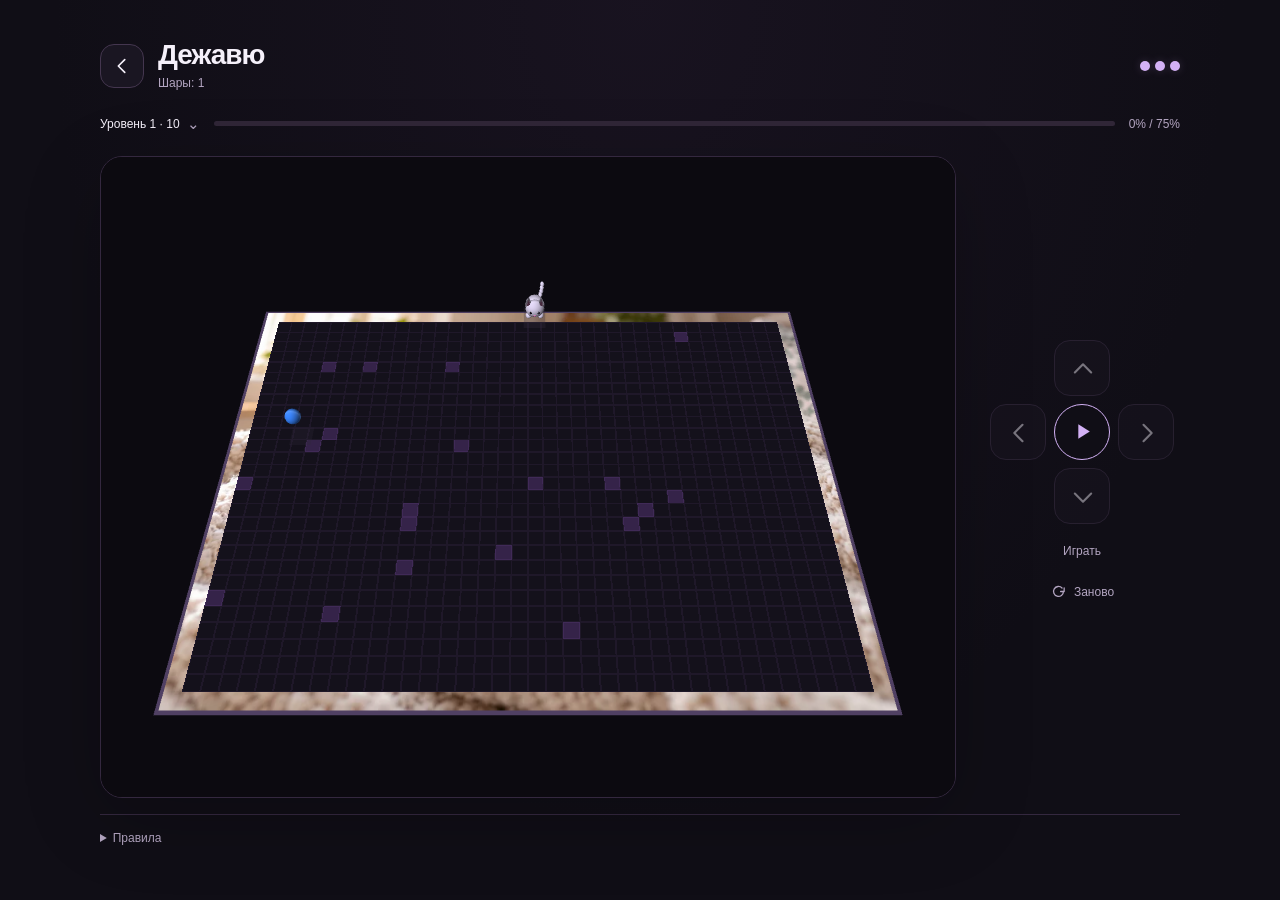
<file: aircat.html>
<!doctype html>
<html lang="ru">
<head>
 <meta charset="utf-8">
 <meta name="viewport" content="width=device-width,initial-scale=1,viewport-fit=cover">
 <meta name="theme-color" content="#100e16">
 <meta name="color-scheme" content="dark">
 <meta name="robots" content="noindex">
 <title>Дежавю · Алексей Савостюк</title>
 <link rel="stylesheet" href="cv-assets/aircat-styles.a19fa792017d.css">
 <script defer src="cv-assets/aircat-core.bbdd68a06e4c.js"></script>
 <script defer src="cv-assets/aircat-renderer.26bb30d547bf.js"></script>
 <script defer src="cv-assets/aircat-finale.334c01d08f29.js"></script>
 <script defer src="cv-assets/aircat-runtime.4e4f53a0a7e3.js"></script>
</head>
<body>
 <main class="arcade">
  <div class="arcade-shell">
   <header class="arcade-header">
    <a class="arcade-icon" href="./?cv=1#ru" data-aircat-back aria-label="Вернуться в мой опыт"><svg viewBox="0 0 24 24" fill="none" stroke="currentColor" stroke-width="1.8" stroke-linecap="round" stroke-linejoin="round" aria-hidden="true"><path d="M15 5l-7 7 7 7"/></svg></a>
    <div class="arcade-heading"><h1 data-aircat-title>Дежавю</h1><div class="arcade-result" data-aircat-result></div></div>
    <div class="arcade-lives" data-aircat-lives aria-label="Жизни: 3"><i data-aircat-life aria-hidden="true"></i><i data-aircat-life aria-hidden="true"></i><i data-aircat-life aria-hidden="true"></i></div>
   </header>
   <div class="arcade-meta">
    <details class="arcade-levels" data-aircat-levels><summary data-aircat-level>Уровень 1 · 10</summary><div class="arcade-level-picker"><button type="button" data-level="1" aria-label="Уровень 1">1</button><button type="button" data-level="2" aria-label="Уровень 2">2</button><button type="button" data-level="3" aria-label="Уровень 3">3</button><button type="button" data-level="4" aria-label="Уровень 4">4</button><button type="button" data-level="5" aria-label="Уровень 5">5</button><button type="button" data-level="6" aria-label="Уровень 6">6</button><button type="button" data-level="7" aria-label="Уровень 7">7</button><button type="button" data-level="8" aria-label="Уровень 8">8</button><button type="button" data-level="9" aria-label="Уровень 9">9</button><button type="button" data-level="10" aria-label="Уровень 10">10</button></div></details>
    <progress data-aircat-progress max="100" value="0" aria-label="Открытая площадь"></progress>
    <span data-aircat-percent>0% / 75%</span>
   </div>
   <div class="arcade-play">
    <div class="arcade-stage" data-aircat-stage><canvas class="arcade-board" width="800" height="600" data-aircat-board tabindex="0" role="img" aria-label="Трёхмерное игровое поле"></canvas></div>
    <div class="arcade-controls">
     <div class="arcade-pad" data-aircat-pad>
      <button class="arcade-direction" type="button" data-dir="up" aria-label="up" disabled><svg viewBox="0 0 24 24" fill="none" stroke="currentColor" stroke-width="1.8" stroke-linecap="round" stroke-linejoin="round" aria-hidden="true"><path d="M5 15l7-7 7 7"/></svg></button><button class="arcade-direction" type="button" data-dir="left" aria-label="left" disabled><svg viewBox="0 0 24 24" fill="none" stroke="currentColor" stroke-width="1.8" stroke-linecap="round" stroke-linejoin="round" aria-hidden="true"><path d="M15 5l-7 7 7 7"/></svg></button><button class="arcade-direction" type="button" data-dir="right" aria-label="right" disabled><svg viewBox="0 0 24 24" fill="none" stroke="currentColor" stroke-width="1.8" stroke-linecap="round" stroke-linejoin="round" aria-hidden="true"><path d="M9 5l7 7-7 7"/></svg></button><button class="arcade-direction" type="button" data-dir="down" aria-label="down" disabled><svg viewBox="0 0 24 24" fill="none" stroke="currentColor" stroke-width="1.8" stroke-linecap="round" stroke-linejoin="round" aria-hidden="true"><path d="M5 9l7 7 7-7"/></svg></button>
      <button class="arcade-action" type="button" data-aircat-action aria-label="Играть" disabled><svg viewBox="0 0 24 24" fill="none" stroke="currentColor" stroke-width="1.8" stroke-linecap="round" stroke-linejoin="round" aria-hidden="true"><path d="M8 5l11 7-11 7z" fill="currentColor" stroke="none"/></svg></button>
     </div>
     <div class="arcade-secondary"><button class="finale-field-link" type="button" data-aircat-finalwatch hidden>Перезагрузка матрицы</button><div class="arcade-state" data-aircat-state></div><button class="arcade-restart" type="button" data-aircat-restart><svg viewBox="0 0 24 24" fill="none" stroke="currentColor" stroke-width="1.8" stroke-linecap="round" stroke-linejoin="round" aria-hidden="true"><path d="M20 7v5h-5M19 12a7 7 0 1 1-2-5"/></svg><span data-aircat-restart-label>Заново</span></button></div>
    </div>
   </div>
   <div class="arcade-error" data-aircat-error hidden><p data-aircat-error-copy></p><button type="button" data-aircat-retry>Повторить</button></div>
   <details class="arcade-help" data-aircat-help-details><summary data-aircat-rules>Правила</summary><p data-aircat-help></p><p data-aircat-pacing-help></p><p data-aircat-dog-help></p></details>
   <div class="sr-only" data-aircat-announcement aria-live="polite" aria-atomic="true"></div>
  </div>

  <section class="aircat-finale" data-aircat-finale hidden aria-label="Все десять уровней пройдены">
   <canvas class="finale-canvas" data-finale-canvas aria-hidden="true"></canvas>
   <div class="finale-topbar"><a class="arcade-icon" data-finale-back href="./?cv=1#ru" aria-label="Вернуться в мой опыт"><svg viewBox="0 0 24 24" fill="none" stroke="currentColor" stroke-width="1.8" stroke-linecap="round" stroke-linejoin="round" aria-hidden="true"><path d="M15 5l-7 7 7 7"/></svg></a><button class="finale-skip" type="button" data-finale-skip>Пропустить</button></div>
   <div class="finale-content"><p class="finale-win" data-finale-win>Все десять уровней пройдены</p>
    <p class="finale-reboot"><span class="sr-only" data-finale-reboot></span><span data-finale-reboot-code aria-hidden="true"></span></p>
    <div class="finale-mystery" data-finale-mystery inert><p class="finale-tag" data-finale-tag>НЕ РАСШИФРОВАНО</p>
     <h2 class="finale-heading" data-finale-title tabindex="-1"><span class="sr-only" data-finale-title-readable></span><span data-finale-title-code aria-hidden="true"></span></h2>
     <p class="finale-copy"><span class="sr-only" data-finale-copy></span><span data-finale-copy-code aria-hidden="true"></span></p>
     <a class="finale-source" data-finale-source href="https://beinecke.library.yale.edu/beinecke/collections/beinecke-cipher-voynich-manuscript" target="_blank" rel="noopener noreferrer">Рукопись в библиотеке Йеля ↗</a>
    </div>
    <div class="finale-actions" data-finale-actions inert><button class="finale-button finale-button-primary" type="button" data-finale-restart>Пройти заново</button><button class="finale-button" type="button" data-finale-replay>Повторить эффект</button><button class="finale-return" type="button" data-finale-return>К игровому полю</button></div>
   </div>
   <div class="sr-only" data-finale-announcement aria-live="polite" aria-atomic="true"></div>
  </section>
 </main>
 <noscript><p>Для игры нужен JavaScript. <a href="./?cv=1#ru">Вернуться в CV</a></p></noscript>
</body>
</html>
</file>
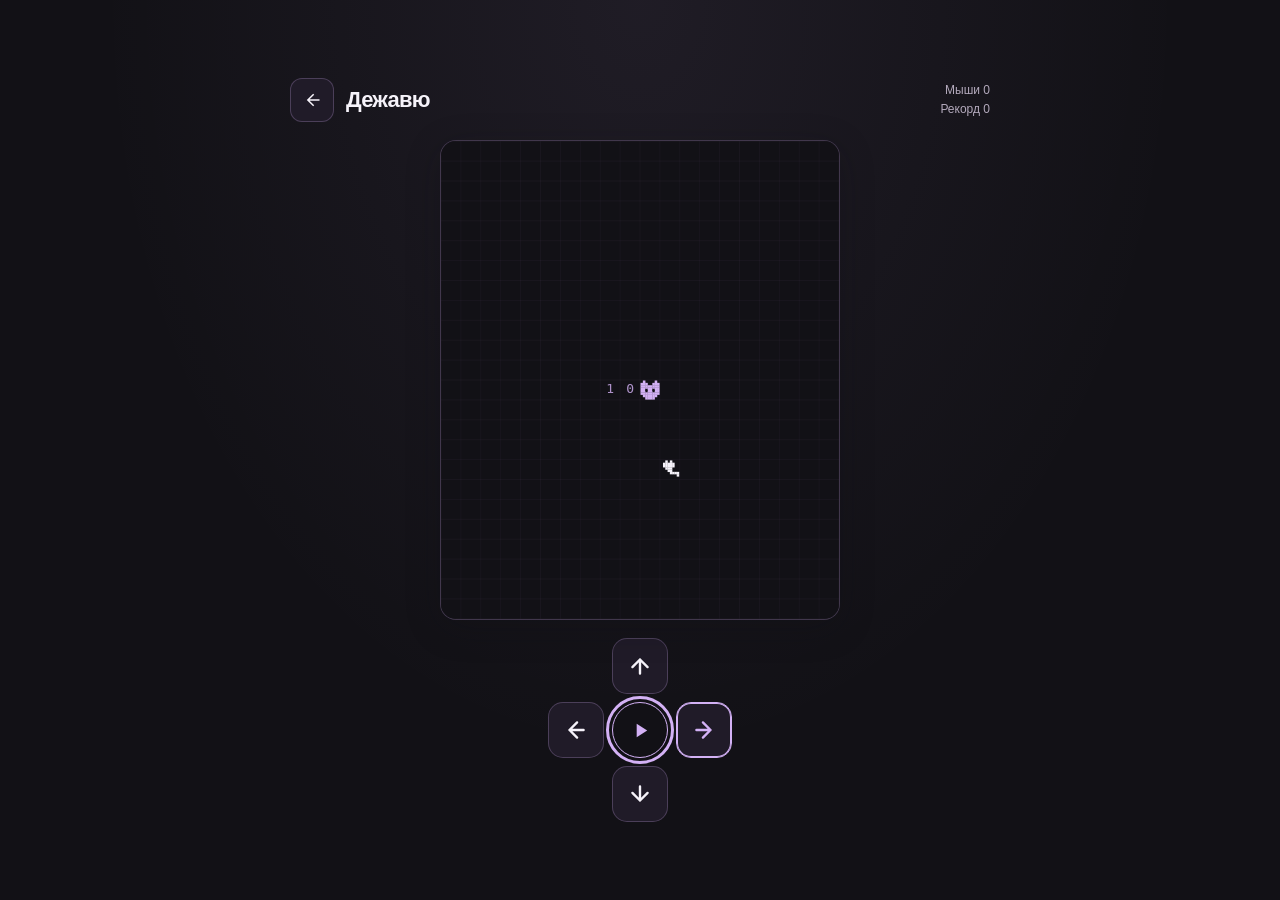
<file: dejavu.html>
<!doctype html>
<html lang="ru" data-mode="personal">
<head>
  <meta charset="utf-8">
  <meta name="viewport" content="width=device-width, initial-scale=1, viewport-fit=cover">
  <meta name="color-scheme" content="dark light">
  <meta name="robots" content="noindex">
  <title>Дежавю · Алексей Савостюк</title>
  <script>try{const p=new URL(location.href).searchParams;document.documentElement.dataset.mode=p.get('mode')==='team'?'team':'personal';document.documentElement.lang=p.get('lang')==='en'?'en':'ru';}catch(_){}</script>
  <link rel="stylesheet" href="cv-assets/dejavu-styles.db0b57375930.css">
  <script defer src="cv-assets/dejavu-runtime.c67caeb3e263.js"></script>
</head>
<body>
<main class="dejavu-game" id="dejavu-game" data-dejavu-game data-mode="personal" data-status="ready" aria-labelledby="dejavu-game-title">
  <div class="dejavu-shell">
    <header class="dejavu-header">
      <a class="dejavu-icon" href="./?cv=1#ru" data-game-back aria-label="Вернуться в CV"><svg viewBox="0 0 24 24" fill="none" stroke="currentColor" stroke-width="1.8" aria-hidden="true"><path d="m14 5-7 7 7 7M7 12h14"/></svg></a>
      <div class="dejavu-heading"><h1 id="dejavu-game-title" data-game-title>Дежавю</h1><strong data-game-result></strong></div>
      <div class="dejavu-scores"><output data-game-score>Мыши 0</output><output data-game-best>Рекорд 0</output></div>
    </header>
    <div class="dejavu-play-area">
      <div class="dejavu-stage">
        <canvas data-game-board tabindex="0" role="img" aria-label="Игровое поле: кот, мышь и след из кода"></canvas>
      </div>
      <div class="dejavu-controls" data-game-pad role="group" aria-label="Управление котом">
        <button type="button" class="dejavu-direction" data-game-direction="up" aria-label="Вверх" aria-pressed="false"><svg viewBox="0 0 24 24" fill="none" stroke="currentColor" stroke-width="2.2" stroke-linecap="round" stroke-linejoin="round" aria-hidden="true"><path d="m5 13 7-7 7 7M12 6v13"/></svg></button>
        <button type="button" class="dejavu-direction" data-game-direction="left" aria-label="Влево" aria-pressed="false"><svg viewBox="0 0 24 24" fill="none" stroke="currentColor" stroke-width="2.2" stroke-linecap="round" stroke-linejoin="round" aria-hidden="true"><path d="m13 5-7 7 7 7M6 12h13"/></svg></button>
        <button type="button" class="dejavu-direction" data-game-direction="right" aria-label="Вправо" aria-pressed="true"><svg viewBox="0 0 24 24" fill="none" stroke="currentColor" stroke-width="2.2" stroke-linecap="round" stroke-linejoin="round" aria-hidden="true"><path d="m11 5 7 7-7 7M18 12H5"/></svg></button>
        <button type="button" class="dejavu-direction" data-game-direction="down" aria-label="Вниз" aria-pressed="false"><svg viewBox="0 0 24 24" fill="none" stroke="currentColor" stroke-width="2.2" stroke-linecap="round" stroke-linejoin="round" aria-hidden="true"><path d="m5 11 7 7 7-7M12 18V5"/></svg></button>
        <div class="dejavu-card" data-game-card><button type="button" class="dejavu-play" data-game-start aria-label="Начать"><svg viewBox="0 0 24 24" fill="currentColor" aria-hidden="true"><path d="M8 5v14l11-7z"/></svg></button></div>
        <button type="button" class="dejavu-icon" data-game-pause aria-label="Пауза" disabled><svg viewBox="0 0 24 24" fill="currentColor" aria-hidden="true"><path d="M7 5h3v14H7zm7 0h3v14h-3z"/></svg></button>
      </div>
    </div>
    <span class="dejavu-sr" data-game-status role="status" aria-live="polite" aria-atomic="true"></span>
  </div>
</main>
  <noscript><p>Для игры нужен JavaScript. <a href="./?cv=1#ru">Вернуться в CV</a></p></noscript>
</body>
</html>
</file>
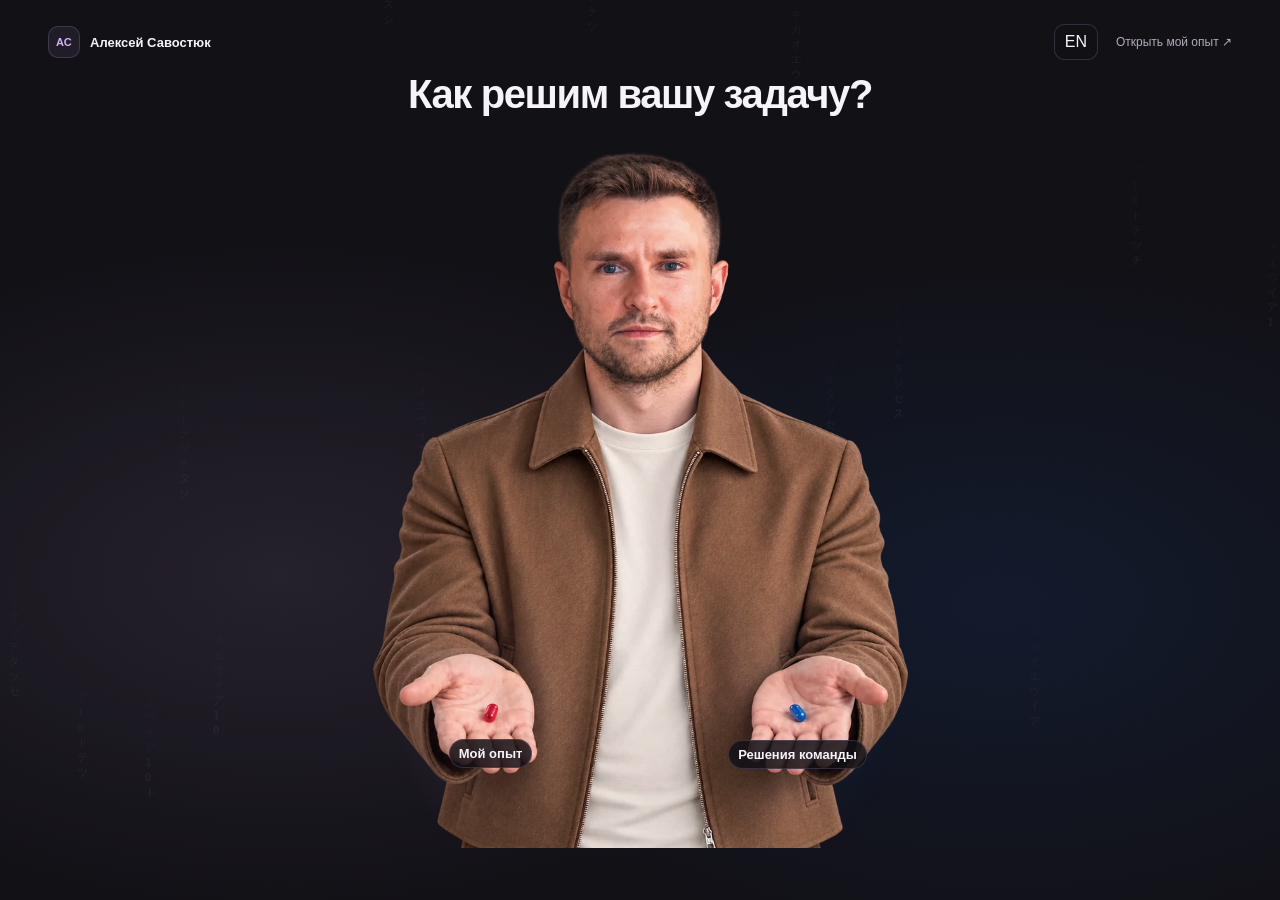
<file: enter-modern.html>
<!doctype html>
<html lang="ru" data-entry-document data-entry-variant="modern">
<head>
  <meta charset="utf-8">
  <meta name="viewport" content="width=device-width, initial-scale=1, viewport-fit=cover">
  <meta name="theme-color" content="#121116" data-entry-theme>
  <meta name="description" content="Выберите формат работы: личный опыт Алексея Савостюка или решения команды Stacklevel.">
  <title>Выберите формат работы — Алексей Савостюк</title>
  <link rel="preload" as="image" href="cv-alexey-assets/alexey-modern-entry-768.webp" imagesrcset="cv-alexey-assets/alexey-modern-entry-480.webp 480w, cv-alexey-assets/alexey-modern-entry-768.webp 768w" imagesizes="(max-width: 600px) calc(100vw - 24px), 570px" fetchpriority="high">
  <link rel="stylesheet" href="cv-assets/entry-scene.fcef70e34d70.css">
  <script src="cv-assets/entry-scene.0ec668cec346.js" defer></script>
  <script src="cv-assets/portrait-motion.950d1cac74d2.js" defer></script>
  <script type="application/json" data-entry-copy>{"ru": {"pageTitle": "Выберите формат работы — Алексей Савостюк", "title": "Как решим вашу задачу?", "portrait": "Алексей Савостюк в современной карамельно-коричневой куртке и кремовой футболке, с двумя таблетками на открытых ладонях"}, "en": {"pageTitle": "Choose how we work — Alexey Savostyuk", "title": "How shall we solve your task?", "portrait": "Alexey Savostyuk in a modern caramel-brown jacket and a cream T-shirt, holding two pills in his open palms"}}</script>
</head>
<body>
  <main class="entry-page" data-entry-page data-scenario="personal" aria-labelledby="entry-title">
    <canvas class="entry-code" data-entry-code aria-hidden="true"></canvas>
    <div class="entry-ambient" aria-hidden="true"></div>
    <div class="entry-shell">
      <header class="entry-header">
        <a class="entry-brand" href="./?cv=1#ru" data-entry-skip aria-label="Алексей Савостюк — открыть мой опыт">
          <span class="entry-monogram" aria-hidden="true">АС</span>
          <span data-copy="name">Алексей Савостюк</span>
        </a>
        <nav class="entry-tools" aria-label="Параметры входа" data-entry-tools>
          <button class="entry-language" type="button" data-entry-language aria-label="Switch to English">EN</button>
          <a class="entry-skip" href="./?cv=1#ru" data-entry-skip data-copy="skip">Открыть мой опыт <span aria-hidden="true">↗</span></a>
        </nav>
      </header>
      <div class="entry-heading">
        <h1 id="entry-title" data-copy="title">Как решим вашу задачу?</h1>
      </div>
      <div class="entry-stage-region">
        <div class="entry-stage" data-entry-stage data-portrait-stage data-scene-phase="ready" data-hand-geometry="{&quot;personal&quot;: [0.2232549996109252, 0.8121897128628122], &quot;team&quot;: [0.7917922977267313, 0.8133496435854087]}" data-label-reserve="16" style="--personal-x:22.3255000%;--personal-y:81.2189713%;--team-x:79.1792298%;--team-y:81.3349644%;--palm-y:79.8%;">
          <div class="entry-scene-light personal" aria-hidden="true"></div>
          <div class="entry-scene-light team" aria-hidden="true"></div>
          <img class="entry-person" data-entry-person src="cv-alexey-assets/alexey-modern-entry-768.webp" srcset="cv-alexey-assets/alexey-modern-entry-480.webp 480w, cv-alexey-assets/alexey-modern-entry-768.webp 768w" sizes="(max-width: 600px) calc(100vw - 24px), 570px" width="768" height="1024" alt="Алексей Савостюк в современной карамельно-коричневой куртке и кремовой футболке, с двумя таблетками на открытых ладонях" data-copy-alt="portrait" decoding="async" fetchpriority="high">
          <canvas class="entry-portrait-motion" data-portrait-motion width="768" height="1024" aria-hidden="true" hidden></canvas>
          <div class="entry-optical-light" aria-hidden="true"></div>
          <form class="entry-choice-position personal" action="./#ru" data-choice-form="personal">
            <input type="hidden" name="cv" value="1">
            <button class="entry-choice" type="submit" data-entry-mode="personal">
              <span class="entry-choice-point" data-choice-point aria-hidden="true"></span>
              <span class="entry-choice-name" data-copy="personal">Мой опыт</span>
            </button>
          </form>
          <form class="entry-choice-position team" action="./#ru-team-cv" data-choice-form="team">
            <input type="hidden" name="view" value="team">
            <button class="entry-choice" type="submit" data-entry-mode="team">
              <span class="entry-choice-point" data-choice-point aria-hidden="true"></span>
              <span class="entry-choice-name" data-copy="team">Решения команды</span>
            </button>
          </form>
        </div>
      </div>
    </div>
    <div class="entry-reveal" data-entry-reveal aria-hidden="true">
      <canvas class="entry-code" data-reveal-code></canvas>
      <div class="entry-reveal-grid"></div>
      <div class="entry-reveal-label"><strong data-entry-reveal-name>Мой опыт</strong></div>
    </div>
    <p class="entry-status" data-entry-status role="status" aria-live="polite" aria-atomic="true"></p>
  </main>
</body>
</html>
</file>
<file: cv-assets/styles.917bad839056.css>
:root{color-scheme:dark;--page-pad:32px;--section-gap:40px;--panel-pad:20px;--bg:#111116;--panel:#1d1b25;--text:#f4f3f8;--muted:#c6bdcf;--accent:#d0a4ff;--line:#42374f}
*{box-sizing:border-box}
[hidden]{display:none!important}
body{margin:0;background:var(--bg);color:var(--text);font:1rem/1.65 Arial,Helvetica,sans-serif}
a{color:inherit;text-decoration:none}
button{font:inherit}
p{margin:0 0 12px}
h1,h2,h3,h4,h5,p,li,a{overflow-wrap:anywhere}
h2{margin:0;font-size:1.75rem;line-height:1.25;letter-spacing:-.035em}
:where(a,button,summary):focus-visible{outline:2px solid #e2baff;outline-offset:4px}
.shell{max-width:1180px;margin-inline:auto;padding:0 var(--page-pad);padding-inline:max(var(--page-pad),env(safe-area-inset-left)) max(var(--page-pad),env(safe-area-inset-right));min-inline-size:0}
header{display:flex;flex-wrap:wrap;justify-content:space-between;align-items:center;gap:12px 20px;padding-block:24px;border-bottom:1px solid #33313c}
.brand{display:inline-flex;align-items:center;min-block-size:44px;max-inline-size:100%;font-size:.875rem;font-weight:700;letter-spacing:.12em;line-height:1.4}
header nav{display:flex;flex-wrap:wrap;gap:8px;max-inline-size:100%}
header nav a{display:inline-flex;align-items:center;justify-content:center;min-inline-size:44px;min-block-size:44px;padding:8px 14px;border:1px solid #4b4656;border-radius:9px;font-size:.875rem;line-height:1.4}
main.view:not(.detail){display:flow-root}
.hero{max-width:930px;padding:48px 0 32px}
.eyebrow{color:#cfafff;font-size:.875rem;font-weight:700;line-height:1.5;letter-spacing:.05em}
.hero h1{font-size:clamp(2.25rem,5.2vw,4.125rem);line-height:1.1;letter-spacing:-.045em;margin:17px 0}
.role{font-size:clamp(1.125rem,2.2vw,1.5rem);color:#d6c6ef;line-height:1.45;margin-bottom:24px}
.intro{max-width:900px;font-size:1.125rem;color:#c6c3ce}
.section{margin:0 0 var(--section-gap)}
.section-head{display:flex;flex-wrap:wrap;justify-content:space-between;align-items:baseline;gap:12px 20px;margin:0 0 20px}
.business-needs{margin:28px 0}
.business-needs>h2{font-size:1.375rem;line-height:1.35;margin-bottom:18px}
.needs-grid{display:grid;grid-template-columns:repeat(3,minmax(0,1fr));gap:16px}
.need-card{display:flex;flex-direction:column;gap:12px;min-inline-size:0;padding:19px;background:#1c1924;border:1px solid #40354d;border-radius:13px}
.need-card h3{font-size:1.0625rem;line-height:1.4;margin:0;color:#ecddfb}
.need-card p{font-size:.9375rem;line-height:1.65;margin:0;color:var(--muted)}
.tech{display:flex;flex-wrap:wrap;align-items:stretch;gap:8px;margin-top:24px}
.tech button{display:inline-flex;align-items:center;justify-content:center;min-inline-size:44px;min-block-size:44px;max-inline-size:100%;padding:10px 13px;border:1px solid #4b4459;border-radius:8px;font-size:.875rem;line-height:1.4;color:#d6cdec;background:#1c1924;cursor:pointer}
.tech button:hover{border-color:#b383e9;background:#2b2039}
.tech button[aria-pressed=true]{background:var(--accent);color:#21122f;border-color:var(--accent);font-weight:700}
.filter-meta{font-size:.875rem;color:#bcb2ca;margin:12px 0 0;line-height:1.6}
.competency-dropdown{margin:0;padding:0;border:1px solid #3e344a;border-radius:15px;background:#19171f}
.competency-dropdown>summary{display:grid;grid-template-columns:minmax(0,1fr) 16px;align-items:center;gap:16px;min-block-size:60px;padding:16px var(--panel-pad);border-radius:14px;list-style:none;cursor:pointer;color:#f0e6fb;font-weight:700}
.competency-dropdown>summary::-webkit-details-marker{display:none}
.competency-dropdown>summary::marker{content:''}
.competency-dropdown>summary h2{margin:0;min-inline-size:0;font-size:1.25rem;line-height:1.35}
.competency-dropdown>summary::after{content:'';display:block;position:static;justify-self:center;align-self:center;inline-size:8px;block-size:8px;border-right:2px solid #c9a6ed;border-bottom:2px solid #c9a6ed;transform:rotate(45deg);transform-origin:center;transition:transform .15s}
.competency-dropdown[open]>summary::after{transform:rotate(225deg)}
.competency-dropdown>summary:hover{background:#25202e}
.skills{display:grid;grid-template-columns:repeat(3,minmax(0,1fr));grid-auto-rows:1fr;align-items:stretch;gap:16px;margin:4px var(--panel-pad) var(--panel-pad)}
.skill{display:flex;flex-direction:column;align-items:stretch;gap:10px;min-inline-size:0;padding:20px;background:#1c1b24;border:1px solid #37323f;border-radius:15px;text-align:left}
.skill h3{min-block-size:2.7em;font-size:1.0625rem;line-height:1.35;margin:0;color:#e7d6ff}
.skill p{font-size:.9375rem;line-height:1.65;color:#bcb7c7;margin:0}
.portfolio-context{max-width:920px;margin:0 0 22px;color:#c8bfd2}
.portfolio-legacy-anchor{display:block;block-size:0;overflow:hidden}
.casegrid{display:grid;grid-template-columns:repeat(2,minmax(0,1fr));align-items:stretch;gap:18px}
.case{display:flex;flex-direction:column;gap:14px;min-inline-size:0;padding:27px;border:1px solid #42384f;border-radius:18px;background:var(--panel);transition:background .15s,border-color .15s}
.case:hover{background:#272130;border-color:#a479d4}
.case h3{font-size:1.4375rem;line-height:1.3;letter-spacing:-.025em;margin:0}
.case p{font-size:1rem;line-height:1.65;margin:0;color:#c3bdcd}
.meta{font-size:.8125rem;line-height:1.5;color:#b4a0ce}
.status{color:#efca89}
.open{font-size:.875rem;color:#d6b2ff;margin-top:auto;padding-top:6px}
.case.flagship{grid-column:1/-1;background:#251d30;border-color:#74558f;padding:28px}
.case.flagship h3{font-size:1.6875rem}
.case.flagship p{max-width:860px}
.case.flagship .meta{color:#d6b4f3}
.personal-badge,.implementation-badge{display:inline-block;align-self:flex-start;max-inline-size:100%;padding:4px 9px;border:1px solid #72558b;border-radius:6px;background:#302239;color:#e4c5ff;font-size:.75rem;line-height:1.5}
.implementation-badge{border-color:#5c577b;background:#242337;color:#d4d1ff}
.techline{font-size:.8125rem;line-height:1.6;color:#baa4d0}
.implementation-card .techline{margin-top:auto}
.more-projects{font-size:.875rem;color:#b7a5cb;margin:20px 0 0}
.solution-figure{margin:0;min-inline-size:0;max-inline-size:100%}
.solution-figure svg{display:block;inline-size:100%;max-inline-size:100%;block-size:auto}
.solution-figure .diagram-mobile{display:none}
.case .solution-figure{inline-size:100%;max-inline-size:560px;align-self:center}
.detail{max-width:860px;margin-inline:auto;padding-bottom:16px;min-inline-size:0}
.detail h1{font-size:clamp(2rem,4vw,3rem);line-height:1.15;letter-spacing:-.035em;margin:16px 0 28px}
.detail .solution-figure{max-inline-size:650px;margin:0 0 28px}
.detail-block{min-inline-size:0;padding:24px 0;border-top:1px solid #3d3548}
.detail-block>h2{font-size:1.25rem;line-height:1.4;margin:0 0 12px}
.detail-block p,.detail-block li{font-size:1rem;line-height:1.7;color:#d0c8db}
.detail-block ul{padding-inline-start:24px;margin:0 0 12px}
.detail-block li{margin-bottom:10px}
.detail-block>p:last-child,.detail-block>ul:last-child{margin-bottom:0}
.detail-block>a{display:inline-flex;align-items:center;min-block-size:44px;max-inline-size:100%;padding-block:8px;color:#d8b7f4;text-decoration:underline;text-underline-offset:3px}
.breadcrumbs{margin:28px 0 24px}
.breadcrumbs ol{display:flex;flex-wrap:wrap;align-items:center;gap:4px 8px;min-inline-size:0;padding:0;margin:0;list-style:none;color:#b6a7c7;font-size:.875rem;line-height:1.6}
.breadcrumbs li{display:flex;align-items:center;gap:8px;min-inline-size:0}
.breadcrumbs li:last-child{flex:1 1 14rem}
.breadcrumbs li:not(:last-child)::after{content:'›';color:#82718f}
.breadcrumbs a{display:inline-flex;align-items:center;min-block-size:44px;max-inline-size:100%;padding:8px 0;border:0;border-radius:0;background:transparent;box-shadow:none;color:#dec6fa}
.breadcrumbs [aria-current]{color:#eae1f5}
.breadcrumbs a:focus-visible{outline:1px solid #d6b2ff;outline-offset:3px}
.related{display:flex;flex-wrap:wrap;gap:12px}
.related a{display:inline-flex;align-items:center;min-inline-size:44px;min-block-size:44px;max-inline-size:100%;border:1px solid #4c405c;border-radius:10px;padding:10px 16px;font-size:.875rem;line-height:1.5}
.case-nav{display:grid;grid-template-columns:repeat(2,minmax(0,1fr));align-items:stretch;gap:14px;margin:28px 0 16px}
.case-nav-link{display:flex;flex-direction:column;gap:7px;min-inline-size:0;min-block-size:88px;padding:16px 18px;border:1px solid #574367;border-radius:12px;color:#ead8ff}
.case-nav-link:hover{background:#2a2035;border-color:#a27bc5}
.case-nav-link[aria-disabled=true]{opacity:.38;pointer-events:none}
.case-nav-link span{font-size:.875rem;line-height:1.5;color:#bda8d1}
.case-nav-link strong{font-size:1rem;line-height:1.5;font-weight:500}
.case-nav-link.next{text-align:right}
.back-list{display:inline-flex;align-items:center;min-block-size:44px;max-inline-size:100%;padding:10px 0;margin:0 0 16px;color:#d8b9fa;font-size:.9375rem;line-height:1.5}
.working{padding:28px 0;margin:0 0 28px;border-top:1px solid #36303f}
.working>p{max-width:750px;margin:18px 0 0;color:#c5bece}
.work-steps{display:grid;grid-template-columns:repeat(2,minmax(0,1fr));gap:20px;list-style:none;counter-reset:steps;margin:24px 0;padding:0}
.work-steps li{counter-increment:steps;position:relative;min-inline-size:0;padding-inline-start:30px;color:#d1c7db}
.work-steps li::before{content:counter(steps,decimal-leading-zero);position:absolute;inset-inline-start:0;inset-block-start:0;color:#c797f7;font-size:.8125rem}
.partner-section>h2{margin-bottom:16px}
.partner-intro{max-width:900px;color:#c8bfd2;margin-bottom:20px}
.partner-card{min-inline-size:0;padding:24px;border:1px solid #4b3b5b;border-radius:15px;background:#1d1926}
.partner-card>h3{font-size:1.5rem;line-height:1.3;margin:0 0 6px}
.partner-role{font-size:.9375rem;color:#d5b8ed;margin-bottom:16px}
.partner-experience{max-width:870px;margin-bottom:22px;color:#c8bfd2}
.partner-projects-title{font-size:1rem;line-height:1.5;margin:0 0 14px}
.partner-projects{display:grid;grid-template-columns:repeat(2,minmax(0,1fr));gap:20px}
.partner-project{min-inline-size:0;padding-top:15px;border-top:1px solid #4b3c59}
.partner-project h5{display:flex;align-items:center;min-block-size:44px;font-size:1.0625rem;line-height:1.4;margin:0 0 5px}
.partner-project h5>a{display:inline-flex;align-items:center;min-block-size:44px;max-inline-size:100%}
.partner-status{font-size:.8125rem;color:#c2a6db;margin-bottom:9px}
.partner-project p:last-child{font-size:.9375rem;color:#c8bfd2;line-height:1.65;margin:0}
.partner-links{display:flex;flex-wrap:wrap;gap:8px 22px;margin-top:22px;padding-top:14px;border-top:1px solid #4b3c59}
.partner-links a{display:inline-flex;align-items:center;min-block-size:44px;max-inline-size:100%;font-size:.875rem;line-height:1.6;color:#d8b7f4;text-decoration:underline;text-underline-offset:3px}
.confidentiality{max-width:880px;margin:12px 0 28px}
.confidentiality h2{font-size:1.375rem;line-height:1.35;margin-bottom:12px}
.confidentiality p{margin:0;color:#c5bece;line-height:1.65}
.contact-footer{display:flex;flex-wrap:wrap;justify-content:space-between;align-items:center;gap:16px 20px;padding:28px 0 calc(36px + env(safe-area-inset-bottom));border-top:1px solid var(--line)}
.contact-footer>div{min-inline-size:0}
.contact-title{font-size:.875rem;color:#b7a5cb;margin-bottom:2px}
.contact-handle{display:inline-flex;align-items:center;min-block-size:44px;max-inline-size:100%;font-size:1.125rem;line-height:1.5;color:#f0e4ff}
.contact-button{display:inline-flex;align-items:center;justify-content:center;min-inline-size:44px;min-block-size:48px;max-inline-size:100%;padding:12px 18px;border-radius:10px;background:var(--accent);color:#24152f;font-size:.9375rem;font-weight:700;line-height:1.5;text-align:center}
.contact-button:hover{background:#e0c0ff}
.empty{padding:24px;border:1px solid #51425f;border-radius:14px;color:#d4c7e2}
@media screen and (max-width:1024px){.skills{grid-template-columns:repeat(2,minmax(0,1fr))}}
@media screen and (max-width:768px){
 :root{--page-pad:24px;--section-gap:32px;--panel-pad:16px}
 .hero{padding:32px 0 28px}.intro{font-size:1rem}
 .needs-grid,.skills,.casegrid,.work-steps,.partner-projects{grid-template-columns:minmax(0,1fr)}
 .business-needs{margin:24px 0}.need-card{padding:18px}.need-card p,.skill p,.partner-project p:last-child{font-size:1rem}
 .competency-dropdown>summary{min-block-size:56px;padding-block:15px;gap:14px}.competency-dropdown>summary h2{font-size:1.125rem}
 .skills{grid-auto-rows:auto}.skill{padding:18px}.skill h3{min-block-size:0}
 .casegrid{gap:16px}.case,.case.flagship{padding:24px}.case.flagship h3{font-size:1.5rem}
 .section-head{margin-bottom:18px}.partner-card{padding:22px}
 .breadcrumbs{margin:22px 0 20px}.detail-block{padding:20px 0}
 .work-steps{gap:16px}.contact-footer{padding-top:24px}
}
@media screen and (max-width:480px){
 :root{--page-pad:16px}
 header{padding-block:12px;gap:8px 16px}.brand{font-size:.8125rem;letter-spacing:.08em}
 .hero{padding:28px 0}.hero h1{font-size:clamp(2rem,8vw,2.5rem);letter-spacing:-.035em}.role{font-size:1.125rem;margin-bottom:20px}
 h2{font-size:1.5rem}.business-needs>h2{font-size:1.25rem}.need-card{padding:16px}
 .case,.case.flagship{padding:16px}.case h3,.case.flagship h3{font-size:1.3125rem}
 .case p,.detail-block p,.detail-block li{font-size:1rem;line-height:1.7}
 .solution-figure .diagram-desktop{display:none}.solution-figure .diagram-mobile{display:block}.case .solution-figure,.detail .solution-figure{max-inline-size:360px}
 .detail h1{font-size:clamp(1.75rem,7vw,2.25rem);line-height:1.2;margin:14px 0 24px}.detail-block>h2{font-size:1.1875rem}
 .breadcrumbs li:last-child{flex-basis:100%}.breadcrumbs [aria-current]{padding-block:4px}
 .case-nav{grid-template-columns:minmax(0,1fr);gap:12px;margin-top:24px}.case-nav-link{min-block-size:76px;padding:14px 16px}.case-nav-link.next{text-align:left}
 .related{flex-direction:column}.related a{inline-size:100%}
 .partner-card{padding:18px}.partner-links{flex-direction:column;align-items:flex-start;gap:4px}
 .contact-footer{flex-direction:column;align-items:stretch;padding-bottom:calc(28px + env(safe-area-inset-bottom))}.contact-button{inline-size:100%}
}
@media screen and (orientation:landscape) and (max-height:480px) and (max-width:1024px){header{padding-block:10px}.hero{padding-top:24px}.breadcrumbs{margin-top:16px}}
@media(prefers-reduced-motion:reduce){*,*::before,*::after{scroll-behavior:auto!important;transition:none!important;animation:none!important}}
@media print{
 @page{size:Letter;margin:16mm}
 html{color-scheme:light}body{background:white;color:black;font-size:10pt;line-height:1.45}
 header,.tech,.filter-meta,.breadcrumbs,.case-nav,.back-list,.open,.related{display:none}
 .shell{max-width:none;padding:0}.hero{padding:0 0 18pt}.hero h1{font-size:28pt}.role{font-size:13pt}.intro{font-size:10pt}
 h2{font-size:17pt}.section{margin-bottom:20pt}.section-head{margin-bottom:10pt}
 .business-needs{margin:14pt 0}.business-needs>h2{font-size:13pt}
 .needs-grid,.skills,.casegrid,.work-steps,.partner-projects{display:block}
 .need-card,.skill,.case,.case.flagship,.partner-card{background:white;border:1px solid #aaa;border-radius:0;padding:10pt;margin-bottom:10pt;break-inside:avoid}
 .case h3,.case.flagship h3{font-size:14pt}.skill h3{min-block-size:0}
 .competency-dropdown{display:block;border:0;background:white}.competency-dropdown>summary{padding:0;min-block-size:0}.competency-dropdown>summary h2{font-size:17pt}.competency-dropdown>summary::after{display:none}.competency-dropdown::details-content{content-visibility:visible!important;display:block!important}.skills{margin:10pt 0}
 .solution-figure .diagram-mobile{display:none}.solution-figure .diagram-desktop{display:block}.solution-figure{break-inside:avoid}
 .detail{max-width:none}.detail h1{font-size:25pt}.detail-block{padding:12pt 0;border-color:#aaa}.detail-block>h2{font-size:13pt}
 .work-steps li{margin-bottom:8pt}.working{padding:14pt 0}.partner-project{break-inside:avoid;margin-bottom:12pt}.partner-links{border-color:#aaa}
 .personal-badge,.implementation-badge{background:white;border-color:#777;color:black}
 .confidentiality{break-inside:avoid;margin:16pt 0}.confidentiality h2{font-size:12pt}.contact-footer{border-color:#aaa;padding:12pt 0}.contact-button{background:transparent;padding:0;min-block-size:0}
 p,li,a,.role,.intro,.eyebrow,.meta,.status,.skill h3,.skill p,.case p,.techline,.portfolio-context,.partner-role,.partner-experience,.partner-intro,.partner-status,.partner-project p:last-child,.contact-title,.contact-handle,.contact-button,.confidentiality p,.working>p,.more-projects,.work-steps li::before{color:black!important}
}

/* Refinements to the supplied visual language. No external assets or fonts. */
:root,.matrix-overlay[data-matrix-mode=personal]{--bg:#121116;--panel:#1c1922;--text:#f6f3fa;--muted:#c2bacb;--accent:#d3b1f5;--line:#3a3246;--section-gap:64px;--page-pad:32px;--panel-pad:24px;color-scheme:dark}
html{scroll-padding-top:112px;scroll-behavior:smooth}
body{font-family:system-ui,-apple-system,"Segoe UI",sans-serif;font-size:16px;line-height:1.65;-webkit-font-smoothing:antialiased}
.shell{max-width:1184px}
main:focus,h1:focus{outline:none}
:where(a,button,summary,input):focus-visible{outline:3px solid #ead5ff;outline-offset:4px}
a{text-underline-offset:4px}
.skip-link{position:fixed;inset:8px auto auto 16px;z-index:100;transform:translateY(-150%);padding:12px 18px;background:#ead5ff;color:#20122b;border-radius:8px;font-weight:700}
.skip-link:focus{transform:none}
.site-header{position:sticky;top:0;z-index:20;flex-wrap:nowrap;gap:20px;padding-block:18px;background:rgba(18,17,22,.97);border-bottom:1px solid var(--line)}
.brand{gap:10px;letter-spacing:0;font-size:.875rem;font-weight:650;white-space:nowrap}
.brand-mark{display:grid;place-items:center;width:36px;height:36px;background:#2b2235;border:1px solid #5a466a;border-radius:10px;color:#e8d3fc;font-size:.8125rem}
.page-nav{margin-left:auto;gap:4px}
.site-header .page-nav a{border:0;border-radius:7px;color:#c9c0d3;font-size:.8125rem;padding:8px 10px}
.site-header .page-nav a:hover,.site-header .page-nav a[aria-current]{background:#27212f;color:#f6edff}
.header-tools{display:flex;align-items:center;gap:12px}
.site-header .language-nav{gap:0;border:1px solid #403448;border-radius:9px;padding:3px}
.site-header .language-nav a{min-width:36px;min-height:36px;border:0;border-radius:6px;font-size:.75rem;padding:6px 9px;color:#baafc8}
.site-header .language-nav a[aria-current]{background:#392b47;color:#f7edff}
.print-button{display:inline-flex;align-items:center;min-height:44px;padding:8px 10px;background:transparent;border:0;color:#c9bdd8;font-size:.8125rem;cursor:pointer;white-space:nowrap}
.print-button:hover{color:#fff}
.hero{max-width:none;padding:64px 0 48px}
.hero-layout{display:grid;grid-template-columns:minmax(0,1fr) 288px;align-items:center;gap:64px}
.eyebrow{font-size:.75rem;letter-spacing:.13em;font-weight:650;color:#c9a2ec}
.hero h1{margin:18px 0 14px;font-size:clamp(2.5rem,5.1vw,4rem);line-height:1.08;letter-spacing:-.045em;font-weight:680}
.role{font-size:clamp(1.125rem,2vw,1.5rem);margin:0 0 20px;color:#eadcf5;line-height:1.45;letter-spacing:-.015em}
.intro{max-width:640px;font-size:1.0625rem;color:#d0c8d9;line-height:1.75;margin-bottom:12px}
.experience-note{font-size:.9375rem;color:#aaa1b5;margin:0}
.hero-actions{display:flex;flex-wrap:wrap;gap:10px;margin-top:28px}
.contact-button,.secondary-button{display:inline-flex;gap:14px;align-items:center;justify-content:center;min-height:48px;padding:12px 18px;max-width:100%;border-radius:9px;font:600 .875rem/1.5 system-ui,-apple-system,"Segoe UI",sans-serif;cursor:pointer;text-align:center}
.contact-button{background:#d3b1f5;color:#271733;border:1px solid #d3b1f5}
.contact-button:hover{background:#e5c8ff;border-color:#e5c8ff}
.secondary-button{background:transparent;border:1px solid #52405f;color:#e2ceeF}
.secondary-button:hover{background:#2a2134;border-color:#9d7bb9}
.profile-note{position:relative;padding:26px 0 26px 26px;border-left:2px solid #81608e}
.note-label{display:block;font-size:.75rem;letter-spacing:.05em;color:#ad9cbb;margin-bottom:10px;font-weight:500}
.profile-note h2{font-size:1.25rem;letter-spacing:-.02em;line-height:1.4;margin:0 0 12px;color:#f0e4f9}
.profile-note p{font-size:.9375rem;color:#bdb2c9;line-height:1.75;margin:0 0 14px}
.profile-note a{display:inline-flex;align-items:center;gap:12px;min-height:44px;font-size:.9375rem;font-weight:550;color:#dcc1f3}
.business-needs{margin:42px 0 0;padding-top:28px;border-top:1px solid #302838}
.business-needs>h2{font-size:1rem;letter-spacing:-.01em;color:#d6cddf;font-weight:600;margin:0 0 16px}
.needs-grid{gap:24px}
.need-card{gap:8px;background:transparent;padding:0;border:0;border-radius:0}
.need-card h3{font-size:.9375rem;line-height:1.5;color:#f0e6fa}
.need-card p{font-size:.875rem;color:#afa4bd;line-height:1.7}
.section-head{align-items:flex-end;gap:24px;margin-bottom:24px}
.section-head .eyebrow{display:none}
h2{font-size:1.875rem;font-weight:650;letter-spacing:-.035em}
.portfolio-caption{max-width:470px;margin:0;font-size:.875rem;line-height:1.7;color:#aaa0b7}
.portfolio-tools{display:flex;flex-wrap:wrap;align-items:flex-start;gap:18px 24px;padding:20px;background:#1a1720;border:1px solid #392e45;border-radius:12px}
.search-field{flex:0 0 250px;min-width:0}
.search-field label,.filter-label{display:block;margin-bottom:10px;font-size:.75rem;color:#b8a9c9;line-height:1.4}
.search-field input{width:100%;min-height:44px;background:#121016;color:#f5edf9;border:1px solid #574165;border-radius:8px;padding:10px 13px;font:400 .875rem/1.5 system-ui,-apple-system,"Segoe UI",sans-serif;box-sizing:border-box}
.search-field input::placeholder{color:#9e90ad;opacity:1}
.search-help{margin:8px 0 0;font-size:.75rem;line-height:1.6;color:#aaa0b7}
.search-examples{flex:0 0 100%;min-width:0;display:flex;align-items:flex-start;gap:8px 18px;padding-top:14px;border-top:1px solid #352d3e}
.search-examples>span{flex-shrink:0;padding-block:11px;font-size:.75rem;line-height:1.6;color:#aaa0b7}
.query-buttons{display:flex;flex-wrap:wrap;gap:4px 6px;min-width:0}
.query-buttons button{min-height:44px;padding:9px 11px;border:1px solid transparent;border-radius:7px;background:transparent;color:#cabed5;font:400 .8125rem/1.6 system-ui,-apple-system,"Segoe UI",sans-serif;cursor:pointer;text-align:left}
.query-buttons button:hover{background:#26212e;border-color:#4e405b;color:#f3eaf9}
.query-buttons button[aria-pressed=true]{background:#312638;border-color:#78608b;color:#f3eaf9}
.filter-wrap{flex:1;min-width:0}
.tech{gap:6px;margin:0}
.tech button{min-height:44px;padding:8px 11px;border-radius:7px;background:#211b29;border:1px solid #46344f;color:#cdbcdc;font-size:.8125rem;gap:8px;font-weight:500}
.tech button[aria-pressed=true]{background:#d3b1f5;color:#291835;border-color:#d3b1f5}
.filter-count{font-size:.6875rem;opacity:.75;font-variant-numeric:tabular-nums}
.filter-meta{margin:14px 0 24px;color:#b9abc8;font-size:.8125rem;min-height:22px}
.portfolio-group{margin-bottom:32px}
.group-title{display:flex;align-items:center;gap:12px;color:#cdbfdc;font-size:.875rem;font-weight:600;letter-spacing:.01em;line-height:1.5;margin:0 0 16px}
.group-title::after{content:"";height:1px;background:#32283c;flex:1}
.casegrid{gap:14px;grid-template-columns:repeat(2,minmax(0,1fr))}
.case{--case-accent:#a295b1;padding:24px;gap:10px;border-radius:13px;border:1px solid #3c3543;background:#1c1921;position:relative;transition:border-color .18s ease,background-color .18s ease}
/* Brand hues adapted to a similar lightness/chroma for this dark CV palette.
   The short edge mark is the only persistent colored decoration. */
.case[data-project="alafin"]{--case-accent:#d8a564}
.case[data-project="finance-site"]{--case-accent:#cf8069}
.case[data-project="stemx"]{--case-accent:#7e9cd5}
.case[data-project="expert-service"]{--case-accent:#c985a5}
.case::before{content:"";position:absolute;top:-1px;left:24px;width:44px;height:2px;border-radius:2px;background:var(--case-accent);opacity:.82;pointer-events:none}
.case:hover,.case:focus-visible{border-color:var(--case-accent);border-color:color-mix(in srgb,var(--case-accent) 55%,#3c3543);background:#25212b}
.case:hover::before,.case:focus-visible::before{opacity:1}
.case h4{font-size:1.125rem;font-weight:630;line-height:1.4;letter-spacing:-.015em;color:#f3eaf9;margin:0}
.case p{font-size:.9375rem;line-height:1.7;color:#bdb0c9;margin:0}
.case .meta{font-size:.75rem;line-height:1.55;color:#bca2cb}
.case.flagship{display:grid;grid-template-columns:minmax(0,1fr) minmax(0,1fr);gap:8px 48px;padding:28px;background:#252029;border-color:#554953}
.case.flagship::before{left:28px;width:64px}
.case.flagship:hover,.case.flagship:focus-visible{background:#2b252f;border-color:var(--case-accent);border-color:color-mix(in srgb,var(--case-accent) 55%,#554953)}
.case.flagship .meta{grid-column:1}
.case.flagship h4{grid-column:1;font-size:1.3125rem;line-height:1.4}
.case.flagship p{grid-column:2;grid-row:1/4;align-self:center}
.case.flagship .open{grid-column:1}
.open{font-size:.8125rem;padding-top:6px;color:#d4adee;line-height:1.5}
.personal-badge,.implementation-badge{background:transparent;border:0;padding:0;font-size:.6875rem;letter-spacing:.03em;color:#b49bc7;line-height:1.5}
.automation-panel{border:1px solid #483450;border-radius:12px;background:#18141e}
.automation-panel summary{display:flex;align-items:center;justify-content:space-between;gap:16px;min-height:92px;padding:22px 24px;cursor:pointer;list-style:none}
.automation-panel summary::-webkit-details-marker{display:none}
.automation-panel summary::after{content:"+";font-size:1.625rem;line-height:1;color:#d7b9ef;flex:none;margin-left:4px}
.automation-panel[open] summary::after{content:"−"}
.automation-panel summary:hover{background:#211929;border-radius:11px}
.automation-panel .note-label{margin-bottom:5px;font-size:.6875rem}
.automation-title{display:block;font-size:1.0625rem;font-weight:600;line-height:1.5;color:#e4d4f1}
.automation-count{margin-left:auto;white-space:nowrap;font-size:.8125rem;color:#bda3d0;font-variant-numeric:tabular-nums}
.automation-context{margin:0 24px 18px;max-width:700px;font-size:.875rem;color:#b4a5c1;line-height:1.75}
.automation-grid{margin:0 24px 24px;grid-template-columns:repeat(3,minmax(0,1fr));gap:12px}
.automation-grid .case{padding:18px;border-radius:9px;gap:8px}
.automation-grid .case::before{left:18px;width:32px}
.automation-grid .case h4{font-size:.9375rem}
.automation-grid .case p{font-size:.8125rem;line-height:1.65}
.automation-grid .techline{font-size:.6875rem;color:#b49dc5;margin-top:auto;padding-top:8px}
.more-projects{font-size:.8125rem;color:#a494b3;margin-top:24px}
.empty{border-color:#665173;border-radius:10px;background:#201a28;margin-bottom:24px}
.empty p{margin-bottom:16px}
.competency-dropdown{background:#17131d;border-color:#42314e;border-radius:12px}
.competency-dropdown>summary{padding:24px;min-height:72px}
.competency-dropdown>summary h2{font-size:1.25rem;font-weight:600}
.skills{gap:20px;margin:0 24px 24px;grid-auto-rows:auto;grid-template-columns:repeat(3,minmax(0,1fr))}
.skill{padding:16px 0 0;border:0;border-top:1px solid #3d2f47;border-radius:0;background:transparent;gap:8px}
.skill h3{min-height:0;font-size:.9375rem;font-weight:600;line-height:1.4;color:#e5d6ee}
.skill p{font-size:.875rem;line-height:1.7;color:#b6a7c3}
.working{border:0;padding:0;margin:0 0 64px}
.work-steps{display:grid;grid-template-columns:repeat(4,minmax(0,1fr));list-style:none;counter-reset:work;gap:24px;margin:0;padding:0}
.work-steps li{padding:0;min-width:0;border:0;background:transparent;counter-increment:work;color:#c8b9d4}
.work-steps li::before{position:static;inset:auto;display:block;content:"0" counter(work);color:#b989d1;font-size:.75rem;font-weight:600;line-height:1.4;margin-bottom:12px}
.work-steps h3{font-size:.9375rem;font-weight:600;line-height:1.45;margin:0 0 8px;color:#eee2f8}
.work-steps p{font-size:.875rem;line-height:1.75;color:#b3a3c1;margin:0}
.partner-intro{max-width:820px;font-size:.9375rem;line-height:1.75;color:#b7a8c6;margin:0 0 22px}
.partner-card{--partner-paper:#f8f9fa;--partner-surface:#fff;--partner-ink:#1a1c1f;--partner-copy:#404040;--partner-muted:#737373;--partner-line:#e9e9eb;--partner-line-strong:#d9d9dc;--partner-accent:#2f7bff;--partner-link:#0066d6;--partner-soft:#eef6ff;padding:28px;background:var(--partner-paper);color:var(--partner-ink);border:1px solid var(--partner-line-strong);border-top:3px solid var(--partner-accent);border-radius:12px}
.partner-heading{display:flex;align-items:center;gap:16px}
.partner-mark{display:grid;place-items:center;flex:0 0 48px;width:48px;height:48px;border:1px solid #d4e4ff;border-radius:12px;background:var(--partner-soft);color:var(--partner-link);font-size:.875rem;font-weight:700}
.partner-eyebrow{display:block;font-size:.6875rem;line-height:1.5;color:var(--partner-link);letter-spacing:.035em;margin-bottom:5px}
.partner-card h3{font-size:1.5rem;font-weight:650;letter-spacing:-.03em;line-height:1.3;margin:0 0 5px;color:var(--partner-ink)}
.partner-role{font-size:.8125rem;line-height:1.6;color:var(--partner-copy);margin:0}
.partner-experience{max-width:880px;font-size:.9375rem;line-height:1.75;color:var(--partner-copy);margin:20px 0 18px}
.partner-capabilities{display:flex;flex-wrap:wrap;gap:7px;list-style:none;margin:0 0 28px;padding:0}
.partner-capabilities li{padding:6px 10px;border:1px solid #d4e4ff;border-radius:6px;background:var(--partner-soft);color:var(--partner-copy);font-size:.75rem;line-height:1.6}
.partner-card .partner-projects-label{margin:0 0 14px;color:var(--partner-copy);font-size:.8125rem;line-height:1.5;font-weight:650;letter-spacing:0}
.partner-projects{display:grid;grid-template-columns:repeat(2,minmax(0,1fr));gap:14px}
.partner-project{display:flex;flex-direction:column;min-width:0;padding:22px;background:var(--partner-surface);border:1px solid var(--partner-line-strong);border-radius:10px}
.partner-project-meta{display:flex;flex-wrap:wrap;justify-content:space-between;gap:6px 16px;align-items:flex-start;margin-bottom:8px}
.partner-category{font-size:.6875rem;line-height:1.6;color:var(--partner-copy)}
.partner-status{display:block;font-size:.75rem;line-height:1.5;color:var(--partner-muted);margin:0}
.partner-project h4{display:flex;align-items:center;font-size:1.0625rem;font-weight:650;line-height:1.45;letter-spacing:-.015em;color:var(--partner-ink);margin:0 0 10px;min-height:44px}
.partner-project h4 a{display:inline-flex;align-items:center;min-height:44px;gap:6px;color:var(--partner-link);text-decoration:underline}
.partner-project p,.partner-project p:last-child{font-size:.875rem;line-height:1.7;color:var(--partner-copy);margin:0}
.partner-project-role{margin-top:16px;padding-top:14px;border-top:1px solid var(--partner-line)}
.partner-project-role h5{display:block;min-block-size:0;min-height:0;margin:0 0 8px;font-size:.75rem;line-height:1.5;font-weight:650;color:var(--partner-ink)}
.partner-history{margin-top:20px;border:1px solid var(--partner-line-strong);border-radius:10px;background:var(--partner-surface)}
.partner-history>summary{display:flex;align-items:center;gap:12px;min-height:52px;padding:14px 18px;box-sizing:border-box;list-style:none;font-size:.8125rem;line-height:1.5;font-weight:600;color:var(--partner-ink);cursor:pointer}
.partner-history>summary::-webkit-details-marker{display:none}
.partner-history>summary::after{content:'+';font-size:1.25rem;font-weight:400;color:var(--partner-link)}
.partner-history[open]>summary::after{content:'−'}
.partner-history-count{margin-left:auto;font-size:.75rem;font-weight:400;color:var(--partner-muted)}
.partner-history-grid{display:grid;grid-template-columns:repeat(2,minmax(0,1fr));gap:0 24px;padding:0 18px 16px}
.partner-history-item{min-width:0;padding:16px 0 0;margin-top:8px;border-top:1px solid var(--partner-line)}
.partner-history-item h4{font-size:.9375rem;line-height:1.5;font-weight:600;color:var(--partner-ink);margin:0 0 5px}
.partner-history-item p{font-size:.875rem;line-height:1.7;color:var(--partner-copy);margin:8px 0 0}
.partner-links{display:flex;flex-wrap:wrap;gap:4px 24px;margin-top:20px;padding-top:14px;border-top:1px solid var(--partner-line-strong)}
.partner-links a{display:inline-flex;align-items:center;flex-wrap:wrap;gap:6px;max-width:100%;min-height:44px;font-size:.8125rem;color:var(--partner-link);text-decoration:underline}
.partner-card :where(a,summary):focus-visible{outline:3px solid var(--partner-link);outline-offset:4px;border-radius:4px}
.confidentiality{max-width:none;margin:0 0 40px;padding:24px 0;border-top:1px solid #35273f}
.confidentiality h2{font-size:1.125rem;font-weight:600;margin-bottom:10px}
.confidentiality p{font-size:.875rem;max-width:850px;color:#af9fbc;line-height:1.8}
.contact-footer{padding-top:32px;gap:20px;scroll-margin-top:110px}
.contact-title{font-size:.75rem;color:#a88dbd}
.contact-handle{font-size:1.125rem;font-weight:550;color:#f1e4fc}
.detail{max-width:820px;padding:0 0 32px}
.detail h1{font-size:clamp(2rem,4vw,3.125rem);font-weight:650;line-height:1.2;letter-spacing:-.035em;margin:14px 0 18px}
.case-summary{font-size:1.125rem;line-height:1.75;color:#ceb9de;margin:0 0 32px;max-width:780px}
.detail .eyebrow{font-size:.75rem;letter-spacing:.05em}
.case-explainer{margin:0;padding:24px 0;border:0;border-top:1px solid #3a2946;font-family:inherit}
.case-explainer figcaption{margin:0 0 18px}
.case-explainer figcaption h2{margin:0;font-size:1rem;line-height:1.5;font-weight:600;color:#ede1f5}
.case-explainer figcaption h2:focus{outline:none}
.case-explainer h3,.case-explainer dt{margin:0 0 5px;font-size:.9375rem;font-weight:600;line-height:1.5;color:#e8ddec}
.case-explainer p,.case-explainer dd{margin:0;font-size:.875rem;line-height:1.7;color:#bfb1cc}
.case-sequence{list-style:none;margin:0;padding:0;display:grid;grid-template-columns:repeat(3,minmax(0,1fr));gap:24px}
.case-sequence li{display:grid;grid-template-columns:22px minmax(0,1fr);gap:8px;align-items:start;min-width:0}
.case-step-number{padding-top:2px;font-size:.6875rem;font-weight:600;line-height:1.6;color:#cda2eb;font-variant-numeric:tabular-nums}
.case-explainer--states .case-sequence{grid-template-columns:repeat(2,minmax(0,1fr));gap:20px 32px}
.case-facts{margin:0}
.case-facts>div{display:grid;grid-template-columns:150px minmax(0,1fr);gap:24px;padding:12px 0;border-bottom:1px solid #302538}
.case-facts>div:first-child{padding-top:0}
.case-facts>div:last-child{padding-bottom:0;border-bottom:0}
.case-facts dt{margin:0}
.case-explainer--checks .case-facts>div{grid-template-columns:190px minmax(0,1fr)}
.case-explainer .case-explainer-note{margin-top:18px;padding-top:14px;border-top:1px solid #302538;font-size:.8125rem;color:#baaac8}
.migration-route{display:grid;grid-template-columns:minmax(0,1fr) 24px minmax(0,1fr);gap:24px;align-items:start}
.case-environment-label{font-size:.75rem;line-height:1.6;color:#b99bcc}
.migration-route h3{margin:7px 0 4px;font-size:1rem}
.migration-arrow{padding-top:25px;color:#cda2eb;font-size:1.25rem}
@media screen and (max-width:720px){.case-sequence{grid-template-columns:minmax(0,1fr);gap:16px}.case-explainer{margin:0;padding:20px 0}.case-explainer--states .case-sequence{grid-template-columns:minmax(0,1fr);gap:16px}.case-facts>div,.case-explainer--checks .case-facts>div{grid-template-columns:135px minmax(0,1fr);gap:18px}.migration-route{gap:14px;grid-template-columns:minmax(0,1fr) 18px minmax(0,1fr)}}
@media screen and (max-width:480px){.case-facts>div,.case-explainer--checks .case-facts>div{grid-template-columns:minmax(0,1fr);gap:4px;padding:12px 0}.case-explainer figcaption h2{font-size:.9375rem}.case-explainer h3,.case-explainer dt{font-size:.9375rem}.migration-route{grid-template-columns:minmax(0,1fr);gap:10px}.migration-arrow{padding:0;font-size:1.125rem;transform:rotate(90deg);width:18px}.case-explainer p,.case-explainer dd{font-size:.9375rem}}
@media print{.case-explainer{margin:10pt 0;padding:8pt 0;break-inside:avoid;border-color:#aaa}.case-explainer figcaption h2,.case-explainer h3,.case-explainer dt{color:#111;font-size:10pt}.case-explainer p,.case-explainer dd,.case-explainer .case-explainer-note,.case-step-number,.case-environment-label,.migration-arrow{color:#222;font-size:9pt}.case-explainer figcaption{margin-bottom:8pt}.case-sequence{gap:12pt}.case-explainer .case-explainer-note,.case-facts>div{border-color:#ccc}}
.detail-block{padding:24px 0;border-color:#3a2946}
.detail-block>h2{font-size:1.1875rem;font-weight:600;margin-bottom:12px;color:#f0e3fa}
.detail-block p,.detail-block li{font-size:1rem;line-height:1.85;color:#c8bad3}
.detail-block li{margin-bottom:8px}
.detail-block ul{padding-inline-start:22px}
.outcome-block{border-top:2px solid #745084;padding:24px;background:linear-gradient(90deg,#23182d,transparent);border-radius:0 0 10px 10px;margin-top:4px}
.breadcrumbs{margin:24px 0}
.breadcrumbs li:last-child{flex:0 1 auto}
.breadcrumbs [aria-current]{color:#c8b4d7;font-size:.8125rem}
.case-nav{gap:14px;margin:28px 0 16px}
.case-nav-link{background:#1c1424;border-color:#53365f;border-radius:10px;padding:18px;min-height:94px;gap:8px}
.case-nav-link strong{font-weight:600;font-size:.9375rem;line-height:1.5;color:#ebd8f8}
.case-nav-link span{font-size:.75rem;color:#b291c6}
.case-nav-link[aria-disabled]{opacity:.4}
.back-list{display:inline-flex;align-items:center;min-height:44px;padding:8px 0;color:#d1a9eb;font-size:.875rem}
.related a{font-size:.8125rem;border-color:#4a3159}
.print-note{display:none}
@media screen and (max-width:1060px){.site-header{gap:12px}.page-nav{gap:0}.site-header .page-nav a{font-size:.75rem;padding:8px}.print-button{display:none}.hero-layout{gap:36px;grid-template-columns:minmax(0,1fr) 250px}.automation-grid{grid-template-columns:repeat(2,minmax(0,1fr))}.work-steps{grid-template-columns:repeat(2,minmax(0,1fr));gap:28px}.portfolio-tools{flex-direction:column}.search-field{flex:0 0 auto;width:100%;max-width:400px}.filter-wrap{width:100%}}
@media screen and (max-width:768px){:root{--page-pad:24px;--section-gap:48px}html{scroll-padding-top:138px}.site-header{flex-wrap:wrap;gap:6px 12px;padding-block:10px}.brand{font-size:.8125rem}.header-tools{margin-left:auto}.page-nav{order:3;flex:0 0 100%;margin:0;justify-content:flex-start;gap:12px}.site-header .page-nav a{min-height:36px;font-size:.8125rem;padding:6px 8px}.hero{padding:40px 0 40px}.hero-layout{grid-template-columns:minmax(0,1fr);gap:28px}.hero h1{font-size:2.875rem}.profile-note{padding:18px 20px;border:1px solid #4c355a;background:#1d1427;border-radius:10px}.profile-note h2{font-size:1.125rem}.profile-note p{margin-bottom:8px}.needs-grid{grid-template-columns:repeat(3,minmax(0,1fr));gap:20px}.need-card p{font-size:.875rem}.casegrid{grid-template-columns:repeat(2,minmax(0,1fr))}.case.flagship{gap:8px 28px;padding:24px}.section-head{align-items:flex-start;gap:14px}.portfolio-caption{max-width:100%}.skills{grid-template-columns:repeat(2,minmax(0,1fr));gap:20px}.working{margin-bottom:48px}.partner-projects{grid-template-columns:repeat(2,minmax(0,1fr))}}
@media screen and (max-width:560px){:root{--page-pad:18px;--section-gap:44px}.site-header{padding-block:9px}.brand-mark{width:30px;height:30px;border-radius:8px;font-size:.6875rem}.brand{gap:8px}.brand span[data-brand-name]{max-width:140px;white-space:normal;font-size:.8125rem;line-height:1.4}.site-header .language-nav a{min-width:34px;min-height:36px;padding:6px 8px}.page-nav{gap:4px;justify-content:space-between}.site-header .page-nav a{font-size:.75rem;min-height:40px;padding:6px 8px}.hero{padding:30px 0 36px}.hero h1{font-size:clamp(2.25rem,9.6vw,3rem);line-height:1.15;margin:14px 0 12px}.eyebrow{font-size:.6875rem;letter-spacing:.07em}.role{font-size:1.125rem;margin-bottom:16px}.intro{font-size:1rem;line-height:1.75}.experience-note{font-size:.875rem}.hero-actions{flex-direction:column;align-items:stretch;margin-top:22px;gap:10px}.contact-button,.secondary-button{width:100%;font-size:.875rem;min-height:48px}.profile-note{padding:18px}.profile-note p{font-size:.875rem}.business-needs{margin-top:28px;padding-top:22px}.needs-grid{grid-template-columns:minmax(0,1fr);gap:18px}.need-card h3{font-size:.9375rem}.need-card{gap:5px}.need-card p{font-size:.875rem;line-height:1.75}.section-head{display:block;margin-bottom:20px}h2{font-size:1.625rem}.portfolio-caption{margin-top:10px;font-size:.875rem}.portfolio-tools{padding:16px;gap:18px}.search-field{max-width:none}.tech{gap:6px}.tech button{font-size:.75rem;padding:8px 10px;min-height:44px}.filter-meta{margin:12px 0 22px}.group-title{font-size:.8125rem;margin-bottom:14px}.casegrid,.automation-grid{grid-template-columns:minmax(0,1fr);gap:12px}.case,.case.flagship{display:flex;padding:20px;gap:10px}.case.flagship h4{font-size:1.25rem}.case h4{font-size:1.0625rem}.case p{font-size:.9375rem}.automation-panel summary{padding:18px 16px;min-height:90px;gap:10px}.automation-panel summary>span:first-child{min-width:0}.automation-title{font-size:.9375rem}.automation-count{font-size:.75rem}.automation-panel summary::after{font-size:1.375rem}.automation-context{margin:0 16px 16px;font-size:.875rem}.automation-grid{margin:0 16px 16px}.automation-grid .case{padding:16px}.automation-grid .case p{font-size:.875rem}.skills{grid-template-columns:minmax(0,1fr);margin:0 20px 20px}.competency-dropdown>summary{padding:20px}.competency-dropdown>summary h2{font-size:1.125rem}.skill p{font-size:.9375rem}.work-steps{grid-template-columns:minmax(0,1fr);gap:24px}.work-steps p{font-size:.9375rem}.partner-card{padding:20px}.partner-projects{grid-template-columns:minmax(0,1fr)}.partner-project p:last-child{font-size:.9375rem}.partner-links{gap:8px}.confidentiality p{font-size:.9375rem}.contact-footer{align-items:stretch;flex-direction:column}.detail h1{font-size:clamp(1.75rem,7vw,2.25rem);margin:12px 0 16px}.case-summary{font-size:1rem;line-height:1.8;margin-bottom:26px}.detail-block{padding:22px 0}.detail-block p,.detail-block li{font-size:1rem;line-height:1.8}.outcome-block{padding:20px}.breadcrumbs{margin:18px 0}.breadcrumbs li:last-child{flex-basis:100%}.breadcrumbs [aria-current]{font-size:.75rem}.case-nav{grid-template-columns:minmax(0,1fr)}.case-nav-link.next{text-align:left}.case-nav-link{min-height:82px}.related{gap:10px}.related a{width:100%}}
@media screen and (max-width:350px){:root{--page-pad:14px}.brand span[data-brand-name]{max-width:100px}.page-nav{gap:0}.site-header .page-nav a{padding:6px;font-size:.6875rem}.automation-panel summary{flex-wrap:wrap}.automation-count{margin-left:0}.automation-panel summary::after{margin-left:auto}.hero h1{font-size:2.125rem}.case,.case.flagship{padding:18px}}
@media screen and (max-width:768px){.case.flagship::before{left:24px}}
@media screen and (max-width:560px){.case::before,.case.flagship::before{left:20px}.automation-grid .case::before{left:16px}}
@media screen and (max-width:350px){.case::before,.case.flagship::before{left:18px}.automation-grid .case::before{left:16px}}
@media screen and (max-width:1060px){.search-examples{flex:0 0 auto;width:100%;flex-direction:column;gap:4px}.search-examples>span{padding-block:0}}
@media screen and (max-width:560px){.query-buttons{gap:4px}.query-buttons button{padding-inline:9px;font-size:.75rem}}
@media screen and (max-width:560px){.partner-projects,.partner-history-grid{grid-template-columns:minmax(0,1fr)}.partner-project{padding:18px}.partner-history>summary{padding:14px 16px}.partner-history-grid{padding:0 16px 14px}.partner-experience{margin-top:18px}.partner-capabilities{margin-bottom:24px}.partner-heading{gap:12px}.partner-card h3{font-size:1.375rem}}
@media(prefers-reduced-motion:reduce){html{scroll-behavior:auto}*,*::before,*::after{transition:none!important;animation:none!important}}
@media(forced-colors:active){.brand-mark,.case,.profile-note,.automation-panel,.portfolio-tools,.competency-dropdown{border:1px solid CanvasText}.contact-button,.secondary-button,.tech button{border:1px solid ButtonText}.tech button[aria-pressed=true]{outline:2px solid Highlight}.site-header{background:Canvas}}
@media(forced-colors:active){.query-buttons button{border-color:ButtonText}.query-buttons button[aria-pressed=true]{outline:2px solid Highlight}}
@media(forced-colors:active){.partner-card,.partner-project,.partner-history{background:Canvas;color:CanvasText;border-color:CanvasText}.partner-card h3,.partner-project h4,.partner-project p,.partner-history-item h4,.partner-history-item p{color:CanvasText}.partner-links a,.partner-project h4 a{color:LinkText}.partner-capabilities li,.partner-mark{border-color:CanvasText;background:Canvas;color:CanvasText}}
@media print{
 .case::before{display:none}
 .project-tasks{display:none!important}
 @page{size:A4;margin:14mm}
 main.view:not(.detail) [id$="-skills"]{break-before:page}
 .competency-dropdown>summary h2{color:#111}
 html{scroll-behavior:auto;color-scheme:light}body{font-family:Arial,Helvetica,sans-serif;font-size:9pt;line-height:1.4;color:#111;background:#fff}
 .site-header,.skip-link,.portfolio-tools,.filter-meta,.hero-actions,.profile-note,.business-needs,.automation-group,.partner-section,.more-projects,.breadcrumbs,.case-nav,.related,.back-list,.open,[data-empty]{display:none!important}
 .shell{padding:0;max-width:none}.hero{padding:0 0 12pt}.hero-layout{display:block}.hero h1{font-size:27pt;margin:7pt 0}.eyebrow{font-size:8pt;letter-spacing:.08em}.role{font-size:13pt;margin:0 0 8pt}.intro{font-size:10pt;line-height:1.5;margin:0 0 5pt;max-width:none}.experience-note{font-size:9pt;color:#222}.print-note{display:block;font-size:8pt;color:#444;margin:8pt 0 0}
 .section{margin:0 0 13pt}.section-head{display:block;margin:0 0 8pt}.section-head h2{font-size:15pt}.portfolio-caption{font-size:8pt;margin-top:4pt;color:#222}.portfolio-group{margin-bottom:8pt}.group-title{font-size:10pt;margin:0 0 6pt;color:#111}.group-title::after{display:none}
 .casegrid{display:block}.case[data-print-highlight="false"]{display:none!important}.case,.case.flagship{display:block;background:transparent;border:0;border-bottom:1px solid #ccc;border-radius:0;padding:7pt 0;margin:0;break-inside:avoid}.case .meta{font-size:8pt;color:#111}.case h4,.case.flagship h4{font-size:11pt;color:#111;margin:2pt 0 3pt}.case p{font-size:9pt;color:#222;line-height:1.45}.personal-badge{font-size:8pt;color:#111}
 .competency-dropdown{border:0;background:white}.competency-dropdown>summary{padding:0;min-height:0;margin:0 0 6pt}.competency-dropdown>summary h2{font-size:15pt}.competency-dropdown>summary::after{display:none}.skills{display:block;margin:0}.skill{display:block;border:0;background:none;padding:3pt 0;margin:0;break-inside:avoid}.skill h3{display:inline;font-size:9pt;color:#111}.skill h3::after{content:": "}.skill p{display:inline;font-size:9pt;color:#222;line-height:1.45}
 .working{margin:0 0 12pt;padding:0}.work-steps{display:block}.work-steps li{margin:0;padding:4pt 0;break-inside:avoid}.work-steps li::before{display:none}.work-steps h3{display:inline;font-size:9pt;color:#111}.work-steps h3::after{content:". "}.work-steps p{display:inline;font-size:9pt;color:#222;line-height:1.45}.confidentiality{padding:8pt 0;margin:0;border-color:#ccc}.confidentiality h2{font-size:10pt;margin:0 0 4pt}.confidentiality p{font-size:8pt;color:#222;line-height:1.45}
 .contact-footer{display:block;border-top:1px solid #999;padding:8pt 0;margin:0}.contact-title{display:inline;font-size:9pt}.contact-title::after{content:": "}.contact-handle{display:inline;font-size:9pt;min-height:0}.contact-footer .contact-button{display:none!important}.contact-handle::after{content:" · t.me/top1_finance";font-size:9pt;font-weight:400;color:#111}
 .detail{max-width:none;padding:0}.detail h1{font-size:23pt;margin:10pt 0}.case-summary{font-size:10pt;color:#222;line-height:1.5;margin-bottom:14pt}.detail-block,.outcome-block{padding:10pt 0;border-radius:0;background:none;border-color:#999;margin:0}.detail-block h2{font-size:12pt;color:#111}.detail-block p,.detail-block li{font-size:10pt;color:#222;line-height:1.6}.detail .solution-figure{max-width:130mm;margin:8pt 0}.detail-block a[href^="https://"]::after{content:" (" attr(href) ")";font-size:9pt}
 h2,h3,h4{break-after:avoid}p{orphans:3;widows:3}
}

/* Two meaningful presentations share the approved CV and its case routes. */
html{scroll-padding-top:144px}
.site-header{display:grid;grid-template-columns:minmax(0,1fr) auto;gap:6px 24px;padding-block:12px}
.site-header .brand{grid-column:1;grid-row:1;justify-self:start}
.header-tools{grid-column:2;grid-row:1;justify-self:end;margin:0}
.site-header .page-nav{grid-column:2;grid-row:2;margin:0;justify-self:end;gap:4px}
.mode-control{grid-column:1;grid-row:2;display:inline-flex;align-items:center;justify-self:start;gap:12px;min-height:44px;border:0;border-radius:8px;padding:0;background:transparent;color:#a99fb4;font:500 .75rem/1.5 system-ui,-apple-system,"Segoe UI",sans-serif;cursor:pointer;white-space:nowrap}
.mode-control [data-mode-personal]{color:#f6f3fa;font-weight:650}
.mode-track{display:block;position:relative;flex:0 0 54px;width:54px;height:30px;border-radius:999px;background:#554b61;box-shadow:inset 0 0 0 1px rgba(255,255,255,.08);transition:background-color .2s ease}
.mode-thumb{display:block;position:absolute;top:3px;left:3px;width:24px;height:24px;background:white;border-radius:50%;box-shadow:0 1px 3px rgba(0,0,0,.2);transition:transform .2s ease}
.mode-control[aria-checked=true] .mode-track{background:#2165d9}
.mode-control[aria-checked=true] .mode-thumb{transform:translateX(24px)}
.mode-control[aria-checked=true] [data-mode-personal]{color:#626d7c;font-weight:500}
.mode-control[aria-checked=true] [data-mode-team]{color:#162238;font-weight:650}
.team-presentation:focus,.team-presentation .team-section:focus,.team-presentation h1:focus,.team-presentation h2:focus,.personal-presentation h2:focus{outline:none}
html[data-presentation=team],.matrix-overlay[data-matrix-mode=team]{--bg:#fff;--panel:#f5f7fa;--text:#162238;--muted:#536174;--accent:#2165d9;--line:#dce2ea;color-scheme:light}
body,.site-header{transition:background-color .2s ease,color .2s ease}
html[data-presentation=team] body{background:#fff;color:#162238}
html[data-presentation=team] .site-header{background:rgba(255,255,255,.98);border-color:#dce2ea}
html[data-presentation=team] .brand{color:#162238}
.team-brand-logo{display:block;width:170px;height:32px;object-fit:contain}
.brand [hidden],.team-contact-footer[hidden],.personal-contact-footer[hidden]{display:none!important}
.team-contact-actions{display:flex;flex-wrap:wrap;gap:10px;align-items:stretch}
.team-contact-actions .contact-button,.team-contact-actions .secondary-button{min-height:48px;text-align:center}
.team-hero .hero-actions{align-items:flex-start}
.team-final>.team-contact-actions{flex:0 0 310px}
.team-final>.team-contact-actions a{width:100%}
@media screen and (max-width:768px){.team-final>.team-contact-actions{flex-basis:auto}}
.personal-contact-footer{display:flex;flex-wrap:wrap;justify-content:space-between;align-items:center;gap:20px;width:100%}
.team-contact-footer{width:100%;display:flex;justify-content:space-between;align-items:center;flex-wrap:wrap;gap:16px}
@media screen and (max-width:560px){.team-brand-logo{width:150px;height:29px}.team-contact-actions,.team-contact-footer,.personal-contact-footer{width:100%;flex-direction:column;align-items:stretch}.team-contact-actions a{width:100%}.team-final>.team-contact-actions{flex-basis:auto}.team-hero .hero-actions{align-items:stretch}}
@media print{.team-contact-actions{display:none!important}.team-contact-footer .contact-title::after{content:' · stacklevel.group/ru/contact · t.me/top1_finance'}}
html[data-presentation=team] .brand-mark{background:#eef4ff;color:#1754b8;border-color:#d1dff6}
html[data-presentation=team] .page-nav a,html[data-presentation=team] .print-button{color:#536174}
html[data-presentation=team] .page-nav a:hover,html[data-presentation=team] .page-nav a[aria-current]{background:#eef4ff;color:#1754b8}
html[data-presentation=team] .language-nav{border-color:#dce2ea}
html[data-presentation=team] .language-nav a{color:#536174}
html[data-presentation=team] .language-nav a[aria-current]{background:#e9f0fd;color:#1754b8}
html[data-presentation=team] :where(a,button,summary,input):focus-visible{outline-color:#2165d9}
html[data-presentation=team] .contact-button{background:#2165d9;border-color:#2165d9;color:#fff}
html[data-presentation=team] .contact-button:hover{background:#184da9;border-color:#184da9}
html[data-presentation=team] .secondary-button{color:#1754b8;border-color:#c9d7ed;background:#fff}
html[data-presentation=team] .secondary-button:hover{background:#eef4ff;border-color:#8daee1}
.team-hero{padding:56px 0 42px}
.team-hero-layout{display:grid;grid-template-columns:minmax(0,1fr) 290px;align-items:center;gap:64px}
.team-presentation .eyebrow{color:#1754b8;letter-spacing:.045em;margin:0 0 16px}
.team-hero h1{font-size:clamp(2.5rem,5vw,4rem);line-height:1.1;letter-spacing:-.045em;font-weight:680;margin:0 0 24px;color:#162238}
.team-lead{font-size:1.0625rem;line-height:1.8;color:#425168;max-width:680px;margin:0 0 16px}
.team-hero-note{font-size:.9375rem;line-height:1.75;max-width:630px;color:#617083;margin:0}
.team-contact-note{padding:24px;border:1px solid #dce2ea;border-radius:12px;background:#f6f8fb}
.team-contact-note .note-label{color:#617083;margin-bottom:10px}
.team-contact-note h2{font-size:1.125rem;line-height:1.4;color:#162238;margin:0 0 12px;letter-spacing:-.015em}
.team-contact-note p{font-size:.875rem;line-height:1.75;color:#536174;margin:0 0 12px}
.team-contact-note a{display:inline-flex;align-items:center;gap:10px;min-height:44px;color:#1754b8;font-size:.875rem}
.team-range{display:flex;flex-wrap:wrap;gap:12px 28px;list-style:none;padding:24px 0 0;margin:36px 0 0;border-top:1px solid #dce2ea;color:#536174;font-size:.8125rem}
.team-range li{padding:0}
.team-section{margin:0 0 64px;scroll-margin-top:0}
.team-section-head{margin:0 0 26px;max-width:820px}
.team-section-head h2,.ai-audit h2,.team-final h2{color:#162238;font-size:clamp(1.6rem,3vw,2.125rem);line-height:1.3;letter-spacing:-.03em;font-weight:650;margin:0 0 12px}
.team-section-head p:not(.eyebrow){font-size:.9375rem;line-height:1.75;color:#536174;margin:0}
.solution-grid{display:grid;grid-template-columns:repeat(3,minmax(0,1fr));gap:16px}
.solution-card{display:flex;flex-direction:column;min-width:0;padding:24px;background:#fff;border:1px solid #dce2ea;border-radius:12px;transition:border-color .2s ease}
.solution-card:hover{border-color:#a2b9d9}
.solution-card h3{color:#162238;font-size:1.0625rem;line-height:1.45;font-weight:650;letter-spacing:-.01em;margin:0 0 22px;min-height:3.1em}
.solution-card dl{margin:0 0 16px}
.solution-card dl>div+div{margin-top:18px;padding-top:16px;border-top:1px solid #e6ebf2}
.solution-card dt{font-size:.75rem;line-height:1.5;font-weight:650;color:#617083;margin:0 0 6px}
.solution-card dd{font-size:.875rem;line-height:1.75;margin:0;color:#425168}
.solution-link{display:inline-flex;align-items:center;gap:8px;min-height:44px;max-width:100%;color:#1754b8;font-size:.8125rem;line-height:1.55;font-weight:600;text-decoration:underline;text-underline-offset:4px}
.solution-card>.solution-link,.solution-card .mobile-fold-body>.solution-link{margin-top:auto;align-self:flex-start}
.team-delivery-entry{display:grid;grid-template-columns:minmax(0,1fr) auto;gap:20px;align-items:center;padding:22px 24px;margin-bottom:16px;border:1px solid #c9d9f1;border-radius:12px;background:#f5f8fd}
.team-delivery-entry h3{color:#162238;font-size:1.0625rem;line-height:1.45;font-weight:650;margin:0 0 8px}
.team-delivery-entry p{color:#536174;font-size:.875rem;line-height:1.75;margin:0;max-width:680px}
.team-delivery-entry>.solution-link{max-width:250px;justify-self:end}
.stacklevel-delivery{padding-top:34px;border-top:1px solid #dce2ea}
.delivery-company{display:flex;align-items:center;justify-content:space-between;gap:16px;padding:14px 0;margin:0 0 28px;border-block:1px solid #dce2ea}
.delivery-company>div{display:flex;align-items:center;flex-wrap:wrap;gap:8px 18px}
.delivery-company strong{color:#162238;font-size:.875rem;font-weight:700;letter-spacing:.025em}
.delivery-location{font-size:.8125rem;color:#617083;line-height:1.5}
.delivery-section-label{font-size:.9375rem;font-weight:650;line-height:1.5;color:#162238;margin:0 0 18px}
.delivery-capability-grid{display:grid;grid-template-columns:repeat(2,minmax(0,1fr));gap:24px 40px}
.delivery-capability{min-width:0;padding:16px 0 0;border-top:1px solid #dce2ea}
.delivery-capability h3{font-size:1rem;line-height:1.5;font-weight:650;color:#162238;margin:0 0 8px}
.delivery-capability p,.delivery-roles p,.delivery-product p,.delivery-examples-intro p{font-size:.875rem;line-height:1.75;color:#536174;margin:0}
.delivery-responsibility{margin:30px 0 0;padding:24px;background:#f6f8fb;border:1px solid #e1e6ee;border-radius:12px}
.delivery-responsibility>h3{font-size:1.0625rem;line-height:1.5;font-weight:650;color:#162238;margin:0 0 20px}
.delivery-roles{display:grid;grid-template-columns:repeat(2,minmax(0,1fr));gap:32px}
.delivery-roles article{min-width:0}
.delivery-roles h4{font-size:.875rem;line-height:1.5;font-weight:650;color:#162238;margin:0 0 8px}
.delivery-output{border-color:#dce2ea}
.delivery-product{padding-top:22px;margin-top:26px;border-top:1px solid #dce2ea;max-width:900px}
.delivery-product .solution-link{margin-top:6px}
.delivery-examples-intro{display:flex;align-items:center;justify-content:space-between;gap:12px 24px;padding:0 20px 16px}
.delivery-examples-intro p{font-size:.8125rem;max-width:620px}
.delivery-examples-intro .solution-link{flex-shrink:0}
.delivery-contact{margin-top:24px}
.ai-audit{padding:32px;border:1px solid #d6e3f8;border-radius:16px;background:#f3f7fd}
.ai-audit-intro{display:grid;grid-template-columns:minmax(0,1fr) minmax(0,1.2fr);gap:40px;align-items:start;margin:0 0 36px}
.ai-audit h2{margin-bottom:0}
.ai-audit-intro .team-lead{font-size:.9375rem}
.scenario-label{font-size:.8125rem;line-height:1.5;color:#536174;font-weight:600;margin:0 0 14px}
.ai-scenarios{display:grid;grid-template-columns:repeat(2,minmax(0,1fr));gap:14px}
.ai-scenario{padding:20px;background:#fff;border:1px solid #dce2ea;border-radius:10px;min-width:0}
.ai-scenario h3{font-size:.9375rem;line-height:1.5;color:#162238;font-weight:650;margin:0 0 8px}
.ai-scenario p{font-size:.875rem;line-height:1.75;color:#425168;margin:0}
.audit-output{display:grid;grid-template-columns:190px minmax(0,1fr);gap:24px;margin-top:26px;padding-top:22px;border-top:1px solid #d6e3f8}
.audit-output h3{font-size:.9375rem;line-height:1.5;color:#162238;margin:0;font-weight:650}
.audit-output ul{display:grid;grid-template-columns:repeat(2,minmax(0,1fr));gap:10px 24px;margin:0;padding-left:18px;color:#425168;font-size:.875rem;line-height:1.65}
.audit-output li{padding:0}
.team-footnote{color:#617083;font-size:.8125rem;line-height:1.75;margin:20px 0 0;max-width:900px}
.century-panel{margin-top:32px;padding:28px 0 0;border-top:1px solid #cbdaf0;scroll-margin-top:0}
.century-heading{display:flex;align-items:center;justify-content:space-between;gap:16px;margin:0 0 12px}
.century-heading .eyebrow{margin-bottom:6px;font-size:.6875rem}
.century-heading h3{color:#162238;font-size:1.5rem;line-height:1.2;font-weight:700;letter-spacing:-.02em;margin:0}
.century-intro{font-size:.9375rem;line-height:1.75;color:#425168;max-width:850px;margin:0 0 22px}
.century-capabilities{display:grid;grid-template-columns:repeat(4,minmax(0,1fr));gap:20px;list-style:none;margin:0;padding:0}
.century-capabilities li{padding:0;min-width:0}
.century-capabilities h4{color:#162238;font-size:.875rem;line-height:1.5;font-weight:650;margin:0 0 8px}
.century-capabilities p{color:#536174;font-size:.8125rem;line-height:1.75;margin:0}
.team-members{display:grid;grid-template-columns:repeat(3,minmax(0,1fr));gap:24px}
.team-member{display:flex;flex-direction:column;min-width:0;border-top:2px solid #dce2ea;padding-top:20px}
.team-member-role{font-size:.75rem;line-height:1.5;color:#617083;margin:0 0 12px}
.team-member h3{font-size:1rem;line-height:1.5;letter-spacing:-.01em;color:#162238;font-weight:650;margin:0 0 12px}
.team-member>p:not(.team-member-role){font-size:.875rem;line-height:1.75;color:#536174;margin:0 0 12px}
.team-member .solution-link{margin-top:auto;align-self:flex-start}
.team-project-details{margin-top:24px;border:1px solid #dce2ea;border-radius:10px;background:#fff}
.team-project-details>summary{display:flex;justify-content:space-between;align-items:center;gap:16px;min-height:56px;padding:14px 20px;list-style:none;cursor:pointer;color:#162238;font-size:.875rem;font-weight:600}
.team-project-details>summary::-webkit-details-marker{display:none}
.team-project-details>summary span{font-size:1.25rem;font-weight:400;color:#1754b8;transition:transform .2s ease}
.team-project-details[open]>summary span{transform:rotate(45deg)}
.team-pavel-grid{display:grid;grid-template-columns:repeat(2,minmax(0,1fr));gap:20px;padding:4px 20px 24px}
.team-pavel-project{min-width:0;padding:18px 0 0;border-top:1px solid #e6ebf2}
.team-project-status{display:block;color:#617083;font-size:.75rem;line-height:1.5;margin-bottom:6px}
.team-pavel-project h4{color:#162238;font-size:.9375rem;line-height:1.5;font-weight:650;margin:0 0 8px}
.team-pavel-project p{color:#536174;font-size:.875rem;line-height:1.75;margin:0 0 8px}
.team-pavel-project strong{color:#425168;font-weight:600}
.team-steps{counter-reset:team-step;display:grid;grid-template-columns:repeat(4,minmax(0,1fr));gap:24px;list-style:none;margin:0;padding:0}
.team-steps li{min-width:0;counter-increment:team-step;padding:0}
.team-steps li::before{display:block;content:'0' counter(team-step);font-size:.75rem;color:#1754b8;font-weight:600;margin-bottom:12px}
.team-steps h3{font-size:.9375rem;line-height:1.5;color:#162238;font-weight:650;margin:0 0 8px}
.team-steps p{font-size:.875rem;line-height:1.75;color:#536174;margin:0}
.team-final{display:flex;align-items:center;justify-content:space-between;gap:40px;padding:28px 0 36px;border-top:1px solid #dce2ea}
.team-final h2{font-size:1.375rem}
.team-final p{font-size:.9375rem;line-height:1.75;color:#536174;margin:0;max-width:690px}
.team-final .contact-button{flex-shrink:0}
html[data-presentation=team] .contact-footer{border-color:#dce2ea}
html[data-presentation=team] .contact-title{color:#617083}
html[data-presentation=team] .contact-handle{color:#162238}
/* Case pages remain part of the selected presentation. */
html[data-presentation=team] .detail h1,html[data-presentation=team] .detail-block>h2{color:#162238}
html[data-presentation=team] .case-summary,html[data-presentation=team] .detail-block p,html[data-presentation=team] .detail-block li{color:#425168}
html[data-presentation=team] .breadcrumbs a,html[data-presentation=team] .back-list,html[data-presentation=team] .detail a{color:#1754b8}
html[data-presentation=team] .breadcrumbs [aria-current]{color:#617083}
html[data-presentation=team] .detail-block,html[data-presentation=team] .case-explainer{border-color:#dce2ea}
html[data-presentation=team] .case-explainer h2,html[data-presentation=team] .case-explainer h3,html[data-presentation=team] .case-explainer dt{color:#162238}
html[data-presentation=team] .case-explainer p,html[data-presentation=team] .case-explainer dd,html[data-presentation=team] .case-environment-label,html[data-presentation=team] .case-explainer-note{color:#536174}
html[data-presentation=team] .case-facts>div,html[data-presentation=team] .case-explainer .case-explainer-note{border-color:#dce2ea}
html[data-presentation=team] .case-step-number,html[data-presentation=team] .migration-arrow{color:#1754b8}
html[data-presentation=team] .outcome-block{border-color:#91b2e9;background:#f3f7fd}
html[data-presentation=team] .case-nav-link{background:#f5f7fa;border-color:#dce2ea}
html[data-presentation=team] .case-nav-link strong{color:#162238}
html[data-presentation=team] .case-nav-link span{color:#617083}
html[data-presentation=team] .related a{border-color:#dce2ea}
@media screen and (max-width:1060px){.site-header{gap:6px 16px}.team-hero-layout{gap:32px;grid-template-columns:minmax(0,1fr) 270px}.solution-grid{grid-template-columns:repeat(2,minmax(0,1fr))}.century-capabilities,.team-steps{grid-template-columns:repeat(2,minmax(0,1fr))}}
@media screen and (max-width:768px){html{scroll-padding-top:188px}.site-header{gap:4px 12px}.mode-control{grid-column:1/-1;grid-row:2;justify-self:center;min-height:48px}.site-header .page-nav{grid-column:1/-1;grid-row:3;justify-self:stretch;justify-content:flex-start;gap:8px}.team-hero{padding:34px 0 36px}.team-hero-layout{grid-template-columns:minmax(0,1fr);gap:28px}.team-contact-note{max-width:none}.team-section,.century-panel{scroll-margin-top:0}.team-members{grid-template-columns:minmax(0,1fr);gap:24px}.ai-audit-intro{grid-template-columns:minmax(0,1fr);gap:18px}.ai-audit{padding:24px}.team-final{flex-direction:column;align-items:flex-start;gap:20px}.audit-output{grid-template-columns:minmax(0,1fr);gap:12px}.century-heading{align-items:flex-start}}
@media screen and (max-width:560px){.site-header .page-nav{justify-content:space-between;gap:0}.site-header .page-nav a{min-height:44px;padding:6px;font-size:.75rem}.mode-control{font-size:.8125rem;gap:12px}.team-hero h1{font-size:clamp(2.2rem,9.5vw,3rem);line-height:1.12;margin-bottom:20px}.team-lead{font-size:1rem}.team-hero-note{font-size:.875rem}.team-contact-note{padding:20px}.team-range{gap:10px 20px;padding-top:20px;margin-top:28px}.team-section{margin-bottom:44px}.team-section-head{margin-bottom:20px}.team-section-head h2,.ai-audit h2{font-size:1.625rem}.solution-grid,.ai-scenarios,.audit-output ul,.team-pavel-grid{grid-template-columns:minmax(0,1fr)}.solution-card{padding:20px}.solution-card h3{min-height:0;margin-bottom:18px}.solution-card dd,.ai-scenario p,.team-member>p:not(.team-member-role),.team-pavel-project p,.team-steps p{font-size:.9375rem}.ai-audit{padding:20px 16px;border-radius:12px}.ai-audit-intro{margin-bottom:26px}.ai-scenario{padding:18px}.century-heading{flex-direction:column;gap:6px}.century-capabilities,.team-steps{grid-template-columns:minmax(0,1fr);gap:24px}.century-capabilities p{font-size:.875rem}.team-project-details>summary{padding:14px 16px}.team-pavel-grid{padding:4px 16px 18px}.team-final .contact-button{width:100%}}
@media screen and (max-width:350px){.mode-control{gap:8px;font-size:.75rem}.mode-track{flex-basis:50px;width:50px}.mode-control[aria-checked=true] .mode-thumb{transform:translateX(20px)}.site-header .page-nav a{font-size:.6875rem;padding:6px 4px}}
@media screen and (max-width:768px){.team-delivery-entry{grid-template-columns:minmax(0,1fr);gap:12px}.team-delivery-entry>.solution-link{justify-self:start;max-width:100%}.delivery-company{align-items:flex-start}.delivery-roles{gap:24px}.delivery-examples-intro{flex-direction:column;align-items:flex-start;gap:8px}}
@media screen and (max-width:560px){.team-delivery-entry{padding:20px}.stacklevel-delivery{padding-top:28px}.delivery-company{flex-direction:column;gap:6px;margin-bottom:24px}.delivery-company>div{gap:8px 14px}.delivery-capability-grid,.delivery-roles{grid-template-columns:minmax(0,1fr);gap:24px}.delivery-capability p,.delivery-roles p,.delivery-product p{font-size:.9375rem}.delivery-responsibility{padding:20px}.delivery-responsibility>h3{margin-bottom:18px}.delivery-examples-intro{padding:0 16px 14px}.delivery-contact{width:100%}}
@media(prefers-reduced-motion:reduce){body,.site-header,.mode-track,.mode-thumb{transition:none}}
@media(forced-colors:active){.mode-track,.mode-thumb{border:1px solid ButtonText}.mode-control[aria-checked=true] .mode-track{background:Highlight}.solution-card,.team-contact-note,.ai-audit,.ai-scenario,.team-project-details{border:1px solid CanvasText}}
@media(forced-colors:active){.team-delivery-entry,.delivery-responsibility{border:1px solid CanvasText}}
@media print{.mode-control{display:none!important}.team-hero{padding:0 0 12pt}.team-hero-layout,.ai-audit-intro{display:block}.team-hero h1{font-size:25pt;color:#111}.team-lead,.team-hero-note,.team-section-head p{color:#222;font-size:10pt}.team-contact-note,.team-range,.team-hero .hero-actions,.ai-audit-intro .contact-button,.team-final .contact-button{display:none}.team-section{margin:0 0 14pt}.team-section-head h2,.ai-audit h2,.team-final h2{font-size:15pt;color:#111}.solution-grid,.ai-scenarios,.century-capabilities,.team-members,.team-steps{display:block}.solution-card,.ai-scenario,.team-member,.team-steps li{padding:8pt 0;border:0;border-bottom:1px solid #ccc;background:white;break-inside:avoid}.solution-card h3,.ai-scenario h3,.team-member h3,.team-steps h3{font-size:11pt;min-height:0;color:#111}.solution-card dd,.ai-scenario p,.team-steps p,.team-member>p{color:#222;font-size:9pt}.solution-card dl>div+div{border:0;padding:0;margin-top:6pt}.solution-card>.solution-link,.solution-card .mobile-fold-body>.solution-link,.team-project-details{display:none}.ai-audit{padding:12pt;border-color:#ccc;background:white}.century-panel{margin-top:12pt;padding-top:12pt}.century-capabilities li{margin-bottom:8pt;break-inside:avoid}.audit-output{display:block}.team-final{display:block;padding:8pt 0}.team-final p{color:#222;font-size:9pt}}
@media print{.team-delivery-entry,.delivery-contact{display:none}.stacklevel-delivery{padding-top:10pt}.delivery-company{padding:6pt 0;margin-bottom:10pt}.delivery-capability-grid,.delivery-roles{display:block}.delivery-capability,.delivery-roles article{padding:6pt 0;break-inside:avoid}.delivery-capability h3,.delivery-responsibility>h3{font-size:11pt;color:#111}.delivery-capability p,.delivery-roles p,.delivery-product p{font-size:9pt;color:#222}.delivery-responsibility{margin-top:8pt;padding:10pt;border-color:#ccc;background:white}.delivery-responsibility>h3{margin-bottom:6pt}.delivery-product{padding-top:10pt;margin-top:10pt}}

/* Shared 12-column layout. Bootstrap 5.3 breakpoints and container widths;
   semantic CSS Grid keeps the standalone CV independent of external assets. */
@media screen {
  :root{--layout-gutter:16px;--page-pad:16px;--section-gap:48px}
  .portfolio-group>.portfolio-caption,.portfolio-group .mobile-fold-body>.portfolio-caption{margin:0 0 16px;max-width:60ch}
  .partner-section .mobile-fold-body>h2{margin-bottom:16px}
  .partner-intro,.century-intro{margin-bottom:24px}
  .partner-card .partner-projects-label,.delivery-section-label,.scenario-label{margin-bottom:16px}
  .team-section-head{margin-bottom:24px}
  .delivery-examples-intro{padding-bottom:16px}
  .shell{width:100%;max-width:100%;padding-inline:max(var(--page-pad),env(safe-area-inset-left)) max(var(--page-pad),env(safe-area-inset-right))}
  .hero-layout,.team-hero-layout,.casegrid,.automation-grid,.skills,.needs-grid,
  .work-steps,.team-steps,.solution-grid,.team-members,.ai-scenarios,
  .partner-projects,.partner-history-grid,.team-pavel-grid,
  .century-capabilities,.delivery-capability-grid,.delivery-roles{
    display:grid;grid-template-columns:repeat(12,minmax(0,1fr));gap:var(--layout-gutter);align-items:start
  }
  .hero-layout>*,.team-hero-layout>*,.casegrid>*,.automation-grid>*,.skills>*,.needs-grid>*,
  .work-steps>*,.team-steps>*,.solution-grid>*,.team-members>*,.ai-scenarios>*,
  .partner-projects>*,.partner-history-grid>*,.team-pavel-grid>*,
  .century-capabilities>*,.delivery-capability-grid>*,.delivery-roles>*{
    grid-column:span 12;min-width:0;max-width:100%
  }
  .casegrid>.case.flagship{grid-column:1/-1}
  .casegrid,.automation-grid,.solution-grid,.partner-projects{align-items:stretch}
  /* Every selected project has the same five reserved fields at each breakpoint. */
  .partner-projects>.partner-project{
    --project-title-slot:3.25rem;--project-description-slot:7.5rem;--project-role-slot:9rem;
    display:grid;grid-template-columns:minmax(0,1fr);
    grid-template-rows:2.25rem 2.5rem var(--project-title-slot) var(--project-description-slot) var(--project-role-slot);
    grid-template-areas:"category" "status" "title" "description" "role";
    gap:8px;padding:20px;align-content:start;align-items:start
  }
  .partner-project>.partner-category{grid-area:category;display:block;min-width:0}
  .partner-project>.partner-status{grid-area:status;min-width:0}
  .partner-project>.partner-project-title{grid-area:title;display:block;min-height:0;margin:0;line-height:1.45}
  .partner-project>.partner-project-title a{display:flex;align-items:flex-start;min-height:44px;gap:6px;line-height:inherit}
  .partner-project-title a>span{flex-shrink:0}
  .partner-project>.partner-project-description{grid-area:description}
  .partner-project>.partner-project-role{grid-area:role;align-self:stretch;min-height:0;margin:0;padding-top:12px;border-top:1px solid var(--partner-line)}
  .partner-projects .partner-project p{font-size:.875rem;line-height:1.7;margin:0}
  .work-steps,.team-steps,.team-members,.century-capabilities,.delivery-capability-grid,.delivery-roles{row-gap:32px}
  /* Remove legacy absolute positioning: each number occupies its own line. */
  .work-steps li::before,.team-steps li::before{position:static;inset:auto;display:block;width:auto;height:auto;margin:0 0 12px;line-height:1.4;transform:none}
  .work-steps li,.team-steps li{padding-inline-start:0}
  .working,.team-section{margin-bottom:var(--section-gap)}
  .hero-layout,.team-hero-layout{row-gap:32px}
  .team-final{flex-direction:column;align-items:stretch;gap:24px}
  .team-final>.team-contact-actions{flex-basis:auto;width:100%}
  .team-contact-actions{min-width:0;max-width:100%}
  .team-contact-actions a{white-space:normal;overflow-wrap:anywhere}
  .team-contact-actions a>span{flex-shrink:0}
  .brand,.header-tools,.site-header .page-nav{min-width:0}
  .team-presentation h1,.team-presentation h2,.solution-card h3,.case h4,
  .partner-project h4,.team-member h3{overflow-wrap:break-word}
}
@media screen and (min-width:576px){
  .shell{max-width:540px}
  .automation-grid>*,.skills>*,.work-steps>*,.team-steps>*,.solution-grid>*,.team-members>*,
  .ai-scenarios>*,.partner-projects>*,.partner-history-grid>*,.team-pavel-grid>*,
  .century-capabilities>*,.delivery-capability-grid>*,.delivery-roles>*{grid-column:span 6}
}
@media screen and (min-width:768px){
  .site-header,html[data-presentation=team] .site-header{background:var(--bg);backdrop-filter:none}
  :root{--layout-gutter:24px;--page-pad:24px}
  .shell{max-width:720px}
  .casegrid>*{grid-column:span 6}
  .needs-grid>*{grid-column:span 4}
  .partner-projects>.partner-project{--project-description-slot:6rem;--project-role-slot:7.5rem}
}
@media screen and (min-width:992px){
  :root{--section-gap:64px}
  .shell{max-width:960px}
  .hero-layout,.team-hero-layout{align-items:center}
  .hero-layout>div,.team-hero-layout>div{grid-column:span 8}
  .hero-layout>aside,.team-hero-layout>aside{grid-column:span 4}
  .automation-grid>*,.skills>*,.solution-grid>*,.team-members>*{grid-column:span 4}
  .team-final{flex-direction:row;align-items:center}
  .team-final>.team-contact-actions{flex:0 0 310px;width:auto}
  .partner-projects>.partner-project{--project-description-slot:5rem;--project-role-slot:6.5rem}
}
@media screen and (min-width:1200px){
  .shell{max-width:1140px}
  .work-steps>*,.team-steps>*{grid-column:span 3}
}
@media screen and (max-width:767.98px){
  .partner-projects>.partner-project{grid-column:span 12;padding:16px}
}
@media screen and (max-width:359.98px){
  .partner-projects>.partner-project{--project-title-slot:3.5rem;--project-description-slot:8rem;--project-role-slot:10rem}
}
/* A three-row header below lg leaves room for both the mode switch and navigation. */
@media screen and (max-width:991.98px){
  html{scroll-padding-top:188px}
  .site-header{gap:4px 12px;padding-block:10px}
  .mode-control{grid-column:1/-1;grid-row:2;justify-self:center;min-height:48px}
  .site-header .page-nav{grid-column:1/-1;grid-row:3;justify-self:stretch;justify-content:space-between;gap:0;margin:0}
  .site-header .page-nav a{min-height:44px}
  .header-tools{margin:0}
  .hero-layout,.team-hero-layout{grid-template-columns:repeat(12,minmax(0,1fr))}
  .team-delivery-entry{grid-template-columns:minmax(0,1fr);gap:12px}
  .team-delivery-entry>.solution-link{justify-self:start}
  .ai-audit-intro{grid-template-columns:minmax(0,1fr);gap:24px}
}
@media screen and (max-width:575.98px){
  .hero-actions,.team-contact-actions,.team-contact-footer,.personal-contact-footer{flex-direction:column;align-items:stretch;width:100%}
  .hero-actions a,.team-contact-actions a{width:100%}
  .case,.case.flagship{display:flex;flex-direction:column;padding:20px;gap:10px}
  .solution-card,.partner-project{padding:20px}
  .solution-card h3{min-height:0}
  .case-facts>div,.case-explainer--checks .case-facts>div{grid-template-columns:minmax(0,1fr);gap:4px}
  .migration-route{grid-template-columns:minmax(0,1fr);gap:12px}
  .migration-arrow{width:18px;padding:0;transform:rotate(90deg)}
  .delivery-company{flex-direction:column;align-items:flex-start;gap:8px}
  .team-brand-logo{width:150px;height:29px}
}

/* Matrix is a short interlude. The portfolio retains its approved themes. */
.matrix-overlay[hidden]{display:none}
.matrix-overlay{position:fixed;inset:0;z-index:100;background:var(--bg);pointer-events:auto;overflow:hidden;isolation:isolate}
.matrix-overlay canvas{position:absolute;inset:0;width:100%;height:100%;opacity:.75}
.matrix-overlay::after{content:"";position:absolute;inset:0;background:radial-gradient(ellipse at center,transparent,var(--bg));opacity:.45;pointer-events:none}
.matrix-overlay.is-running{animation:matrix-shutter .92s cubic-bezier(.65,0,.35,1) both}
.matrix-shifting .shell{animation:matrix-context .92s ease-in-out both}
.matrix-terminal{position:absolute;left:50%;top:50%;transform:translate(-50%,-50%);width:min(85vw,560px);z-index:1;color:var(--text);text-align:center;font-family:ui-monospace,SFMono-Regular,Consolas,monospace;text-shadow:0 0 24px var(--bg)}
.matrix-terminal>span{display:block;font-size:.6875rem;letter-spacing:.16em;color:var(--accent);margin-bottom:12px}
.matrix-terminal>strong{display:block;font-size:clamp(1.5rem,5vw,2.5rem);line-height:1.25;font-weight:500;letter-spacing:-.04em}
.matrix-cat-track{display:none;position:relative;overflow:hidden;height:58px;margin-top:18px}
.matrix-overlay.is-dejavu .matrix-cat-track{display:block}
.matrix-cat-track>span{position:absolute;top:4px;left:-80px;width:64px;color:var(--text);filter:drop-shadow(0 0 1px var(--accent));animation:matrix-cat-pass .68s ease-in-out both}
.matrix-cat-track svg [stroke]{stroke:var(--bg)}
.matrix-cat-track>span:nth-child(2){animation-delay:.28s}
.matrix-cat svg{width:34px;height:24px}
.matrix-cat{display:grid;place-items:center;width:48px;height:44px;flex:0 0 48px;border:1px solid transparent;border-radius:8px;background:transparent;color:#817889;cursor:pointer;padding:4px}
.matrix-cat:hover{color:var(--accent);border-color:var(--line);background:var(--panel)}
html[data-presentation=team] .matrix-cat{color:#596777}
.matrix-footer{display:flex;align-items:center;gap:12px;width:100%;margin-top:4px}
.matrix-footer p{font-size:.75rem;line-height:1.5;color:var(--muted);margin:0}
.matrix-live{position:absolute;width:1px;height:1px;overflow:hidden;clip-path:inset(50%);white-space:nowrap}
.matrix-entry-open{display:grid;place-items:center;width:44px;height:44px;flex-shrink:0;border:1px solid var(--line);border-radius:9px;background:transparent;color:var(--muted);padding:8px;cursor:pointer}
.matrix-entry-open svg{width:22px;height:22px}
@media screen and (max-width:767.98px){.matrix-entry-open{display:grid}.header-tools{gap:8px}}
@keyframes matrix-context{0%,100%{opacity:1}24%,65%{opacity:.85}}
@keyframes matrix-shutter{0%{opacity:0;clip-path:inset(0 100% 0 0)}24%{opacity:1;clip-path:inset(0)}70%{opacity:1;clip-path:inset(0)}100%{opacity:0;clip-path:inset(0 0 0 100%)}}
@keyframes matrix-cat-pass{from{left:-80px;transform:translateY(0)}50%{transform:translateY(-2px)}to{left:100%;transform:translateY(0)}}
@media(prefers-reduced-motion:reduce){.matrix-overlay,.matrix-shifting .shell{animation:none!important}}
@media(forced-colors:active){.matrix-entry-open{border:1px solid ButtonText}}
@media print{.matrix-overlay,.matrix-footer,.matrix-entry-open,.matrix-live{display:none!important}.matrix-shifting .shell{animation:none!important}}

/* A compact reading surface, with native disclosures and one floating control. */
.mobile-menu-pill,.mobile-shortcuts,.experience-note-mobile{display:none}
.mobile-need-link{color:inherit;text-decoration:none}.mobile-need-link>span{display:none}
.mobile-menu{--pill-color:#a91e38;border:1px solid var(--line);border-radius:24px;padding:24px;background:var(--bg);color:var(--text);width:calc(100% - 32px);max-width:440px;max-height:calc(100dvh - 32px);overflow:auto;overscroll-behavior:contain}
.mobile-menu::backdrop{background:rgba(0,0,0,.7)}
.mobile-menu-head{display:flex;align-items:center;justify-content:space-between;gap:16px;margin-bottom:12px}
.mobile-menu-head h2{font-size:1.375rem;margin:0}
.mobile-menu-head button{border:1px solid var(--line);background:none;color:inherit;border-radius:50%;width:44px;height:44px;font-size:26px}
.mobile-menu-context{font-size:.875rem;color:var(--muted);margin:0 0 20px}
.mobile-mode-options{display:grid;grid-template-columns:1fr 1fr;gap:8px;margin-bottom:20px}
.mobile-mode-options button{padding:12px 8px;min-height:48px;border-radius:24px;border:1px solid var(--line);background:none;color:inherit;font:inherit;font-size:.8125rem}
.mobile-mode-options [aria-pressed=true]{background:var(--pill-color);border-color:var(--pill-color);color:white}
.mobile-menu [data-mobile-menu-links]{display:grid;border-block:1px solid var(--line);margin-bottom:20px}
.mobile-menu [data-mobile-menu-links] a{padding:14px 0;min-height:48px;color:inherit;text-decoration:none;font-weight:600;border-bottom:1px solid var(--line)}
.mobile-menu [data-mobile-menu-links] a:last-child{border-bottom:0}
.mobile-menu [data-mobile-menu-contacts]{display:grid;gap:8px}
.mobile-menu [data-mobile-menu-contacts] a{display:block;padding:12px 16px;min-height:48px;border-radius:12px;background:var(--pill-color);color:white;text-decoration:none;font-size:.875rem}
.mobile-menu [data-mobile-menu-contacts] a+a{background:none;color:inherit;border:1px solid var(--line)}
.mobile-menu-languages{display:flex;gap:8px;margin-top:20px}
.mobile-menu-languages a{padding:12px;min-width:48px;min-height:44px;text-align:center;border:1px solid var(--line);border-radius:10px;color:inherit;text-decoration:none}
.mobile-menu-languages [aria-current=true]{border-color:var(--pill-color);font-weight:700}
:root[data-presentation=team] .mobile-menu{--pill-color:#245ad4}
.mobile-fold>summary{display:none}
@media screen and (max-width:767.98px){
 :root{--mobile-space:24px;--section-gap:24px;--pill-color:#a91e38}
 :root[data-presentation=team]{--pill-color:#245ad4}
 html{scroll-padding-top:72px}
 html.mobile-menu-visible{overflow:hidden}
 .shell{padding-bottom:24px}
 .site-header{position:relative;top:auto;display:grid;grid-template-columns:1fr auto;padding:12px 0 16px;margin:0 0 24px;background:transparent;backdrop-filter:none;gap:8px 12px;z-index:20}
 .site-header .page-nav,.site-header .print-button,.site-header .language-nav,.site-header .matrix-entry-open{display:none}
 .site-header .mode-control{grid-row:2;grid-column:1/-1;justify-self:start;min-height:44px;padding:0;gap:10px;font-size:.75rem}
 .header-tools{grid-column:2;grid-row:1;gap:0}
 .mobile-menu-pill{display:grid;place-items:center;width:64px;height:44px;min-width:64px;border-radius:24px;border:1px solid rgba(255,255,255,.22);background:var(--pill-color);color:#fff;box-shadow:0 4px 12px #0002;cursor:pointer;transition:box-shadow .18s}
 .mobile-menu-pill>span{display:grid;gap:4px}.mobile-menu-pill i{display:block;width:18px;height:2px;border-radius:1px;background:currentColor}
 .mobile-scrolled .mobile-menu-pill{position:fixed;right:max(16px,env(safe-area-inset-right));top:max(12px,env(safe-area-inset-top));z-index:70;box-shadow:0 5px 20px #0005}
 .mobile-menu-pill:focus-visible{outline:3px solid var(--text);outline-offset:3px}
 .hero,.team-hero{padding:0;margin:0 0 var(--mobile-space)}
 .hero-layout,.team-hero-layout{gap:24px}
 .hero h1,.team-hero h1{margin:12px 0;font-size:clamp(2rem,8vw,2.75rem);line-height:1.12}
 .role{margin-bottom:16px}.intro,.team-lead{font-size:1rem;line-height:1.7;margin:0}
 .hero-actions{margin-top:24px;gap:8px}.hero-actions a{min-height:48px}
 .team-hero-note{font-size:.875rem;line-height:1.6;margin-top:16px}
 .team-hero .hero-actions>.secondary-button,.team-range{display:none}
 .business-needs{margin:24px 0 0;padding-top:24px}
 .business-needs h2{font-size:1.125rem;margin-bottom:16px}
 .needs-grid{gap:8px}.need-card p{display:none}.need-card h3{margin:0}
 .mobile-need-link{display:flex;justify-content:space-between;gap:12px;align-items:center;min-height:48px;padding:12px 16px;border:1px solid var(--line);border-radius:12px;font-size:.875rem}.mobile-need-link>span{display:block}
 .mobile-shortcuts{display:grid;grid-template-columns:1fr;gap:8px;margin-top:24px}
 .mobile-shortcuts a{display:flex;justify-content:space-between;align-items:center;gap:12px;padding:14px 16px;min-height:48px;border:1px solid var(--line);border-radius:12px;color:var(--text);text-decoration:none;font-size:.875rem;font-weight:600}
 .personal-presentation>.section,.personal-presentation>.working,.personal-presentation>.confidentiality,
 .team-presentation>.team-section,.team-final{margin:0 0 var(--mobile-space);padding:0}
 .profile-note,.team-contact-note{padding:0;border:0;background:none}
 .experience-note-desktop{display:none}.profile-note .experience-note-mobile{display:block;margin:16px 0 0}
 .mobile-fold{border:1px solid var(--line);border-radius:16px;background:var(--panel);min-width:0;overflow:clip}
 .mobile-fold>summary{display:flex;align-items:center;justify-content:space-between;gap:16px;padding:20px;min-height:80px;cursor:pointer;list-style:none;color:var(--text)}
 .mobile-fold>summary::-webkit-details-marker{display:none}
 .mobile-fold>summary strong{display:block;font-size:1rem;line-height:1.4;font-weight:650}
 .mobile-fold>summary small{display:block;margin-top:6px;font-size:.8125rem;line-height:1.5;font-weight:400;color:var(--muted)}
 .fold-chevron{flex:0 0 8px;width:8px;height:8px;border-right:2px solid currentColor;border-bottom:2px solid currentColor;transform:rotate(45deg);margin-right:3px}
 .mobile-fold[open]>summary{border-bottom:1px solid var(--line);margin-bottom:24px}
 .mobile-fold[open]>summary .fold-chevron{transform:rotate(225deg)}
 .mobile-fold-body{padding:0 20px 20px;min-width:0}
 .mobile-fold-body>.section-head,.mobile-fold-body>.team-section-head{margin-bottom:24px}
 .mobile-fold-body h2{font-size:1.375rem;line-height:1.3}
 .portfolio-tools{padding:16px;gap:16px}.search-field input{font-size:16px}
 .search-examples>div{gap:8px}.query-buttons button{min-height:44px}
 .portfolio-group{margin-bottom:16px}.portfolio-group:last-child{margin-bottom:0}
 .portfolio-group .mobile-fold{background:transparent}
 .portfolio-group .mobile-fold>summary{padding:16px;min-height:72px}
 .portfolio-group .mobile-fold-body{padding:0 16px 16px}
 .portfolio-group .group-title{display:none}
 .competency-dropdown{margin:0;border-radius:16px}
 .competency-dropdown>summary{min-height:80px;padding:20px}
 .competency-dropdown>summary h2{font-size:1rem}
 .skills{margin:0 20px 20px;gap:24px}
 .partner-card{padding:16px}.partner-projects,.solution-grid{gap:12px}
 .solution-card{padding:0;border:0;background:none;box-shadow:none}
 .solution-card .mobile-fold>summary{padding:18px}
 .solution-card .mobile-fold-body{padding:0 18px 18px}
 .solution-card .mobile-fold-body>h3{display:none}
 .solution-card dl{margin-top:0}.solution-card dd{font-size:.9375rem;line-height:1.65}
 .team-delivery-entry{padding:16px;margin-bottom:20px}
 .ai-audit-intro{gap:16px}.ai-scenarios{gap:16px}
 .work-steps,.team-steps,.team-members{gap:24px}
 .confidentiality{padding:20px!important;border-top:1px solid var(--line)}
 .confidentiality h2{font-size:1rem;margin-bottom:8px}.confidentiality p{font-size:.875rem;line-height:1.6}
 .team-final{padding:20px!important;gap:20px}.team-final h2{font-size:1.375rem}
 .contact-footer{margin-top:24px;padding-top:24px;gap:16px}
 .detail{padding-top:0}.detail-block{padding-block:24px}.detail .case-summary{margin-bottom:24px}
 .detail .solution-figure{margin-block:24px}
}
@media screen and (min-width:768px){
 .mobile-fold{border:0;background:none}.mobile-fold-body{display:contents}
 .solution-card>[data-mobile-fold]{display:flex;flex-direction:column;flex:1}
 .solution-card>[data-mobile-fold]>.mobile-fold-body{display:flex;flex-direction:column;flex:1}
}
@media print{.mobile-menu,.mobile-menu-pill,.mobile-shortcuts,.mobile-fold>summary{display:none!important}.mobile-fold,.mobile-fold-body{display:contents}}
/* CV_READING_REFINEMENT_START */
/* Reading rhythm: an extension of the approved personal and team palettes. */
@media screen {
 :root{--section-gap:72px;--reading-copy:66ch;--reading-card-pad:28px}
 .intro,.team-lead{max-width:60ch;line-height:1.8}
 .experience-note,.team-hero-note{max-width:64ch;line-height:1.8}
 .hero,.team-hero{padding-block:64px 64px}
 .hero-layout,.team-hero-layout{column-gap:40px}
 .business-needs{margin-top:48px;padding-top:32px}
 .business-needs>h2{margin-bottom:24px}
 .need-card{gap:12px}
 .need-card p{font-size:.9375rem;line-height:1.8}
 .section-head{margin-bottom:32px;gap:24px 40px}
 .portfolio-caption{font-size:.9375rem;line-height:1.8;max-width:60ch}
 .portfolio-tools{padding:24px;gap:24px 32px}
 .filter-meta{margin:20px 0 36px}
 .portfolio-group{margin-bottom:56px}
 .portfolio-overview{display:grid;grid-template-columns:minmax(0,1fr) 248px;align-items:center;gap:32px;margin-bottom:28px}
 .portfolio-overview-copy{min-width:0;max-width:var(--reading-copy)}
 .portfolio-overview .group-title{font-size:1.125rem;line-height:1.5;margin-bottom:12px}
 .portfolio-overview .group-title:last-child{margin-bottom:0}
 .portfolio-overview .portfolio-caption{margin:0}
 .cv-illustration{margin:0;width:100%;max-width:280px;color:var(--accent);pointer-events:none}
 .cv-illustration svg{display:block;width:100%;height:auto;overflow:visible}
 .cv-illustration .illustration-surface{fill:var(--panel);stroke:var(--line)}
 .cv-illustration .illustration-ink{fill:var(--muted);stroke:none}
 .cv-illustration .illustration-accent{fill:currentColor;stroke:none}
 .cv-illustration .illustration-soft{fill:currentColor;fill-opacity:.08}
 .cv-illustration text{font:500 12px system-ui,-apple-system,"Segoe UI",sans-serif;fill:var(--muted);stroke:none}
 .casegrid,.automation-grid,.solution-grid,.partner-projects{gap:24px}
 .case,.case.flagship{padding:var(--reading-card-pad);gap:14px}
 .case::before,.case.flagship::before{left:var(--reading-card-pad)}
 .case h4{font-size:1.125rem;line-height:1.5}
 .case p{font-size:1rem;line-height:1.8;max-width:54ch}
 .case .open{padding-top:12px;line-height:1.6}
 .case.flagship{column-gap:48px}
 .case.flagship h4{font-size:1.375rem;line-height:1.4}
 .automation-panel summary{padding:26px 28px}
 .automation-context{margin:0 28px 28px;line-height:1.8;max-width:66ch}
 .automation-grid{margin:0 28px 28px}
 .automation-grid .case{padding:24px;gap:12px}
 .automation-grid .case::before{left:24px}
 .automation-grid .case p{font-size:.9375rem;line-height:1.8}
 .competency-dropdown>summary{padding:28px}
 .skills{margin:0 28px 28px;gap:28px}
 .skill{gap:12px;padding-top:20px}
 .skill p,.work-steps p,.team-steps p,.team-member>p:not(.team-member-role),.delivery-capability p,.century-capabilities p{font-size:.9375rem;line-height:1.8}
 .work-steps,.team-steps,.team-members,.delivery-capability-grid,.delivery-roles{row-gap:40px;column-gap:32px}
 .partner-intro{max-width:66ch;line-height:1.8;margin-bottom:32px}
 .partner-card{padding:32px}
 .partner-experience{max-width:66ch;margin:24px 0;line-height:1.8}
 .partner-projects>.partner-project{padding:24px;gap:12px;--project-description-slot:7rem;--project-role-slot:10rem}
 .partner-projects .partner-project p{font-size:.9375rem;line-height:1.8}
 .partner-project>.partner-project-role{padding-top:18px}
 .partner-project-role h5{margin-bottom:12px}
 .partner-links{margin-top:28px;padding-top:24px;gap:16px 28px}
 .team-section-head{margin-bottom:32px;max-width:66ch}
 .team-section-head p:not(.eyebrow){font-size:1rem;line-height:1.8}
 .team-section-head.has-reading-illustration{display:grid;grid-template-columns:minmax(0,1fr) 248px;gap:40px;align-items:center;max-width:none}
 .section-head-copy{min-width:0;max-width:66ch}
 .solution-grid>.solution-card{grid-column:span 6}
 .solution-card{padding:32px}
 .solution-card h3{font-size:1.1875rem;line-height:1.45;min-height:0;margin-bottom:28px;max-width:34ch}
 .solution-card dd{font-size:1rem;line-height:1.8;max-width:58ch}
 .solution-card dl>div+div{margin-top:24px;padding-top:24px}
 .solution-card dt{margin-bottom:10px}
 .solution-card dl{margin-bottom:24px}
 .team-delivery-entry{padding:28px;margin-bottom:28px;gap:28px}
 .team-delivery-entry p{font-size:.9375rem;line-height:1.8;max-width:60ch}
 .stacklevel-delivery{padding-top:48px}
 .delivery-company{margin-bottom:36px;padding-block:20px}
 .delivery-capability{padding-top:24px}
 .delivery-responsibility{margin-top:40px;padding:32px}
 .delivery-product{margin-top:36px;padding-top:28px}
 .ai-audit{padding:40px}
 .ai-audit-intro{gap:48px;margin-bottom:40px}
 .ai-audit-intro .cv-illustration{margin-top:28px;max-width:248px}
 .ai-audit-intro .team-lead{font-size:1rem;line-height:1.8}
 .ai-scenarios{gap:24px}
 .ai-scenario{padding:28px}
 .ai-scenario h3{font-size:1rem;margin-bottom:12px}
 .ai-scenario p{font-size:.9375rem;line-height:1.8}
 .audit-output{margin-top:32px;padding-top:28px;gap:28px}
 .century-panel{margin-top:40px;padding-top:32px}
 .century-intro{max-width:66ch;margin-bottom:32px;line-height:1.8}
 .team-member{padding-top:24px}
 .team-member h3{margin-bottom:16px}
 .team-project-details{margin-top:32px}
 .team-pavel-grid{gap:28px;padding:8px 28px 28px}
 .team-pavel-project p{font-size:.9375rem;line-height:1.8}
 .team-final{padding-block:36px 48px}
 .detail{max-width:860px}
 .detail .case-summary{max-width:62ch;margin-bottom:40px}
 .detail-block{padding-block:36px}
 .detail-block>h2{margin-bottom:20px}
 .detail-block p,.detail-block ul{max-width:68ch}
 .detail-block p+p{margin-top:20px}
 .detail-block li{margin-bottom:12px}
 .detail .case-explainer{padding-block:32px}
 .detail .case-explainer figcaption{margin-bottom:24px}
 .detail .case-explainer p,.detail .case-explainer dd{line-height:1.8}
 .detail .outcome-block{padding:28px;margin-top:12px}
 .confidentiality{padding-top:32px}
 .contact-footer{margin-top:40px;padding-top:32px}
}
@media screen and (min-width:992px){
 :root{--section-gap:96px;--layout-gutter:28px;--reading-card-pad:32px}
 .hero,.team-hero{padding-block:80px 80px}
 .portfolio-group{margin-bottom:64px}
 .partner-projects>.partner-project{--project-description-slot:6rem;--project-role-slot:9rem}
}
@media screen and (max-width:991.98px){
 .solution-grid>.solution-card{grid-column:span 12}
 .portfolio-overview{grid-template-columns:minmax(0,1fr) 180px;gap:24px}
 .team-section-head.has-reading-illustration{grid-template-columns:minmax(0,1fr) 180px;gap:24px}
 .ai-audit-intro{gap:32px}
}
@media screen and (max-width:767.98px){
 :root{--section-gap:32px;--mobile-space:32px;--reading-card-pad:22px}
 .hero,.team-hero{padding:0;margin-bottom:36px}
 .hero-layout,.team-hero-layout{gap:28px}
 .intro,.team-lead{font-size:1rem;line-height:1.8}
 .hero-actions{gap:12px;margin-top:28px}
 .business-needs{margin-top:32px;padding-top:28px}
 .business-needs>h2{margin-bottom:20px}
 .needs-grid,.mobile-shortcuts{gap:12px}
 .mobile-shortcuts{margin-top:28px}
 .mobile-fold>summary{padding:22px 18px;min-height:88px}
 .mobile-fold[open]>summary{margin-bottom:28px}
 .mobile-fold-body{padding:0 18px 24px}
 .mobile-fold-body>.section-head,.mobile-fold-body>.team-section-head{margin-bottom:28px}
 .section-head{margin-bottom:28px}
 .portfolio-tools{padding:18px;gap:20px}
 .filter-meta{margin:20px 0 28px}
 .portfolio-group{margin-bottom:24px}
 /* One outer disclosure; inner groups retain touch targets without extra nesting. */
 .portfolio-group .mobile-fold{border:0;border-radius:0;background:transparent;overflow:visible}
 .portfolio-group .mobile-fold>summary{padding:18px 0;min-height:80px;border-bottom:1px solid var(--line)}
 .portfolio-group .mobile-fold[open]>summary{margin-bottom:24px}
 .portfolio-group .mobile-fold-body{padding:0}
 .portfolio-overview{display:block;margin-bottom:24px}
 .portfolio-overview .portfolio-caption{font-size:.9375rem;line-height:1.8}
 .portfolio-overview .cv-illustration{max-width:220px;margin:20px auto 0}
 .portfolio-overview-copy:empty{display:none}
 .casegrid,.automation-grid{gap:18px}
 .case,.case.flagship{gap:14px;padding:22px}
 .case p{font-size:.9375rem;line-height:1.8}
 .case h4{font-size:1.0625rem;line-height:1.5}
 .case.flagship h4{font-size:1.1875rem;line-height:1.45}
 .automation-panel summary{padding:22px 18px}
 .automation-context{margin:0 18px 24px}
 .automation-grid{margin:0 18px 24px}
 .automation-grid .case{padding:20px}
 .automation-grid .case::before{left:20px}
 .competency-dropdown>summary{padding:22px 18px;min-height:88px}
 .skills{margin:0 18px 24px;gap:28px}
 .partner-intro{margin-bottom:28px}
 .partner-section .mobile-fold-body{padding-inline:0}
 .partner-section .mobile-fold-body>h2,.partner-section .mobile-fold-body>.partner-intro{margin-inline:18px}
 .partner-card{padding:24px 16px;border-inline:0;border-radius:0}
 .partner-projects{gap:24px}
 .partner-projects>.partner-project{padding:20px 0;border:0;border-top:1px solid var(--partner-line-strong);border-radius:0;background:transparent;--project-description-slot:6rem;--project-role-slot:9rem}
 .partner-experience{margin:24px 0}
 .team-section-head.has-reading-illustration{display:block}
 .team-section-head.has-reading-illustration .cv-illustration{max-width:220px;margin:24px auto 0}
 .solution-grid{gap:0}
 .solution-grid>.solution-card{grid-column:span 12;padding:0}
 .solution-card .mobile-fold{border:0;border-radius:0;background:transparent;overflow:visible}
 .solution-card .mobile-fold>summary{padding:22px 0;min-height:88px;border-bottom:1px solid var(--line)}
 .solution-card .mobile-fold-body{padding:0 0 28px}
 .solution-card dl>div+div{margin-top:24px;padding-top:20px}
 .solution-card dd{font-size:1rem;line-height:1.8}
 .team-delivery-entry{padding:22px 18px;gap:20px;margin-bottom:24px}
 .delivery-company{padding-block:18px;margin-bottom:28px}
 .delivery-responsibility{padding:22px 18px;margin-top:32px}
 .delivery-capability-grid,.delivery-roles{gap:32px}
 .ai-audit-intro{gap:28px}
 .ai-audit-intro .cv-illustration{max-width:220px;margin:24px auto 0}
 .ai-scenarios{gap:0}
 .ai-scenario{padding:24px 0;border:0;border-top:1px solid var(--line);border-radius:0;background:transparent}
 .audit-output{grid-template-columns:minmax(0,1fr);gap:20px}
 .audit-output ul{row-gap:16px}
 .century-panel{margin-top:32px;padding-top:28px}
 .team-pavel-grid{padding:4px 18px 24px;gap:24px}
 .work-steps,.team-steps,.team-members{gap:32px}
 .work-steps h3,.team-steps h3{margin-bottom:12px}
 .team-final{gap:24px;padding:24px 18px!important}
 .detail-block{padding-block:32px}
 .detail .case-summary{margin-bottom:32px}
 .detail .case-explainer{padding-block:28px}
 .detail .outcome-block{padding:24px 20px}
 .contact-footer{margin-top:32px;padding-top:28px}
}
@media screen and (max-width:359.98px){
 .partner-projects>.partner-project{--project-description-slot:7.5rem;--project-role-slot:11rem}
}
@media print{.cv-illustration{display:none!important}.portfolio-overview,.portfolio-overview-copy,.section-head-copy{display:contents}}
/* CV_READING_REFINEMENT_END */
/* CV_SEO_PARTNER_START */
.seo-partner .seo-tools{font-size:.875rem;line-height:1.8;color:var(--partner-muted);margin:0 0 32px;max-width:68ch}
.seo-partner .seo-project{grid-template-areas:"category" "status" "title" "description" "role" "result";grid-template-rows:minmax(2rem,auto) minmax(2.8rem,auto) minmax(3.6rem,auto) minmax(6.8rem,auto) minmax(12rem,auto) minmax(9.2rem,auto);align-content:start;overflow-wrap:anywhere}
.seo-partner .seo-project>.partner-category,.seo-partner .seo-project>.partner-status{margin:0;align-self:start}
.seo-partner .seo-project>.partner-project-role{align-self:stretch;margin:0;min-height:0}
.seo-project-result{grid-area:result;border-top:1px solid var(--partner-line);padding-top:18px;min-width:0;align-self:stretch}
.seo-project-result h5{font-size:.8125rem;line-height:1.5;font-weight:650;margin:0 0 12px;min-block-size:0;display:block;color:var(--partner-ink)}
.seo-project-result p{margin:0;color:var(--partner-ink)}
.seo-evidence{margin-top:28px;border:1px solid var(--partner-line);border-radius:12px;background:var(--partner-surface);min-width:0}
.seo-evidence>summary{display:flex;align-items:center;justify-content:space-between;gap:16px;padding:20px 24px;min-height:64px;cursor:pointer;list-style:none;color:var(--partner-ink);font-size:.9375rem;font-weight:600}
.seo-evidence>summary::-webkit-details-marker{display:none}
.seo-evidence>summary::after{content:'+';font-size:1.25rem;color:var(--partner-accent)}
.seo-evidence[open]>summary::after{content:'−'}
.seo-evidence>summary small{display:block;font-size:.8125rem;font-weight:400;color:var(--partner-muted);margin-top:4px}
.seo-evidence-body{padding:0 24px 24px;min-width:0}
.seo-evidence-intro,.seo-evidence-limit{max-width:66ch;color:var(--partner-muted);font-size:.875rem;line-height:1.8;margin:0 0 24px}
.seo-evidence-limit{border-left:2px solid var(--partner-line-strong);padding-left:16px}
.seo-evidence-grid{display:grid;grid-template-columns:repeat(2,minmax(0,1fr));gap:28px 24px}
.seo-evidence-figure{margin:0;min-width:0}
.seo-evidence-figure:first-child{grid-column:1/-1}
.seo-evidence-figure>a{display:block;border:1px solid var(--partner-line);border-radius:8px;overflow:hidden;background:#fff}
.seo-evidence-figure img{display:block;width:100%;height:auto;object-fit:contain;background:#fff}
.seo-evidence-figure figcaption{margin-top:14px;font-size:.875rem;line-height:1.7;color:var(--partner-muted)}
.seo-evidence-figure figcaption strong{display:block;color:var(--partner-ink);font-weight:600;margin-bottom:6px}
.seo-evidence-figure figcaption p{margin:0 0 8px}
.seo-evidence-figure figcaption a{display:inline-flex;align-items:center;min-height:44px;color:var(--partner-link);text-decoration:underline;text-underline-offset:3px}
.seo-partner a:focus-visible,.seo-evidence>summary:focus-visible{outline:3px solid var(--partner-accent);outline-offset:4px}
@media screen and (max-width:767.98px){
 .seo-partner .seo-project{grid-template-rows:minmax(1.6rem,auto) minmax(2rem,auto) minmax(3.6rem,auto) minmax(4.8rem,auto) minmax(6rem,auto) minmax(6rem,auto);gap:12px}
 .seo-partner .seo-tools{margin-bottom:28px}
 .seo-evidence>summary{padding:20px 16px}
 .seo-evidence-body{padding:0 16px 24px}
 .seo-evidence-grid{grid-template-columns:minmax(0,1fr);gap:28px}
 .seo-evidence-figure:first-child{grid-column:auto}
 .seo-project-result{padding-top:18px}
}
@media print{.seo-evidence{display:none}.seo-partner .seo-project{display:block;break-inside:avoid}.seo-project-result{padding-top:8pt;margin-top:8pt}.seo-partner .seo-tools{color:#222}.seo-project-result h5,.seo-project-result p{color:#222}}
/* CV_SEO_PARTNER_END */

/* Current employment: scoped to the personal experience section. */
.employment .employment-heading{display:flex;flex-wrap:wrap;align-items:flex-start;justify-content:space-between;gap:16px 32px;margin-bottom:24px}
.employment .employment-heading h3{font-size:clamp(1.25rem,2.1vw,1.6rem);line-height:1.4;margin:8px 0 10px;overflow-wrap:anywhere}
.employment .employment-role{margin:0;color:var(--muted);font-size:1rem;line-height:1.65}
.employment .employment-tenure{flex:0 0 auto;margin:4px 0 0;color:var(--accent);font-size:.875rem;line-height:1.6}
.employment .employment-intro{max-width:66ch;margin:0 0 32px;color:var(--muted);line-height:1.8}
.employment .employment-areas{display:grid;grid-template-columns:repeat(2,minmax(0,1fr));gap:32px 40px;margin:0 0 32px}
.employment .employment-area{min-width:0;padding-top:20px;border-top:1px solid var(--line)}
.employment .employment-area h4{font-size:1rem;line-height:1.5;margin:0 0 12px}
.employment .employment-area p{font-size:.9375rem;line-height:1.8;margin:0;color:var(--muted);overflow-wrap:anywhere}
.employment .employment-links{margin:0;display:flex;flex-wrap:wrap;gap:12px 24px}
.employment .employment-links a{display:inline-flex;align-items:center;gap:8px;min-height:44px;line-height:1.6;text-underline-offset:4px}
.employment .employment-links a:focus-visible{outline:3px solid var(--accent);outline-offset:4px;border-radius:3px}
@media screen and (max-width:767.98px){
 .employment .employment-heading{display:block;margin-bottom:20px}
 .employment .employment-tenure{margin-top:16px}
 .employment .employment-intro{margin-bottom:28px;font-size:.9375rem}
 .employment .employment-areas{grid-template-columns:minmax(0,1fr);gap:28px;margin-bottom:24px}
}
@media print{
 .employment .employment-heading{margin-bottom:8pt}.employment .employment-heading h3{font-size:12pt}
 .employment .employment-intro{margin-bottom:10pt;font-size:9pt;line-height:1.45;color:#222}
 .employment .employment-areas{gap:12pt;margin-bottom:8pt}.employment .employment-area{padding-top:6pt;break-inside:avoid}
 .employment .employment-area h4{font-size:9pt;margin-bottom:4pt}.employment .employment-area p{font-size:9pt;line-height:1.45;color:#222}
 .employment .employment-role,.employment .employment-tenure{color:#222;font-size:9pt}.employment .employment-links a{min-height:0;font-size:9pt}
}
/* Reading polish: balanced headings without limiting zoom or line wrapping. */
.hero h1,.team-hero h1,.section-head h2,.team-section-head h2{ text-wrap:balance }
.intro,.team-lead,.employment-intro{ text-wrap:pretty }
@media screen and (min-width:768px) and (max-width:1180px){.site-header .page-nav{order:3;flex-basis:100%;justify-content:flex-start;margin-left:0}.site-header .page-nav a{min-height:44px}}

/* Native browser audit: avoid twelve inter-column gaps in a narrow one-column layout. */
@media screen and (max-width:767.98px){
 .hero-layout,.team-hero-layout{grid-template-columns:minmax(0,1fr)}
 .hero-layout>*,.team-hero-layout>*{grid-column:1/-1}
}
@media screen and (max-width:575.98px){
 .casegrid,.automation-grid,.skills,.needs-grid,.work-steps,.team-steps,
 .solution-grid,.team-members,.ai-scenarios,.partner-projects,.partner-history-grid,
 .team-pavel-grid,.century-capabilities,.delivery-capability-grid,.delivery-roles{grid-template-columns:minmax(0,1fr)}
 .casegrid>*,.automation-grid>*,.skills>*,.needs-grid>*,.work-steps>*,.team-steps>*,
 .solution-grid>*,.team-members>*,.ai-scenarios>*,.partner-projects>*,.partner-history-grid>*,
 .team-pavel-grid>*,.century-capabilities>*,.delivery-capability-grid>*,.delivery-roles>*{grid-column:1/-1}
}
:root:not([data-presentation=team]) .mobile-menu,
:root:not([data-presentation=team]) .mobile-menu-pill{--pill-color:var(--accent);--pill-ink:var(--bg)}
:root:not([data-presentation=team]) .mobile-menu-pill,
:root:not([data-presentation=team]) .mobile-mode-options [aria-pressed=true],
:root:not([data-presentation=team]) .mobile-menu [data-mobile-menu-contacts] a:first-child{color:var(--pill-ink)}
</file>
<file: cv-assets/aircat-styles.a19fa792017d.css>
/* Personal Déjà vu arcade. The thumb controls remain outside the 3D view. */
:root{color-scheme:dark;--bg:#100e16;--panel:#1a1622;--text:#f5f0fa;--muted:#b3a5c1;--accent:#d3b1f5;--line:#44364f;font-family:Inter,-apple-system,BlinkMacSystemFont,'Segoe UI',sans-serif;background:var(--bg);color:var(--text)}
*{box-sizing:border-box}body{margin:0;min-width:280px}button,a,summary{-webkit-tap-highlight-color:transparent}button{font:inherit;cursor:pointer}button:disabled{opacity:.45;cursor:wait}button,a{touch-action:manipulation}button svg,a svg{width:22px;height:22px;pointer-events:none}[hidden]{display:none!important}
.arcade{min-height:100svh;display:grid;place-items:center;padding:calc(16px + env(safe-area-inset-top)) calc(16px + env(safe-area-inset-right)) calc(16px + env(safe-area-inset-bottom)) calc(16px + env(safe-area-inset-left));background:radial-gradient(ellipse at 50% 0%,#30203b44,transparent 65%)}
.arcade-shell{width:min(100%,1080px);display:grid;gap:16px;min-width:0}
.arcade-header{display:grid;grid-template-columns:44px minmax(0,1fr) auto;gap:14px;align-items:center}.arcade-heading h1{margin:0;font-size:clamp(21px,3vw,28px);letter-spacing:-.035em;line-height:1.15}.arcade-result{font-size:12px;line-height:1.3;color:var(--muted);margin-top:4px;min-height:16px}
.arcade-icon{display:inline-grid;place-items:center;width:44px;height:44px;padding:10px;border:1px solid var(--line);border-radius:14px;background:var(--panel);color:var(--text);text-decoration:none}
.arcade-lives{display:flex;gap:5px}.arcade-lives i{display:block;width:10px;height:10px;border-radius:50%;background:var(--accent);box-shadow:0 0 10px #d3b1f530}.arcade-lives i[data-lost=true]{background:#4c4058;box-shadow:none}
.arcade-meta{display:grid;grid-template-columns:auto minmax(0,1fr) auto;gap:14px;align-items:center;font-size:12px;color:var(--muted);font-variant-numeric:tabular-nums}.arcade-meta progress{display:block;width:100%;height:5px;border:0;border-radius:4px;overflow:hidden;background:#302637;accent-color:var(--accent)}progress::-webkit-progress-bar{background:#302637}progress::-webkit-progress-value{background:var(--accent)}progress::-moz-progress-bar{background:var(--accent)}
.arcade-levels{position:relative}.arcade-levels summary{min-height:32px;display:flex;align-items:center;gap:7px;color:var(--text);cursor:pointer;list-style:none}.arcade-levels summary::after{content:'⌄';font-size:15px;color:var(--muted)}.arcade-levels summary::-webkit-details-marker{display:none}.arcade-levels[open] summary::after{transform:rotate(180deg)}
.arcade-level-picker{position:absolute;left:0;top:100%;z-index:2;width:240px;padding:12px;display:grid;grid-template-columns:repeat(5,1fr);gap:8px;border:1px solid var(--line);border-radius:16px;background:var(--panel);box-shadow:0 12px 36px #0008}.arcade-level-picker button{width:36px;height:40px;border:1px solid var(--line);border-radius:10px;background:var(--bg);color:var(--text)}.arcade-level-picker button[aria-current=true]{color:var(--bg);background:var(--accent)}.arcade-level-picker button[data-passed=true]::after{content:'·';margin-left:2px;color:#fff}
.arcade-play{display:grid;grid-template-columns:minmax(0,1fr) 196px;gap:28px;align-items:center;min-width:0}.arcade-stage{aspect-ratio:4/3;position:relative;width:100%;min-width:0;border:1px solid #34283f;border-radius:22px;overflow:hidden;background:#0c0a10;box-shadow:0 20px 80px #0003}.arcade-board{display:block;width:100%;height:100%;touch-action:pan-y;user-select:none;-webkit-user-select:none}
.arcade-controls{display:grid;justify-items:center;gap:18px}.arcade-pad{display:grid;grid-template-columns:repeat(3,56px);grid-template-rows:repeat(3,56px);gap:8px;touch-action:none;user-select:none;-webkit-user-select:none;position:relative}.arcade-direction{display:grid;place-items:center;width:56px;height:56px;padding:14px;border:1px solid var(--line);border-radius:16px;background:var(--panel);color:var(--text);touch-action:none}.arcade-direction svg{width:28px;height:28px}.arcade-direction[data-dir=up]{grid-column:2;grid-row:1}.arcade-direction[data-dir=left]{grid-column:1;grid-row:2}.arcade-direction[data-dir=right]{grid-column:3;grid-row:2}.arcade-direction[data-dir=down]{grid-column:2;grid-row:3}.arcade-direction[data-pressed=true]{background:var(--accent);color:var(--bg);border-color:var(--accent)}
.arcade-action{grid-column:2;grid-row:2;width:56px;height:56px;display:grid;place-items:center;padding:13px;border:1px solid var(--accent);border-radius:50%;background:var(--bg);color:var(--accent)}.arcade-action svg{width:25px;height:25px}
.arcade-secondary{display:grid;justify-items:center;gap:10px}.arcade-state{color:var(--muted);font-size:12px;text-align:center;line-height:1.5;min-height:18px}.arcade-restart{border:0;background:transparent;color:var(--muted);min-height:44px;padding:10px 14px;font-size:12px;display:inline-flex;align-items:center;gap:7px}.arcade-restart svg{width:17px;height:17px}
.arcade-help{border-top:1px solid #34283f;padding-top:14px;color:var(--muted);font-size:12px;line-height:1.65}.arcade-help summary{cursor:pointer;min-height:32px;width:max-content;max-width:100%}.arcade-help p{max-width:640px;margin:10px 0 0}.arcade-error{padding:18px;border:1px solid #c2789650;border-radius:16px;font-size:14px;line-height:1.5;color:#ffd1e4}.arcade-error button{display:block;margin-top:12px;border:1px solid var(--line);border-radius:10px;padding:10px 14px;background:var(--panel);color:var(--text);min-height:44px}
.sr-only{position:absolute!important;width:1px;height:1px;margin:-1px;padding:0;overflow:hidden;clip-path:inset(50%);border:0;white-space:nowrap}button:focus-visible,a:focus-visible,summary:focus-visible{outline:3px solid var(--accent);outline-offset:3px}
@media(hover:hover){button:hover:not(:disabled),a:hover{border-color:var(--accent);color:var(--accent)}.arcade-direction:hover:not(:disabled){background:#302539}}
@media(max-width:767.98px){.arcade-shell{width:min(100%,540px);gap:14px}.arcade-play{grid-template-columns:minmax(0,1fr);gap:18px;justify-items:center}.arcade-controls{width:100%;display:grid;grid-template-columns:184px minmax(0,1fr);gap:18px;align-items:center}.arcade-secondary{width:100%;gap:5px}.arcade-stage{border-radius:18px;width:min(100%,calc((100svh - 400px - env(safe-area-inset-top) - env(safe-area-inset-bottom))*1.333333));min-width:220px}.arcade-header{gap:12px}.arcade-help{padding-top:10px}.arcade-meta{gap:10px}}
@media(max-width:350px){.arcade{padding-left:12px;padding-right:12px}.arcade-controls{gap:10px;grid-template-columns:184px minmax(0,1fr)}.arcade-state{font-size:11px}.arcade-restart{font-size:11px;padding:8px}.arcade-lives{gap:4px}.arcade-meta{font-size:11px;gap:8px}}
@media(orientation:landscape) and (max-height:620px) and (min-width:480px){.arcade{padding-top:calc(10px + env(safe-area-inset-top));padding-bottom:calc(10px + env(safe-area-inset-bottom))}.arcade-shell{width:min(100%,980px);gap:8px}.arcade-play{grid-template-columns:minmax(0,1fr) 184px;gap:20px}.arcade-controls{position:relative;grid-template-columns:1fr;gap:0;width:184px}.arcade-stage{width:min(100%,calc((100svh - 156px - env(safe-area-inset-top) - env(safe-area-inset-bottom))*1.333333));min-width:160px}.arcade-help{padding-top:5px}.arcade-help summary{min-height:28px}.arcade-secondary{position:absolute;left:0;top:0;width:56px;gap:0}.arcade-state,[data-aircat-restart-label]{display:none}.arcade-restart{width:56px;height:56px;justify-content:center;padding:12px;border:1px solid var(--line);border-radius:16px;background:var(--panel)}.arcade-restart svg{width:21px;height:21px}.arcade-header h1{font-size:21px}}
@media(min-width:768px) and (max-height:720px){.arcade-shell{width:min(100%,980px)}.arcade-stage{max-width:calc((100svh - 175px)*1.333333)}}
@media(prefers-reduced-motion:reduce){*{animation:none!important;transition:none!important;scroll-behavior:auto!important}}
@media print{.arcade-controls,.arcade-help,.arcade-levels,.arcade-icon{display:none!important}.arcade{min-height:0}}
/* Finale is a page state inside the arcade, with the field replaced in flow. */
body[data-aircat-finale=true] .arcade{display:block;padding:0;background:var(--bg)}
.aircat-finale{position:relative;isolation:isolate;display:grid;grid-template-rows:auto 1fr;width:100%;min-height:100svh;overflow:hidden;background:#100e16;padding:calc(24px + env(safe-area-inset-top)) calc(32px + env(safe-area-inset-right)) calc(28px + env(safe-area-inset-bottom)) calc(32px + env(safe-area-inset-left))}
.finale-canvas{position:absolute;inset:0;width:100%;height:100%;z-index:-1;pointer-events:none}
.finale-topbar{display:flex;justify-content:space-between;align-items:center;gap:16px;width:100%;max-width:1160px;margin:0 auto}
.finale-topbar .arcade-icon{background:#1a1622bb}
.finale-skip{min-height:44px;padding:10px 16px;border:1px solid #d3b1f52e;border-radius:12px;background:#100e16b3;color:var(--muted);font-size:13px}
.finale-content{position:relative;display:flex;flex-direction:column;align-items:center;justify-content:center;text-align:center;max-width:780px;width:100%;margin:0 auto;padding:160px 0 48px}
.finale-win{font-size:12px;font-weight:500;line-height:1.6;color:var(--muted);letter-spacing:.04em;margin:0 0 24px;transition:opacity .5s}
.finale-reboot{position:absolute;top:46%;left:0;right:0;margin:0;font-size:clamp(25px,4.5vw,48px);line-height:1.25;font-weight:600;letter-spacing:-.035em;opacity:0;transition:opacity .3s}
.finale-mystery{width:100%;opacity:0;transform:translateY(16px);transition:opacity .7s,transform .7s}
.finale-tag{font:11px/1.6 ui-monospace,monospace;letter-spacing:.18em;color:#d3b1f5;margin:0 0 18px}
.finale-heading{font-size:clamp(32px,5vw,58px);font-weight:650;letter-spacing:-.045em;line-height:1.12;margin:0 0 24px;color:#f5f0fa;white-space:pre-line;overflow-wrap:anywhere}
.finale-heading:focus-visible{outline:0}
.finale-copy{max-width:45ch;margin:0 auto;color:#c2b2d2;font-size:clamp(15px,1.8vw,18px);line-height:1.8;min-height:3.6em}
.finale-source{display:inline-block;color:var(--muted);font-size:12px;line-height:1.6;text-underline-offset:4px;padding:12px 8px;min-height:44px;margin-top:18px}
.finale-actions{display:flex;flex-wrap:wrap;justify-content:center;gap:12px;margin-top:36px;opacity:0;transition:opacity .6s}
.finale-button{min-height:48px;border:1px solid #736080;border-radius:14px;padding:13px 22px;background:#211a2d;color:var(--text);font-size:14px;line-height:1.5}
.finale-button-primary{background:var(--accent);border-color:var(--accent);color:#160e20;font-weight:600}
.finale-return{display:block;margin:16px auto 0;min-height:44px;padding:10px 18px;border:0;background:transparent;color:var(--muted);font-size:13px}
.finale-field-link{font-size:12px;padding:10px 14px;min-height:44px;border:1px solid var(--line);border-radius:12px;background:transparent;color:var(--accent)}
@media(min-width:768px){.finale-actions .finale-return{flex-basis:100%;margin:0}}
.aircat-finale[data-phase=fracture] .finale-win,.aircat-finale[data-phase=collapse] .finale-win{opacity:0}
.aircat-finale[data-phase=reboot] .finale-reboot{opacity:1}
.aircat-finale[data-phase=decode] .finale-mystery,.aircat-finale[data-phase=resolved] .finale-mystery{opacity:1;transform:none}
.aircat-finale[data-phase=resolved] .finale-actions{opacity:1}
.aircat-finale[data-phase=resolved] .finale-win{color:#d8c0ed}
@media(hover:hover){.finale-button:hover{background:#30253e;color:#fff}.finale-button-primary:hover{background:#e2c8fb;color:#160e20}.finale-source:hover{color:var(--accent)}}
@media(max-width:767.98px){
 .aircat-finale{padding:calc(16px + env(safe-area-inset-top)) calc(22px + env(safe-area-inset-right)) calc(20px + env(safe-area-inset-bottom)) calc(22px + env(safe-area-inset-left))}
 .finale-content{padding-top:164px;padding-bottom:12px;justify-content:center;max-width:520px}
 .finale-win{font-size:11px;margin-bottom:22px;letter-spacing:0}
 .finale-heading{font-size:clamp(30px,8.6vw,43px);line-height:1.16;letter-spacing:-.04em;margin-bottom:20px}
 .finale-copy{font-size:15px;line-height:1.8}
 .finale-actions{display:grid;grid-template-columns:minmax(0,1fr);width:min(100%,330px);gap:10px;margin-top:24px}
 .finale-source{margin-top:12px}.finale-return{margin-top:6px}
}
@media(orientation:landscape) and (max-height:600px){
 .arcade-shell[data-final-won=true] .arcade-controls{gap:12px}.arcade-shell[data-final-won=true] .arcade-secondary{position:static;width:100%}.arcade-shell[data-final-won=true] .finale-field-link{max-width:100%}
 .aircat-finale{min-height:100svh;padding:12px 24px}.finale-content{padding:80px 0 12px;max-width:660px}
 .finale-win{margin-bottom:12px}.finale-heading{font-size:32px;margin-bottom:12px}.finale-copy{font-size:14px;line-height:1.6}
 .finale-actions{display:flex;flex-wrap:wrap;max-width:none;width:auto;margin-top:16px}.finale-source{margin-top:6px}.finale-button{min-height:44px;padding:10px 18px}
}
@media(prefers-reduced-motion:reduce){.aircat-finale .finale-mystery,.aircat-finale .finale-actions{transform:none;transition:none}}
@media print{.aircat-finale .finale-canvas,.finale-topbar,.finale-actions,.finale-return{display:none!important}.aircat-finale{min-height:0;background:white;color:black}.finale-content{padding:0}.finale-heading,.finale-copy,.finale-tag,.finale-win{color:black}}
</file>
<file: cv-assets/dejavu-styles.db0b57375930.css>
/* Dedicated game page: controls never cover the board. */
:root{--game-gap:12px;--game-bg:#121116;--game-text:#f6f3fa;--game-muted:#b4aabd;--game-accent:#d3b1f5;--game-line:rgba(211,177,245,.24);--game-button:#201b28;--game-shadow:rgba(18,17,22,.24);color-scheme:dark;background:var(--game-bg);color:var(--game-text);font-family:Inter,-apple-system,BlinkMacSystemFont,"Segoe UI",sans-serif}
:root[data-mode=team]{--game-bg:#fff;--game-text:#162238;--game-muted:#5c6b81;--game-accent:#2165d9;--game-line:rgba(33,101,217,.24);--game-button:#f3f6fc;--game-shadow:rgba(22,34,56,.08);color-scheme:light}
*{box-sizing:border-box}body{margin:0;min-width:280px}button,a{-webkit-tap-highlight-color:transparent}button{font:inherit;cursor:pointer}button:disabled{cursor:default;opacity:.35}[hidden]{display:none!important}
[data-dejavu-game]{min-height:100svh;padding:calc(12px + env(safe-area-inset-top)) calc(12px + env(safe-area-inset-right)) calc(12px + env(safe-area-inset-bottom)) calc(12px + env(safe-area-inset-left));display:grid;align-items:center;background:radial-gradient(ellipse at 50% 0%,color-mix(in srgb,var(--game-accent) 7%,transparent),transparent 60%)}
.dejavu-shell{width:min(100%,700px);margin:auto;display:grid;grid-template-rows:44px auto;gap:var(--game-gap)}
.dejavu-header{display:grid;grid-template-columns:44px minmax(0,1fr) auto;gap:12px;align-items:center;padding:0;border:0}
[data-game-title]{margin:0;font-size:22px;font-weight:650;letter-spacing:-.035em;line-height:1.2}
.dejavu-scores{display:grid;gap:3px;font-size:12px;color:var(--game-muted);font-variant-numeric:tabular-nums;line-height:1.3;text-align:right;white-space:nowrap}
.dejavu-icon{position:relative;display:inline-grid;place-items:center;width:44px;height:44px;padding:10px;border:1px solid var(--game-line);border-radius:12px;background:var(--game-button);color:var(--game-text);text-decoration:none}
.dejavu-icon svg{width:20px;height:20px;pointer-events:none}
.dejavu-play-area{display:grid;grid-template-rows:auto auto;justify-items:center;gap:var(--game-gap);min-width:0}
.dejavu-stage{position:relative;width:min(100%,400px,calc((100svh - 252px - var(--game-gap) - var(--game-gap) - env(safe-area-inset-top) - env(safe-area-inset-bottom))* .8333333));min-width:200px;aspect-ratio:5/6;border:1px solid var(--game-line);border-radius:16px;overflow:hidden;background:var(--game-bg);box-shadow:0 8px 35px var(--game-shadow)}
[data-game-board]{display:block;width:100%;height:100%;aspect-ratio:5/6;touch-action:none;user-select:none;-webkit-user-select:none;image-rendering:pixelated}
.dejavu-heading{min-width:0}[data-game-result]{display:block;margin-top:3px;font-size:11px;line-height:1.2;font-weight:500;color:var(--game-muted)}[data-game-result]:empty{display:none}
.dejavu-card{grid-column:2;grid-row:2;z-index:1;display:grid;place-items:center;width:56px;height:56px}
[data-dejavu-game]:not([data-status=running]) [data-game-pause]{visibility:hidden}
.dejavu-play{display:grid;place-items:center;width:56px;height:56px;flex:0 0 56px;padding:16px;border:1px solid var(--game-accent);border-radius:50%;background:var(--game-bg);color:var(--game-accent);pointer-events:auto}
.dejavu-play svg{width:23px;height:23px;pointer-events:none}
.dejavu-controls{width:184px;display:grid;grid-template-columns:repeat(3,56px);grid-template-rows:repeat(3,56px);gap:8px;align-items:center;justify-items:center}
.dejavu-direction{display:grid;place-items:center;width:56px;height:56px;padding:13px;border:1px solid var(--game-line);border-radius:15px;background:var(--game-button);color:var(--game-text);touch-action:none;user-select:none;-webkit-user-select:none;transition:background-color 100ms,border-color 100ms,transform 100ms}
.dejavu-direction svg{width:26px;height:26px;pointer-events:none}
[data-game-direction=up]{grid-column:2;grid-row:1}[data-game-direction=left]{grid-column:1;grid-row:2}[data-game-direction=right]{grid-column:3;grid-row:2}[data-game-direction=down]{grid-column:2;grid-row:3}
.dejavu-direction[data-current=true]{border-color:var(--game-accent);color:var(--game-accent);box-shadow:inset 0 0 0 1px var(--game-accent)}
.dejavu-direction[data-pressed=true],.dejavu-direction:active{background:var(--game-accent);color:var(--game-bg);border-color:var(--game-accent);transform:scale(.94)}
.dejavu-controls [data-game-pause]{grid-column:2;grid-row:2;width:56px;height:56px;border-radius:15px;background:transparent;touch-action:manipulation}
[data-game-pause][data-state=paused] svg{visibility:hidden}[data-game-pause][data-state=paused]::after{content:"";position:absolute;left:23px;top:18px;width:14px;height:20px;background:currentColor;clip-path:polygon(0 0,100% 50%,0 100%)}
button:focus-visible,a:focus-visible,canvas:focus-visible{outline:3px solid var(--game-accent);outline-offset:3px}canvas:focus-visible{outline-offset:-3px}
.dejavu-sr,[data-game-status]{position:absolute!important;width:1px;height:1px;overflow:hidden;clip-path:inset(50%);white-space:nowrap;padding:0;margin:-1px;border:0}
@media(hover:hover){.dejavu-icon:hover,.dejavu-direction:hover:not(:disabled),.dejavu-play:hover:not(:disabled){border-color:var(--game-accent)}}
@media(max-width:360px){[data-game-title]{font-size:20px}.dejavu-header{gap:8px}.dejavu-scores{font-size:11px}}
@media(orientation:portrait) and (max-height:540px){.dejavu-stage{min-width:160px}}
@media(orientation:landscape) and (min-width:480px) and (max-height:600px){.dejavu-shell{width:min(100%,900px)}.dejavu-play-area{grid-template-columns:minmax(0,1fr) 184px;grid-template-rows:auto;gap:24px;align-items:center}.dejavu-stage{width:min(100%,400px,calc((100svh - 80px - env(safe-area-inset-top) - env(safe-area-inset-bottom))*.8333333));min-width:160px}.dejavu-controls{align-self:center}}
@media(min-height:850px){:root{--game-gap:18px}}
@media(prefers-reduced-motion:reduce){*{scroll-behavior:auto!important;transition:none!important;animation:none!important}}
@media print{.dejavu-controls,.dejavu-card,[data-game-back]{display:none!important}[data-dejavu-game]{min-height:0;background:none}}
</file>
<file: cv-assets/entry-scene.fcef70e34d70.css>
:root{color-scheme:dark;font-family:Inter,-apple-system,BlinkMacSystemFont,"Segoe UI",sans-serif;background:#121116;--entry-bg:#121116;--entry-text:#f6f3fa;--entry-muted:#b4aabd;--entry-accent:#d3b1f5;--entry-line:rgba(211,177,245,.18);--entry-surface:rgba(18,17,22,.84);--entry-accent-rgb:211,177,245;--entry-personal:#d3b1f5;--entry-team:#2165d9}
*{box-sizing:border-box}body{margin:0}.entry-page button,.entry-page a{-webkit-tap-highlight-color:transparent}.entry-page button{font:inherit}.entry-page a{color:inherit}.entry-page button:focus-visible,.entry-page a:focus-visible{outline:3px solid var(--entry-accent);outline-offset:5px}.entry-page [hidden]{display:none!important}
.entry-page{position:relative;isolation:isolate;min-height:100svh;background:var(--entry-bg);color:var(--entry-text);transition:background-color .5s ease,color .4s ease;overflow:hidden}
.entry-page[data-scenario=team]{color-scheme:light;--entry-bg:#fff;--entry-text:#162238;--entry-muted:#5c6b81;--entry-accent:#2165d9;--entry-line:rgba(33,101,217,.16);--entry-surface:rgba(255,255,255,.9);--entry-accent-rgb:33,101,217}
.entry-code{position:absolute;inset:0;width:100%;height:100%;pointer-events:none;opacity:.42;z-index:-2}
.entry-ambient{position:absolute;inset:0;z-index:-1;pointer-events:none;background:radial-gradient(ellipse at 22% 64%,rgba(211,177,245,.13),transparent 43%),radial-gradient(ellipse at 78% 67%,rgba(33,101,217,.15),transparent 43%);opacity:.8;transition:opacity .5s ease}
.entry-shell{height:100svh;min-height:490px;max-height:1120px;width:min(100%,1360px);margin:auto;display:grid;grid-template-rows:auto auto minmax(0,1fr) auto;gap:12px;padding:max(18px,env(safe-area-inset-top)) clamp(16px,4vw,48px) max(18px,env(safe-area-inset-bottom))}
[data-entry-variant=classic] .entry-shell{grid-template-rows:auto auto minmax(0,1fr)}
.entry-header{display:flex;align-items:center;justify-content:space-between;gap:16px;z-index:5;min-height:36px}.entry-brand{display:flex;align-items:center;gap:10px;text-decoration:none;font-size:13px;font-weight:650;flex-shrink:0}.entry-monogram{display:grid;place-items:center;width:32px;height:32px;border:1px solid var(--entry-line);background:rgba(var(--entry-accent-rgb),.08);color:var(--entry-accent);border-radius:10px;font-size:11px;letter-spacing:.02em}.entry-tools{display:flex;align-items:center;gap:18px}.entry-language{border:1px solid var(--entry-line);background:var(--entry-surface);color:var(--entry-text);min-width:44px;min-height:36px;border-radius:10px;font-size:11px;cursor:pointer}.entry-skip{font-size:12px;text-decoration:none;color:var(--entry-muted)!important;white-space:nowrap}.entry-skip:hover{color:var(--entry-accent)!important}.entry-skip span{margin-left:4px}
.entry-heading{text-align:center;z-index:5;padding:8px 0 0;pointer-events:none}.entry-heading h1{margin:0;font-size:clamp(23px,3.6vw,40px);font-weight:650;line-height:1.1;letter-spacing:-.035em;text-wrap:balance}
.entry-stage-region{display:grid;place-items:center;min-height:0;position:relative;z-index:3}.entry-stage{position:relative;isolation:isolate;width:min(100%,calc((100vh - 220px)*.75),570px);width:min(100%,calc((100svh - 204px)*.75),570px);height:auto;aspect-ratio:3/4;max-width:100%;max-height:760px;min-height:0;--personal-x:22.3%;--team-x:77.9%;--palm-y:79.8%}
@supports(width:1cqw){.entry-stage-region{container-type:size}.entry-stage{width:min(100cqw,75cqh,570px);height:auto;aspect-ratio:3/4}}
.entry-person,.entry-portrait-motion{position:absolute;inset:0;display:block;width:100%;height:100%;object-fit:contain;z-index:2;pointer-events:none}.entry-portrait-motion{z-index:3}
.entry-scene-light{position:absolute;width:42%;height:40%;top:calc(var(--light-y,var(--palm-y)) - 32%);z-index:1;pointer-events:none;opacity:.18;transition:opacity .4s ease;transform:translateX(-50%);background:radial-gradient(ellipse,rgba(var(--light-rgb),.5),transparent 68%)}.entry-scene-light.personal{--light-rgb:211,177,245;--light-y:var(--personal-y,var(--palm-y));left:var(--personal-x)}.entry-scene-light.team{--light-rgb:33,101,217;--light-y:var(--team-y,var(--palm-y));left:var(--team-x)}.entry-page[data-scenario=personal] .entry-scene-light.personal,.entry-page[data-scenario=team] .entry-scene-light.team{opacity:.48}
.entry-optical-light{position:absolute;inset:0;z-index:4;pointer-events:none;background:radial-gradient(ellipse at var(--personal-x) var(--personal-y,var(--palm-y)),rgba(211,177,245,.09),transparent 17%),radial-gradient(ellipse at var(--team-x) var(--team-y,var(--palm-y)),rgba(33,101,217,.08),transparent 17%);mix-blend-mode:screen}
.entry-choice-position{position:absolute;top:var(--palm-y);z-index:6;width:clamp(100px,36%,150px);margin:0;transform:translate(-50%,-22px)}.entry-choice-position.personal{left:var(--personal-x);top:var(--personal-y,var(--palm-y));--choice-color:var(--entry-personal);--choice-rgb:211,177,245}.entry-choice-position.team{left:var(--team-x);top:var(--team-y,var(--palm-y));--choice-color:var(--entry-team);--choice-rgb:33,101,217}
.entry-choice{position:relative;display:flex;flex-direction:column;align-items:center;justify-content:flex-start;gap:0;width:100%;min-height:86px;padding:0 2px 8px;border:0;border-radius:14px;background:transparent;color:var(--entry-text);cursor:pointer;text-align:center}.entry-choice:focus-visible{outline-offset:3px}.entry-choice-point{position:relative;display:block;flex:none;width:44px;height:44px;border:0;background:transparent}.entry-choice-point::after{content:"";position:absolute;left:50%;top:50%;width:32px;height:18px;transform:translate(-50%,-50%);background:radial-gradient(ellipse,rgba(var(--choice-rgb),.58),transparent 74%);filter:blur(1.5px);opacity:.12;pointer-events:none;animation:entry-pill-glow-personal 6s ease-in-out 1 both}.entry-choice-position.team .entry-choice-point::after{animation-name:entry-pill-glow-team}.entry-choice:hover .entry-choice-point::after,.entry-choice:focus-visible .entry-choice-point::after{animation:none;opacity:.7;transition:opacity .25s ease}
.entry-choice-name{display:block;width:max-content;max-width:100%;margin-top:4px;padding:6px 9px;border:1px solid var(--entry-line);border-radius:20px;background:var(--entry-surface);font-size:clamp(11px,2.5vw,13px);font-weight:650;line-height:1.2;transition:border-color .25s ease}.entry-choice:hover .entry-choice-name,.entry-choice:focus-visible .entry-choice-name{border-color:var(--choice-color)}
.entry-footer{position:relative;z-index:5;display:flex;justify-content:center;align-items:center;gap:12px;font-size:10px;line-height:1.5;color:var(--entry-muted);text-align:center}
[data-entry-variant=modern] .entry-footer{flex-wrap:wrap;row-gap:4px}[data-entry-variant=modern] [data-entry-compare]{display:inline-flex;align-items:center;min-height:44px;font-size:11px;padding:0 6px}
[data-entry-variant=modern] .entry-stage-region{padding-bottom:16px}
.entry-reveal{position:fixed;inset:0;z-index:20;pointer-events:none;background:var(--entry-bg);color:var(--entry-text);clip-path:circle(0 at var(--origin-x,50%) var(--origin-y,50%));visibility:hidden;transition:clip-path .72s cubic-bezier(.22,.68,.12,1)}.entry-reveal .entry-code{z-index:0;opacity:.68}.entry-reveal-grid{position:absolute;inset:0;opacity:.1;background-image:linear-gradient(var(--entry-accent) 1px,transparent 1px),linear-gradient(90deg,var(--entry-accent) 1px,transparent 1px);background-size:44px 44px;mask-image:radial-gradient(circle,black,transparent 75%)}.entry-reveal-label{position:absolute;inset:0;display:flex;align-items:center;justify-content:center;flex-direction:column;gap:16px;opacity:0;transition:opacity .3s ease .15s}.entry-reveal-label strong{font-size:clamp(26px,6vw,46px);font-weight:600;letter-spacing:-.035em}
.entry-reveal[data-scenario=personal]{--entry-bg:#121116;--entry-text:#f6f3fa;--entry-accent:#d3b1f5}.entry-reveal[data-scenario=team]{--entry-bg:#fff;--entry-text:#162238;--entry-accent:#2165d9}
.entry-page.is-selecting .entry-choice{pointer-events:none}.entry-page.is-selecting .entry-choice-position:not(.is-selected){opacity:.2;transition:opacity .2s ease}.entry-choice-position.is-selected .entry-choice-point::after{animation:entry-pill-confirm .32s ease forwards}.entry-page.is-revealing .entry-reveal{visibility:visible;clip-path:circle(var(--reveal-radius,160vmax) at var(--origin-x,50%) var(--origin-y,50%))}.entry-page.is-revealing .entry-reveal-label{opacity:1}.entry-page.is-revealing .entry-shell{opacity:.15;transition:opacity .25s ease}
.entry-status{position:absolute!important;width:1px;height:1px;margin:-1px;padding:0;overflow:hidden;clip-path:inset(50%);white-space:nowrap;border:0}
@keyframes entry-pill-glow-personal{0%,24%,50%,74%,100%{opacity:.12}8%,16%,58%,66%{opacity:.62}}
@keyframes entry-pill-glow-team{0%,24%,50%,74%,100%{opacity:.12}33%,41%,83%,91%{opacity:.62}}
@keyframes entry-pill-confirm{from{opacity:.45}to{opacity:.85}}
@media (min-width:900px){.entry-shell{gap:12px;padding-top:24px;padding-bottom:24px}.entry-heading{padding-top:0}.entry-code{opacity:.28}}
@media (max-width:600px){.entry-shell{gap:10px;padding-left:12px;padding-right:12px}.entry-header{gap:8px}.entry-tools{gap:8px}.entry-brand{font-size:11px;gap:7px}.entry-skip{font-size:9px}.entry-heading h1{font-size:clamp(24px,6.4vw,30px)}.entry-choice-position{width:clamp(94px,36%,132px)}.entry-choice-name{font-size:11px;padding:6px 8px}.entry-footer{gap:8px;font-size:9px}.entry-stage{max-height:none}}
@media (max-height:650px){.entry-shell{gap:6px;padding-top:max(10px,env(safe-area-inset-top));padding-bottom:max(10px,env(safe-area-inset-bottom))}.entry-heading{padding-top:0}.entry-heading h1{font-size:24px}.entry-choice-position{width:96px}.entry-choice{min-height:80px}.entry-choice-name{font-size:10px;padding:5px 7px}.entry-footer{font-size:9px}}
@media (max-width:350px){.entry-choice-position{width:96px}.entry-choice-name{font-size:10px}}
@media (orientation:landscape) and (max-height:600px){.entry-shell{height:auto;min-height:100svh;max-height:none;grid-template-columns:1fr 1fr;grid-template-rows:auto minmax(290px,1fr) auto;column-gap:20px}[data-entry-variant=classic] .entry-shell{grid-template-rows:auto minmax(290px,1fr)}.entry-header{grid-column:1/-1}.entry-heading{grid-column:1;grid-row:2;align-self:center}.entry-stage-region{grid-column:2;grid-row:2;height:360px}.entry-footer{grid-column:1/-1}.entry-heading h1{font-size:28px}.entry-stage{width:270px;height:auto;max-height:360px}}
@media (prefers-reduced-motion:reduce){.entry-page,.entry-page *,.entry-page *::before,.entry-page *::after{animation:none!important;transition:none!important;scroll-behavior:auto!important}.entry-code{display:none}}
</file>
